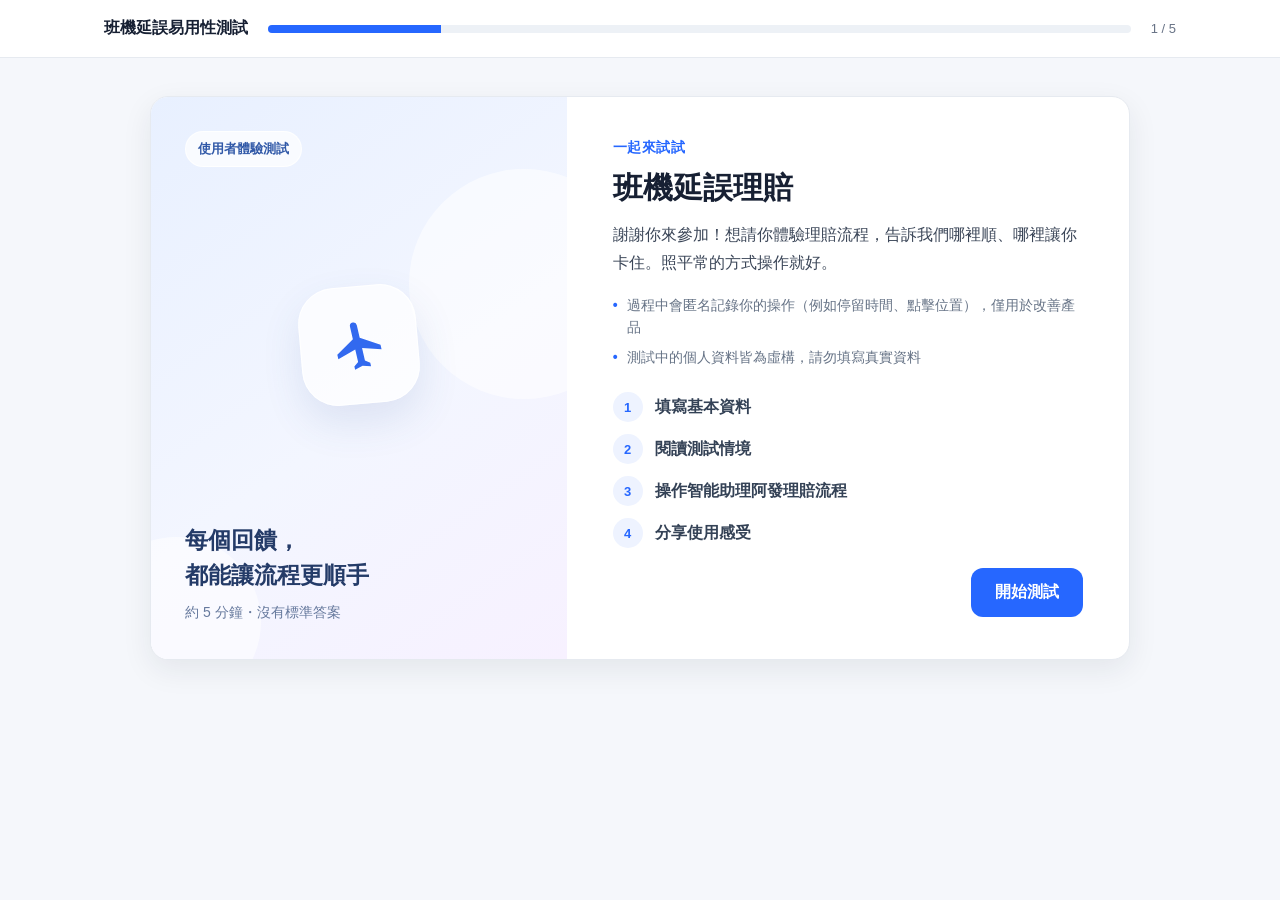
<file: public/index.html>
<!doctype html>
<html lang="zh-Hant">
<head>
  <meta charset="utf-8" />
  <meta name="viewport" content="width=device-width,initial-scale=1,viewport-fit=cover" />
  <title>班機延誤｜線上易用性測試</title>
  <style>
    :root{
      --bg:#f5f7fb; --card:#fff; --text:#172033; --muted:#687386;
      --line:#e6eaf0; --brand:#2667ff; --brand2:#1f56d8; --danger:#d92d20;
      --radius:18px; --shadow:0 10px 30px rgba(23,32,51,.08);
    }
    *{box-sizing:border-box}
    body{margin:0;font-family:-apple-system,BlinkMacSystemFont,"Segoe UI","Noto Sans TC",sans-serif;background:var(--bg);color:var(--text)}
    .shell{min-height:90vh;display:flex;flex-direction:column}
    header{background:#fff;border-bottom:1px solid var(--line);position:sticky;top:0;z-index:20}
    .top{max-width:1120px;margin:auto;padding:18px 24px;display:flex;gap:20px;align-items:center}
    .brand{font-weight:800;white-space:nowrap}
    .progress{height:8px;background:#edf1f6;border-radius:999px;overflow:hidden;flex:1}
    .progress>i{display:block;height:100%;background:var(--brand);width:20%;transition:.25s}
    .stepText{font-size:13px;color:var(--muted);white-space:nowrap}
    main{width:min(1120px,calc(100% - 32px));margin:28px auto 52px}
    .card{background:var(--card);border:1px solid var(--line);border-radius:var(--radius);box-shadow:var(--shadow);padding:32px}
    .welcomeCard{max-width:980px;margin:10px auto;padding:0;display:grid;grid-template-columns:.85fr 1.15fr;overflow:hidden}
    .welcomeVisual{position:relative;isolation:isolate;min-height:430px;padding:34px;display:flex;flex-direction:column;justify-content:space-between;overflow:hidden;background:linear-gradient(145deg,#e8f0ff 0%,#f3f6ff 55%,#f7f1ff 100%)}
    .welcomeVisual:before,.welcomeVisual:after{content:"";position:absolute;z-index:-1;border-radius:50%;background:rgba(255,255,255,.58)}
    .welcomeVisual:before{width:230px;height:230px;right:-72px;top:72px}
    .welcomeVisual:after{width:170px;height:170px;left:-60px;bottom:-48px}
    .welcomeVisualLabel{width:max-content;padding:8px 12px;border:1px solid rgba(255,255,255,.85);border-radius:999px;background:rgba(255,255,255,.7);color:#3159a8;font-size:13px;font-weight:700}
    .welcomePlane{width:118px;height:118px;margin:auto;display:grid;place-items:center;border:1px solid rgba(255,255,255,.9);border-radius:36px;background:rgba(255,255,255,.72);box-shadow:0 18px 40px rgba(56,91,160,.12);transform:rotate(-5deg)}
    .welcomePlane svg{width:56px;height:56px;fill:#3269ef;transform:rotate(-8deg)}
    .welcomeVisualText{margin:0;font-size:23px;font-weight:800;line-height:1.5;color:#243b68}
    .welcomeVisualMeta{margin:8px 0 0;color:#66799d;font-size:14px}
    .welcomeContent{padding:42px 46px;display:flex;flex-direction:column}
    .welcomeEyebrow{margin-bottom:12px;color:var(--brand);font-size:14px;font-weight:800;letter-spacing:.04em}
    .welcomeContent h1{font-size:30px;margin:0 0 14px}
    .welcomeContent>p:not(.consentNote){margin:0;line-height:1.8}
    .welcomeSteps{list-style:none;padding:0;margin:24px 0 0;display:grid;gap:12px}
    .welcomeSteps li{display:flex;align-items:center;gap:12px;color:#344256;font-weight:600}
    .welcomeSteps span{width:30px;height:30px;flex:none;display:grid;place-items:center;border-radius:50%;background:#eef3ff;color:var(--brand);font-size:13px;font-weight:800}
    .welcomeNotices{list-style:none;margin:16px 0 0;padding:0;display:grid;gap:7px;color:#667386;font-size:14px;line-height:1.6}
    .welcomeNotices li{position:relative;padding-left:14px}
    .welcomeNotices li:before{content:"•";position:absolute;left:0;color:var(--brand);font-weight:800}
    .welcomeContent .consentNote{margin:16px 0 0;font-size:13px}
    .welcomeContent .actions{margin-top:auto;padding-top:20px}
    .welcomeContent .primary{padding:14px 24px}
    .page{display:none}.page.active{display:block}
    h1{font-size:32px;line-height:1.25;margin:0 0 12px} h2{font-size:22px;margin:0 0 18px}
    p{line-height:1.8;color:#3b4658}
    .muted{color:var(--muted)}
    .notice{background:#f7f9fc;border:1px solid var(--line);padding:18px 20px;border-radius:14px;margin:22px 0}
    .noticeHeader{display:flex;justify-content:space-between;align-items:center;gap:12px}
    .noticeHeader button{flex:none;border-radius:999px;padding:8px 13px;font-size:13px;white-space:nowrap}
    .applicationFillStatus{margin:8px 0 0;font-size:12px;color:var(--muted)}
    .consentNote{font-size:14px;margin:20px 0 0;color:var(--muted)}
    .page[data-page="2"] .field{margin:0}
    .page[data-page="2"] .grid{gap:16px}
    .page[data-page="2"] .grid + .field,
    .page[data-page="2"] .field + .grid{margin-top:16px}
    .surveyGrid{display:grid;grid-template-columns:1fr;gap:20px}
    .surveyQuestion{min-width:0;margin:0;padding:0;border:0}
    .surveyQuestion legend{margin-bottom:9px;font-weight:700;font-size:15px;line-height:1.55}
    .surveyQuestion legend .questionNumber{color:var(--brand);margin-right:5px}
    .surveyOptions{display:grid;grid-template-columns:1fr;gap:8px}
    .surveyOptions>label,.surveyOptionWithDetails>label{display:flex;width:100%;align-items:center;gap:10px;margin:0;padding:11px 14px;border:1px solid var(--line);border-radius:12px;background:#fff;font-size:14px;font-weight:500;line-height:1.45;cursor:pointer}
    .surveyOptionWithDetails{display:grid;gap:8px}
    .surveyOptions input{width:auto;margin:0;accent-color:var(--brand)}
    .surveyQuestion--wide{grid-column:1/-1}
    .surveyConditional[hidden]{display:none}
    .surveyOtherWrap{margin-top:10px;max-width:440px}
    .surveyOptionWithDetails .surveyOtherWrap{margin:0 0 0 28px}
    .surveyOtherWrap label{display:block;margin-bottom:6px;font-size:13px;color:var(--muted)}
    .surveyOtherWrap input{width:100%;padding:10px 12px;border:1px solid var(--line);border-radius:10px;background:#fff;color:var(--ink);font:inherit}
    .surveyOtherWrap input:focus{outline:2px solid #9fc3ff;border-color:var(--brand)}
    .applicationGrid{display:flex;flex-direction:column;gap:8px;margin-top:12px}
    .applicationItem{display:flex;gap:8px;align-items:baseline;min-width:0;line-height:1.55}
    .applicationItem>span{flex:none;white-space:nowrap}
    .applicationItem b{min-width:0;font-weight:700;overflow-wrap:anywhere}
    .sampleData{margin-top:14px;padding-top:12px;border-top:1px solid var(--line)}
    .sampleDataTitle{display:block;margin-bottom:8px}
    .taskDataToolbar{display:flex;justify-content:space-between;align-items:center;gap:12px;flex-wrap:wrap;margin:16px 0 8px}
    .taskDetailsToggle{display:inline-flex;align-items:center;padding:6px 0;border:0;background:transparent;color:var(--brand);font:inherit;font-weight:700;cursor:pointer}
    .taskDetailsToggle::before,.taskBackground summary::before{content:"▸";display:inline-block;flex:none;margin-right:8px;font-size:18px;line-height:1;transition:transform .18s ease}
    .taskDetailsToggle[aria-expanded="true"]::before,.taskBackground[open] summary::before{transform:rotate(90deg)}
    .autofillActions{display:flex;align-items:center;justify-content:flex-end;flex-wrap:wrap;gap:8px}
    .autofillActions>button{flex:none;border-radius:999px;padding:9px 14px;font-size:13px;white-space:nowrap}
    .taskDetailsToggle:focus-visible{outline:2px solid var(--brand);outline-offset:3px;border-radius:5px}
    #personalDataContent[hidden]{display:none}
    #applicationFillStatus:empty{display:none}
    .srOnly{position:absolute;width:1px;height:1px;padding:0;margin:-1px;overflow:hidden;clip:rect(0,0,0,0);white-space:nowrap;border:0}
    .scenarioCard{max-width:700px;margin:0 auto;border-radius:32px}
    .scenarioEyebrow{display:inline-flex;margin-bottom:10px;color:var(--brand);font-size:13px;font-weight:800;letter-spacing:.04em}
    .scenarioCard h1{font-size:28px}
    .scenarioSection+.scenarioSection{margin-top:18px;border-top:1px solid var(--line);padding-top:14px}
    .scenarioSection h2{margin:0 0 6px;color:var(--brand);font-size:16px}
    .scenarioSection p{margin:0 0 10px}
    .scenarioSection p:last-child{margin-bottom:0}
    .operationTipCompletion{color:var(--brand);font-weight:700}
    .scenarioCountdown{min-height:22px;margin:18px 0 -14px;color:var(--brand);font-size:14px;font-weight:700;text-align:right}
    .scenarioCard #beginTaskBtn:disabled{background:#e7ebf2;color:#8590a2;opacity:1;cursor:not-allowed}
    .scenarioCard p{font-size:16px;line-height:1.9}
    .taskBackground{margin:0 0 12px;border-bottom:1px solid var(--line);padding-bottom:14px}
    .taskBackground summary{display:flex;align-items:center;list-style:none;cursor:pointer;color:var(--brand);font-weight:700}
    .taskBackground summary::-webkit-details-marker{display:none}
    .taskBackground[open] summary{margin-bottom:10px}
    .taskBriefCard{width:100%;max-width:560px;margin:0 auto 16px;border-radius:32px}
    .flowCard{width:100%;max-width:560px;margin:0 auto;padding:0;border:0;background:transparent;box-shadow:none}
    .flowInstructions{margin:0 0 18px}
    .actions{display:flex;justify-content:flex-end;gap:12px;margin-top:28px}
    button{border:0;border-radius:12px;padding:13px 20px;font-size:16px;font-weight:700;cursor:pointer}
    .primary{background:var(--brand);color:#fff}.primary:hover{background:var(--brand2)}
    .secondary{background:#eef3ff;color:var(--brand)}
    .ghost{background:#fff;border:1px solid var(--line);color:var(--text)}
    .danger{background:#fff2f1;color:var(--danger);border:1px solid #ffd5d2}
    label{font-weight:700;font-size:15px;display:block;margin-bottom:8px}
    .field{margin:20px 0}
    input,select,textarea{width:100%;border:1px solid #dfe4eb;border-radius:12px;padding:13px 14px;font-size:16px;background:#fff;color:var(--text)}
    select{
      -webkit-appearance:none;
      appearance:none;
      padding-left:24px;
      padding-right:48px;
      background-image:url("data:image/svg+xml,%3Csvg xmlns='http://www.w3.org/2000/svg' width='16' height='16' viewBox='0 0 24 24' fill='none' stroke='%23172033' stroke-width='2' stroke-linecap='round' stroke-linejoin='round'%3E%3Cpath d='m6 9 6 6 6-6'/%3E%3C/svg%3E");
      background-repeat:no-repeat;
      background-position:right 24px center;
      background-size:16px 16px;
    }
    textarea{min-height:110px;resize:vertical}
    .grid{display:grid;grid-template-columns:1fr 1fr;gap:10px}
    .radioRow{display:flex;gap:10px;flex-wrap:wrap}
    .radioRow label{font-weight:500;border:1px solid var(--line);padding:10px 14px;border-radius:12px;cursor:pointer;background:#fff}
    .radioRow input{width:auto;margin-right:6px}
    .taskLayout{display:grid;grid-template-columns:320px minmax(420px,1fr);gap:28px;align-items:start}
    .taskBrief{position:sticky;top:92px}
    .taskTag{display:inline-flex;align-items:center;background:#edf3ff;color:var(--brand);padding:7px 10px;border-radius:999px;font-weight:800;font-size:13px}
    .phoneWrap{display:flex;width:100%;min-width:0;justify-content:center}
    .phone{display:block;width:100%;max-width:none;min-width:0;flex:0 0 100%;height:auto;aspect-ratio:393/852;background:#fff;border:1px solid rgba(35,54,90,.1);border-radius:32px;box-shadow:0 22px 48px rgba(35,54,90,.2),0 4px 12px rgba(35,54,90,.1);overflow:hidden;position:relative}
    .phone:before{display:none}
    iframe{display:block;width:100%;height:100%;border:0;border-radius:inherit;background:#fff}
    .taskActions{grid-column:1/-1;display:flex;align-items:center;justify-content:space-between;gap:12px;width:100%;max-width:560px;margin:0 auto 24px;padding:12px 24px calc(12px + env(safe-area-inset-bottom));background:#fff;border:1px solid var(--line);border-radius:999px;box-shadow:var(--shadow)}
    .taskNavActions{display:flex;align-items:center;gap:8px}
    .taskActions button{border-radius:999px;padding:11px 18px;font-size:14px}
    .scale{display:grid;gap:7px}
    .scaleBounds{display:flex;justify-content:space-between;gap:12px;color:var(--muted);font-size:12px;font-weight:600;line-height:1.4}
    .scaleBounds span:last-child{text-align:right}
    .scaleOptions{display:grid;grid-template-columns:repeat(7,minmax(0,1fr));overflow:hidden;border:1px solid var(--brand);border-radius:5px}
    .scaleOptions label{position:relative;display:grid;place-items:center;min-width:0;height:40px;margin:0;padding:0;border:0;border-right:1px solid var(--brand);border-radius:0;background:#fff;color:var(--text);font-size:15px;font-weight:600;cursor:pointer}
    .scaleOptions label:last-child{border-right:0}
    .scaleOptions input{position:absolute;width:1px;height:1px;margin:0;padding:0;opacity:0}
    .scaleOptions label:has(input:checked){background:var(--brand);color:#fff}
    .scaleOptions label:focus-within{outline:2px solid var(--brand2);outline-offset:-3px}
    .hidden{display:none!important}
    .statusPill{display:inline-flex;padding:7px 10px;border-radius:999px;background:#f1f5f9;color:#475569;font-size:13px;font-weight:800}
    .taskActions button:disabled{opacity:.55;cursor:wait}
    @media(max-width:850px){
      .taskLayout{grid-template-columns:1fr}.taskBrief{position:static}.phone{width:100%;height:auto;aspect-ratio:393/852}.taskActions{grid-column:1;width:100%;margin:0 auto 24px;padding:12px 24px calc(12px + env(safe-area-inset-bottom))}
      .grid{grid-template-columns:1fr}.surveyGrid{grid-template-columns:1fr;gap:18px}.surveyQuestion--wide{grid-column:auto}.card{padding:22px}.flowCard{padding:0}.top{padding:14px 16px}h1{font-size:27px}
      .welcomeCard{grid-template-columns:1fr;margin:0 auto;padding:0}
      .welcomeVisual{min-height:230px;padding:22px 24px;display:grid;grid-template-columns:88px 1fr;grid-template-rows:auto 1fr;column-gap:18px;align-items:center}
      .welcomeVisualLabel{grid-column:1/-1;margin-bottom:16px}
      .welcomePlane{width:82px;height:82px;margin:0;border-radius:26px;grid-row:2}
      .welcomePlane svg{width:42px;height:42px}
      .welcomeVisualCopy{grid-column:2;grid-row:2}
      .welcomeVisualText{font-size:19px}
      .welcomeVisualMeta{font-size:13px}
      .welcomeContent{padding:28px 24px}
      .welcomeContent h1{font-size:26px}
      .welcomeContent .actions{margin-top:22px}
      .applicationGrid{gap:8px}
      .applicationItem{gap:4px;font-size:14px}
    }
    @media(max-width:560px){.taskActions{gap:8px;padding-left:12px;padding-right:12px}.taskNavActions{gap:6px}.taskActions button{padding:9px 10px;font-size:12px}.taskDataToolbar{align-items:flex-start;gap:8px}.taskDetailsToggle{font-size:13px}.autofillActions{width:100%;justify-content:flex-start;gap:6px}.autofillActions>button{padding:8px 10px;font-size:12px}}
  </style>
  <script src="config.js"></script>
</head>
<body>
<div class="shell">
<header>
  <div class="top">
    <div class="brand">班機延誤易用性測試</div>
    <div class="progress"><i id="progressBar"></i></div>
    <div class="stepText" id="stepText">1 / 5</div>
  </div>
</header>

<main>
  <section class="page active" data-page="1">
    <div class="card welcomeCard">
      <div class="welcomeVisual" aria-hidden="true">
        <span class="welcomeVisualLabel">使用者體驗測試</span>
        <div class="welcomePlane">
          <svg viewBox="0 0 24 24"><path d="M21 16v-2l-8-5V3.5a1.5 1.5 0 0 0-3 0V9l-8 5v2l8-2.5V19l-2 1.5V22l3.5-1 3.5 1v-1.5L13 19v-5.5L21 16z"/></svg>
        </div>
        <div class="welcomeVisualCopy">
          <p class="welcomeVisualText">每個回饋，<br>都能讓流程更順手</p>
          <p class="welcomeVisualMeta">約 5 分鐘・沒有標準答案</p>
        </div>
      </div>
      <div class="welcomeContent">
        <span class="welcomeEyebrow">一起來試試</span>
        <h1>班機延誤理賠</h1>
        <p>謝謝你來參加！想請你體驗理賠流程，告訴我們哪裡順、哪裡讓你卡住。照平常的方式操作就好。</p>
        <ul class="welcomeNotices" aria-label="測試提醒">
          <li>過程中會匿名記錄你的操作（例如停留時間、點擊位置），僅用於改善產品</li>
          <li>測試中的個人資料皆為虛構，請勿填寫真實資料</li>
        </ul>
        <ol class="welcomeSteps">
          <li><span>1</span>填寫基本資料</li>
          <li><span>2</span>閱讀測試情境</li>
          <li><span>3</span>操作智能助理阿發理賠流程</li>
          <li><span>4</span>分享使用感受</li>
        </ol>
        <div class="actions"><button class="primary" id="startBtn">開始測試</button></div>
      </div>
    </div>
  </section>

  <section class="page" data-page="2">
    <div class="card">
      <h2>操作前｜基本資料</h2>
      <div class="surveyGrid">
        <fieldset class="surveyQuestion surveyQuestion--wide">
          <legend><span class="questionNumber">1.</span>過去 1 年，你搭乘飛機的次數（單趟算一次）</legend>
          <div class="surveyOptions">
            <label><input name="flightFrequency" type="radio" value="0 次">0 次</label>
            <label><input name="flightFrequency" type="radio" value="1–2 次">1–2 次</label>
            <label><input name="flightFrequency" type="radio" value="3–5 次">3–5 次</label>
            <label><input name="flightFrequency" type="radio" value="6 次以上">6 次以上</label>
          </div>
        </fieldset>
        <fieldset class="surveyQuestion surveyQuestion--wide">
          <legend><span class="questionNumber">2.</span>過去 1 年，你購買旅遊險的次數？</legend>
          <div class="surveyOptions">
            <label><input name="insuranceFrequency" type="radio" value="0 次">0 次</label>
            <label><input name="insuranceFrequency" type="radio" value="1–2 次">1–2 次</label>
            <label><input name="insuranceFrequency" type="radio" value="3–5 次">3–5 次</label>
            <label><input name="insuranceFrequency" type="radio" value="6 次以上">6 次以上</label>
          </div>
        </fieldset>
        <fieldset class="surveyQuestion surveyQuestion--stacked">
          <legend><span class="questionNumber">3.</span>搭乘飛機時，你平常較常使用哪種登機證？</legend>
          <div class="surveyOptions">
            <label><input name="boardingPassPreference" type="radio" value="紙本登機證">紙本登機證</label>
            <label><input name="boardingPassPreference" type="radio" value="電子登機證／QR Code">電子登機證／QR Code</label>
            <label><input name="boardingPassPreference" type="radio" value="兩種都會使用">兩種都會使用</label>
            <label><input name="boardingPassPreference" type="radio" value="我沒有搭過飛機">我沒有搭過飛機</label>
          </div>
        </fieldset>
        <fieldset class="surveyQuestion surveyQuestion--wide surveyConditional" id="paperSourcesField" hidden>
          <legend><span class="questionNumber">4.</span>如果使用紙本登機證，你通常如何取得？（複選）</legend>
          <div class="surveyOptions">
            <label><input name="paperBoardingPassSources" type="checkbox" value="自己事先列印">自己事先列印</label>
            <label><input name="paperBoardingPassSources" type="checkbox" value="機場自助報到機列印">機場自助報到機列印</label>
            <label><input name="paperBoardingPassSources" type="checkbox" value="報到／托運行李時由櫃檯列印">報到／托運行李時由櫃檯列印</label>
            <label><input name="paperBoardingPassSources" type="checkbox" value="其他">其他</label>
          </div>
          <div class="surveyOtherWrap" id="paperOtherWrap" hidden>
            <label for="paperBoardingPassOther">請補充其他取得方式</label>
            <input id="paperBoardingPassOther" type="text" maxlength="120" placeholder="請填寫其他方式" />
          </div>
        </fieldset>
        <fieldset class="surveyQuestion surveyQuestion--wide surveyConditional" id="electronicSourcesField" hidden>
          <legend><span class="questionNumber">5.</span>如果使用電子登機證，你通常從哪裡取得或保存？（複選）</legend>
          <div class="surveyOptions">
            <label><input name="electronicBoardingPassSources" type="checkbox" value="航空公司 App">航空公司 App</label>
            <label><input name="electronicBoardingPassSources" type="checkbox" value="Apple Wallet／Google Wallet 等手機錢包">Apple Wallet／Google Wallet 等手機錢包</label>
            <label><input name="electronicBoardingPassSources" type="checkbox" value="Email">Email</label>
            <label><input name="electronicBoardingPassSources" type="checkbox" value="截圖／儲存在相簿">截圖／儲存在相簿</label>
            <label><input name="electronicBoardingPassSources" type="checkbox" value="其他">其他</label>
          </div>
          <div class="surveyOtherWrap" id="electronicOtherWrap" hidden>
            <label for="electronicBoardingPassOther">請補充其他取得或保存方式</label>
            <input id="electronicBoardingPassOther" type="text" maxlength="120" placeholder="請填寫其他方式" />
          </div>
        </fieldset>
        <fieldset class="surveyQuestion surveyQuestion--wide">
          <legend><span class="questionNumber">6.</span>旅程結束後，你通常會保留登機證嗎？</legend>
          <div class="surveyOptions">
            <label><input name="boardingPassRetention" type="radio" value="會，通常會保留">會，通常會保留</label>
            <label><input name="boardingPassRetention" type="radio" value="有需要時才會保留">有需要時才會保留</label>
            <label><input name="boardingPassRetention" type="radio" value="通常不會保留">通常不會保留</label>
            <label><input name="boardingPassRetention" type="radio" value="我忘記了">我忘記了</label>
          </div>
        </fieldset>
        <fieldset class="surveyQuestion surveyQuestion--wide">
          <legend><span class="questionNumber">7.</span>你有申請過旅遊險的理賠嗎？</legend>
          <div class="surveyOptions">
            <label><input name="travelInsuranceClaimExperience" type="radio" value="沒有">沒有</label>
            <label><input name="travelInsuranceClaimExperience" type="radio" value="有，1 次">有，1 次</label>
            <label><input name="travelInsuranceClaimExperience" type="radio" value="有，2 次以上">有，2 次以上</label>
          </div>
        </fieldset>
        <fieldset class="surveyQuestion surveyQuestion--wide">
          <legend><span class="questionNumber">8.</span>你有申請過其他保險的理賠嗎？</legend>
          <div class="surveyOptions">
            <label><input name="otherInsuranceClaimExperience" type="radio" value="沒有">沒有</label>
            <label><input name="otherInsuranceClaimExperience" type="radio" value="有，1 次">有，1 次</label>
            <label><input name="otherInsuranceClaimExperience" type="radio" value="有，2 次以上">有，2 次以上</label>
          </div>
        </fieldset>
      </div>
      <div class="actions">
        <button class="ghost" onclick="go(1)">上一步</button>
        <button class="primary" id="profileBtn">繼續</button>
      </div>
    </div>
  </section>

  <section class="page" data-page="3">
    <div class="card scenarioCard">
      <span class="scenarioEyebrow">任務情境</span>
      <h1>使用智能助理阿發完成班機延誤理賠申請</h1>
      <div id="scenarioCopy"></div>
      <p class="scenarioCountdown" id="scenarioCountdown" role="status" aria-live="polite"></p>
      <div class="actions">
        <button class="ghost" id="backScenarioBtn">上一步</button>
        <button class="primary" id="beginTaskBtn" disabled aria-describedby="scenarioCountdown">開始測試</button>
      </div>
    </div>
  </section>

  <section class="page" data-page="4">
    <div class="taskActions">
      <div class="statusPill" id="taskStatus">進行中</div>
      <div class="taskNavActions">
        <button class="ghost" id="backTaskBtn">返回上一步</button>
        <button class="ghost" id="retryTaskBtn" type="button" title="重新開始阿發理賠流程" aria-label="重新開始阿發理賠流程">重試</button>
        <button class="primary" id="giveUpBtn">我已完成</button>
      </div>
    </div>
    <div class="card taskBriefCard">
      <h2>本次任務資料</h2>
      <details class="taskBackground">
        <summary>查看情境背景</summary>
        <div id="taskCopy"></div>
      </details>
      <div class="taskDataToolbar">
        <button class="taskDetailsToggle" id="personalDataToggle" type="button" aria-expanded="false" aria-controls="personalDataContent">查看詳細個人資料</button>
        <div class="autofillActions" role="group" aria-label="測試資料代入">
          <button class="secondary" type="button" data-autofill-scope="otp" title="只代入目前開啟的動態密碼欄位">代入動態密碼</button>
          <button class="secondary" type="button" data-autofill-scope="flight" title="只代入目前開啟的班機資料表單">代入班機資訊</button>
          <button class="secondary" type="button" data-autofill-scope="bank" title="只代入目前開啟的銀行資料表單">代入銀行資訊</button>
        </div>
      </div>
      <p class="applicationFillStatus" id="applicationFillStatus" role="status" aria-live="polite"></p>
      <div id="personalDataContent" hidden>
      <div class="notice" id="applicationData">
        <div class="noticeHeader"><b>申請資料</b></div>
        <div class="applicationGrid">
          <div class="applicationItem" data-fill-label="銀行" data-fill-value="013 國泰世華商業銀行"><span>銀行：</span><b>013 國泰世華商業銀行</b></div>
          <div class="applicationItem" data-fill-label="分行名稱" data-fill-value="新竹分行"><span>分行名稱：</span><b>新竹分行</b></div>
          <div class="applicationItem" data-fill-label="匯款帳號" data-fill-value="0001907088923"><span>匯款帳號：</span><b>0001907088923</b></div>
          <div class="applicationItem" data-fill-label="身分證" data-fill-value="A123456789"><span>身分證：</span><b>A123456789</b></div>
          <div class="applicationItem hidden" data-login-only hidden data-fill-label="登入密碼" data-fill-value="Test1234"><span>登入密碼：</span><b>Test1234</b></div>
          <div class="applicationItem" data-fill-label="動態密碼" data-fill-value="123123"><span>動態密碼：</span><b>123123</b></div>
        </div>
        <div class="sampleData" id="flightData" hidden>
          <b class="sampleDataTitle">航班資料範例</b>
          <div class="applicationGrid">
            <div class="applicationItem" data-fill-label="乘客姓名" data-fill-value="TARO TEST"><span>乘客姓名：</span><b>TARO TEST</b></div>
            <div class="applicationItem" data-fill-label="航班編號" data-fill-value="TEST-001"><span>航班編號：</span><b>TEST-001</b></div>
            <div class="applicationItem" data-fill-label="航線" data-fill-value="大阪關西（KIX）→桃園（TPE）"><span>航線：</span><b>大阪關西（KIX）→桃園（TPE）</b></div>
            <div class="applicationItem" data-fill-label="起飛日期" data-fill-value="2026/09/30 12:00"><span>起飛日期：</span><b>2026/09/30 12:00</b></div>
          </div>
        </div>
      </div>
      </div>
    </div>
    <div class="card flowCard">
      <div class="phoneWrap">
        <div class="phone"><iframe id="flowFrame" title="智能助理阿發班機延誤流程"></iframe></div>
      </div>
    </div>
  </section>

  <section class="page" data-page="5">
    <div class="card">
      <h2>聊聊剛才的體驗</h2>
      <div class="field">
        <label>1. 整體而言，我覺得剛才的理賠申請流程容易完成。</label>
        <div class="scale" id="easeAgreementScale"></div>
      </div>
      <div class="field">
        <label>2. 完成剛才的操作後，你有多確定理賠申請已成功送出？</label>
        <div class="scale" id="submissionConfidenceScale"></div>
      </div>
      <div class="field">
        <label for="completionEvidence" id="completionEvidenceLabel">3. 依據第 2 題回答</label>
        <textarea id="completionEvidence" placeholder="請先回答第 2 題"></textarea>
      </div>
      <div id="groupBQuestions" class="hidden">
        <div class="field">
          <label>4. 剛才看到「登機證無法辨識」的畫面時，這個畫面有告訴你原因嗎？</label>
          <div class="surveyOptions">
            <div class="surveyOptionWithDetails">
              <label><input type="radio" name="failureCause" value="有，畫面說明了原因">有，畫面說明了原因（請簡述）</label>
              <div class="surveyOtherWrap" id="failureCauseOtherWrap" hidden>
                <label for="failureCauseOther">請簡述畫面說明的原因</label>
                <input id="failureCauseOther" type="text" maxlength="200" placeholder="請簡單描述畫面上的說明" />
              </div>
            </div>
            <label><input type="radio" name="failureCause" value="畫面有提到可能的原因，但不夠明確">畫面有提到可能的原因，但不夠明確</label>
            <label><input type="radio" name="failureCause" value="畫面沒有說明原因">畫面沒有說明原因</label>
            <label><input type="radio" name="failureCause" value="我沒有仔細看畫面">我沒有仔細看畫面</label>
          </div>
        </div>
        <div class="field surveyConditional" id="nextStepClarityField" hidden>
          <label>5. 第一次看到登機證辨識失敗時，你有多清楚接下來該怎麼做？</label>
          <div class="scale" id="nextStepClarityScale"></div>
        </div>
        <div class="field">
          <label for="delayProofPlan">6. 如果當下手上沒有班機延誤證明，你會怎麼取得？</label>
          <textarea id="delayProofPlan" placeholder="請描述你會如何取得"></textarea>
        </div>
      </div>
      <div class="field">
        <label>7. 下列哪些情況可以透過阿發申請班機延誤理賠？（可複選）</label>
        <div class="surveyOptions">
          <label><input type="checkbox" name="eligibilityScenarios" value="我自己投保，且要保人和被保險人都是我">我自己投保，且要保人和被保險人都是我</label>
          <label><input type="checkbox" name="eligibilityScenarios" value="我和家人一起投保">我和家人一起投保</label>
          <label><input type="checkbox" name="eligibilityScenarios" value="班機延誤後，我最後仍搭乘原班機">班機延誤後，我最後仍搭乘原班機</label>
          <label><input type="checkbox" name="eligibilityScenarios" value="班機延誤後，我最後沒有搭乘原班機">班機延誤後，我最後沒有搭乘原班機</label>
          <label><input type="checkbox" name="eligibilityScenarios" value="我想同時申請班機延誤和其他旅平險理賠">我想同時申請班機延誤和其他旅平險理賠</label>
        </div>
      </div>
      <div class="field">
        <label>8. 如果未來再次遇到班機延誤，我有信心能透過阿發獨立完成理賠申請。</label>
        <div class="scale" id="independentConfidenceScale"></div>
      </div>
      <div class="field">
        <label for="hesitationFeedback">9. 剛才有沒有讓你猶豫或不確定的地方？如果有，請說明。</label>
        <textarea id="hesitationFeedback" placeholder="選填"></textarea>
      </div>
      <div class="actions"><button class="primary" id="finishBtn">送出回饋</button></div>
    </div>
  </section>

  <section class="page" data-page="6">
    <div class="card" style="text-align:center;padding:24px 24px">
      <div style="font-size:54px">✓</div>
      <h1>感謝你的參與</h1>
      <p id="finishMessage">謝謝你來幫忙，這次測試完成了！</p>
    </div>
  </section>
</main>
</div>

<script>
const API = location.origin;
const LOCAL_PREVIEW = location.protocol === "file:";
const FLOW_URL = (window.APP_CONFIG && APP_CONFIG.FLOW_URL) || (LOCAL_PREVIEW
  ? new URL("./flow/index.html", location.href).href
  : new URL("/flow/", location.origin).href);
let currentPage = 1, session = null, taskCompletionInProgress = false, taskRetryCount = 0, taskStarted = false, flowFrameReady = false, pendingAutofillData = null, lastFlowScreen = null, scenarioCountdownTimer = null, scenarioCountdownDeadline = 0, scenarioCountdownComplete = false;
const TOTAL_STEPS = 5;
const SCENARIO_READING_DURATION_MS = 40000;

const localPreviewNotice = document.getElementById("localPreviewNotice");
const flowFrame = document.getElementById("flowFrame");
if (LOCAL_PREVIEW && localPreviewNotice) localPreviewNotice.classList.remove("hidden");

function selected(name){ return document.querySelector(`input[name="${name}"]:checked`)?.value || ""; }
function selectedMany(name){ return [...document.querySelectorAll(`input[name="${name}"]:checked`)].map(input=>input.value); }
function updateOtherSourceQuestions(){
  const paperOther=selectedMany("paperBoardingPassSources").includes("其他");
  const electronicOther=selectedMany("electronicBoardingPassSources").includes("其他");
  document.getElementById("paperOtherWrap").hidden=!paperOther;
  document.getElementById("electronicOtherWrap").hidden=!electronicOther;
  if(!paperOther) document.getElementById("paperBoardingPassOther").value="";
  if(!electronicOther) document.getElementById("electronicBoardingPassOther").value="";
}
function updateBoardingSourceQuestions(){
  const preference=selected("boardingPassPreference");
  const showPaper=["紙本登機證","兩種都會使用"].includes(preference);
  const showElectronic=["電子登機證／QR Code","兩種都會使用"].includes(preference);
  document.getElementById("paperSourcesField").hidden=!showPaper;
  document.getElementById("electronicSourcesField").hidden=!showElectronic;
  if(!showPaper) document.querySelectorAll('input[name="paperBoardingPassSources"]').forEach(input=>input.checked=false);
  if(!showElectronic) document.querySelectorAll('input[name="electronicBoardingPassSources"]').forEach(input=>input.checked=false);
  updateOtherSourceQuestions();
}
function go(n){
  if(n===3){
    startScenarioCountdown();
  }else if(currentPage===3&&scenarioCountdownTimer){
    clearInterval(scenarioCountdownTimer);
    scenarioCountdownTimer=null;
    scenarioCountdownDeadline=0;
  }
  currentPage = n;
  document.querySelectorAll(".page").forEach(p=>p.classList.toggle("active", +p.dataset.page===n));
  const shown = Math.min(n,TOTAL_STEPS);
  document.getElementById("progressBar").style.width=(shown/TOTAL_STEPS*100)+"%";
  document.getElementById("stepText").textContent=n<=TOTAL_STEPS?`${n} / ${TOTAL_STEPS}`:"完成";
  scrollTo({top:0,behavior:"smooth"});
}
function startScenarioCountdown(){
  const button=document.getElementById("beginTaskBtn"),status=document.getElementById("scenarioCountdown");
  if(scenarioCountdownComplete){button.disabled=false;return;}
  if(scenarioCountdownTimer)return;
  scenarioCountdownDeadline=Date.now()+SCENARIO_READING_DURATION_MS;
  button.disabled=true;
  let previousText="";
  const update=()=>{
    const remainingMs=Math.max(0,scenarioCountdownDeadline-Date.now());
    if(remainingMs===0){
      clearInterval(scenarioCountdownTimer);
      scenarioCountdownTimer=null;
      scenarioCountdownComplete=true;
      button.disabled=false;
      status.textContent="閱讀時間已結束，可以繼續測試。";
      return;
    }
    const remainingSeconds=Math.ceil(remainingMs/1000),minutes=String(Math.floor(remainingSeconds/60)).padStart(2,"0"),seconds=String(remainingSeconds%60).padStart(2,"0"),text=`請閱讀任務情境，倒數 ${minutes}:${seconds}`;
    if(text!==previousText){status.textContent=text;previousText=text;}
  };
  update();
  scenarioCountdownTimer=setInterval(update,250);
}
function scale(id,name,leftLabel,rightLabel){
  const el=document.getElementById(id);
  el.innerHTML=`<div class="scaleBounds" aria-hidden="true"><span>${leftLabel}</span><span>${rightLabel}</span></div><div class="scaleOptions" role="radiogroup" aria-label="${leftLabel}到${rightLabel}">${[1,2,3,4,5,6,7].map(n=>`<label><input type="radio" name="${name}" value="${n}" aria-label="${n}">${n}</label>`).join("")}</div>`;
}
scale("easeAgreementScale","easeAgreement","非常不同意","非常同意");
scale("submissionConfidenceScale","submissionConfidence","非常不確定","非常確定");
scale("nextStepClarityScale","nextStepClarity","完全不清楚","非常清楚");
scale("independentConfidenceScale","independentConfidence","非常不同意","非常同意");
let completionEvidenceBranch=null;
document.querySelectorAll('input[name="submissionConfidence"]').forEach(input=>input.addEventListener("change",()=>{
  const score=Number(selected("submissionConfidence"));
  const label=document.getElementById("completionEvidenceLabel");
  const textarea=document.getElementById("completionEvidence");
  const branch=score>=5?"certain":"uncertain";
  if(completionEvidenceBranch&&completionEvidenceBranch!==branch) textarea.value="";
  completionEvidenceBranch=branch;
  const prompt=score>=5
    ? {label:"3. 是看到什麼讓你確定申請已送出？",placeholder:"請描述讓你確定申請已送出的訊息或畫面"}
    : {label:"3. 是什麼部分讓你難以確定？如果要讓你更確定，畫面還需要出現什麼？",placeholder:"請描述讓你難以確定的部分，以及希望畫面補充的資訊"};
  label.textContent=prompt.label;
  textarea.placeholder=prompt.placeholder;
}));
document.querySelectorAll('input[name="failureCause"]').forEach(input=>input.addEventListener("change",()=>{
  const failureCause=selected("failureCause");
  const needsExplanation=failureCause==="有，畫面說明了原因";
  const needsClarity=["有，畫面說明了原因","畫面有提到可能的原因，但不夠明確"].includes(failureCause);
  document.getElementById("failureCauseOtherWrap").hidden=!needsExplanation;
  if(!needsExplanation) document.getElementById("failureCauseOther").value="";
  document.getElementById("nextStepClarityField").hidden=!needsClarity;
  if(!needsClarity) document.querySelectorAll('input[name="nextStepClarity"]').forEach(input=>input.checked=false);
}));

async function api(path, opts={}){
  if(LOCAL_PREVIEW){
    if(path==="/api/sessions"){
      return {
        id: globalThis.crypto?.randomUUID?.() || `preview-${Date.now()}-${Math.random().toString(36).slice(2)}`,
        group_code: Math.random()<0.5 ? "A" : "B"
      };
    }
    return {ok:true};
  }
  const res = await fetch(API+path,{headers:{"Content-Type":"application/json",...(opts.headers||{})},...opts});
  if(!res.ok) throw new Error(await res.text());
  return res.json();
}

document.getElementById("startBtn").onclick=()=>{
  go(2);
};

function sendPendingAutofill(){
  if(!flowFrameReady||!pendingAutofillData||!flowFrame.contentWindow) return;
  flowFrame.contentWindow.postMessage({type:"flight-delay-autofill",...pendingAutofillData},"*");
  pendingAutofillData=null;
}

document.querySelectorAll("[data-autofill-scope]").forEach(button=>button.addEventListener("click",()=>{
  const scope=button.dataset.autofillScope;
  const getValue=(container,label)=>{
    const item=document.querySelector(`${container} [data-fill-label="${label}"]`);
    const source=document.querySelector(container);
    return item&&source&&!source.hidden&&!item.hidden&&!item.classList.contains("hidden")?item.dataset.fillValue||"":"";
  };
  let data={};
  if(scope==="otp") data={otp:getValue("#applicationData","動態密碼")};
  if(scope==="bank") data={bankCode:getValue("#applicationData","銀行").slice(0,3),branch:getValue("#applicationData","分行名稱"),bankAccount:getValue("#applicationData","匯款帳號")};
  if(scope==="flight"){
    const route=getValue("#flightData","航線"),routeCodes=[...route.matchAll(/[（(]([A-Z]{3})[）)]/g)].map(match=>match[1]);
    const flightTime=getValue("#flightData","起飛日期");
    const [flightDate="",flightHour=""]=flightTime.split(" ");
    const [flightYear="",flightMonth="",flightDay=""]=flightDate.split("/");
    data={passenger:getValue("#flightData","乘客姓名"),flight:getValue("#flightData","航班編號"),origin:routeCodes[0]||"",destination:routeCodes[1]||"",year:flightYear,date:flightMonth&&flightDay?`${flightMonth}/${flightDay}`:"",scheduledDate:flightDate,scheduledHour:flightHour};
  }
  pendingAutofillData={scope,data};
  const status=document.getElementById("applicationFillStatus");
  if(!flowFrameReady){status.textContent="智能助理阿發畫面載入中，載入完成後會代入對應資料。";return;}
  sendPendingAutofill();
  status.textContent="資料代入中…";
}));

document.querySelectorAll('input[name="boardingPassPreference"]').forEach(input=>input.addEventListener("change",updateBoardingSourceQuestions));
document.querySelectorAll('input[name="paperBoardingPassSources"],input[name="electronicBoardingPassSources"]').forEach(input=>input.addEventListener("change",updateOtherSourceQuestions));
document.getElementById("personalDataToggle").addEventListener("click",(event)=>{
  const button=event.currentTarget;
  const expanded=button.getAttribute("aria-expanded")==="true";
  button.setAttribute("aria-expanded",String(!expanded));
  document.getElementById("personalDataContent").hidden=expanded;
});

document.getElementById("profileBtn").onclick=async()=>{
  const preference=selected("boardingPassPreference");
  const profile={
    flight_frequency:selected("flightFrequency"),
    travel_insurance_frequency:selected("insuranceFrequency"),
    boarding_pass_preference:preference,
    paper_boarding_pass_sources:selectedMany("paperBoardingPassSources"),
    paper_boarding_pass_sources_other:document.getElementById("paperBoardingPassOther").value.trim(),
    electronic_boarding_pass_sources:selectedMany("electronicBoardingPassSources"),
    electronic_boarding_pass_sources_other:document.getElementById("electronicBoardingPassOther").value.trim(),
    boarding_pass_retention:selected("boardingPassRetention"),
    travel_insurance_claim_experience:selected("travelInsuranceClaimExperience"),
    other_insurance_claim_experience:selected("otherInsuranceClaimExperience")
  };
  const hasPaperQuestion=["紙本登機證","兩種都會使用"].includes(preference);
  const hasElectronicQuestion=["電子登機證／QR Code","兩種都會使用"].includes(preference);
  if(!profile.flight_frequency||!profile.travel_insurance_frequency||!preference||!profile.boarding_pass_retention||!profile.travel_insurance_claim_experience||!profile.other_insurance_claim_experience) return alert("請先完成第 1、2、3、6、7、8 題。");
  if(hasPaperQuestion&&!profile.paper_boarding_pass_sources.length) return alert("請完成第 4 題。");
  if(hasElectronicQuestion&&!profile.electronic_boarding_pass_sources.length) return alert("請完成第 5 題。");
  if(profile.paper_boarding_pass_sources.includes("其他")&&!profile.paper_boarding_pass_sources_other) return alert("請補充第 4 題的其他取得方式。");
  if(profile.electronic_boarding_pass_sources.includes("其他")&&!profile.electronic_boarding_pass_sources_other) return alert("請補充第 5 題的其他取得或保存方式。");
  session = await api("/api/sessions",{method:"POST",body:JSON.stringify({
    viewport:`${innerWidth}x${innerHeight}`, user_agent:navigator.userAgent
  })});
  const profileRecorded=await sendEvent("pre_task_profile",profile);
  if(!profileRecorded) return alert("基本資料尚未成功儲存，請確認網路連線後再按繼續。");
  taskRetryCount = 0;
  taskStarted = false;
  taskCompletionInProgress = false;
  scenarioCountdownComplete = false;
  flowFrameReady=false;
  pendingAutofillData=null;
  lastFlowScreen=null;
  flowFrame.src="about:blank";
  document.getElementById("taskStatus").textContent="進行中";
  document.getElementById("beginTaskBtn").textContent="開始測試";
  document.getElementById("retryTaskBtn").disabled = false;
  document.getElementById("retryTaskBtn").setAttribute("aria-label", "重新開始阿發理賠流程");
  setupTask();
  go(3);
};

function setupTask(){
  const group=session.group_code;
  document.getElementById("flightData").hidden=false;
  document.querySelectorAll("[data-login-only]").forEach((item)=>{
    const showForGroupB=group==="B";
    item.hidden=!showForGroupB;
    item.classList.toggle("hidden",!showForGroupB);
  });
  const situation = `<p>你剛結束日本旅遊並返回台北。回程航班日期為 <b>2026/09/30</b>，當天班機延誤約 <b>5 小時</b> 後才順利返台。</p>` + (group==="A"
   ? `<p>你已購買國泰產險的旅遊平安險，手上仍保留 <b>紙本登機證</b>，但目前還不是國泰產險會員。</p>`
   : `<p>你已購買國泰產險的旅遊平安險，手上保留的是航空公司 App／手機錢包中的 <b>電子登機證 QR Code</b>，但目前還不是國泰產險會員。</p>`);
  const task = `<p>請先完成 <b>國泰產險會員註冊</b>，再透過阿發申請 <b>班機延誤理賠</b>，依照畫面完成你認為需要的操作。</p>`;
  const operationTip = `<section class="scenarioSection"><h2>操作提示</h2><p>測試過程中的 <b>動態密碼（OTP）為 123123</b>；銀行帳號與班機資訊皆可使用「<b>測試資料一鍵代入</b>」。<b>會員註冊時也不需要輸入真實個人資料，請使用任意相同格式的資料填寫即可。</b></p><p class="operationTipCompletion">當你認為任務已完成時，請點擊上方「<b>我已完成</b>」。</p></section>`;
  document.getElementById("scenarioCopy").innerHTML = `<section class="scenarioSection"><h2>情境</h2>${situation}</section><section class="scenarioSection"><h2>任務</h2>${task}</section>${operationTip}`;
  document.getElementById("taskCopy").innerHTML = `<section class="scenarioSection"><h2>情境</h2>${situation}</section><section class="scenarioSection"><h2>任務</h2>${task}</section>${operationTip}`;
  document.getElementById("groupBQuestions").classList.toggle("hidden",group!=="B");
}

function startTask(){
  if(taskStarted) return;
  taskStarted=true;
  document.getElementById("beginTaskBtn").textContent="繼續測試";
  flowFrameReady=false;
  lastFlowScreen=null;
  const group=session.group_code;
  const url = new URL(FLOW_URL);
  url.searchParams.set("research","1"); url.searchParams.set("group",group); url.searchParams.set("session",session.id);
  flowFrame.src=url.toString();
  sendEvent("task_start",{group});
}

document.getElementById("beginTaskBtn").onclick=()=>{ if(!scenarioCountdownComplete)return; go(4); startTask(); };
document.getElementById("backScenarioBtn").onclick=()=>{ sendEvent("back",{source:"scenario-page"}); go(2); };
document.getElementById("backTaskBtn").onclick=()=>{ sendEvent("back",{source:"task-page"}); go(3); };
document.getElementById("retryTaskBtn").onclick=async(event)=>{
  const button=event.currentTarget;
  if(!session || taskCompletionInProgress || button.disabled) return;
  button.disabled=true;
  const nextCount=taskRetryCount+1;
  const recorded=await sendEvent("retry",{source:"task-footer",attempt:nextCount});
  if(recorded){
    taskRetryCount=nextCount;
    const url=new URL(FLOW_URL);
    url.searchParams.set("research","1");
    url.searchParams.set("group",session.group_code);
    url.searchParams.set("session",session.id);
    url.searchParams.set("retry",String(taskRetryCount));
    flowFrameReady=false;
    pendingAutofillData=null;
    lastFlowScreen=null;
    flowFrame.src=url.toString();
    document.getElementById("taskStatus").textContent="進行中";
    document.getElementById("beginTaskBtn").textContent="繼續測試";
  }else{
    alert("重試紀錄沒有成功送出，請確認網路後再試。");
  }
  button.disabled=taskCompletionInProgress;
};

async function sendEvent(event_name, meta={}, page_id=null, page_name=null){
  if(!session) return false;
  try{
    await api("/api/events",{method:"POST",body:JSON.stringify({session_id:session.id,event_name,page_id,page_name,meta})});
    return true;
  }catch(e){ return false; }
}

async function completeTask(source, event={}){
  if(taskCompletionInProgress || !session) return;
  taskCompletionInProgress = true;
  const eventMeta = source === "flow" ? (event.meta || {}) : {source:"participant-button"};
  const pageId=event.page_id||(source==="participant"?lastFlowScreen?.page_id||"participant-task-page":null),pageName=event.page_name||(source==="participant"?lastFlowScreen?.page_name||"阿發畫面（未記錄）":null);
  await sendEvent("task_success",eventMeta,pageId,pageName);
  document.getElementById("taskStatus").textContent="任務已完成";
  await api(`/api/sessions/${session.id}/finish`,{method:"POST",body:JSON.stringify({status:"completed",abandon_location:null})});
  go(5);
}

window.addEventListener("message", async (ev)=>{
  const allowed = new URL(FLOW_URL).origin;
  if(ev.source!==flowFrame.contentWindow||ev.origin!==allowed) return;
  const d=ev.data||{};
  if(d.type==="flight-delay-flow-ready"){
    flowFrameReady=true;
    sendPendingAutofill();
    return;
  }
  if(d.type==="flight-delay-autofill-complete"){
    document.getElementById("applicationFillStatus").textContent=d.filled
      ? `已將「${d.screen||"本頁"}」的虛構資料代入，請檢查欄位後繼續操作。`
      : d.message||"目前畫面沒有可代入的欄位。請先開啟對應表單，再點選一次。";
    return;
  }
  if(d.type!=="flight-delay-research") return;
  if(d.event==="page_view")lastFlowScreen={page_id:d.page_id||null,page_name:d.page_name||d.page_id||"未知畫面"};
  if(d.event==="task_success"){
    await completeTask("flow",d);
    return;
  }
  await sendEvent(d.event,d.meta||{},d.page_id||null,d.page_name||null);
});

document.getElementById("giveUpBtn").onclick=async()=>{
  if(!confirm("已完成操作，要前往回饋頁嗎？")) return;
  await completeTask("participant");
};

document.getElementById("finishBtn").onclick=async()=>{
  const easeAgreement=selected("easeAgreement"),submissionConfidence=selected("submissionConfidence");
  const completionEvidence=document.getElementById("completionEvidence").value.trim();
  const isGroupB=session.group_code==="B";
  const failureCause=isGroupB?selected("failureCause"):"";
  const failureCauseOther=isGroupB?document.getElementById("failureCauseOther").value.trim():"";
  const asksNextStepClarity=isGroupB&&["有，畫面說明了原因","畫面有提到可能的原因，但不夠明確"].includes(failureCause);
  const nextStepClarity=asksNextStepClarity?selected("nextStepClarity"):"";
  const delayProofPlan=isGroupB?document.getElementById("delayProofPlan").value.trim():"";
  const eligibilityScenarios=[...document.querySelectorAll('input[name="eligibilityScenarios"]:checked')].map(input=>input.value);
  const independentConfidence=selected("independentConfidence");
  const hesitationFeedback=document.getElementById("hesitationFeedback").value.trim();
  if(!easeAgreement) return alert("請先完成第 1 題。");
  if(!submissionConfidence) return alert("請先完成第 2 題。");
  if(!completionEvidence) return alert("請填寫第 3 題。");
  if(isGroupB&&!failureCause) return alert("請先完成第 4 題。");
  if(isGroupB&&failureCause==="有，畫面說明了原因"&&!failureCauseOther) return alert("請簡述畫面說明的原因。");
  if(asksNextStepClarity&&!nextStepClarity) return alert("請先完成第 5 題。");
  if(isGroupB&&!delayProofPlan) return alert("請填寫第 6 題。");
  if(!eligibilityScenarios.length) return alert("請至少選擇一個第 7 題的情況。");
  if(!independentConfidence) return alert("請先完成第 8 題。");
  const payload={
    ease_agreement:+easeAgreement,
    submission_confidence:+submissionConfidence,
    completion_evidence:completionEvidence,
    failure_cause:failureCause||null,
    failure_cause_other:failureCauseOther,
    next_step_clarity:asksNextStepClarity?+nextStepClarity:null,
    delay_proof_plan:delayProofPlan||null,
    eligibility_scenarios:eligibilityScenarios,
    independent_confidence:+independentConfidence,
    hesitation_feedback:hesitationFeedback
  };
  payload.difficulty=payload.ease_agreement;
  payload.uncertainty_text=payload.hesitation_feedback;
  payload.recovery_understanding=payload.next_step_clarity;
  payload.progress_confidence=payload.independent_confidence;
  await api(`/api/sessions/${session.id}/answers`,{method:"POST",body:JSON.stringify(payload)});
  if(LOCAL_PREVIEW) document.getElementById("finishMessage").textContent="本機預覽結束囉，操作資料沒有送出。";
  go(6);
};

addEventListener("beforeunload",()=>{
  if(session && [3,4].includes(currentPage) && !LOCAL_PREVIEW){
    navigator.sendBeacon("/api/events",new Blob([JSON.stringify({session_id:session.id,event_name:"page_exit",meta:{research_page:currentPage}})],{type:"application/json"}));
  }
});

</script>
</body>
</html>
</file>
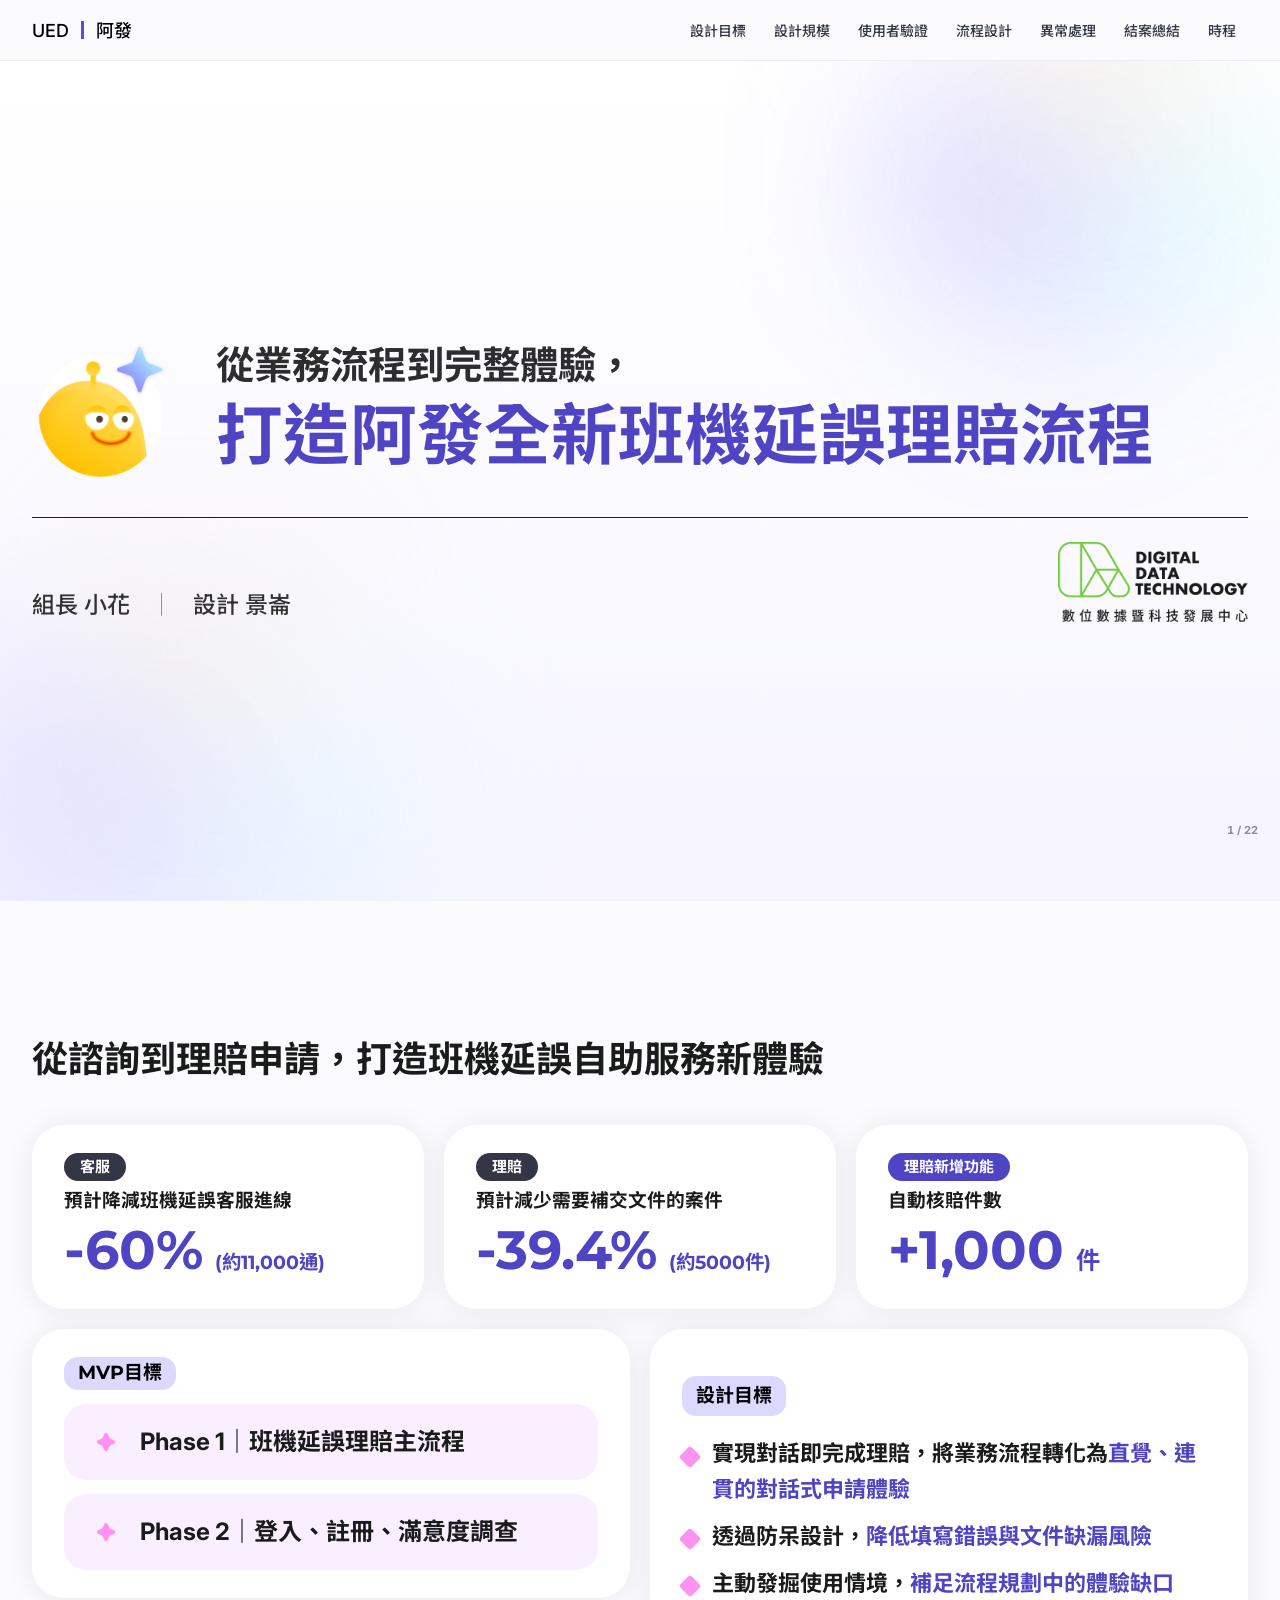
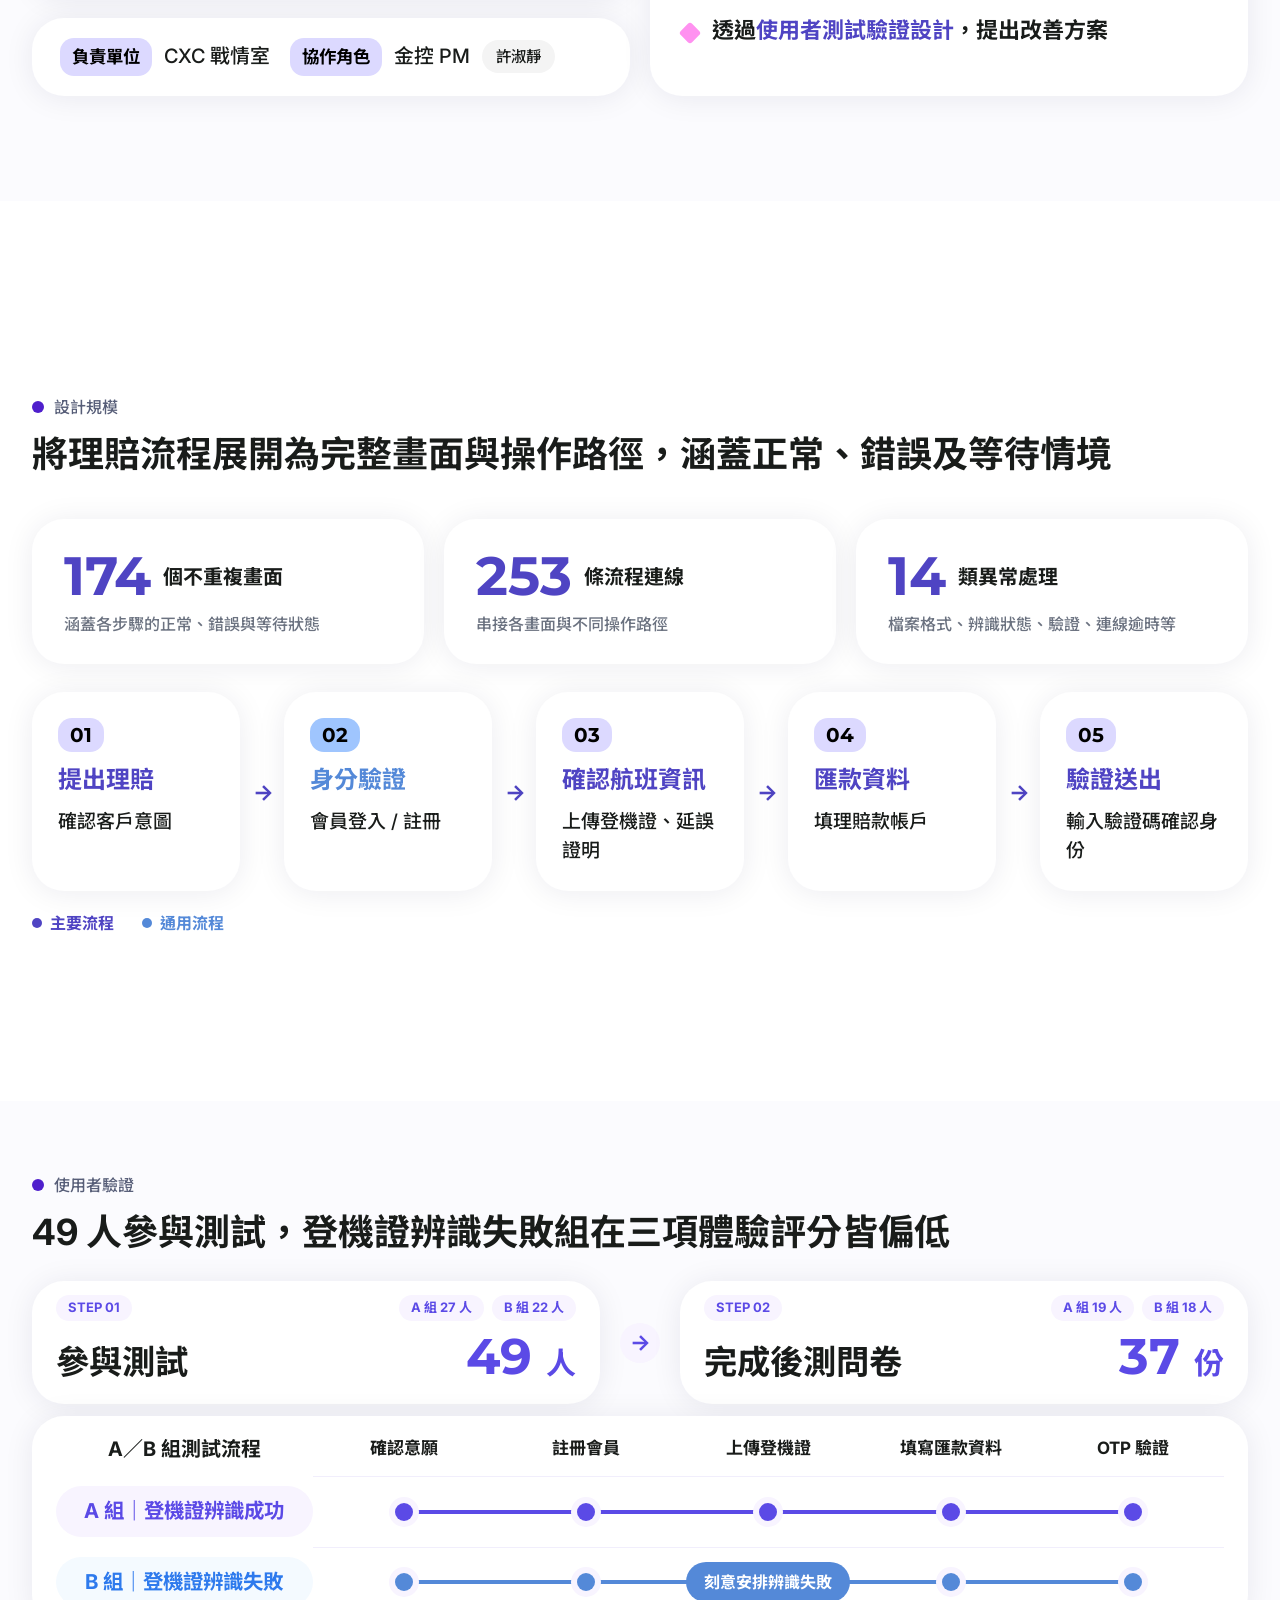
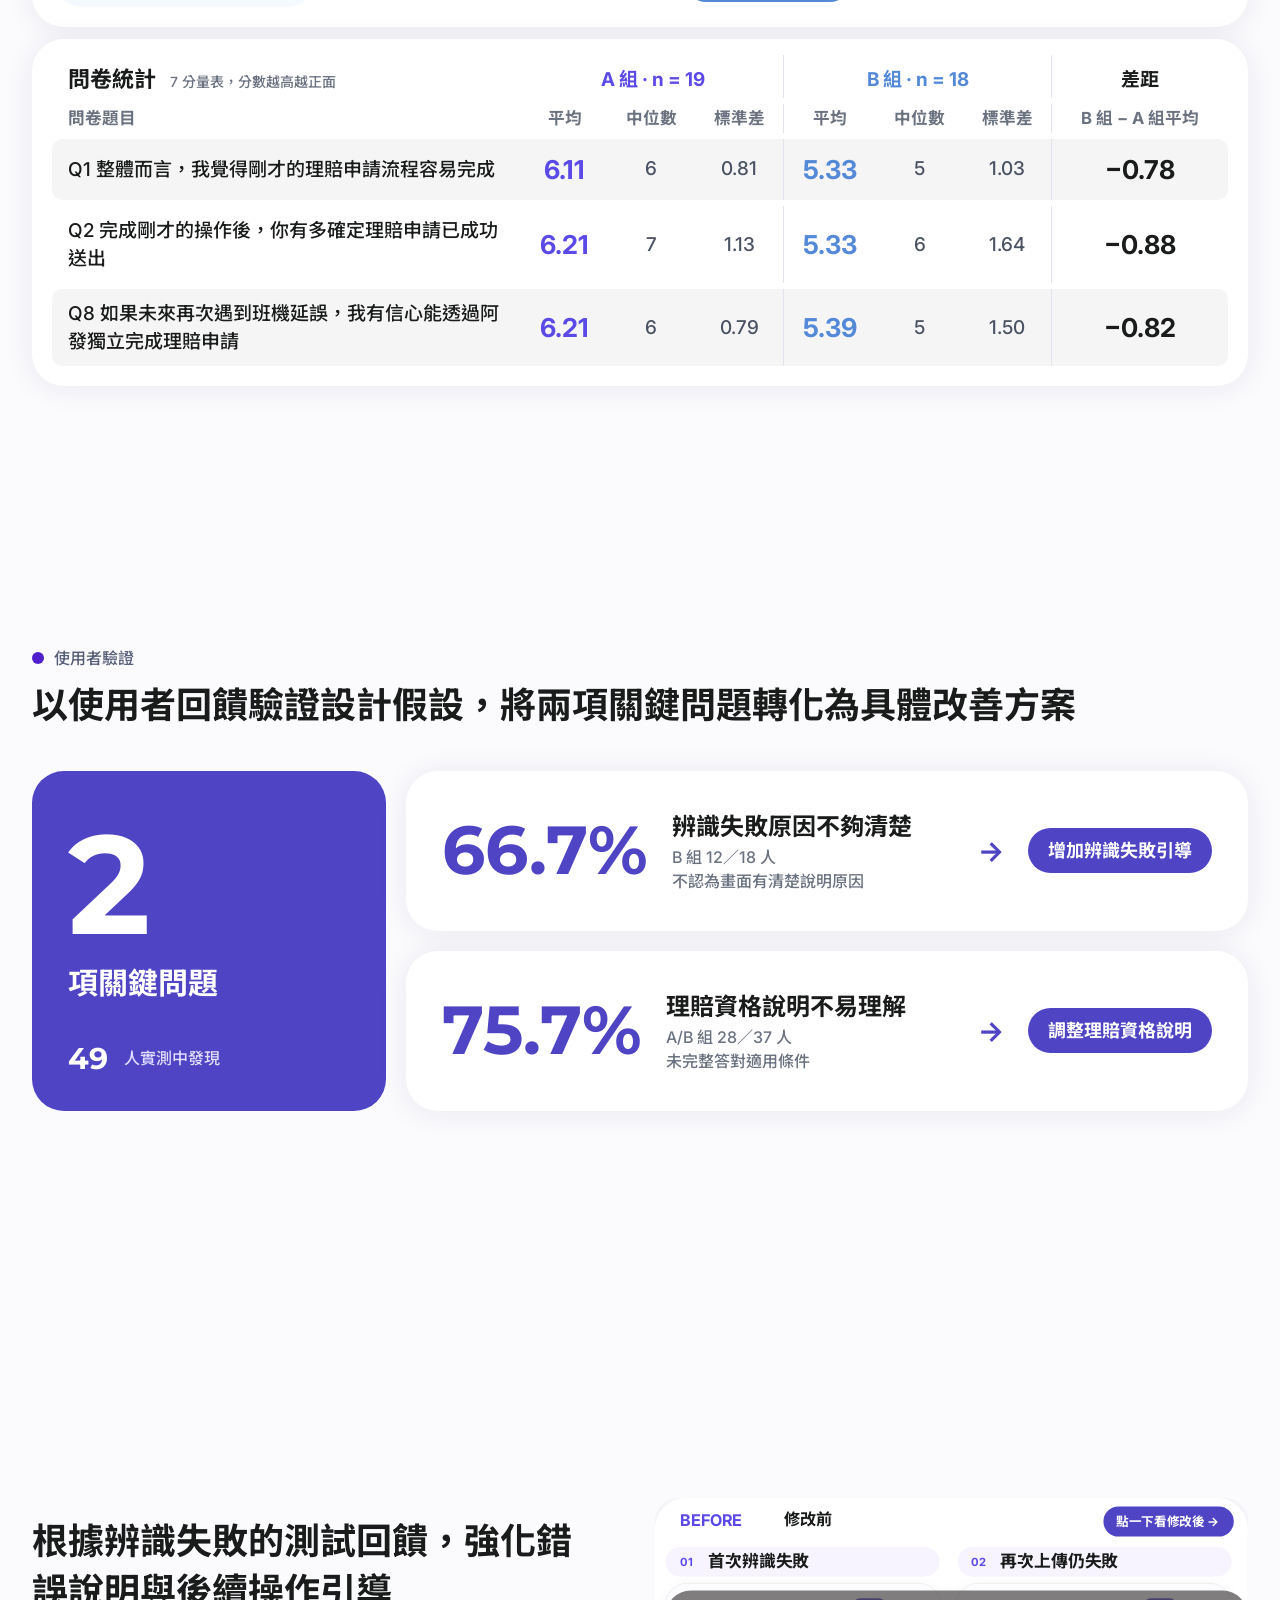
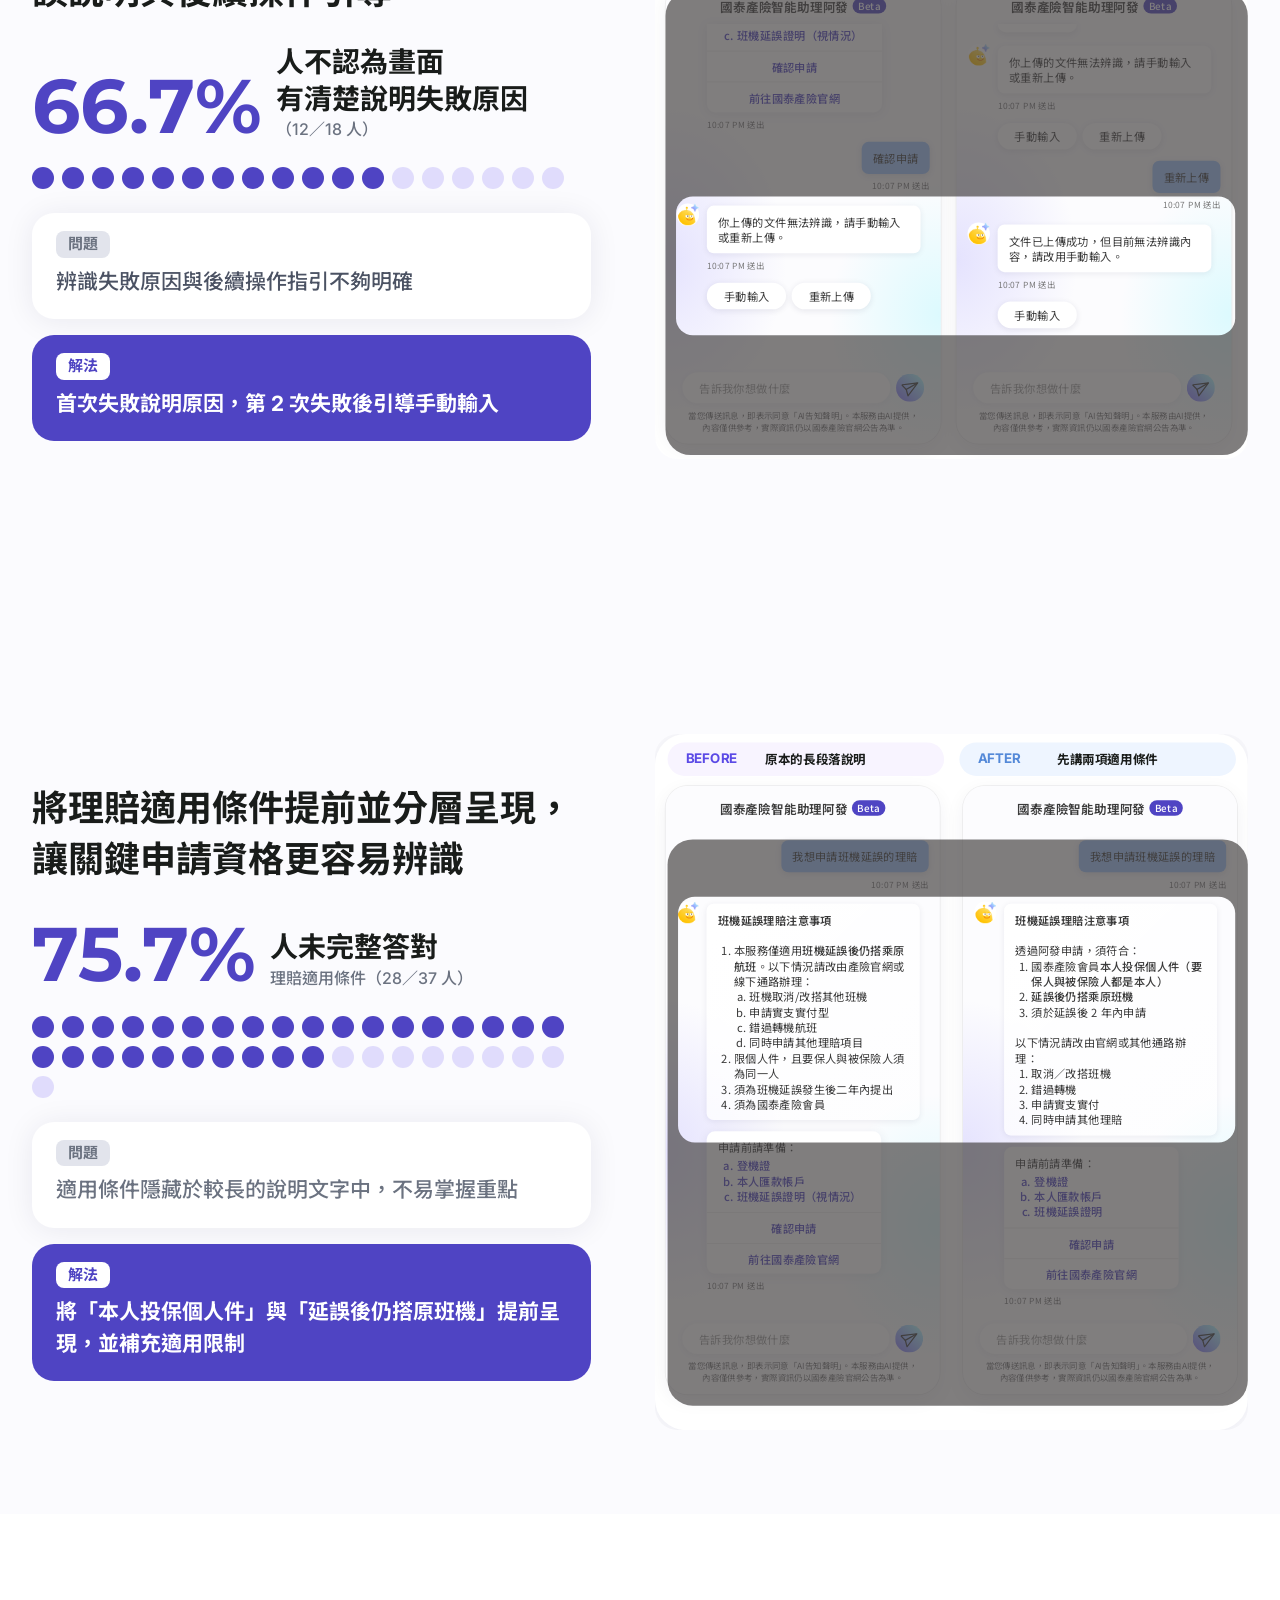
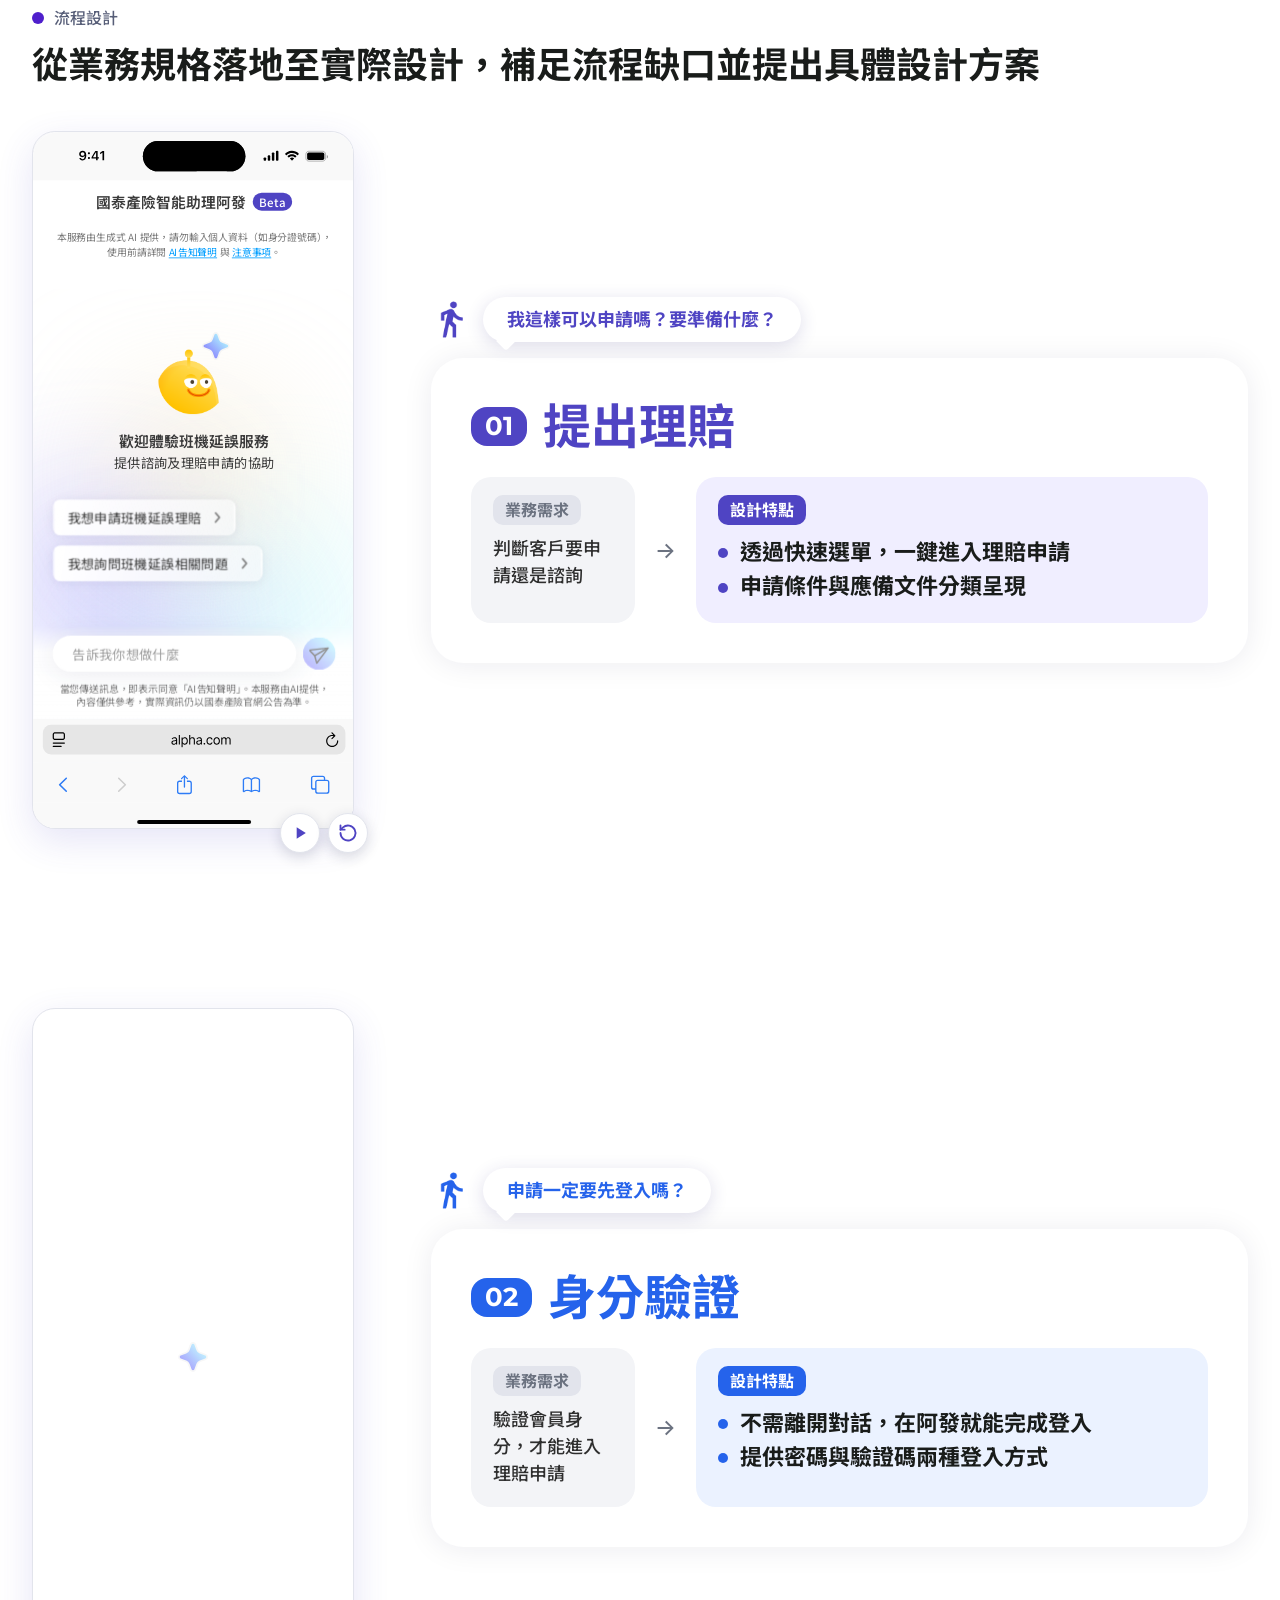
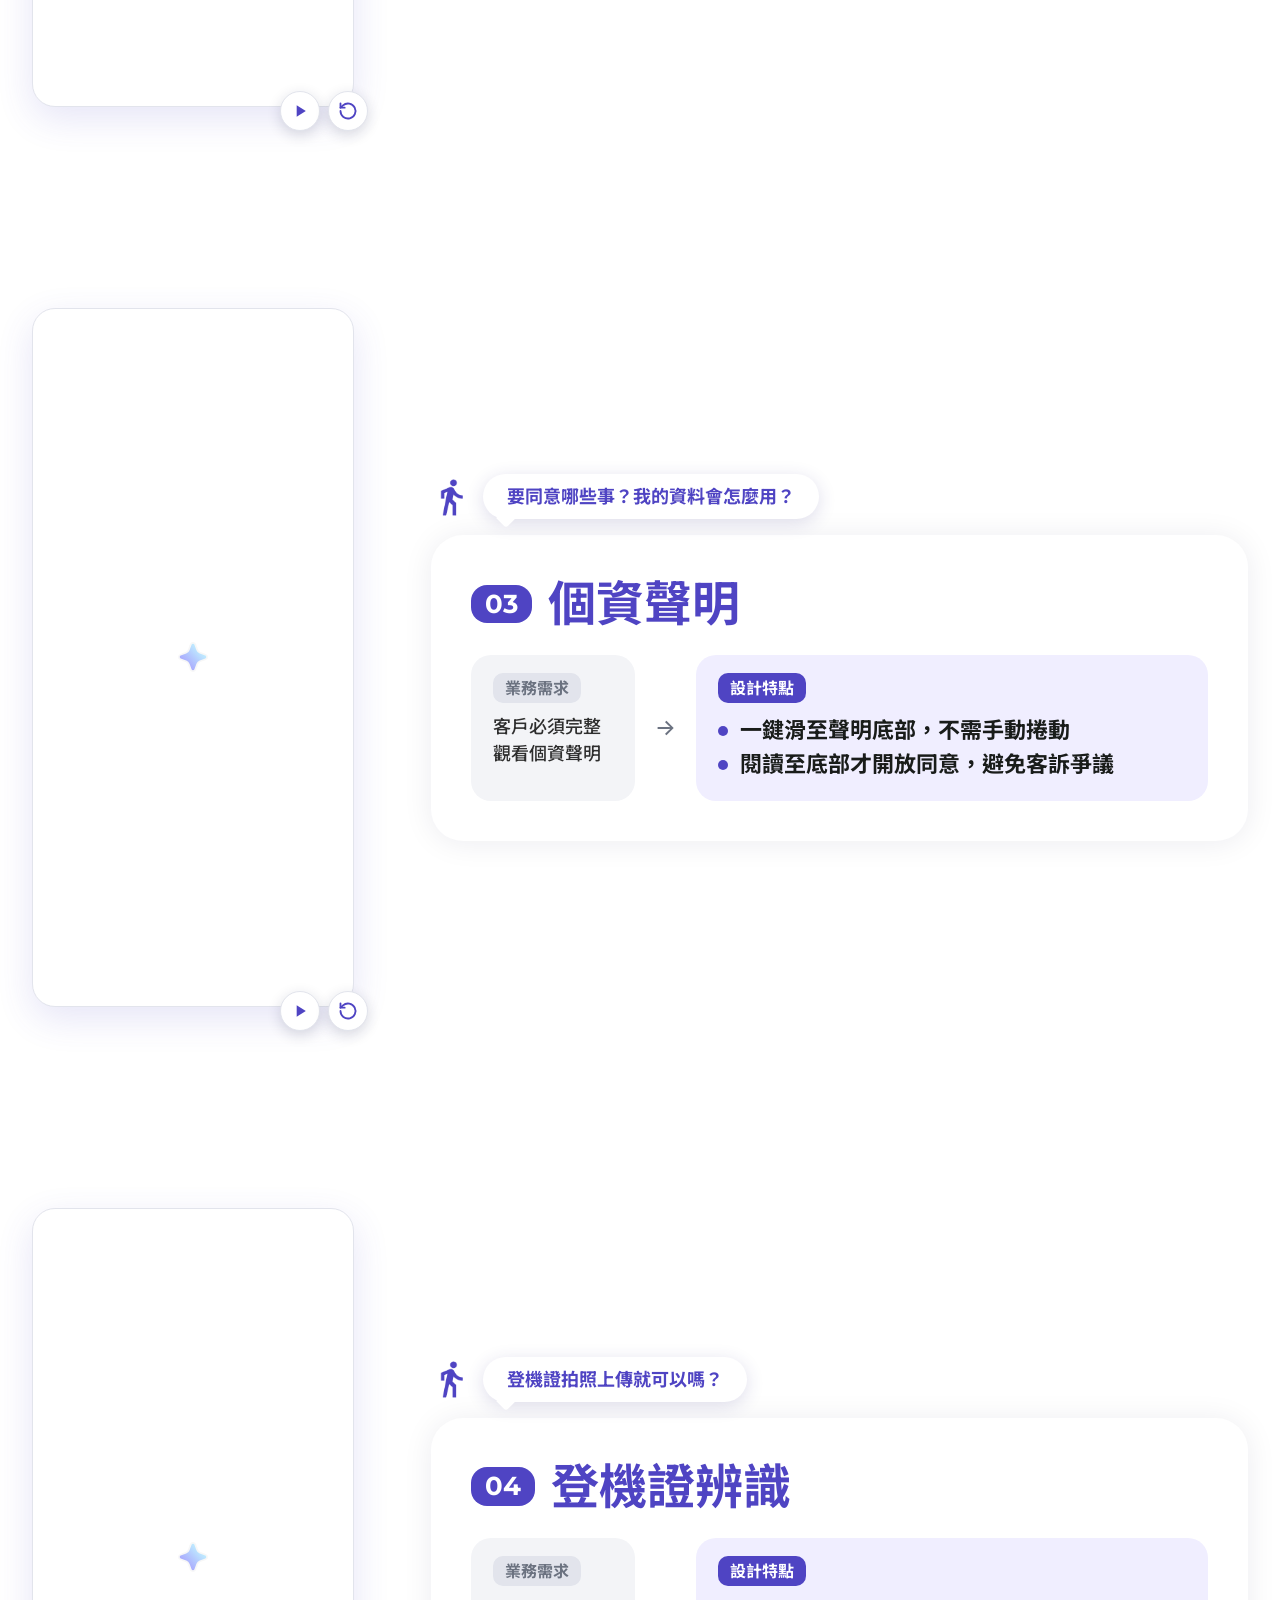
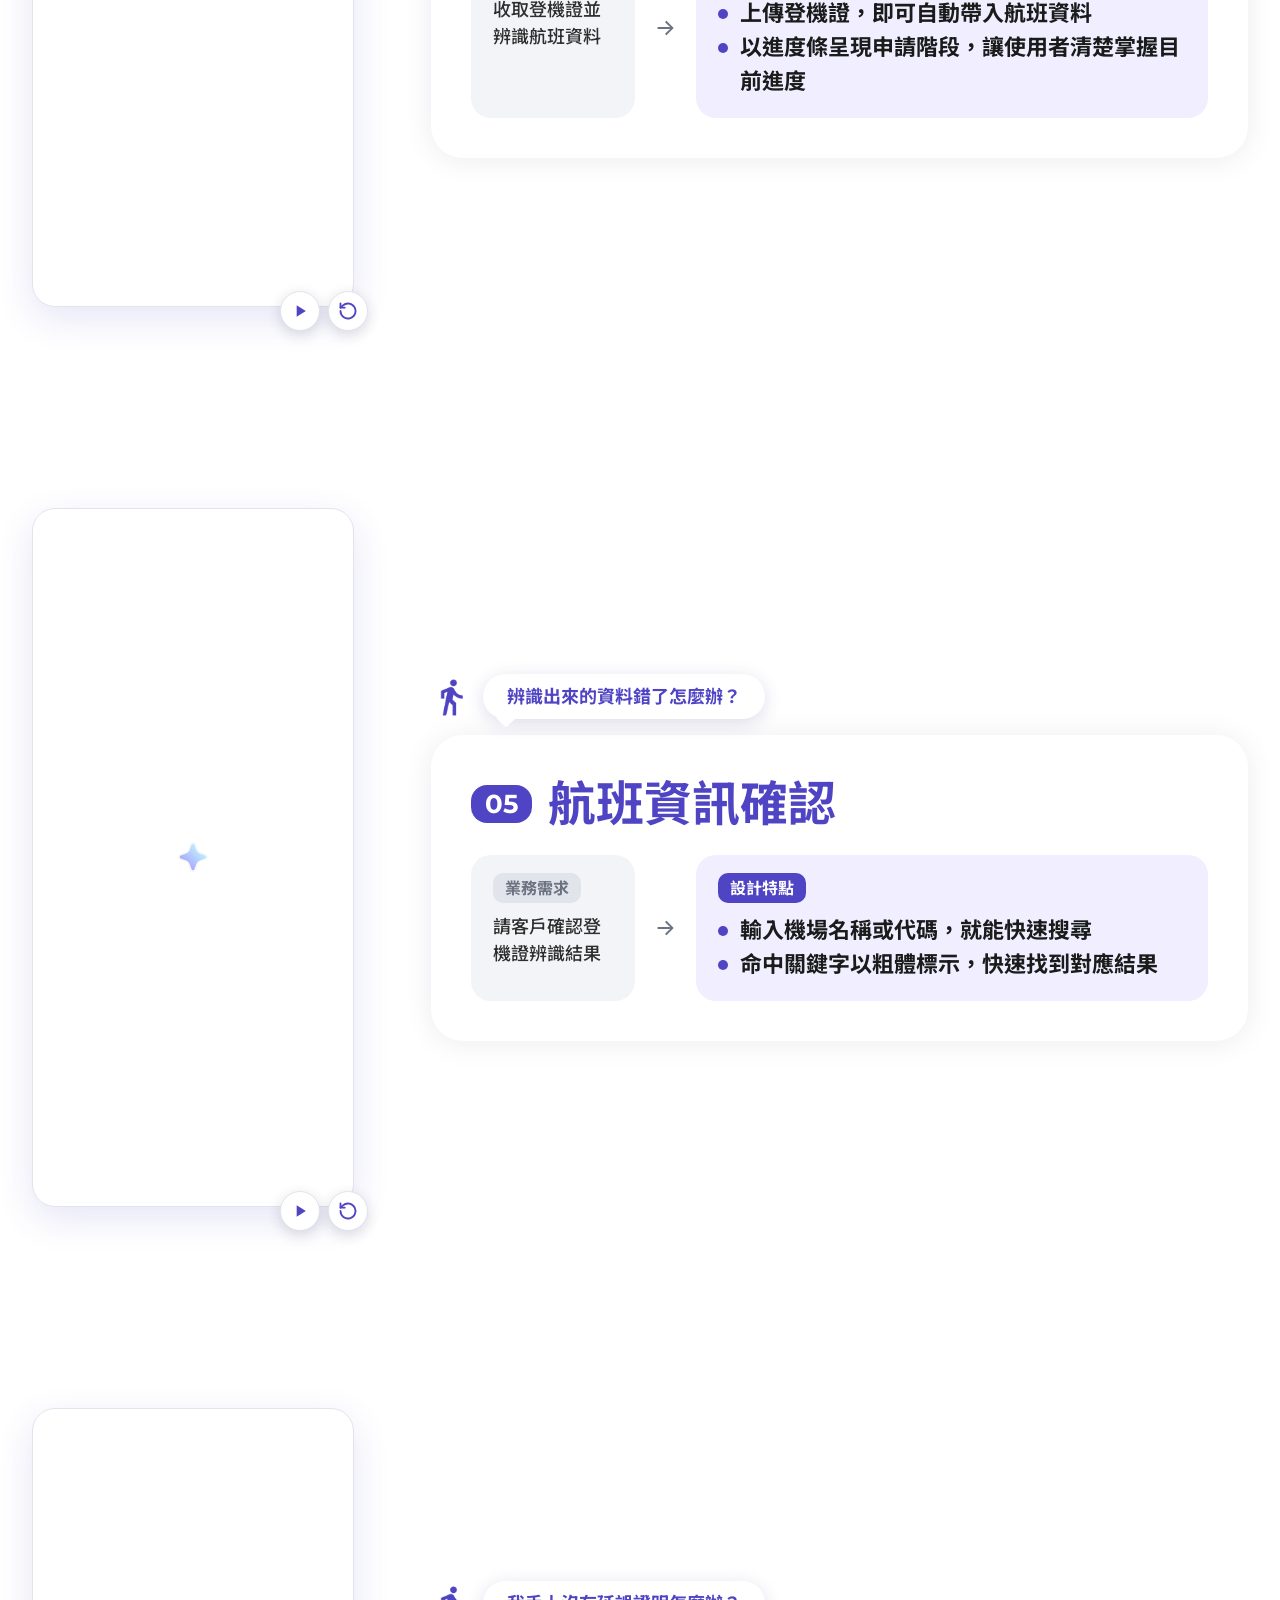
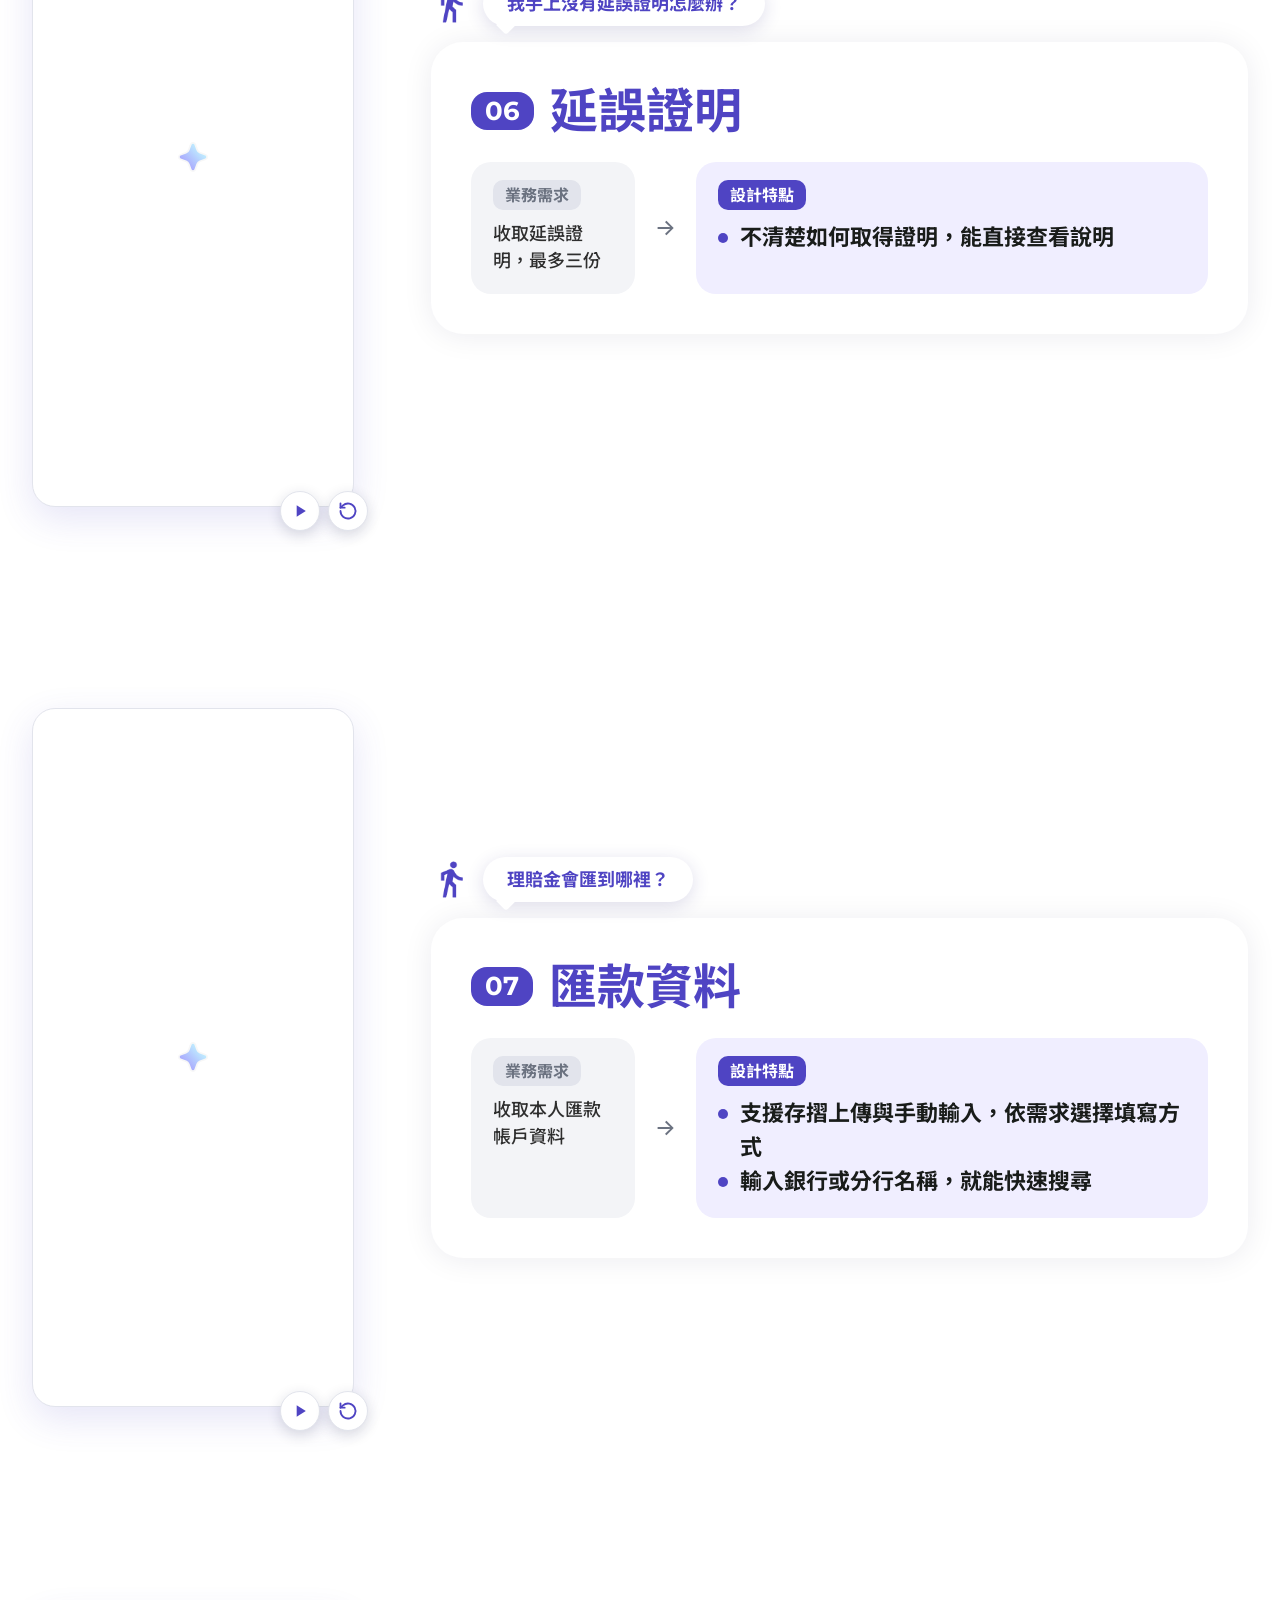
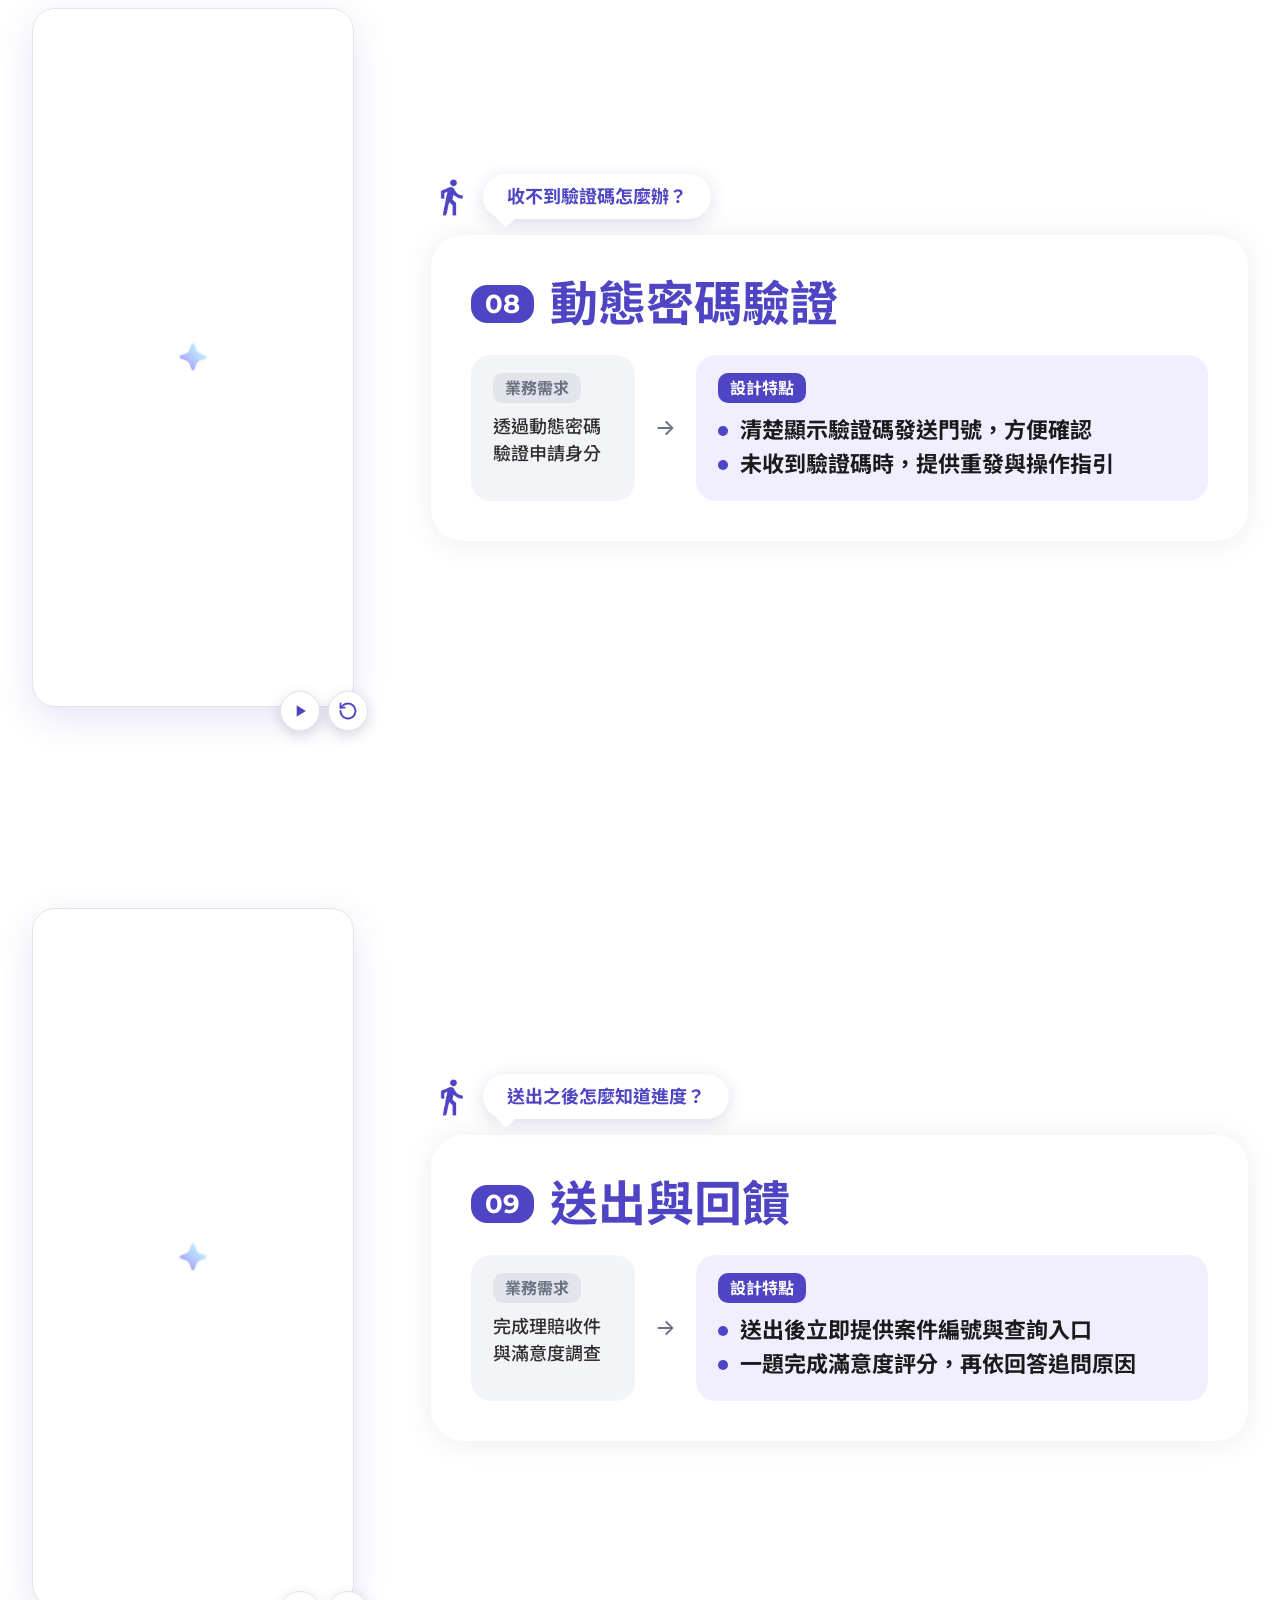
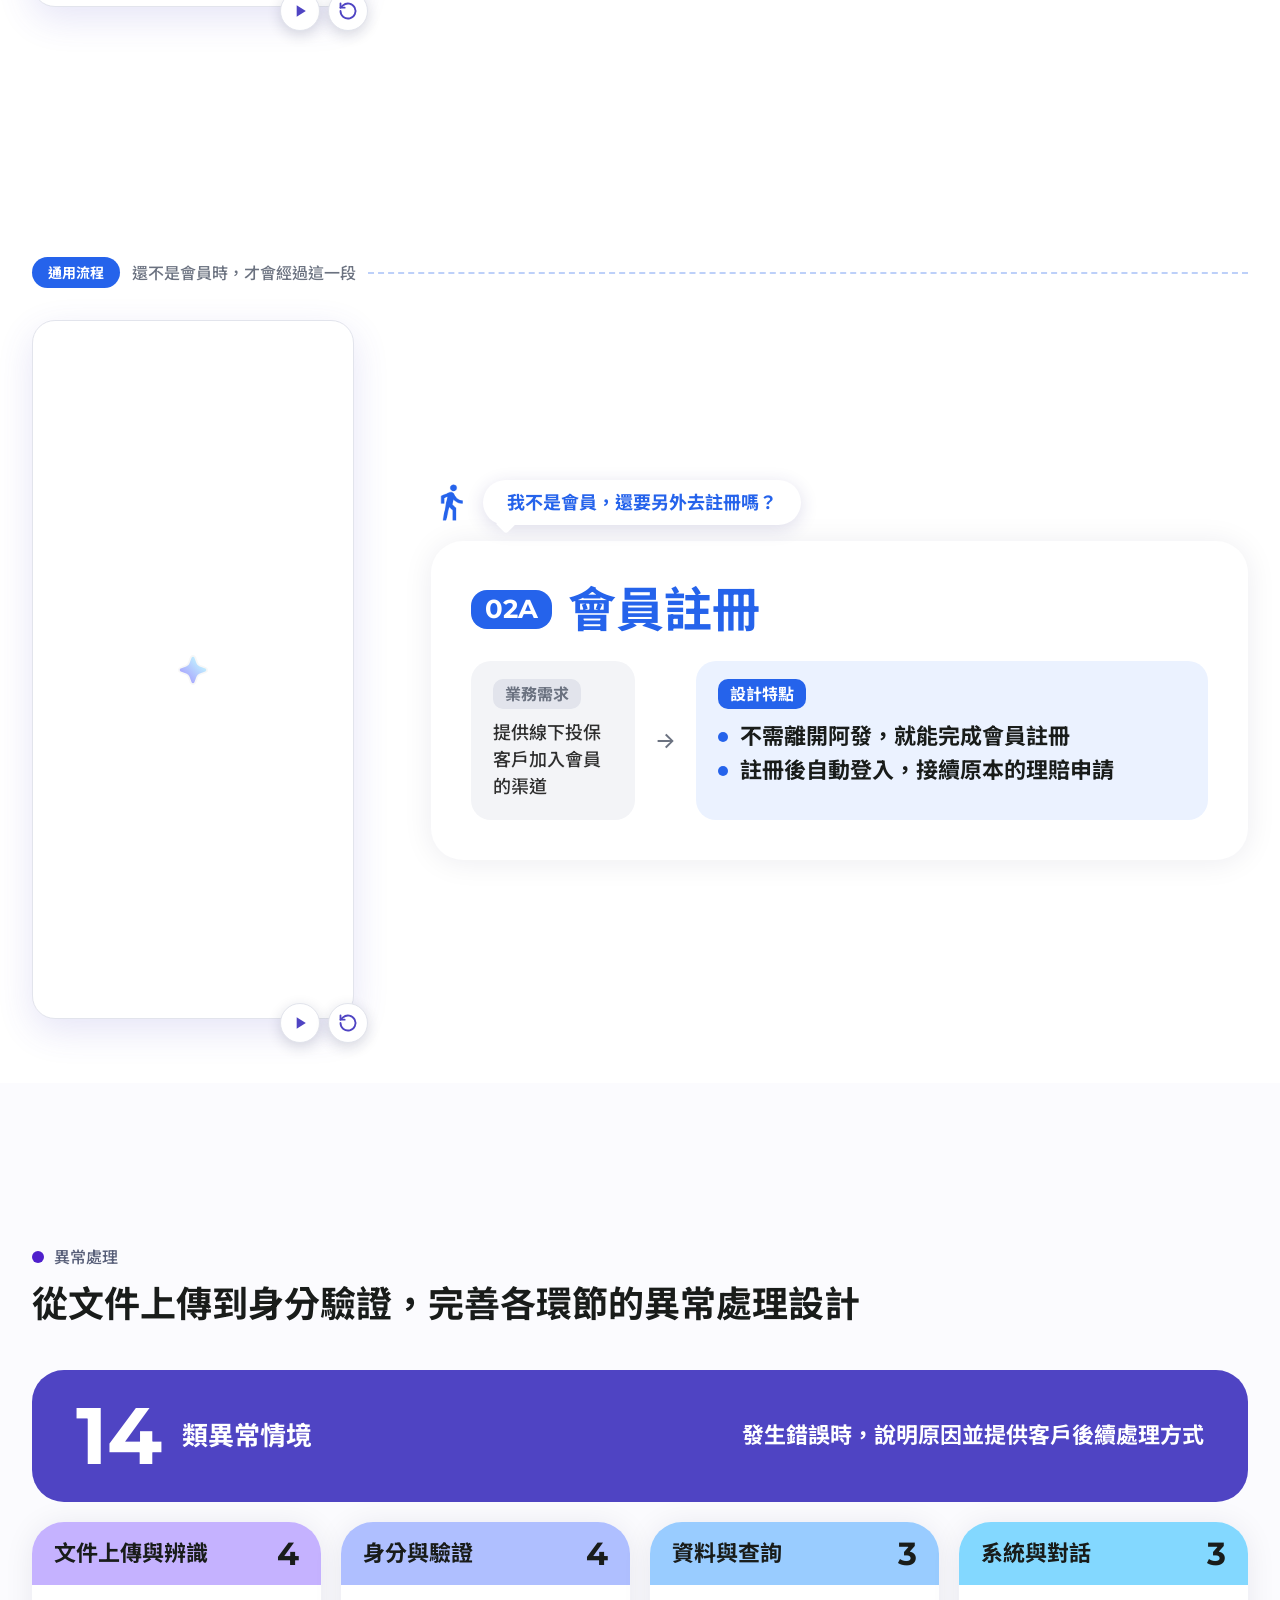
<file: public/deck/index.html>
<!doctype html>
<html lang="zh-Hant">
<head>
<meta charset="utf-8">
<meta name="viewport" content="width=device-width, initial-scale=1">
<title>產險阿發 2.0｜班機延誤理賠 UED 結案簡報</title>
<link rel="icon" type="image/svg+xml" href="flow/assets/alpha-logo.svg">
<link rel="preconnect" href="https://fonts.googleapis.com">
<link rel="preconnect" href="https://fonts.gstatic.com" crossorigin>
<link href="https://fonts.googleapis.com/css2?family=Inter:wght@400;500;700&family=Montserrat:wght@700&family=Noto+Sans+TC:wght@300;400;500;600;700&display=swap" rel="stylesheet">
<style>
  :root { --purple:#4f44c3; --ink:#191c1a; --ink2:#333645; --muted:#6b7280; --lilac:#dcd9ff; --soft:#f0eeff; --shadow:0 2px 30px rgba(27,31,68,.08); --r:32px; }
  * { box-sizing:border-box; margin:0; padding:0; }
  html { scroll-behavior:smooth; }
  body { background:#fbfbfe; color:var(--ink); font-family:"Inter","Noto Sans TC","PingFang TC","Microsoft JhengHei",system-ui,sans-serif; font-weight:500; line-height:1.5; -webkit-font-smoothing:antialiased; overflow-x:hidden; }
  img { max-width:100%; height:auto; display:block; }
  ul { list-style:none; }
  .wrap { width:min(1440px, 100% - 64px); margin-inline:auto; position:relative; }
  .mont { font-family:"Montserrat","Noto Sans TC",sans-serif; font-weight:700; line-height:1.1; }
  .purple { color:var(--purple); }
  .card { background:#fff; border-radius:var(--r); box-shadow:var(--shadow); }
  .row { display:flex; align-items:center; }
  .col { display:flex; flex-direction:column; }
  .chip { display:inline-flex; align-items:center; width:fit-content; white-space:nowrap; font-weight:700; }
  .blob { position:absolute; width:640px; max-width:none; opacity:.5; pointer-events:none; z-index:0; }

  /* 頂部導覽 */
  .top { position:sticky; top:0; z-index:20; background:rgba(251,251,254,.86); backdrop-filter:blur(12px); border-bottom:1px solid rgba(25,28,26,.06); }
  .top .wrap { display:flex; align-items:center; gap:24px; height:60px; }
  .brand { display:flex; align-items:center; gap:12px; font-size:18px; color:#000; text-decoration:none; white-space:nowrap; }
  .brand i { width:3px; height:18px; background:#5b4ae6; }
  .top nav { display:flex; gap:4px; margin-left:auto; overflow-x:auto; scrollbar-width:none; }
  .top nav a { padding:8px 12px; border-radius:999px; font-size:14px; color:var(--ink2); text-decoration:none; white-space:nowrap; }
  .top nav a:hover { background:var(--soft); color:var(--purple); }
  a:focus-visible, button:focus-visible { outline:2px solid var(--purple); outline-offset:2px; }

  /* 區塊 */
  section { position:relative; }
  /* 每個畫面至少佔滿一個螢幕，內容垂直置中；右下角的上下按鈕一次移動一個畫面 */
  .screen { min-height:100svh; display:flex; flex-direction:column; justify-content:center; padding-block:92px 64px; }
  .detail.screen { display:grid; }
  .pager { position:fixed; right:18px; bottom:18px; z-index:30; display:flex; flex-direction:column; align-items:center; gap:4px; }
  .pager button { width:40px; height:40px; border-radius:50%; border:1px solid rgba(25,28,26,.08); background:rgba(255,255,255,.55); color:var(--ink2); -webkit-backdrop-filter:blur(10px); backdrop-filter:blur(10px); box-shadow:0 2px 10px rgba(27,31,68,.08); cursor:pointer; display:grid; place-items:center; transition:background .2s ease, opacity .2s ease; }
  .pager button:hover { background:rgba(255,255,255,.95); }
  .pager button:disabled { opacity:.35; cursor:default; }
  .pager svg { width:20px; height:20px; }
  .pager #pg-refresh { margin-bottom:8px; }
  .pager output { font-size:11px; font-weight:700; color:rgba(51,54,69,.55); font-variant-numeric:tabular-nums; line-height:1; padding:2px 0; }
  .eyebrow { display:flex; align-items:center; gap:10px; font-size:16px; color:#575e78; margin-bottom:10px; }
  .eyebrow::before { content:""; width:12px; height:12px; border-radius:50%; background:#4f1fcc; }
  h2 { font-size:clamp(24px, 3vw, 36px); line-height:1.4; font-weight:700; margin-bottom:40px; text-wrap:pretty; }
  h3 { font-weight:700; }
  .grid { display:grid; gap:20px; }
  .g3 { grid-template-columns:repeat(3, 1fr); }
  .g2 { grid-template-columns:repeat(2, 1fr); }

  /* 進場：捲到才淡入 */
  .reveal { opacity:0; transform:translateY(32px); transition:opacity .8s ease, transform .8s cubic-bezier(.2,.7,.2,1); }
  .reveal.in { opacity:1; transform:none; }
  @media (prefers-reduced-motion: reduce) { .reveal { opacity:1; transform:none; transition:none; } html { scroll-behavior:auto; } }

  /* 首屏 */
  .hero { min-height:calc(100svh - 60px); display:flex; align-items:center; overflow:hidden; background:linear-gradient(180deg, #fff, #f6f5ff); }
  .hero-title { display:flex; align-items:center; gap:clamp(20px, 3.4vw, 56px); margin-bottom:36px; }
  .hero-title img { flex:none; width:clamp(88px, 11vw, 150px); }
  .hero h1 { font-weight:700; line-height:1.35; }
  .hero h1 span { display:block; font-size:clamp(22px, 3vw, 40px); color:#2d2d2d; }
  .hero h1 b { display:block; font-size:clamp(32px, 5.2vw, 68px); color:var(--purple); text-wrap:balance; }
  .hero h1 i { font-style:normal; position:relative; visibility:hidden; }
  .hero h1 i.on { visibility:visible; }
  .hero h1 i.caret::after { content:""; position:absolute; left:calc(100% + .08em); top:.14em; width:.56em; height:1.1em; background:currentColor; animation:blink 1s steps(1) infinite; }
  @keyframes blink { 50% { opacity:0; } }
  .hero .by { border-top:1px solid #21201f; padding-top:24px; display:flex; justify-content:space-between; align-items:flex-end; gap:24px; flex-wrap:wrap; font-size:clamp(16px, 1.8vw, 24px); color:#323232; }

  /* 數字卡 */
  .stat { padding:28px 32px; display:flex; flex-direction:column; gap:6px; }
  .stat .num { font-size:clamp(38px, 4.4vw, 54px); color:var(--purple); display:flex; flex-wrap:wrap; align-items:baseline; gap:0 12px; }
  .stat .num small { font-size:.36em; white-space:nowrap; }
  .pill { border-radius:999px; padding:3px 16px; font-size:15px; color:#fff; background:var(--ink2); }
  .tag { background:var(--lilac); border-radius:14px; padding:6px 14px; font-size:19px; color:#000; }
  .meta { padding:20px 28px; gap:10px 12px; font-size:clamp(16px, 1.55vw, 20px); white-space:nowrap; }
  .meta .tag { font-size:.88em; padding:6px 12px; }
  .meta .who { background:#f4f4f4; border-radius:999px; padding:5px 14px; font-size:.78em; font-weight:500; color:#191c1a; }
  .phase { background:#faefff; border-radius:22px; padding:16px 20px; gap:12px; font-size:clamp(18px, 2vw, 24px); font-weight:700; }
  .goal { display:flex; gap:14px; font-size:clamp(17px, 1.9vw, 22px); font-weight:700; line-height:1.6; }
  .goal::before { content:""; flex:none; width:16px; height:16px; margin-top:.55em; background:#ff91f0; border-radius:3px; transform:rotate(45deg); }

  /* 規模：五個階段 */
  .nodes { grid-template-columns:repeat(5, 1fr); gap:44px; }
  .node { padding:26px; display:flex; flex-direction:column; gap:10px; position:relative; }
  .node .no { border-radius:14px; padding:6px 12px; background:var(--lilac); font-size:20px; color:#000; }
  .node h3 { font-size:24px; color:var(--purple); }
  .node p { font-size:19px; flex:1; }
  .node small { font-size:14px; color:var(--muted); }
  .node:not(:last-child)::after { content:"→"; position:absolute; right:-34px; top:50%; translate:0 -50%; color:var(--purple); font-size:22px; font-weight:700; }
  .legend { display:flex; gap:28px; margin-top:20px; font-size:16px; font-weight:700; }
  .legend span { display:flex; align-items:center; gap:8px; }
  .legend i { width:10px; height:10px; border-radius:50%; background:currentColor; }

  /* 流程走讀 */
  .steps { display:flex; flex-direction:column; }
  .step { display:grid; grid-template-columns:auto 1fr; align-items:center; gap:clamp(32px, 6vw, 88px); }
  .phone { --ps:.74; position:relative; width:calc(393px * var(--ps)); height:calc(852px * var(--ps)); flex:none; }
  .phone .device { position:absolute; inset:0; border-radius:calc(28px * var(--ps)); border:1px solid #e2e4ec; background:#fff; box-shadow:0 12px 36px rgba(79,68,195,.14); overflow:hidden; }
  .phone .device::before { content:""; position:absolute; inset:0; margin:auto; width:30px; height:30px; background:url(flow/assets/loading-star.svg) center / contain no-repeat; animation:spin 1.8s linear infinite; opacity:.75; }
  @keyframes spin { to { transform:rotate(360deg); } }
  .phone iframe { position:relative; width:393px; height:852px; border:0; background:transparent; transform:scale(var(--ps)); transform-origin:0 0; }
  /* 播放中不攔截滑鼠（頁面捲動不受影響）；暫停或播完後可以自己操作 */
  .phone[data-state="idle"] iframe, .phone[data-state="playing"] iframe { pointer-events:none; }
  .ctrl { position:absolute; right:-14px; bottom:-24px; display:flex; align-items:center; gap:8px; }
  .ctrl button { width:40px; height:40px; border-radius:50%; border:1px solid #e2e4ec; background:#fff; color:var(--purple); box-shadow:0 4px 14px rgba(27,31,68,.16); cursor:pointer; display:grid; place-items:center; transition:background .2s ease, transform .2s ease; }
  .ctrl button:hover { background:var(--soft); }
  .ctrl .replay:hover { transform:rotate(-30deg); }
  .ctrl svg { width:20px; height:20px; }
  .ctrl .tip { display:none; padding:5px 12px; border-radius:999px; background:var(--purple); color:#fff; font-size:13px; font-weight:700; white-space:nowrap; box-shadow:0 4px 14px rgba(27,31,68,.16); }
  .phone[data-state="paused"] .tip, .phone[data-state="ended"] .tip { display:block; }
  @media (min-height:860px) { .phone { --ps:.82; } }
  @media (min-height:1000px) { .phone { --ps:.92; } }
  .murmur { gap:12px; margin-bottom:16px; }
  .screen.apart { position:relative; margin-top:72px; }
  .apart-label::after { content:""; flex:1; border-top:2px dashed rgba(37,99,235,.3); }
  .apart-label { display:flex; align-items:center; gap:12px; margin-bottom:32px; font-size:16px; font-weight:500; color:var(--muted); }
  .apart-label span { flex:none; background:#2563eb; color:#fff; border-radius:999px; padding:5px 16px; font-size:14px; font-weight:700; }
  .step { --accent:var(--purple); --accent-soft:var(--soft); }
  .step.common { --accent:#2563eb; --accent-soft:#ebf2ff; }
  .walk { flex:none; width:40px; height:40px; background:var(--accent); -webkit-mask:url(assets/walk.png) center / contain no-repeat; mask:url(assets/walk.png) center / contain no-repeat; }
  .bubble { position:relative; background:#fff; border-radius:999px; padding:9px 24px; box-shadow:0 4px 18px rgba(51,46,128,.16); font-size:clamp(15px, 1.6vw, 18px); font-weight:700; color:var(--accent); }
  .bubble::after { content:""; position:absolute; left:16px; bottom:-6px; width:14px; height:14px; background:#fff; transform:rotate(45deg); border-radius:0 0 3px 0; }
  .copy { padding:clamp(24px, 3.4vw, 40px); display:flex; flex-direction:column; gap:22px; }
  .copy .no { background:var(--accent); color:#fff; border-radius:16px; padding:5px 14px; font-size:clamp(18px, 2.2vw, 26px); }
  .copy h3 { font-size:clamp(28px, 4vw, 48px); color:var(--accent); line-height:1.2; }
  .need { display:grid; grid-template-columns:minmax(150px, .32fr) auto 1fr; align-items:center; gap:20px; }
  .box { border-radius:20px; padding:18px 22px 20px; display:flex; flex-direction:column; gap:10px; align-self:stretch; }
  .box .chip { border-radius:10px; padding:3px 12px; font-size:16px; }
  .box li { display:flex; gap:12px; font-size:clamp(17px, 2vw, 22px); font-weight:700; line-height:1.55; }
  .box li::before { content:""; flex:none; width:10px; height:10px; margin-top:.6em; border-radius:50%; background:var(--accent); }

  /* 異常處理 */
  .band { background:var(--purple); color:#fff; border-radius:var(--r); padding:22px clamp(24px, 4vw, 44px); display:flex; align-items:center; justify-content:space-between; gap:24px; flex-wrap:wrap; }
  .cats { grid-template-columns:repeat(4, 1fr); align-items:stretch; }
  .cat { overflow:visible; }
  .cat header { display:flex; align-items:center; justify-content:space-between; gap:12px; padding:14px 22px; border-radius:var(--r) var(--r) 0 0; font-size:clamp(18px, 2vw, 22px); font-weight:700; }
  .cat header .mont { font-size:32px; }
  .cat ul { display:flex; flex-direction:column; gap:10px; padding:18px 18px 22px; }
  .cat li { background:rgba(241,242,246,.7); border-radius:12px; padding:10px 16px; font-size:clamp(16px, 1.7vw, 19px); font-weight:700; }
  /* 異常處理：四支手機依序自動播放 */
  .errphones { grid-template-columns:repeat(4, 1fr); gap:24px; align-items:start; margin-top:8px; }
  .errphones figure { display:flex; flex-direction:column; align-items:center; gap:14px; }
  .errphones figcaption { display:flex; flex-direction:column; align-items:center; gap:6px; text-align:center; }
  .errphones .cat-chip { border-radius:999px; padding:4px 14px; font-size:16px; font-weight:700; color:#191c1a; }
  .errphones b { font-size:clamp(20px, 2vw, 26px); line-height:1.3; }
  .errphones small { font-size:clamp(14px, 1.15vw, 17px); color:var(--muted); line-height:1.5; } /* 說明最長 19 字，筆電寬度下仍維持一行 */
  /* 手機大小跟著視窗高度放大（Figma 上是 393 寬的 0.86 倍）；寬度不夠時不再放大，避免四支擠在一起 */
  #errors-example { padding-block:76px 44px; } /* 手機放大後，上下留白收一點，維持在一個螢幕內 */
  .errphones .phone { --ps:.58; }
  .errphones .phone .tip { display:none; }
  @media (min-height:860px) { .errphones .phone { --ps:.64; } }
  @media (min-height:920px) and (min-width:1240px) { .errphones .phone { --ps:.7; } }
  @media (min-height:980px) and (min-width:1340px) { .errphones .phone { --ps:.76; } }
  @media (min-height:1040px) and (min-width:1440px) { .errphones .phone { --ps:.82; } }
  @media (min-height:1100px) and (min-width:1520px) { .errphones .phone { --ps:.86; } }
  .shots { grid-template-columns:repeat(4, 1fr); gap:28px; }
  .shots figure { display:flex; flex-direction:column; gap:10px; }
  .shots figcaption { display:flex; gap:10px; align-items:flex-start; min-height:3em; font-size:16px; font-weight:700; }
  .shots .no { border-radius:8px; padding:2px 8px; font-size:14px; background:#ece9ff; color:var(--purple); }
  .shots .no.on { background:var(--purple); color:#fff; }
  .shots { align-items:start; }
  .shots .frame { --fh:852; aspect-ratio:393 / var(--fh); position:relative; }
  .shots .frame img { position:absolute; left:-9.16%; top:calc(-24 / var(--fh) * 100%); width:118.32%; max-width:none; }
  .notes { display:flex; flex-wrap:wrap; gap:14px 28px; margin-top:44px; font-size:16px; }
  .notes .chip { background:#f1f2f6; border-radius:8px; padding:2px 10px; font-size:14px; color:var(--muted); margin-right:8px; }

  /* 使用者驗證：受測旅程與前後測結果 */
  #journey { padding-block:72px 28px; }
  @media (max-height:960px) { #finding-2 { padding-block:76px 40px; } } /* 筆電高度下維持在一個螢幕內 */
  #journey h2 { margin-bottom:18px; }
  .jtop { display:grid; grid-template-columns:1fr auto 1fr; gap:20px; align-items:center; }
  .jnode { padding:14px 24px 16px; display:flex; flex-direction:column; gap:8px; }
  .jmeta, .jmain { justify-content:space-between; gap:12px; }
  .jtag { background:#f8f4ff; color:#5b4ae6; border-radius:999px; padding:3px 12px; font-size:13px; }
  .jmain { align-items:baseline; }
  .jmain b { font-size:clamp(22px, 2.6vw, 34px); }
  .jmain .mont { font-size:clamp(34px, 4vw, 50px); color:#5b4ae6; white-space:nowrap; }
  .jmain small { font-family:"Noto Sans TC", sans-serif; font-size:.6em; }
  .jarrow { width:40px; height:40px; border-radius:50%; background:#f8f4ff; color:#5b4ae6; display:grid; place-items:center; font-size:22px; font-weight:700; }
  .jtrack { margin-top:12px; padding:6px 24px 10px; display:grid; grid-template-columns:minmax(230px, 22%) repeat(5, 1fr); align-items:center; }
  .jhead, .jst { padding:12px 0; font-size:clamp(14px, 1.4vw, 17px); text-align:center; }
  .jhead { font-size:clamp(16px, 1.6vw, 20px); }
  .jlabel, .jline { border-top:1px solid #f1eefc; }
  .jlabel { justify-content:center; width:auto; margin:10px 0; padding:10px 16px; border-radius:999px; border-top:0; font-size:clamp(15px, 1.6vw, 21px); }
  .jline { grid-column:2 / -1; align-self:stretch; display:grid; grid-template-columns:repeat(5, 1fr); justify-items:center; align-items:center; position:relative; color:var(--c); }
  .jline::before { content:""; position:absolute; left:10%; right:10%; top:50%; height:4px; margin-top:-2px; border-radius:2px; background:currentColor; }
  .jline i { position:relative; width:18px; height:18px; border-radius:50%; background:currentColor; box-shadow:0 0 0 6px #f8f4ff; }
  .jline b { position:relative; padding:8px 18px; border-radius:999px; background:var(--c); color:#fff; font-size:clamp(13px, 1.3vw, 16px); white-space:nowrap; }
  .jtable { margin-top:12px; padding:10px 20px 14px; overflow-x:auto; }
  .jtable table { width:100%; min-width:880px; border-collapse:separate; border-spacing:0 6px; }
  .jtable th { padding:2px 8px; font-size:clamp(14px, 1.3vw, 17px); font-weight:700; color:var(--muted); text-align:center; white-space:nowrap; }
  .jtable thead tr:first-child th { font-size:clamp(16px, 1.5vw, 19px); padding-top:8px; }
  .jtable th.q { text-align:left; padding-left:16px; }
  .jtable th.q b { font-size:clamp(18px, 1.8vw, 22px); color:var(--ink); margin-right:14px; }
  .jtable th.q small { font-size:14px; font-weight:500; }
  .jtable td { padding:11px 8px; text-align:center; font-size:clamp(15px, 1.5vw, 19px); color:#4b5263; }
  .jtable tbody tr:nth-child(odd) td { background:#f5f5f5; }
  .jtable td:first-child { border-radius:10px 0 0 10px; } .jtable td:last-child { border-radius:0 10px 10px 0; }
  .jtable td.q { width:40%; padding-left:16px; text-align:left; color:var(--ink); line-height:1.45; }
  .jtable .ma, .jtable .mb, .jtable .d { font-weight:700; font-size:clamp(20px, 2.1vw, 26px); }
  .jtable .ma { color:#5b4ae6; } .jtable .mb { color:#5489d8; } .jtable .d { color:var(--ink); white-space:nowrap; }
  .jtable .sep { border-left:1px solid #e2e4ec; }
  @media (max-width:900px) {
    .jtop { grid-template-columns:1fr; } .jarrow { rotate:90deg; margin-inline:auto; }
    .jtrack { overflow-x:auto; grid-template-columns:210px repeat(5, 120px); }
  }

  /* 使用者驗證 */
  .overview { grid-template-columns:minmax(260px, .42fr) 1fr; }
  .big { background:var(--purple); color:#fff; border-radius:var(--r); padding:36px; display:flex; flex-direction:column; justify-content:space-between; gap:36px; }
  .finding { padding:28px 36px; display:grid; grid-template-columns:auto 1fr auto auto; align-items:center; gap:24px; flex:1; }
  .finding .pct { font-size:clamp(44px, 6vw, 68px); color:var(--purple); }
  .cta { background:var(--purple); color:#fff; border-radius:999px; padding:9px 20px; font-size:18px; }
  .detail { display:grid; grid-template-columns:1fr 1.06fr; gap:clamp(28px, 5vw, 72px); align-items:center; align-content:center; }
  .detail .pct { font-size:clamp(52px, 7vw, 76px); color:var(--purple); }
  .dots { display:flex; flex-wrap:wrap; gap:8px; margin:20px 0 24px; }
  .dots i { width:22px; height:22px; border-radius:50%; background:rgba(206,200,250,.6); }
  .dots i.on { background:var(--purple); }
  .qa { border-radius:22px; padding:18px 24px 22px; display:flex; flex-direction:column; gap:8px; font-size:clamp(17px, 1.9vw, 21px); }
  .qa .chip { border-radius:8px; padding:2px 12px; font-size:15px; }

  /* 固定尺寸畫布（對照畫面、時程圖）依容器寬度等比縮放 */
  .scaler { position:relative; width:100%; height:calc(var(--sh) * 1px * var(--s, .6)); overflow:hidden; border-radius:calc(32px * var(--s, .6)); }
  .canvas { position:absolute; left:0; top:0; width:calc(var(--sw) * 1px); height:calc(var(--sh) * 1px); transform:scale(var(--s, .6)); transform-origin:0 0; }
  .canvas > * { position:absolute; }
  .panel { inset:0 0 auto 0; background:#fff; border-radius:44px; box-shadow:var(--shadow); }
  button.scaler { display:block; border:0; background:none; font:inherit; color:inherit; text-align:left; cursor:pointer; }
  .stagepill { display:flex; align-items:center; height:42px; width:391px; border-radius:99px; background:#f8f4ff; font-size:24px; font-weight:700; }
  .stagepill span { width:42px; margin:0 10px 0 9px; text-align:center; font-size:16px; color:#5b4ae6; }
  .bub { width:305px; height:68px; border-radius:10px; background:#fff; font-size:16px; line-height:22px; letter-spacing:.3px; font-weight:400; color:#3a3a3a; }
  .bub span, .swap span { position:absolute; transition:opacity .35s ease; }
  .bub span { inset:12px 16px; }
  .after { opacity:0; transition:opacity .35s ease; }
  .mock { width:393px; min-height:872px; padding:20px 0 16px; border-radius:32px; display:flex; flex-direction:column; color:#3a3a3a; font-family:"PingFang TC", "Noto Sans TC", "Microsoft JhengHei", sans-serif; font-size:16px; line-height:22px; letter-spacing:.3px; font-weight:400;
    background:radial-gradient(240px 300px at 0% 60%, rgba(136,125,253,.2), transparent 72%), radial-gradient(220px 260px at 100% 72%, rgba(176,247,255,.42), transparent 72%), #fcfcfe; box-shadow:0 0 0 1px rgba(25,28,26,.06), 0 8px 28px rgba(27,31,68,.06); }
  .mock-head { display:flex; justify-content:center; align-items:center; gap:6px; margin-bottom:34px; font-size:18px; line-height:24px; font-weight:600; }
  .mock-head span { padding:1px 8px; border-radius:999px; background:#4f44c3; color:#fff; font-size:14px; line-height:20px; font-weight:500; }
  .mock-user { align-self:flex-end; margin-right:16px; padding:12px 16px; border-radius:10px; background:#9fc5fe; box-shadow:0 2px 9px rgba(27,31,68,.12); }
  .mock-time { margin-top:8px; color:#777; font-size:12px; line-height:18px; }
  .mock-time.r { align-self:flex-end; margin-right:16px; }
  .mock-bot { display:flex; align-items:flex-start; gap:1px; margin-top:16px; padding:0 16px; }
  .mock-avatar { position:relative; flex:none; width:32px; height:32px; border-radius:50%; background:#fff; }
  .mock-avatar img { position:absolute; left:2px; top:3px; width:28px; height:28px; object-fit:contain; }
  .mock-avatar img.star { left:auto; right:0; top:0; width:12px; height:12px; }
  .mock-content { display:flex; flex-direction:column; align-items:flex-start; width:325px; padding:3px 10px 0; }
  .mock-bubble { max-width:305px; padding:12px 16px; border-radius:10px; background:linear-gradient(137deg, #fff 8%, rgba(255,255,255,.5) 96%); box-shadow:0 2px 9px rgba(27,31,68,.08); }
  .mock-bubble h4 { margin-bottom:22px; font-size:16px; line-height:22px; font-weight:600; }
  .mock-bubble p.gap { margin-top:22px; }
  .mock-bubble li b { font-weight:500; } /* Figma UI 的重點字是 Medium */
  .mock-bubble ol { padding-left:23px; list-style:decimal; }
  .mock-bubble ol ol { padding-left:22px; list-style:lower-alpha; }
  .mock-card { width:250px; margin-top:16px; padding-top:12px; overflow:hidden; border-radius:12px; background:#fff; box-shadow:0 2px 15px rgba(27,31,68,.08); }
  .mock-card p { margin:0 16px 4px; }
  .mock-card ol { margin:0 16px 12px; padding-left:27px; list-style:lower-alpha; color:#4f44c3; font-weight:500; }
  .mock-card b { display:grid; place-items:center; min-height:44px; border-top:1px solid #eaeaea; color:#4f44c3; font-weight:500; }
  .mock-composer { display:flex; align-items:center; gap:8px; margin-top:auto; padding:22px 24px 0; }
  .mock-composer span { flex:1; height:44px; padding:0 24px; border-radius:22px; background:#fff; color:#a0a0a0; line-height:44px; box-shadow:0 2px 9px rgba(27,31,68,.06); }
  /* send.svg 本身就是整顆按鈕（漸層圓底＋紙飛機），直接以 40px 呈現，不再另外包一層底色 */
  .mock-composer i { flex:none; display:block; width:40px; height:40px; }
  .mock-composer i img { display:block; width:40px; height:40px; }
  /* 聚光燈遮罩：整片壓暗，只留一塊亮區（依 Figma 的 Subtract 圖層） */
  .spot { overflow:hidden; border-radius:36px; pointer-events:none; }
  .spot i { position:absolute; border-radius:24px; box-shadow:0 0 0 2000px rgba(68,66,66,.68); }
  .mock-note { margin-top:8px; padding:0 20px; color:#777; font-size:12px; line-height:17px; letter-spacing:0; text-align:center; }
  /* 研究發現一：固定高度的對話截面，內容接在標題列下方 */
  .mock.fixed { height:657px; min-height:0; overflow:hidden; }
  .mock.fixed .mock-head { margin-bottom:0; padding-bottom:14px; }
  .mock-bot.cut { margin-top:0; }
  .mock-bot.cut .mock-content { padding-top:0; }
  .mock-bot.cut .mock-card { margin-top:0; padding-top:4px; border-radius:0 0 12px 12px; }
  .mock-avatar.ghost { visibility:hidden; }
  .mock-bot + .mock-user { margin-top:16px; }
  .mock-swap { position:relative; width:305px; height:68px; padding:0; background:#fff; }
  .mock-swap span { position:absolute; inset:12px 16px; transition:opacity .35s ease; }
  .mock-chips { display:flex; gap:8px; margin-top:16px; }
  .mock-chips b { height:38px; padding:8px 24px; border-radius:22px; background:#fff; box-shadow:0 2px 9px rgba(27,31,68,.1); font-weight:400; }
  .mock-sliver { flex:none; display:block; width:113px; height:12px; margin-left:59px; border-radius:0 0 20px 20px; background:#fff; box-shadow:0 2px 9px rgba(27,31,68,.1); }
  .pilltag { width:146px; height:28px; border-radius:99px; background:#fff; color:#5b4ae6; font-size:14px; line-height:28px; text-align:center; }
  [aria-pressed="true"] .after { opacity:1; }
  [aria-pressed="true"] .before { opacity:0; }
  .hint { right:20px; top:12px; display:flex; align-items:center; gap:8px; border-radius:999px; padding:8px 18px; background:var(--purple); color:#fff; font-size:18px; font-weight:700; white-space:nowrap; }

  /* 結案總結 */
  .summary { grid-template-columns:minmax(240px, .36fr) 1fr; }
  .goalrow { padding:20px 28px; display:grid; grid-template-columns:auto auto 7em 11em 1fr; align-items:center; gap:16px; }
  .goalrow .no { background:#dad4ff; border-radius:12px; padding:3px 10px; font-size:18px; }
  .goalrow .n { font-size:48px; color:var(--purple); }
  .goalrow p { font-size:19px; font-weight:500; line-height:1.45; } /* Figma 26／1920，與目標名稱 32 的比例一致 */
  .deliver { display:flex; flex-wrap:wrap; align-items:center; gap:10px; margin-top:20px; font-size:16px; font-weight:700; }
  .deliver .chip { background:#ece9ff; color:var(--purple); border-radius:999px; padding:6px 16px; }

  /* 時程 */
  .gantt-wrap { overflow-x:auto; }
  .gantt-wrap .scaler { min-width:860px; border-radius:0; }
  .month { top:46px; width:65px; text-align:center; font-size:30px; color:#313131; line-height:45px; }
  .month::after { content:""; position:absolute; left:32px; top:59px; width:1px; height:746px; background:#999; }
  .bar { height:82px; border-radius:100px; display:flex; align-items:center; justify-content:center; white-space:nowrap; }
  .bar.p { background:var(--purple); color:#fff; font-size:28px; font-weight:500; }
  .bar.g { height:66px; background:#e8e8e8; color:#191c1a; font-size:28px; font-weight:500; }
  .ms { width:230px; display:flex; flex-direction:column; align-items:center; }
  .ms::before { content:""; width:17px; height:17px; border-radius:50%; background:var(--purple); }
  .ms::after { content:""; order:1; width:2px; height:66px; background:var(--purple); }
  .ms .bar { order:2; padding:0 30px; min-width:230px; }

  footer { position:relative; overflow:hidden; min-height:100svh; display:flex; align-items:center; padding:120px 0 96px; background:linear-gradient(180deg, #fbfbfe, #f0eeff); }
  footer .thanks { gap:clamp(20px, 4vw, 48px); margin-bottom:clamp(40px, 7vw, 88px); flex-wrap:wrap; }
  footer .thanks img { width:clamp(120px, 17vw, 220px); }
  footer .thanks b { font-size:clamp(72px, 15vw, 200px); line-height:1.1; }

  @media (max-width: 960px) {
    .g3, .overview, .summary, .detail { grid-template-columns:1fr; }
    .g2 { grid-template-columns:1fr; }
    .nodes { grid-template-columns:repeat(2, 1fr); gap:20px; }
    .node::after { display:none; }
    .cats { grid-template-columns:repeat(2, 1fr); }
    .errphones { grid-template-columns:repeat(2, 1fr); row-gap:56px; }
    .shots { grid-template-columns:repeat(2, 1fr); }
    .step { grid-template-columns:1fr; justify-items:center; gap:36px; }
    .finding { grid-template-columns:1fr; gap:10px; }
    .finding .arrow { display:none; }
    .goalrow { grid-template-columns:auto auto 1fr; }
    .goalrow p { grid-column:1 / -1; }
    .screen { padding-block:84px 48px; }
  }
  @media (max-width: 600px) {
    .wrap { width:calc(100% - 32px); }
    .cats, .shots, .errphones { grid-template-columns:1fr; }
    .need { grid-template-columns:1fr; }
    .need > span { display:none; }
    .phone { --ps:.72; }
    .hero-title { flex-direction:column; align-items:flex-start; }
    .meta { white-space:normal; flex-wrap:wrap; }
    .top nav a { padding:8px 10px; }
  }
</style>
</head>
<body>

<header class="top"><div class="wrap">
  <a class="brand" href="#top"><span>UED</span><i></i><span>阿發</span></a>
  <nav aria-label="章節">
    <a href="#goals">設計目標</a><a href="#scale">設計規模</a><a href="#research">使用者驗證</a><a href="#flow">流程設計</a><a href="#errors">異常處理</a><a href="#summary">結案總結</a><a href="#timeline">時程</a>
  </nav>
</div></header>

<main id="top">

<!-- 首屏 -->
<section class="hero" data-screen>
  <img class="blob" src="flow/assets/system-bg.svg" alt="" style="left:-220px;bottom:-260px;width:820px">
  <img class="blob" src="flow/assets/system-bg.svg" alt="" style="right:-200px;top:-240px;width:760px;opacity:.7">
  <div class="wrap">
    <div class="hero-title">
      <img src="assets/mascot.png" width="156" height="156" alt="阿發">
      <h1><span>從業務流程到完整體驗，</span><b>打造阿發全新班機延誤理賠流程</b></h1>
    </div>
    <div class="by">
      <p>組長 小花 <span style="margin:0 14px;opacity:.5">｜</span> 設計 景崙</p>
      <img src="assets/logo.png" width="190" height="80" alt="Digital Data Technology 數位數據暨科技發展中心">
    </div>
  </div>
</section>

<!-- 設計目標 -->
<section id="goals"><div class="wrap screen" data-screen>
  <h2 class="reveal">從諮詢到理賠申請，打造班機延誤自助服務新體驗</h2>
  <div class="grid g3 reveal">
    <div class="card stat"><span class="pill chip">客服</span><h3>預計降減班機延誤客服進線</h3><p class="mont num">-60% <small>(約11,000通)</small></p></div>
    <div class="card stat"><span class="pill chip">理賠</span><h3>預計減少需要補交文件的案件</h3><p class="mont num">-39.4% <small>(約5000件)</small></p></div>
    <div class="card stat"><span class="pill chip" style="background:var(--purple)">理賠新增功能</span><h3>自動核賠件數</h3><p class="mont num">+1,000 <small style="font-family:'Noto Sans TC',sans-serif;font-size:.45em">件</small></p></div>
  </div>
  <div class="grid g2 reveal" style="margin-top:20px;align-items:stretch">
    <div class="col" style="gap:20px">
      <div class="card col" style="padding:28px 32px;gap:14px;flex:1">
        <span class="tag chip mont">MVP目標</span>
        <p class="row phase"><img src="assets/phase.png" width="44" height="44" alt="">Phase 1｜班機延誤理賠主流程</p>
        <p class="row phase"><img src="assets/phase.png" width="44" height="44" alt="">Phase 2｜登入、註冊、滿意度調查</p>
      </div>
      <div class="card row meta">
        <span class="tag chip">負責單位</span><span style="margin-right:8px">CXC 戰情室</span>
        <span class="tag chip">協作角色</span><span>金控 PM</span>
        <span class="chip who">許淑靜</span>
      </div>
    </div>
    <div class="card col" style="padding:32px;gap:20px;justify-content:center">
      <span class="tag chip">設計目標</span>
      <ul class="col" style="gap:12px">
        <li class="goal"><span>實現對話即完成理賠，將業務流程轉化為<span class="purple">直覺、連貫的對話式申請體驗</span></span></li>
        <li class="goal"><span>透過防呆設計，<span class="purple">降低填寫錯誤與文件缺漏風險</span></span></li>
        <li class="goal"><span>主動發掘使用情境，<span class="purple">補足流程規劃中的體驗缺口</span></span></li>
        <li class="goal"><span>透過<span class="purple">使用者測試驗證設計</span>，提出改善方案</span></li>
      </ul>
    </div>
  </div>
</div></section>

<!-- 設計規模 -->
<section id="scale" style="background:#fff"><div class="wrap screen" data-screen>
  <p class="eyebrow reveal">設計規模</p>
  <h2 class="reveal">將理賠流程展開為完整畫面與操作路徑，涵蓋正常、錯誤及等待情境</h2>
  <div class="grid g3 reveal">
    <div class="card stat"><p class="row" style="gap:12px;flex-wrap:wrap"><span class="mont num">174</span><b style="font-size:20px">個不重複畫面</b></p><p style="color:var(--muted)">涵蓋各步驟的正常、錯誤與等待狀態</p></div>
    <div class="card stat"><p class="row" style="gap:12px;flex-wrap:wrap"><span class="mont num">253</span><b style="font-size:20px">條流程連線</b></p><p style="color:var(--muted)">串接各畫面與不同操作路徑</p></div>
    <div class="card stat"><p class="row" style="gap:12px;flex-wrap:wrap"><span class="mont num">14</span><b style="font-size:20px">類異常處理</b></p><p style="color:var(--muted)">檔案格式、辨識狀態、驗證、連線逾時等</p></div>
  </div>
  <div class="grid nodes reveal" style="margin-top:28px">
    <div class="card node"><span class="no chip mont">01</span><h3>提出理賠</h3><p>確認客戶意圖</p></div>
    <div class="card node"><span class="no chip mont" style="background:#9fc5fe">02</span><h3 style="color:#5489d8">身分驗證</h3><p>會員登入 / 註冊</p></div>
    <div class="card node"><span class="no chip mont">03</span><h3>確認航班資訊</h3><p>上傳登機證、延誤證明</p></div>
    <div class="card node"><span class="no chip mont">04</span><h3>匯款資料</h3><p>填理賠款帳戶</p></div>
    <div class="card node"><span class="no chip mont">05</span><h3>驗證送出</h3><p>輸入驗證碼確認身份</p></div>
  </div>
  <p class="legend"><span class="purple"><i></i>主要流程</span><span style="color:#5489d8"><i></i>通用流程</span></p>
</div></section>

<!-- 使用者驗證 -->
<section id="research"><div class="wrap">
  <!-- 受測旅程與前後測結果 -->
  <div class="screen" id="journey" data-screen>
  <p class="eyebrow reveal">使用者驗證</p>
  <h2 class="reveal" style="margin-bottom:24px">49 人參與測試，登機證辨識失敗組在三項體驗評分皆偏低</h2>
  <div class="jtop reveal">
    <div class="card jnode">
      <p class="row jmeta"><span class="chip jtag">STEP 01</span><span class="row" style="gap:8px"><span class="chip jtag">A 組 27 人</span><span class="chip jtag">B 組 22 人</span></span></p>
      <p class="row jmain"><b>參與測試</b><span class="mont">49 <small>人</small></span></p>
    </div>
    <span class="jarrow" aria-hidden="true">→</span>
    <div class="card jnode">
      <p class="row jmeta"><span class="chip jtag">STEP 02</span><span class="row" style="gap:8px"><span class="chip jtag">A 組 19 人</span><span class="chip jtag">B 組 18 人</span></span></p>
      <p class="row jmain"><b>完成後測問卷</b><span class="mont">37 <small>份</small></span></p>
    </div>
  </div>
  <div class="card jtrack reveal" role="img" aria-label="A、B 兩組的測試流程相同：確認意願、註冊會員、上傳登機證、填寫匯款資料、OTP 驗證；B 組在上傳登機證時刻意安排辨識失敗。">
    <b class="jhead">A／B 組測試流程</b><b class="jst">確認意願</b><b class="jst">註冊會員</b><b class="jst">上傳登機證</b><b class="jst">填寫匯款資料</b><b class="jst">OTP 驗證</b>
    <span class="chip jlabel" style="background:#f8f4ff;color:#5b4ae6">A 組｜登機證辨識成功</span>
    <span class="jline" style="--c:#5b4ae6"><i></i><i></i><i></i><i></i><i></i></span>
    <span class="chip jlabel" style="background:#f4faff;color:#2e7aed">B 組｜登機證辨識失敗</span>
    <span class="jline" style="--c:#5489d8"><i></i><i></i><b>刻意安排辨識失敗</b><i></i><i></i></span>
  </div>
  <div class="card jtable reveal">
    <table>
      <thead>
        <tr><th class="q"><b>問卷統計</b><small>7 分量表，分數越高越正面</small></th><th colspan="3" style="color:#5b4ae6">A 組 · n = 19</th><th colspan="3" class="sep" style="color:#5489d8">B 組 · n = 18</th><th class="sep" style="color:var(--ink)">差距</th></tr>
        <tr class="sub"><th class="q">問卷題目</th><th>平均</th><th>中位數</th><th>標準差</th><th class="sep">平均</th><th>中位數</th><th>標準差</th><th class="sep">B 組 − A 組平均</th></tr>
      </thead>
      <tbody>
        <tr><td class="q">Q1 整體而言，我覺得剛才的理賠申請流程容易完成</td><td class="ma">6.11</td><td>6</td><td>0.81</td><td class="mb sep">5.33</td><td>5</td><td>1.03</td><td class="d sep">−0.78</td></tr>
        <tr><td class="q">Q2 完成剛才的操作後，你有多確定理賠申請已成功送出</td><td class="ma">6.21</td><td>7</td><td>1.13</td><td class="mb sep">5.33</td><td>6</td><td>1.64</td><td class="d sep">−0.88</td></tr>
        <tr><td class="q">Q8 如果未來再次遇到班機延誤，我有信心能透過阿發獨立完成理賠申請</td><td class="ma">6.21</td><td>6</td><td>0.79</td><td class="mb sep">5.39</td><td>5</td><td>1.50</td><td class="d sep">−0.82</td></tr>
      </tbody>
    </table>
  </div>
  </div>

  <div class="screen" data-screen>
  <p class="eyebrow reveal">使用者驗證</p>
  <h2 class="reveal">以使用者回饋驗證設計假設，將兩項關鍵問題轉化為具體改善方案</h2>
  <div class="grid overview reveal">
    <div class="big">
      <div><p class="mont" style="font-size:clamp(96px, 12vw, 140px)">2</p><b style="font-size:clamp(22px, 2.6vw, 30px)">項關鍵問題</b></div>
      <ul class="col" style="gap:8px;color:#e2deff">
        <li class="row" style="gap:12px"><span class="mont" style="font-size:30px;color:#fff;min-width:44px">49</span>人實測中發現</li>
      </ul>
    </div>
    <div class="col" style="gap:20px">
      <a class="card finding" href="#finding-1" style="text-decoration:none;color:inherit">
        <p class="row" style="gap:6px;align-items:baseline"><span class="mont pct">66.7%</span></p>
        <p class="col"><b style="font-size:clamp(19px, 2.2vw, 24px)">辨識失敗原因不夠清楚</b><span style="color:var(--muted)">B 組 12／18 人<br>不認為畫面有清楚說明原因</span></p>
        <b class="purple arrow" style="font-size:28px">→</b><span class="chip cta">增加辨識失敗引導</span>
      </a>
      <a class="card finding" href="#finding-2" style="text-decoration:none;color:inherit">
        <p class="row" style="gap:6px;align-items:baseline"><span class="mont pct">75.7%</span></p>
        <p class="col"><b style="font-size:clamp(19px, 2.2vw, 24px)">理賠資格說明不易理解</b><span style="color:var(--muted)">A/B 組 28／37 人<br>未完整答對適用條件</span></p>
        <b class="purple arrow" style="font-size:28px">→</b><span class="chip cta">調整理賠資格說明</span>
      </a>
    </div>
  </div>

  </div>
  <!-- 研究發現一：點擊對照畫面切換修改前／修改後文案 -->
  <div class="detail screen" id="finding-1" data-screen>
    <div class="reveal">
      <h2 style="margin-bottom:28px">根據辨識失敗的測試回饋，強化錯誤說明與後續操作引導</h2>
      <p class="row" style="gap:14px;align-items:flex-end;flex-wrap:wrap"><span class="mont pct">66.7%</span><span class="col" style="padding-bottom:6px"><b style="font-size:clamp(20px, 2.4vw, 28px);line-height:1.3">人不認為畫面<br>有清楚說明失敗原因</b><span style="color:var(--muted)">（12／18 人）</span></span></p>
      <div class="dots" data-on="12" data-total="18" role="img" aria-label="18 人中有 12 人"></div>
      <div class="col" style="gap:16px">
        <div class="card qa"><span class="chip" style="background:#e2e4ec;color:var(--muted)">問題</span><p style="color:#4b5263">辨識失敗原因與後續操作指引不夠明確</p></div>
        <div class="qa" style="background:var(--purple);color:#fff"><span class="chip" style="background:#fff;color:var(--purple)">解法</span><b>首次失敗說明原因，第 2 次失敗後引導手動輸入</b></div>
      </div>
    </div>
    <button type="button" class="scaler reveal" id="compare1" data-w="846" style="--sw:846;--sh:800" aria-pressed="false" aria-label="辨識失敗訊息對照：點一下切換修改前與修改後的文案">
      <div class="canvas"><div class="panel" style="height:823px"></div>
        <b class="swap" style="left:36px;top:8px;width:140px;height:48px;font-size:23px;line-height:48px;color:#5b4ae6"><span class="before">BEFORE</span><span class="after" style="color:#5489d8">AFTER</span></b>
        <b class="swap" style="left:184px;top:9px;width:220px;height:45px;font-size:23px;line-height:45px"><span class="before">修改前</span><span class="after">修改後</span></b>
        <span class="hint swap" style="width:186px;height:43px"><span class="before" style="inset:8px 18px">點一下看修改後 →</span><span class="after" style="inset:8px 18px">← 點一下看修改前</span></span>
        <p class="stagepill" style="left:15px;top:70px"><span>01</span>首次辨識失敗</p>
        <p class="stagepill" style="left:432px;top:70px"><span>02</span>再次上傳仍失敗</p>
        <b class="after pilltag" style="left:251px;top:77px">說明可能原因</b>
        <b class="after pilltag" style="left:672px;top:77px">推薦手動輸入</b>
        <div class="mock fixed" style="left:15px;top:122px">
          <p class="mock-head">國泰產險智能助理阿發<span>Beta</span></p>
          <div class="mock-bot cut"><span class="mock-avatar ghost"></span><div class="mock-content"><div class="mock-card"><ol start="3"><li>班機延誤證明（視情況）</li></ol><b>確認申請</b><b>前往國泰產險官網</b></div><p class="mock-time">10:07 PM 送出</p></div></div>
          <p class="mock-user">確認申請</p>
          <p class="mock-time r">10:07 PM 送出</p>
          <div class="mock-bot"><span class="mock-avatar"><img src="flow/assets/mascot-face.png" alt=""><img class="star" src="flow/assets/mascot-star.svg" alt=""></span><div class="mock-content"><p class="mock-bubble mock-swap"><span class="before">你上傳的文件無法辨識，請手動輸入或重新上傳。</span><span class="after">登機證無法辨識，請重新上傳清晰的登機證或改用手動輸入。</span></p><p class="mock-time">10:07 PM 送出</p><p class="mock-chips"><b>手動輸入</b><b>重新上傳</b></p></div></div>
          <p class="mock-composer"><span>告訴我你想做什麼</span><i><img src="flow/assets/send.svg" alt=""></i></p>
          <p class="mock-note">當您傳送訊息，即表示同意「AI告知聲明」。本服務由AI提供，<br>內容僅供參考，實際資訊仍以國泰產險官網公告為準。</p>
        </div>
        <div class="mock fixed" style="left:430px;top:122px">
          <p class="mock-head">國泰產險智能助理阿發<span>Beta</span></p>
          <i class="mock-sliver"></i>
          <div class="mock-bot"><span class="mock-avatar"><img src="flow/assets/mascot-face.png" alt=""><img class="star" src="flow/assets/mascot-star.svg" alt=""></span><div class="mock-content"><p class="mock-bubble mock-swap"><span class="before">你上傳的文件無法辨識，請手動輸入或重新上傳。</span><span class="after">登機證無法辨識，請重新上傳清晰的登機證或改用手動輸入。</span></p><p class="mock-time">10:07 PM 送出</p><p class="mock-chips"><b>手動輸入</b><b>重新上傳</b></p></div></div>
          <p class="mock-user">重新上傳</p>
          <p class="mock-time r">10:07 PM 送出</p>
          <div class="mock-bot"><span class="mock-avatar"><img src="flow/assets/mascot-face.png" alt=""><img class="star" src="flow/assets/mascot-star.svg" alt=""></span><div class="mock-content"><p class="mock-bubble mock-swap"><span class="before">文件已上傳成功，但目前無法辨識內容，請改用手動輸入。</span><span class="after">登機證資訊仍無法辨識，請改用手動輸入繼續申請。</span></p><p class="mock-time">10:07 PM 送出</p><p class="mock-chips"><b>手動輸入</b></p></div></div>
          <p class="mock-composer"><span>告訴我你想做什麼</span><i><img src="flow/assets/send.svg" alt=""></i></p>
          <p class="mock-note">當您傳送訊息，即表示同意「AI告知聲明」。本服務由AI提供，<br>內容僅供參考，實際資訊仍以國泰產險官網公告為準。</p>
        </div>
        <div class="spot" style="left:15px;top:132px;width:831px;height:663px" aria-hidden="true"><i style="left:15px;top:294px;width:798px;height:198px"></i></div>
      </div>
    </button>
  </div>

  <!-- 研究發現二 -->
  <div class="detail screen" id="finding-2" data-screen>
    <div class="reveal">
      <h2 style="margin-bottom:28px">將理賠適用條件提前並分層呈現，讓關鍵申請資格更容易辨識</h2>
      <p class="row" style="gap:14px;align-items:flex-end;flex-wrap:wrap"><span class="mont pct">75.7%</span><span class="col" style="padding-bottom:6px"><b style="font-size:clamp(20px, 2.4vw, 28px);line-height:1.3">人未完整答對</b><span style="color:var(--muted)">理賠適用條件（28／37 人）</span></span></p>
      <div class="dots" data-on="28" data-total="37" role="img" aria-label="37 人中有 28 人"></div>
      <div class="col" style="gap:16px">
        <div class="card qa"><span class="chip" style="background:#e2e4ec;color:var(--muted)">問題</span><p style="color:var(--muted)">適用條件隱藏於較長的說明文字中，不易掌握重點</p></div>
        <div class="qa" style="background:var(--purple);color:#fff"><span class="chip" style="background:#fff;color:var(--purple)">解法</span><b>將「本人投保個人件」與「延誤後仍搭原班機」提前呈現，並補充適用限制</b></div>
      </div>
    </div>
    <div class="scaler reveal" data-w="849" style="--sw:849;--sh:997">
      <div class="canvas"><div class="panel" style="height:997px"></div>
        <p class="row" style="left:18px;top:12px;width:396px;height:48px;border-radius:99px;background:#f8f4ff;padding-left:26px;font-weight:700"><span style="width:114px;font-size:19px;color:#5b4ae6">BEFORE</span><span style="font-size:18px">原本的長段落說明</span></p>
        <p class="row" style="left:436px;top:12px;width:396px;height:48px;border-radius:99px;background:#eef5ff;padding-left:26px;font-weight:700"><span style="width:114px;font-size:19px;color:#5489d8">AFTER</span><span style="font-size:18px">先講兩項適用條件</span></p>
        <div class="mock" style="left:15px;top:74px" role="img" aria-label="修改前畫面：注意事項是一長段文字">
          <p class="mock-head">國泰產險智能助理阿發<span>Beta</span></p>
          <p class="mock-user">我想申請班機延誤的理賠</p>
          <p class="mock-time r">10:07 PM 送出</p>
          <div class="mock-bot">
            <span class="mock-avatar"><img src="flow/assets/mascot-face.png" alt=""><img class="star" src="flow/assets/mascot-star.svg" alt=""></span>
            <div class="mock-content">
              <div class="mock-bubble"><h4>班機延誤理賠注意事項</h4><ol><li>本服務僅適用<b>班機延誤後仍搭乘原航班</b>。以下情況請改由產險官網或線下通路辦理：<ol><li>班機取消/改搭其他班機</li><li>申請實支實付型</li><li>錯過轉機航班</li><li>同時申請其他理賠項目</li></ol></li><li>限個人件，且要保人與被保險人須為同一人</li><li>須為班機延誤發生後二年內提出</li><li>須為國泰產險會員</li></ol></div>
              <div class="mock-card"><p>申請前請準備：</p><ol><li>登機證</li><li>本人匯款帳戶</li><li>班機延誤證明（視情況）</li></ol><b>確認申請</b><b>前往國泰產險官網</b></div>
              <p class="mock-time">10:07 PM 送出</p>
            </div>
          </div>
          <p class="mock-composer"><span>告訴我你想做什麼</span><i><img src="flow/assets/send.svg" alt=""></i></p>
          <p class="mock-note">當您傳送訊息，即表示同意「AI告知聲明」。本服務由AI提供，<br>內容僅供參考，實際資訊仍以國泰產險官網公告為準。</p>
        </div>
        <div class="mock" style="left:441px;top:74px" role="img" aria-label="修改後畫面：先列出兩項適用條件">
          <p class="mock-head">國泰產險智能助理阿發<span>Beta</span></p>
          <p class="mock-user">我想申請班機延誤的理賠</p>
          <p class="mock-time r">10:07 PM 送出</p>
          <div class="mock-bot">
            <span class="mock-avatar"><img src="flow/assets/mascot-face.png" alt=""><img class="star" src="flow/assets/mascot-star.svg" alt=""></span>
            <div class="mock-content">
              <div class="mock-bubble"><h4>班機延誤理賠注意事項</h4><p>透過阿發申請，須符合：</p><ol><li>國泰產險會員<b>本人投保個人件（要保人與被保險人都是本人）</b></li><li><b>延誤後仍搭乘原班機</b></li><li>須於延誤後 2 年內申請</li></ol><p class="gap">以下情況請改由官網或其他通路辦理：</p><ol><li>取消／改搭班機</li><li>錯過轉機</li><li>申請實支實付</li><li>同時申請其他理賠</li></ol></div>
              <div class="mock-card"><p>申請前請準備：</p><ol><li>登機證</li><li>本人匯款帳戶</li><li>班機延誤證明</li></ol><b>確認申請</b><b>前往國泰產險官網</b></div>
              <p class="mock-time">10:07 PM 送出</p>
            </div>
          </div>
          <p class="mock-composer"><span>告訴我你想做什麼</span><i><img src="flow/assets/send.svg" alt=""></i></p>
          <p class="mock-note">當您傳送訊息，即表示同意「AI告知聲明」。本服務由AI提供，<br>內容僅供參考，實際資訊仍以國泰產險官網公告為準。</p>
        </div>
        <div class="spot" style="left:18px;top:151px;width:831px;height:811px" aria-hidden="true"><i style="left:15px;top:82px;width:798px;height:352px"></i></div>
      </div>
    </div>
  </div>
</div></section>

<!-- 流程設計（十個步驟由下方 STEPS 產生；手機捲到才淡入並播放一次） -->
<section id="flow" style="background:#fff"><div class="wrap">
  <div class="screen" id="flow-first" data-screen>
    <p class="eyebrow reveal">流程設計</p>
    <h2 class="reveal">從業務規格落地至實際設計，補足流程缺口並提出具體設計方案</h2>
  </div>
  <div class="steps" id="steps"></div>
</div></section>

<!-- 異常處理 -->
<section id="errors"><div class="wrap"><div class="screen" data-screen>
  <p class="eyebrow reveal">異常處理</p>
  <h2 class="reveal">從文件上傳到身分驗證，完善各環節的異常處理設計</h2>
  <div class="band reveal">
    <p class="row" style="gap:20px"><span class="mont" style="font-size:clamp(56px, 7vw, 80px)">14</span><b style="font-size:clamp(20px, 2.4vw, 26px)">類異常情境</b></p>
    <b style="font-size:clamp(17px, 2vw, 22px)">發生錯誤時，說明原因並提供客戶後續處理方式</b>
  </div>
  <div class="grid cats reveal" style="margin-top:20px">
    <div class="card cat"><header style="background:#c5b2ff">文件上傳與辨識<span class="mont">4</span></header><ul><li>檔案格式錯誤</li><li>檔案超過 10 MB</li><li>文件無法辨識</li><li>系統辨識異常</li></ul></div>
    <div class="card cat"><header style="background:#afbfff">身分與驗證<span class="mont">4</span></header><ul><li>OTP 輸入錯誤</li><li>OTP 已失效</li><li>OTP 錯誤達上限</li><li>帳號鎖定</li></ul></div>
    <div class="card cat"><header style="background:#99ccff">資料與查詢<span class="mont">3</span></header><ul><li>欄位格式錯誤</li><li>查無有效保單</li><li>搜尋查無結果</li></ul></div>
    <div class="card cat"><header style="background:#83d8ff">系統與對話<span class="mont">3</span></header><ul><li>連線／API 異常</li><li>對話逾時</li><li>不當輸入與提問上限</li></ul></div>
  </div>

  </div><div class="screen" id="errors-example" data-screen>
  <h2 class="reveal">針對不同異常提供對應引導，讓使用者清楚知道原因與下一步</h2>
  <div class="grid errphones reveal" id="errphones" data-chain></div>
</div></div></section>

<!-- 結案總結 -->
<section id="summary" style="background:#fff"><div class="wrap screen" data-screen>
  <p class="eyebrow reveal">結案總結</p>
  <h2 class="reveal">四項設計目標皆已完成，交付開發</h2>
  <div class="grid summary reveal">
    <div class="big"><div><p class="mont" style="font-size:clamp(64px, 8vw, 92px)">100%</p><b style="font-size:clamp(22px, 2.6vw, 30px)">設計目標已交付</b></div><b style="font-size:20px">設計交付完成，銜接後續開發</b></div>
    <div><div class="col" id="goalrows" style="gap:14px"></div>
      <p class="deliver"><span style="color:var(--muted)">設計交付</span><span class="chip">User Flow</span><span class="chip">UI 畫面</span><span class="chip">互動原型</span><span class="chip">易用性測試報告</span></p>
    </div>
  </div>
</div></section>

<!-- 專案時程 -->
<section id="timeline"><div class="wrap screen" data-screen>
  <p class="eyebrow reveal">專案時程</p>
  <h2 class="reveal"><span class="purple">2 個月即完成設計交付</span>，銜接開發測試與 2027 年第一季上線計畫</h2>
  <div class="gantt-wrap reveal"><div class="scaler" data-w="1920" style="--sw:1920;--sh:870">
    <div class="canvas" role="img" aria-label="時程圖：8 月到 10 月完成 P1 設計、P2 設計與測試、流程調整，9 月 P1 交付、10 月 P2 交付；11 月起產險 RD 與廠商開發、SIT、QA 修正，預計 2027 年第一季上線。目前在 11/12。">
      <span class="month" style="left:330px">8月</span><span class="month" style="left:539px">9月</span><span class="month" style="left:748px">10月</span><span class="month" style="left:957px">11月</span><span class="month" style="left:1166px">12月</span><span class="month" style="left:1375px">1月</span><span class="month" style="left:1584px">2月</span>
      <b class="purple" style="left:96px;top:233px;font-size:48px;line-height:58px">產險阿發</b>
      <b class="chip" style="left:96px;top:307px;background:rgba(227,220,255,.55);border-radius:18px;padding:8px 16px;font-size:20px;line-height:22px;color:#4c37dd">班機延誤</b>
      <span class="bar p" style="left:472px;top:233px;width:148px">P1 設計</span>
      <span class="bar p" style="left:626px;top:233px;width:244px">P2 設計・測試</span>
      <span class="bar p" style="left:875px;top:233px;width:148px">流程調整</span>
      <span class="bar g" style="left:1023px;top:530px;width:362px">產險 RD＋廠商開發</span>
      <span class="bar g" style="left:1391px;top:530px;width:166px">SIT</span>
      <span class="bar g" style="left:1563px;top:530px;width:181px">QA・修正</span>
      <div class="ms" style="left:508px;top:323px"><span class="bar p">P1 交付</span></div>
      <div class="ms" style="left:757px;top:323px"><span class="bar p">P2 交付</span></div>
      <div class="ms" style="left:1632px;top:620px"><span class="bar p" style="min-width:300px">預計 2027 Q1 上線</span></div>
      <div class="col" style="left:1005px;top:0;width:56px;height:851px;align-items:center;color:#fc854e">
        <b style="font-size:32px;line-height:39px;white-space:nowrap">11/12</b>
        <i style="margin-top:14px;border:15px solid transparent;border-top:26px solid currentColor;border-bottom:0"></i>
        <i style="flex:1;width:3px;background:currentColor;margin-top:-4px"></i>
      </div>
    </div>
  </div></div>
</div></section>

</main>

<footer data-screen>
  <img class="blob" src="flow/assets/system-bg.svg" alt="" style="right:-180px;bottom:-320px;width:760px">
  <div class="wrap">
    <p class="row thanks"><img src="assets/mascot.png" width="156" height="156" alt="阿發"><b class="purple">Thanks</b></p>
    <div class="row" style="justify-content:space-between;gap:24px;flex-wrap:wrap;border-top:1px solid #21201f;padding-top:24px">
      <span class="brand" style="font-size:clamp(24px, 3vw, 36px)"><span>UED</span><i style="height:1em"></i><span>阿發</span></span>
      <img src="assets/logo.png" width="247" height="104" alt="Digital Data Technology 數位數據暨科技發展中心">
    </div>
  </div>
</footer>

<div class="pager" role="group" aria-label="上下移動畫面">
  <!-- 圖示：Lucide refresh-cw（ISC 授權） -->
  <button type="button" id="pg-refresh" aria-label="重新整理頁面" title="重新整理頁面"><svg viewBox="0 0 24 24" fill="none" stroke="currentColor" stroke-width="2.2" stroke-linecap="round" stroke-linejoin="round" aria-hidden="true"><path d="M3 12a9 9 0 0 1 9-9 9.75 9.75 0 0 1 6.74 2.74L21 8"/><path d="M21 3v5h-5"/><path d="M21 12a9 9 0 0 1-9 9 9.75 9.75 0 0 1-6.74-2.74L3 16"/><path d="M8 16H3v5"/></svg></button>
  <button type="button" id="pg-up" aria-label="上一個畫面" title="上一個畫面"><svg viewBox="0 0 24 24" fill="none" stroke="currentColor" stroke-width="2.4" stroke-linecap="round" stroke-linejoin="round" aria-hidden="true"><path d="M6 15l6-6 6 6"/></svg></button>
  <output id="pg-pos" aria-live="polite"></output>
  <button type="button" id="pg-down" aria-label="下一個畫面" title="下一個畫面"><svg viewBox="0 0 24 24" fill="none" stroke="currentColor" stroke-width="2.4" stroke-linecap="round" stroke-linejoin="round" aria-hidden="true"><path d="M6 9l6 6 6-6"/></svg></button>
</div>

<script>
// ---------- 流程設計：十個步驟 ----------
const STEPS = [
  ['01','提出理賠','我這樣可以申請嗎？要準備什麼？','判斷客戶要申請還是諮詢',['透過快速選單，一鍵進入理賠申請','申請條件與應備文件分類呈現']],
  ['02','身分驗證','申請一定要先登入嗎？','驗證會員身分，才能進入理賠申請',['不需離開對話，在阿發就能完成登入','提供密碼與驗證碼兩種登入方式']],
  ['03','個資聲明','要同意哪些事？我的資料會怎麼用？','客戶必須完整觀看個資聲明',['一鍵滑至聲明底部，不需手動捲動','閱讀至底部才開放同意，避免客訴爭議']],
  ['04','登機證辨識','登機證拍照上傳就可以嗎？','收取登機證並辨識航班資料',['上傳登機證，即可自動帶入航班資料','以進度條呈現申請階段，讓使用者清楚掌握目前進度']],
  ['05','航班資訊確認','辨識出來的資料錯了怎麼辦？','請客戶確認登機證辨識結果',['輸入機場名稱或代碼，就能快速搜尋','命中關鍵字以粗體標示，快速找到對應結果']],
  ['06','延誤證明','我手上沒有延誤證明怎麼辦？','收取延誤證明，最多三份',['不清楚如何取得證明，能直接查看說明']],
  ['07','匯款資料','理賠金會匯到哪裡？','收取本人匯款帳戶資料',['支援存摺上傳與手動輸入，依需求選擇填寫方式','輸入銀行或分行名稱，就能快速搜尋']],
  ['08','動態密碼驗證','收不到驗證碼怎麼辦？','透過動態密碼驗證申請身分',['清楚顯示驗證碼發送門號，方便確認','未收到驗證碼時，提供重發與操作指引']],
  ['09','送出與回饋','送出之後怎麼知道進度？','完成理賠收件與滿意度調查',['送出後立即提供案件編號與查詢入口','一題完成滿意度評分，再依回答追問原因']],
  // 會員註冊不在主要流程內：放在最後，並用分隔線隔開
  ['02A','會員註冊','我不是會員，還要另外去註冊嗎？','提供線下投保客戶加入會員的渠道',['不需離開阿發，就能完成會員註冊','註冊後自動登入，接續原本的理賠申請']],
];
const REPLAY = '<svg viewBox="0 0 24 24" fill="none" stroke="currentColor" stroke-width="2.2" stroke-linecap="round" stroke-linejoin="round" aria-hidden="true"><path d="M3 12a9 9 0 1 0 3-6.7L3 8"/><path d="M3 3v5h5"/></svg>';
document.getElementById('steps').innerHTML = STEPS.map(([no, name, ask, need, how]) => `
  <div class="screen${no === '02A' ? ' apart' : ''}" data-screen>${no === '02A' ? '<p class="apart-label reveal"><span>通用流程</span>還不是會員時，才會經過這一段</p>' : ''}<article class="step${['02', '02A'].includes(no) ? ' common' : ''}">
    <div class="phone reveal" data-step="${no}" data-state="idle">
      <div class="device"><iframe title="阿發操作示範：${name}" tabindex="-1"></iframe></div>
      <div class="ctrl"><span class="tip" aria-hidden="true">可以自己操作</span><button type="button" class="toggle" data-name="${name}"></button><button type="button" class="replay" aria-label="從頭重播「${name}」的操作示範" title="從頭重播">${REPLAY}</button></div>
    </div>
    <div class="reveal">
      <p class="row murmur"><span class="walk" aria-hidden="true"></span><span class="bubble">${ask}</span></p>
      <div class="card copy">
        <div class="row" style="gap:16px;flex-wrap:wrap"><span class="no chip mont">${no}</span><h3>${name}</h3></div>
        <div class="need">
          <div class="box" style="background:#f3f4f7"><span class="chip" style="background:#e2e4ec;color:var(--muted)">業務需求</span><p style="font-size:18px;font-weight:500;color:#2e2e2e">${need}</p></div>
          <span style="font-size:22px;color:var(--muted)">→</span>
          <div class="box" style="background:var(--accent-soft)"><span class="chip" style="background:var(--accent);color:#fff">設計特點</span><ul>${how.map(t => `<li>${t}</li>`).join('')}</ul></div>
        </div>
      </div>
    </div>
  </article></div>`).join('');
{ // 第一步併入章節標題所在的畫面
  const firstWrap = document.querySelector('#steps > .screen');
  document.getElementById('flow-first').append(firstWrap.firstElementChild);
  firstWrap.remove();
}

// ---------- 異常處理：四大分類各一個代表情境 ----------
const ERR_SCENES = [
  ['E1', '文件上傳與辨識', '#c5b2ff', '文件無法辨識', '說明失敗原因，可重新上傳或改用手動輸入'],
  ['E2', '身分與驗證', '#afbfff', '動態密碼輸入錯誤', '提示輸入錯誤與次數限制，可重新輸入'],
  ['E3', '資料與查詢', '#99ccff', '檔案大小與格式錯誤', '標示不符規定的檔案，刪除後可重新上傳'],
  ['E4', '系統與對話', '#83d8ff', '系統異常', '說明異常狀況，引導至會員中心繼續申請'],
];
document.getElementById('errphones').innerHTML = ERR_SCENES.map(([step, cat, color, name, how]) => `
  <figure>
    <figcaption><span class="cat-chip" style="background:${color}">${cat}</span><b>${name}</b><small>${how}</small></figcaption>
    <div class="phone" data-step="${step}" data-state="idle">
      <div class="device"><iframe title="阿發操作示範：${name}" tabindex="-1"></iframe></div>
      <div class="ctrl"><span class="tip" aria-hidden="true">可以自己操作</span><button type="button" class="toggle" data-name="${name}"></button><button type="button" class="replay" aria-label="從頭重播「${name}」的操作示範" title="從頭重播">${REPLAY}</button></div>
    </div>
  </figure>`).join('');

// ---------- 人數圓點 ----------
document.querySelectorAll('.dots').forEach(d => { d.innerHTML = Array.from({ length: +d.dataset.total }, (_, i) => `<i${i < +d.dataset.on ? ' class="on"' : ''}></i>`).join(''); });

// ---------- 四項目標 ----------
const CHECK = '<svg width="26" height="26" viewBox="0 0 28 28" role="img" aria-label="已完成"><circle cx="14" cy="14" r="14" fill="#00ca00"/><path d="M8 14.5l4 4 8-9" fill="none" stroke="#fff" stroke-width="2.8" stroke-linecap="round" stroke-linejoin="round"/></svg>';
document.getElementById('goalrows').innerHTML = [
  ['01','對話式申請','10','個步驟','整合諮詢與理賠申請，讓客戶在阿發完成完整申請流程'],
  ['02','防呆設計','14','類異常','針對不同異常，提供錯誤提示、操作引導與替代方案'],
  ['03','完善體驗','174','個畫面','依業務需求檢視操作情境，補齊流程中的體驗缺口'],
  ['04','使用者驗證','49','人實測','透過實際操作測試發現體驗問題，提出 5 項設計調整'],
].map(([no, name, n, unit, desc]) => `<div class="card goalrow">${CHECK}<span class="no chip mont">${no}</span><b class="purple" style="font-size:22px">${name}</b><span class="row" style="gap:6px;align-items:baseline"><span class="mont n">${n}</span><b>${unit}</b></span><p>${desc}</p></div>`).join('');

// ---------- 固定尺寸畫布縮放 ----------
const ro = new ResizeObserver(es => es.forEach(e => e.target.style.setProperty('--s', e.contentRect.width / +e.target.dataset.w)));
document.querySelectorAll('.scaler').forEach(el => ro.observe(el));

// ---------- 修改前／修改後切換 ----------
const compare1 = document.getElementById('compare1');
compare1.addEventListener('click', () => compare1.setAttribute('aria-pressed', compare1.getAttribute('aria-pressed') !== 'true'));

// ---------- 捲到才淡入 ----------
// 用「畫面跨過視窗中線」當觸發點：按上下按鈕捲過來後才淡入，看得到效果
const fade = new IntersectionObserver(es => es.forEach(e => {
  if (!e.isIntersecting) return;
  fade.unobserve(e.target);
  e.target.querySelectorAll('.reveal').forEach((el, i) => { el.style.transitionDelay = Math.min(i, 6) * 110 + 'ms'; el.classList.add('in'); });
}), { rootMargin: '-48% 0px -48% 0px' });
document.querySelectorAll('[data-screen]').forEach(el => fade.observe(el));

// ---------- 手機：第一次捲到才載入並播放一次；右下角可暫停／繼續與重播 ----------
// 狀態：idle（尚未載入）→ playing → paused（可自己操作）／ended（播完，可自己操作）
const ICON = {
  play: '<svg viewBox="0 0 24 24" fill="currentColor" aria-hidden="true"><path d="M8 5.2v13.6L19 12z"/></svg>',
  pause: '<svg viewBox="0 0 24 24" fill="currentColor" aria-hidden="true"><path d="M7 5h3.6v14H7zM13.4 5H17v14h-3.6z"/></svg>',
};
const phones = [...document.querySelectorAll('.phone')];
function setState(phone, state) {
  phone.dataset.state = state;
  const btn = phone.querySelector('.toggle'), name = btn.dataset.name;
  const playing = state === 'playing', resume = state === 'paused' && !phone.dataset.dirty;
  btn.innerHTML = playing ? ICON.pause : ICON.play;
  btn.title = playing ? '暫停，改成自己操作' : resume ? '繼續播放' : '從頭播放';
  btn.setAttribute('aria-label', btn.title + '：「' + name + '」的操作示範');
}
const send = (phone, cmd) => phone.querySelector('iframe').contentWindow.postMessage({ type: 'afa-autoplay', cmd }, '*');
// 預載：先把手機載到這一步的起始畫面並停著（不播放），進到這個畫面時就不會白屏
function load(phone) {
  if (phone.dataset.loaded) return;
  phone.dataset.loaded = '1';
  delete phone.dataset.ready; delete phone.dataset.dirty;
  phone.querySelector('iframe').src = 'flow/index.html?apstep=' + phone.dataset.step + '&aponce=1&apwait=1&t=' + Date.now();
}
function begin(phone) { delete phone.dataset.want; send(phone, 'start'); }
// 開始播放：第一次進到這個畫面，或在還沒播過時按播放
function activate(phone) {
  if (phone.dataset.state !== 'idle') return;
  setState(phone, 'playing');
  if (phone.dataset.ready) begin(phone); else { phone.dataset.want = '1'; load(phone); }
}
// 從頭重播
function play(phone) {
  delete phone.dataset.loaded;
  phone.dataset.want = '1';
  load(phone);
  setState(phone, 'playing');
}
// 停留在畫面上一小段時間才開始播，快速捲過不會觸發；同時預載下一步
const pending = new Map();
const starter = new IntersectionObserver(es => es.forEach(e => {
  const phone = e.target;
  clearTimeout(pending.get(phone));
  if (!e.isIntersecting) return;
  pending.set(phone, setTimeout(() => {
    starter.unobserve(phone);
    const chain = phone.closest('[data-chain]');
    if (chain && chain.querySelector('.phone') !== phone) { load(phone); return; } // 等前一支播完
    activate(phone);
    const next = phones[phones.indexOf(phone) + 1];
    if (next) load(next);
  }, 700));
}), { threshold: .6 });
phones.forEach(phone => {
  setState(phone, 'idle');
  starter.observe(phone);
  phone.querySelector('.replay').addEventListener('click', () => play(phone));
  phone.querySelector('.toggle').addEventListener('click', () => {
    const state = phone.dataset.state;
    if (state === 'playing') { send(phone, 'pause'); setState(phone, 'paused'); }
    else if (state === 'paused' && !phone.dataset.dirty) { send(phone, 'play'); setState(phone, 'playing'); }
    else if (state === 'idle') activate(phone);
    else play(phone); // 已播完，或暫停期間自己操作過：從頭播放
  });
});
addEventListener('message', e => {
  const d = e.data; if (!d || d.type !== 'afa-autoplay') return;
  const phone = phones.find(p => p.querySelector('iframe').contentWindow === e.source); if (!phone) return;
  if (d.event === 'ready') { phone.dataset.ready = '1'; if (phone.dataset.want) begin(phone); }
  if (d.event === 'done') {
    setState(phone, 'ended');
    const chain = phone.closest('[data-chain]');
    if (chain) { // 接著播同一組的下一支
      const list = [...chain.querySelectorAll('.phone')];
      const next = list[list.indexOf(phone) + 1];
      if (next && next.dataset.state === 'idle') activate(next);
    }
  }
  if (d.event === 'dirty') { phone.dataset.dirty = '1'; setState(phone, phone.dataset.state); }
});
// 頁面載入後先預載第一步
setTimeout(() => load(phones[0]), 1200);

// ---------- 右下角上下按鈕：一次移動一個畫面 ----------
const screens = [...document.querySelectorAll('[data-screen]')];
const pgUp = document.getElementById('pg-up'), pgDown = document.getElementById('pg-down'), pgPos = document.getElementById('pg-pos');
function currentScreen() {
  const mid = innerHeight / 2; let best = 0, bestDist = Infinity;
  screens.forEach((el, i) => {
    const r = el.getBoundingClientRect();
    const d = r.top <= mid && r.bottom >= mid ? 0 : Math.min(Math.abs(r.top - mid), Math.abs(r.bottom - mid));
    if (d < bestDist) { bestDist = d; best = i; }
  });
  return best;
}
function goScreen(i) {
  const el = screens[Math.max(0, Math.min(screens.length - 1, i))];
  const r = el.getBoundingClientRect();
  // 畫面比視窗矮就置中，否則對齊頂端
  const top = scrollY + r.top - Math.max(0, (innerHeight - r.height) / 2);
  scrollTo({ top, behavior: matchMedia('(prefers-reduced-motion: reduce)').matches ? 'auto' : 'smooth' });
}
function updatePager() {
  const i = currentScreen();
  pgPos.textContent = (i + 1) + ' / ' + screens.length;
  pgUp.disabled = i === 0; pgDown.disabled = i === screens.length - 1;
}
document.getElementById('pg-refresh').addEventListener('click', () => location.reload());
pgUp.addEventListener('click', () => goScreen(currentScreen() - 1));
pgDown.addEventListener('click', () => goScreen(currentScreen() + 1));
addEventListener('scroll', updatePager, { passive: true });
addEventListener('resize', updatePager);
addEventListener('keydown', e => {
  if (e.altKey || e.ctrlKey || e.metaKey || /^(INPUT|TEXTAREA|SELECT)$/.test(e.target.tagName)) return;
  if (e.key === 'PageDown') { e.preventDefault(); goScreen(currentScreen() + 1); }
  else if (e.key === 'PageUp') { e.preventDefault(); goScreen(currentScreen() - 1); }
});
updatePager();

// ---------- 首屏標題：打字效果 ----------
(() => {
  const h1 = document.querySelector('.hero h1');
  h1.setAttribute('aria-label', h1.textContent.replace(/\s+/g, ''));
  [...h1.children].forEach(line => { line.innerHTML = [...line.textContent].map(c => '<i aria-hidden="true">' + c + '</i>').join(''); });
  const chars = [...h1.querySelectorAll('i')];
  if (matchMedia('(prefers-reduced-motion: reduce)').matches) { chars.forEach(c => c.classList.add('on')); return; }
  let k = 0;
  const tick = () => {
    if (k > 0) chars[k - 1].classList.remove('caret');
    if (k >= chars.length) { const last = chars[chars.length - 1]; last.classList.add('caret'); setTimeout(() => last.classList.remove('caret'), 2400); return; }
    const c = chars[k++]; c.classList.add('on', 'caret');
    setTimeout(tick, c === c.parentElement.lastElementChild ? 420 : 70);
  };
  setTimeout(tick, 450);
})();
</script>
</body>
</html>
</file>
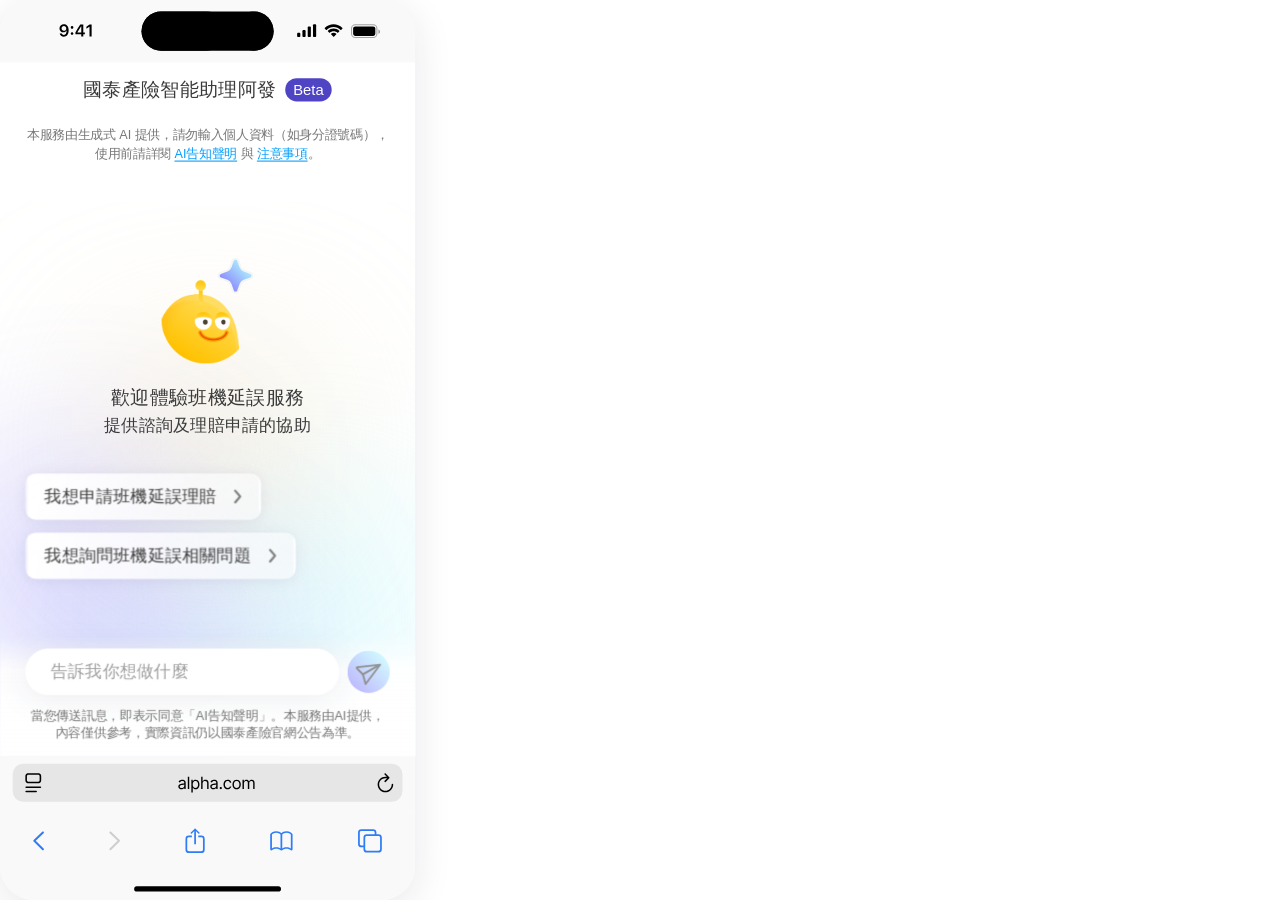
<file: public/flow/index.html>
<!doctype html>
<html lang="zh-Hant">
  <head>
    <meta charset="utf-8" />
    <meta name="viewport" content="width=device-width, initial-scale=1, viewport-fit=cover" />
    <meta name="theme-color" content="#ffffff" />
    <title>國泰產險智能助理阿發</title>
    <link rel="icon" type="image/svg+xml" href="assets/alpha-logo.svg" />
    <link rel="stylesheet" href="app.css" />
    <link rel="stylesheet" href="embed.css" />
  </head>
  <body>
    <div class="preview-stage" id="preview-stage">
      <nav class="preview-controls" aria-label="預覽控制">
        <button class="preview-control" id="preview-fullscreen" type="button" aria-label="進入全螢幕" title="全螢幕" aria-pressed="false">
          <svg class="preview-control-icon" data-fullscreen-enter viewBox="0 0 24 24" fill="none" stroke="currentColor" stroke-width="2" stroke-linecap="round" stroke-linejoin="round" aria-hidden="true">
            <path d="M8 3H5a2 2 0 0 0-2 2v3M16 3h3a2 2 0 0 1 2 2v3M21 16v3a2 2 0 0 1-2 2h-3M8 21H5a2 2 0 0 1-2-2v-3" />
          </svg>
          <svg class="preview-control-icon" data-fullscreen-exit viewBox="0 0 24 24" fill="none" stroke="currentColor" stroke-width="2" stroke-linecap="round" stroke-linejoin="round" aria-hidden="true" hidden>
            <path d="M8 3v3a2 2 0 0 1-2 2H3M21 8h-3a2 2 0 0 1-2-2V3M16 21v-3a2 2 0 0 1 2-2h3M3 16h3a2 2 0 0 1 2 2v3" />
          </svg>
        </button>
        <button class="preview-control" id="preview-restart" type="button" aria-label="重新開始" title="重新開始">
          <svg class="preview-control-icon" viewBox="0 0 24 24" fill="none" stroke="currentColor" stroke-width="2" stroke-linecap="round" stroke-linejoin="round" aria-hidden="true">
            <path d="M3 12a9 9 0 1 0 3-6.7L3 8" />
            <path d="M3 3v5h5" />
          </svg>
        </button>
        <button class="preview-control" id="preview-immersive" type="button" aria-label="進入沉浸全螢幕" title="沉浸全螢幕" aria-pressed="false">
          <svg class="preview-control-icon" viewBox="0 0 24 24" fill="none" stroke="currentColor" stroke-width="2" stroke-linecap="round" stroke-linejoin="round" aria-hidden="true">
            <rect x="3" y="3" width="18" height="18" rx="2" />
            <path d="M3 8h18M8 21v-3m8 3v-3" />
          </svg>
        </button>
      </nav>
      <main class="app" aria-label="國泰產險智能助理阿發">
      <div class="system-glow" aria-hidden="true"><img src="assets/system-bg.svg" alt="" /></div>
      <div class="phone-chrome" aria-hidden="true"><img src="assets/ios-safari-chrome.svg" alt="" /></div>

      <header class="top">
        <div class="brand-row">
          <p class="brand-name">國泰產險智能助理阿發</p>
          <span class="beta">Beta</span>
        </div>
        <p class="ai-notice">
          本服務由生成式 AI 提供，請勿輸入個人資料（如身分證號碼），使用前請詳閱
          <a class="inline-link" id="ai-disclaimer-link" href="https://www.cathaybk.com.tw/cathaybk/personal/about/news/customer-benefits/ai-disclaimer/" target="_blank" rel="noopener">AI告知聲明</a>
          與 <button class="inline-link" type="button" data-policy="注意事項">注意事項</button>。
        </p>
      </header>

      <section class="chat-screen" id="chat-screen" aria-label="班機延誤諮詢對話" aria-live="polite" hidden></section>

      <section class="welcome" aria-labelledby="welcome-title">
        <div class="mascot" role="img" aria-label="阿發吉祥物">
          <img class="mascot-face" src="assets/mascot-face.png" alt="" />
          <img class="mascot-star" src="assets/mascot-star.svg" alt="" />
        </div>
        <h1 class="welcome-title" id="welcome-title">歡迎體驗班機延誤服務</h1>
        <p class="welcome-subtitle">提供諮詢及理賠申請的協助</p>

        <div class="suggestions" aria-label="常用問題">
          <button class="suggestion" type="button" data-prompt="我想申請班機延誤理賠">
            <span>我想申請班機延誤理賠</span>
            <img src="assets/arrow.svg" alt="" />
          </button>
          <button class="suggestion" type="button" data-prompt="我想詢問班機延誤相關問題">
            <span>我想詢問班機延誤相關問題</span>
            <img src="assets/arrow.svg" alt="" />
          </button>
        </div>
      </section>

      <footer class="composer">
        <form class="composer-form" id="composer-form">
          <div class="message-field">
            <img class="field-art" src="assets/input-field.svg" alt="" />
            <input
              class="message-input"
              id="message-input"
              name="message"
              type="text"
              maxlength="500"
              autocomplete="off"
              placeholder="告訴我你想做什麼"
              aria-label="告訴我你想做什麼"
            />
          </div>
          <button class="send-button" id="send-button" type="submit" aria-label="傳送" disabled>
            <img src="assets/send.svg" alt="" />
          </button>
        </form>
        <p class="message-note">
          當您傳送訊息，即表示同意「AI告知聲明」。本服務由AI提供，<br />
          內容僅供參考，實際資訊仍以國泰產險官網公告為準。
        </p>
      </footer>

      <div class="policy-dialog" id="policy-dialog" role="dialog" aria-modal="true" aria-labelledby="dialog-title" hidden>
        <button class="policy-scrim" type="button" aria-label="關閉注意事項" data-close-policy></button>
        <section class="dialog-content" aria-describedby="dialog-copy">
          <header class="sheet-header">
            <h2 class="dialog-title" id="dialog-title">注意事項</h2>
            <button class="dialog-x" type="button" data-close-policy aria-label="關閉">×</button>
          </header>
          <div class="policy-scroll-region">
            <div class="dialog-copy" id="dialog-copy" tabindex="0"></div>
            <div class="policy-scrollbar" id="policy-scrollbar" aria-hidden="true">
              <span class="policy-scrollbar-thumb" id="policy-scrollbar-thumb"></span>
            </div>
          </div>
        </section>
      </div>

      <div class="personal-data-dialog" id="personal-data-dialog" role="dialog" aria-modal="true" aria-labelledby="personal-data-title" hidden>
        <button class="personal-data-scrim" type="button" aria-label="關閉個人資料告知事項" data-close-personal-data></button>
        <section class="personal-data-sheet" aria-describedby="personal-data-copy">
          <header class="sheet-header personal-data-header">
            <h2 class="dialog-title" id="personal-data-title">個人資料運用告知事項</h2>
            <button class="dialog-x" type="button" data-close-personal-data aria-label="關閉">×</button>
          </header>
          <div class="personal-data-copy" id="personal-data-copy" tabindex="0" aria-label="個人資料運用告知事項全文"></div>
          <button class="scroll-to-agree" id="scroll-to-agree" type="button" aria-label="滑至最底">
            <span>滑至最底</span>
            <span class="scroll-chevron" aria-hidden="true"><img src="assets/arrow.svg" alt="" /></span>
          </button>
          <footer class="personal-data-footer">
            <button class="personal-data-agree" id="personal-data-agree" type="button" disabled>同意</button>
          </footer>
        </section>
      </div>

      <div class="upload-dialog" id="upload-dialog" role="dialog" aria-modal="true" aria-labelledby="upload-title" hidden>
        <button class="upload-scrim" type="button" aria-label="關閉檔案上傳" data-close-upload></button>
        <section class="upload-sheet">
          <header class="sheet-header upload-header">
            <h2 class="dialog-title" id="upload-title">登機證上傳</h2>
            <button class="dialog-x" type="button" data-close-upload aria-label="關閉"><img src="assets/close.svg" alt="" /></button>
          </header>
          <div class="upload-body">
            <p class="upload-error" id="upload-error" role="alert" hidden></p>
            <div class="upload-help-wrap" id="upload-help-wrap" hidden>
              <button class="upload-help-trigger" id="upload-help-trigger" type="button" aria-expanded="false" aria-controls="upload-help-copy">
                <img src="assets/ic-mml-info.svg" alt="" />
                <span>如何取得班機延誤證明？</span>
              </button>
            </div>
            <button class="upload-dropzone" id="upload-dropzone" type="button" aria-describedby="upload-notes upload-error">
              <img class="upload-file-icon" src="assets/upload.svg" alt="" />
              <span id="upload-drop-label">點擊上傳登機證</span>
            </button>
            <input class="upload-file-input" id="boarding-pass-input" type="file" aria-label="選擇登機證檔案" />
            <div class="upload-file-list" id="upload-file-list" aria-live="polite"></div>
            <ol class="upload-notes" id="upload-notes"></ol>
          </div>
          <footer class="upload-footer">
            <button class="upload-confirm" id="upload-confirm" type="button" disabled>確認上傳</button>
          </footer>
          <div class="upload-help-tooltip" id="upload-help-copy" role="tooltip" hidden>
            <div class="upload-help-bubble">
              <p class="upload-help-text">可至航空公司櫃台申請紙本班機延誤證明，或至航空公司官網線上申請。</p>
              <button class="upload-help-close" id="upload-help-close" type="button" aria-label="關閉提示">
                <img src="assets/tooltip-close.svg" alt="" />
              </button>
            </div>
            <span class="upload-help-tail-wrap" aria-hidden="true">
              <img class="upload-help-tail" src="assets/tooltip-tail.svg" alt="" />
            </span>
          </div>
        </section>
        <div class="upload-loading" id="upload-loading" role="status" aria-live="polite" hidden>
          <div class="upload-loading-card"><img src="assets/loading-star.svg" alt="" /><span>檔案上傳中</span></div>
        </div>
      </div>

      <div class="upload-source-menu" id="upload-source-menu" hidden>
        <button class="upload-source-scrim" type="button" data-close-source aria-label="關閉選取方式"></button>
        <section class="upload-action-sheet" role="dialog" aria-modal="true" aria-label="選擇登機證來源">
          <button type="button" data-upload-source="photos">照片圖庫</button>
          <button type="button" data-upload-source="camera">拍照</button>
          <button type="button" data-upload-source="files">選擇檔案</button>
          <button type="button" data-upload-source="cancel">取消</button>
        </section>
      </div>

      <section class="file-picker-screen" id="file-picker-screen" aria-label="檔案選擇器" hidden>
        <header class="file-picker-header">
          <button type="button" class="file-picker-cancel" data-close-picker>取消</button>
          <h2>最近項目</h2>
          <div class="file-picker-more" aria-hidden="true"><span></span><span></span><span></span></div>
        </header>
        <label class="file-picker-search">
          <img src="assets/file-picker-asset-2.svg" alt="" />
          <input id="file-picker-search" type="search" placeholder="搜尋" autocomplete="off" aria-label="搜尋最近項目" />
        </label>
        <div class="file-picker-content">
          <div class="file-picker-heading"><h3>最近項目</h3><button type="button" id="file-picker-sort" data-sort="recent">名稱</button></div>
          <div class="file-picker-list" id="file-picker-list">
            <div class="file-picker-group" data-file-group="valid-files">
              <button class="file-picker-row" type="button" data-research-boarding-pass data-sample-file="paper-boarding-pass" data-recent-order="1624">
                <span class="file-picker-icon"><img src="assets/file-picker-asset-3.svg" alt="" /><span class="file-type-badge png">PNG</span></span>
                <span class="file-picker-details"><span class="file-picker-name">登機證.png</span><span class="file-picker-meta">今天，下午 4:24 · 1.88 MB</span></span><span class="file-picker-ellipsis" aria-hidden="true">•••</span>
              </button>
              <button class="file-picker-row" type="button" data-sample-file="proof-sample-pdf" data-recent-order="1623">
                <span class="file-picker-icon"><img src="assets/file-picker-asset-3.svg" alt="" /><span class="file-type-badge pdf">PDF</span></span>
                <span class="file-picker-details"><span class="file-picker-name">延誤證明.pdf</span><span class="file-picker-meta">今天，下午 4:21 · 2.16 MB</span></span><span class="file-picker-ellipsis" aria-hidden="true">•••</span>
              </button>
              <button class="file-picker-row" type="button" data-sample-file="proof-pdf" data-recent-order="1622">
                <span class="file-picker-icon"><img src="assets/file-picker-asset-3.svg" alt="" /><span class="file-type-badge pdf">PDF</span></span>
                <span class="file-picker-details"><span class="file-picker-name">延誤證明2.pdf</span><span class="file-picker-meta">今天，下午 4:22 · 1.24 MB</span></span><span class="file-picker-ellipsis" aria-hidden="true">•••</span>
              </button>
              <button class="file-picker-row" type="button" data-sample-file="bankbook-sample" data-recent-order="1620">
                <span class="file-picker-icon"><img src="assets/file-picker-asset-3.svg" alt="" /><span class="file-type-badge pdf">PDF</span></span>
                <span class="file-picker-details"><span class="file-picker-name">存摺.pdf</span><span class="file-picker-meta">今天，下午 4:20 · 1.42 MB</span></span><span class="file-picker-ellipsis" aria-hidden="true">•••</span>
              </button>
              <button class="file-picker-row" type="button" data-sample-file="zip" data-recent-order="1618">
                <span class="file-picker-icon"><img src="assets/file-picker-asset-3.svg" alt="" /><span class="file-type-badge zip">ZIP</span></span>
                <span class="file-picker-details"><span class="file-picker-name">租屋合約.zip</span><span class="file-picker-meta">今天，下午 4:18 · 684 KB</span></span><span class="file-picker-ellipsis" aria-hidden="true">•••</span>
              </button>
              <button class="file-picker-row" type="button" data-sample-file="mobile-photo" data-recent-order="1612">
                <span class="file-picker-icon"><img src="assets/file-picker-asset-3.svg" alt="" /><span class="file-type-badge jpg">JPG</span></span>
                <span class="file-picker-details"><span class="file-picker-name">手機照片.jpg</span><span class="file-picker-meta">今天，下午 4:12 · 20 MB</span></span><span class="file-picker-ellipsis" aria-hidden="true">•••</span>
              </button>
            </div>
            <div class="file-picker-group" data-file-group="file-validation">
              <h4 class="file-picker-group-title">格式與大小限制測試</h4>
              <button class="file-picker-row" type="button" data-sample-file="zip" data-recent-order="1618">
                <span class="file-picker-icon"><img src="assets/file-picker-asset-3.svg" alt="" /><span class="file-type-badge zip">ZIP</span></span>
                <span class="file-picker-details"><span class="file-picker-name">航班資料_不支援格式.zip</span><span class="file-picker-meta">今天，下午 4:18 · 684 KB</span></span><span class="file-picker-ellipsis" aria-hidden="true">•••</span>
              </button>
              <button class="file-picker-row" type="button" data-sample-file="pdf" data-recent-order="1612">
                <span class="file-picker-icon"><img src="assets/file-picker-asset-3.svg" alt="" /><span class="file-type-badge pdf">PDF</span></span>
                <span class="file-picker-details"><span class="file-picker-name">班機延誤證明_超過10MB.pdf</span><span class="file-picker-meta">今天，下午 4:12 · 12.4 MB</span></span><span class="file-picker-ellipsis" aria-hidden="true">•••</span>
              </button>
              <button class="file-picker-row" type="button" data-sample-file="docx-large" data-recent-order="1611">
                <span class="file-picker-icon"><img src="assets/file-picker-asset-3.svg" alt="" /><span class="file-type-badge docx">DOCX</span></span>
                <span class="file-picker-details"><span class="file-picker-name">交易明細.docx</span><span class="file-picker-meta">今天，下午 4:11 · 12.4 MB</span></span><span class="file-picker-ellipsis" aria-hidden="true">•••</span>
              </button>
            </div>
            <div class="file-picker-group" data-file-group="upload-outcomes">
              <h4 class="file-picker-group-title">上傳錯誤情境</h4>
              <button class="file-picker-row" type="button" data-sample-file="system-error" data-recent-order="1625">
                <span class="file-picker-icon"><img src="assets/file-picker-asset-3.svg" alt="" /><span class="file-type-badge png">PNG</span></span>
                <span class="file-picker-details"><span class="file-picker-name">系統異常測試.png</span><span class="file-picker-meta">今天，下午 4:25 · 模擬系統異常</span></span><span class="file-picker-ellipsis" aria-hidden="true">•••</span>
              </button>
              <button class="file-picker-row" type="button" data-sample-file="recognition-error" data-recent-order="1624">
                <span class="file-picker-icon"><img src="assets/file-picker-asset-3.svg" alt="" /><span class="file-type-badge jpg">JPG</span></span>
                <span class="file-picker-details"><span class="file-picker-name">辨識失敗測試.jpg</span><span class="file-picker-meta">今天，下午 4:24 · 模擬辨識失敗</span></span><span class="file-picker-ellipsis" aria-hidden="true">•••</span>
              </button>
              <button class="file-picker-row" type="button" data-sample-file="not-boarding-pass" data-recent-order="1622">
                <span class="file-picker-icon"><img src="assets/file-picker-asset-3.svg" alt="" /><span class="file-type-badge jpg">JPG</span></span>
                <span class="file-picker-details"><span class="file-picker-name">非登機證測試.jpg</span><span class="file-picker-meta">今天，下午 4:22 · 模擬辨識為非登機證</span></span><span class="file-picker-ellipsis" aria-hidden="true">•••</span>
              </button>
              <button class="file-picker-row" type="button" data-sample-file="network-error" data-recent-order="1623">
                <span class="file-picker-icon"><img src="assets/file-picker-asset-3.svg" alt="" /><span class="file-type-badge png">PNG</span></span>
                <span class="file-picker-details"><span class="file-picker-name">連線異常測試.png</span><span class="file-picker-meta">今天，下午 4:23 · 模擬網路異常</span></span><span class="file-picker-ellipsis" aria-hidden="true">•••</span>
              </button>
            </div>
            <div class="file-picker-group" data-file-group="data-lookup">
              <h4 class="file-picker-group-title">航班資料比對</h4>
              <button class="file-picker-row" type="button" data-sample-file="no-data" data-recent-order="1626">
                <span class="file-picker-icon"><img src="assets/file-picker-asset-3.svg" alt="" /><span class="file-type-badge jpg">JPG</span></span>
                <span class="file-picker-details"><span class="file-picker-name">查無航班資料測試.jpg</span><span class="file-picker-meta">今天，下午 4:26 · 模擬查無航班資料</span></span><span class="file-picker-ellipsis" aria-hidden="true">•••</span>
              </button>
            </div>
          </div>
          <p class="file-picker-location">iCloud 雲碟 <span aria-hidden="true">›</span> 下載項目</p>
        </div>
      </section>

      <div class="boarding-info-dialog" id="boarding-info-dialog" role="dialog" aria-modal="true" aria-labelledby="boarding-info-title" hidden>
        <button class="boarding-info-scrim" type="button" data-close-info aria-label="關閉登機證資訊確認"></button>
        <section class="boarding-info-sheet">
          <header class="sheet-header boarding-info-header">
            <h2 class="dialog-title" id="boarding-info-title">登機證資訊確認</h2>
            <button class="dialog-x" type="button" data-close-info aria-label="關閉"><img src="assets/close.svg" alt="" /></button>
          </header>
          <form id="boarding-info-form" class="boarding-info-form" novalidate>
            <div class="boarding-info-fields">
              <label class="boarding-field"><span>乘客姓名</span><input name="passenger" value="Hoshimi Miyabi" placeholder="請輸入您的英文姓名" required aria-describedby="passenger-error" /><span class="boarding-field-error" id="passenger-error" hidden>請輸入乘客姓名</span></label>
              <label class="boarding-field"><span>航班編號</span><input name="flight" value="EK-366" placeholder="請輸入航班編號" required aria-describedby="flight-error" /><span class="boarding-field-error" id="flight-error" hidden>請輸入航班編號</span></label>
              <div class="boarding-field airport-field">
                <span id="origin-label">出發地</span>
                <div class="airport-combobox" data-airport>
                  <input class="airport-input" id="origin-airport" name="origin" value="DXB" placeholder="請選擇出發地" required role="combobox" aria-labelledby="origin-label" aria-describedby="origin-error" aria-autocomplete="list" aria-expanded="false" aria-controls="origin-airport-options" autocomplete="off" />
                  <span class="airport-state-icon" aria-hidden="true"><img src="assets/Direction=down.svg" alt="" /></span>
                  <div class="airport-results" id="origin-airport-options" role="listbox" hidden>
                    <p class="airport-empty" role="status" hidden>找不到符合的機場</p>
                  </div>
                </div>
                <span class="boarding-field-error" id="origin-error" hidden>請選擇出發地</span>
              </div>
              <div class="boarding-field airport-field">
                <span id="destination-label">目的地</span>
                <div class="airport-combobox" data-airport>
                  <input class="airport-input" id="destination-airport" name="destination" value="TPE" placeholder="請選擇目的地" required role="combobox" aria-labelledby="destination-label" aria-describedby="destination-error" aria-autocomplete="list" aria-expanded="false" aria-controls="destination-airport-options" autocomplete="off" />
                  <span class="airport-state-icon" aria-hidden="true"><img src="assets/Direction=down.svg" alt="" /></span>
                  <div class="airport-results" id="destination-airport-options" role="listbox" hidden>
                    <p class="airport-empty" role="status" hidden>找不到符合的機場</p>
                  </div>
                </div>
                <span class="boarding-field-error" id="destination-error" hidden>請選擇目的地</span>
              </div>
              <div class="boarding-date-row">
                <label class="boarding-field"><span>起飛年份</span><input name="year" inputmode="numeric" maxlength="4" pattern="[0-9]{4}" value="2026" placeholder="YYYY" required aria-describedby="year-error" /><span class="boarding-field-error" id="year-error" hidden>請輸入正確年份</span></label>
                <label class="boarding-field"><span>起飛日期</span><input name="date" inputmode="numeric" maxlength="5" pattern="[0-9]{2}/[0-9]{2}" value="09/30" placeholder="MM/DD" required aria-describedby="date-error" /><span class="boarding-field-error" id="date-error" hidden>請輸入正確的起飛日期</span></label>
              </div>
            </div>
            <footer class="boarding-info-footer"><button id="confirm-info" type="submit">確認資訊</button></footer>
          </form>
        </section>
      </div>

      <div class="scheduled-time-dialog" id="scheduled-time-dialog" role="dialog" aria-modal="true" aria-labelledby="scheduled-time-title" tabindex="-1" hidden>
        <button class="scheduled-time-scrim" type="button" data-close-scheduled-time aria-label="關閉原定班機時間" tabindex="-1"></button>
        <section class="scheduled-time-sheet">
          <header class="sheet-header scheduled-time-header">
            <h2 class="dialog-title" id="scheduled-time-title">原定班機時間</h2>
            <button class="dialog-x" type="button" data-close-scheduled-time aria-label="關閉"><img src="assets/close.svg" alt="" /></button>
          </header>
          <form id="scheduled-time-form" class="scheduled-time-form" novalidate>
            <div class="scheduled-time-fields">
              <label class="scheduled-time-field" id="scheduled-date-field">
                <span>原定起飛日期</span>
                <input id="scheduled-date" name="scheduled-date" type="text" inputmode="numeric" autocomplete="off" maxlength="10" placeholder="YYYY/MM/DD" aria-describedby="scheduled-date-error" />
                <span class="scheduled-time-error" id="scheduled-date-error" role="alert" hidden>請輸入正確的日期</span>
              </label>
              <label class="scheduled-time-field" id="scheduled-hour-field">
                <span>原定起飛時間(24hr)</span>
                <input id="scheduled-hour" name="scheduled-hour" type="text" inputmode="numeric" autocomplete="off" maxlength="5" placeholder="HH:MM" aria-describedby="scheduled-hour-error" />
                <span class="scheduled-time-error" id="scheduled-hour-error" role="alert" hidden>請輸入正確的時間</span>
              </label>
            </div>
            <footer class="scheduled-time-footer">
              <button id="confirm-scheduled-time" type="submit" disabled>確認資訊</button>
            </footer>
          </form>
        </section>
      </div>

      <div class="bank-info-dialog" id="bank-info-dialog" role="dialog" aria-modal="true" aria-labelledby="bank-info-title" tabindex="-1" hidden>
        <button class="bank-info-scrim" type="button" data-close-bank-info aria-label="關閉匯款資料"></button>
        <section class="bank-info-sheet">
          <header class="sheet-header bank-info-header">
            <h2 class="dialog-title" id="bank-info-title">帳戶資訊</h2>
            <button class="dialog-x" type="button" data-close-bank-info aria-label="關閉"><img src="assets/close.svg" alt="" /></button>
          </header>
          <form class="bank-info-form" id="bank-info-form" novalidate>
            <div class="bank-info-body">
              <div class="bankbook-section-group">
                <p class="bankbook-error" id="bankbook-error" role="alert" hidden></p>
                <section class="bankbook-section" aria-labelledby="bankbook-intro">
                  <p class="bank-info-intro" id="bankbook-intro">上傳存摺或填寫匯款資料</p>
                  <input class="bankbook-file-input" id="bankbook-file-input" type="file" accept=".jpg,.jpeg,.png,.heic,.pdf" aria-label="上傳文件" />
                  <button class="bankbook-dropzone" id="bankbook-dropzone" type="button" aria-describedby="bankbook-error">
                    <img src="assets/file-upload.svg" alt="" />
                    <span>上傳文件</span>
                  </button>
                  <div class="bankbook-selected" id="bankbook-selected" aria-live="polite" hidden>
                    <span class="bankbook-selected-name" id="bankbook-selected-name"></span>
                    <button class="bankbook-remove" id="bankbook-remove" type="button" aria-label="移除上傳文件"><img src="assets/file-delete.svg" alt="" /></button>
                  </div>
                  <ol class="bankbook-notes">
                    <li>支援 JPG、JPEG、PNG、HEIC 及 PDF，單檔上限 10 MB，最多上傳 1 個檔案。</li>
                    <li>上傳存摺後，填寫內容將被直接覆蓋</li>
                  </ol>
                </section>
              </div>
              <div class="bank-info-fields">
                <label class="bank-info-field"><span>匯款戶名</span><input name="accountName" value="星O雅" readonly aria-readonly="true" /></label>
                <label class="bank-info-field"><span id="bank-label">匯款銀行</span>
                  <input type="hidden" name="bank" value="" />
                  <div class="bank-combobox" id="bank-combobox">
                    <input class="bank-combobox-input" id="bank-combobox-input" type="text" placeholder="請搜尋匯款銀行" role="combobox" aria-labelledby="bank-label" aria-required="true" aria-autocomplete="list" aria-expanded="false" aria-controls="bank-options" autocomplete="off" />
                    <span class="airport-state-icon" aria-hidden="true"><img src="assets/Direction=down.svg" alt="" /></span>
                    <div class="airport-results" id="bank-options" role="listbox" hidden>
                      <p class="airport-empty" role="status" hidden>找不到符合的銀行</p>
                    </div>
                  </div>
                </label>
                <label class="bank-info-field"><span id="branch-label">分行別</span>
                  <input type="hidden" name="branch" value="" />
                  <div class="bank-combobox" id="branch-combobox">
                    <input class="bank-combobox-input" id="branch-combobox-input" type="text" placeholder="請搜尋分行別" role="combobox" aria-labelledby="branch-label" aria-required="true" aria-autocomplete="list" aria-expanded="false" aria-controls="branch-options" autocomplete="off" disabled />
                    <span class="airport-state-icon" aria-hidden="true"><img src="assets/Direction=down.svg" alt="" /></span>
                    <div class="airport-results" id="branch-options" role="listbox" hidden>
                      <p class="airport-empty" role="status" hidden>找不到符合的分行</p>
                    </div>
                  </div>
                </label>
                <label class="bank-info-field" id="bank-account-field"><span>匯款帳號</span><input name="account" type="text" inputmode="numeric" maxlength="14" autocomplete="off" placeholder="請輸入匯款帳號" aria-describedby="bank-account-error" aria-invalid="false" required /><span class="bank-account-error" id="bank-account-error" role="alert" hidden>請輸入正確的匯款帳號</span></label>
              </div>
            </div>
            <footer class="bank-info-footer"><button id="confirm-bank-info" type="submit" disabled>確認資訊</button></footer>
          </form>
        </section>
        <div class="bank-info-loading" id="bank-info-loading" role="status" aria-live="polite" hidden>
          <div class="bank-info-loading-card"><img src="assets/loading-star.svg" alt="" /><span>圖片辨識中</span></div>
        </div>
      </div>

      <div class="otp-dialog" id="otp-dialog" role="dialog" aria-modal="true" aria-labelledby="otp-title" tabindex="-1" hidden>
        <button class="otp-scrim" type="button" data-close-otp aria-label="關閉動態密碼驗證"></button>
        <section class="otp-sheet">
          <header class="sheet-header otp-header">
            <h2 class="dialog-title" id="otp-title">動態密碼驗證</h2>
            <button class="dialog-x" type="button" data-close-otp aria-label="關閉"><img src="assets/close.svg" alt="" /></button>
          </header>
          <form class="otp-form" id="otp-form" novalidate>
            <div class="otp-body">
              <p class="otp-sent">動態密碼已發送至：<br /><strong>0963-****30</strong><br /><strong>Cathay***@***il.com</strong></p>
              <p class="otp-expiry">動態密碼將在 5 分鐘後失效</p>
              <label class="otp-field" id="otp-field">
                <span>請輸入動態密碼</span>
                <input id="otp-input" name="otp" type="text" inputmode="numeric" autocomplete="one-time-code" maxlength="6" aria-describedby="otp-error otp-countdown" />
              </label>
              <p class="otp-error" id="otp-error" role="alert" hidden></p>
              <div class="otp-resend-row">
                <span class="otp-countdown" id="otp-countdown" aria-live="polite"></span>
                <button class="otp-resend" id="otp-resend" type="button" hidden>重新發送</button>
              </div>
              <div class="otp-help" id="otp-help">
                <button class="otp-help-trigger" id="otp-help-trigger" type="button" aria-expanded="false" aria-controls="otp-help-note">
                  <img src="assets/ic-mml-info.svg" alt="" />
                  <span>收不到動態密碼？</span>
                </button>
              </div>
            </div>
            <footer class="otp-footer">
              <button id="otp-next" type="submit" disabled>下一步</button>
            </footer>
          </form>
          <div class="otp-help-note" id="otp-help-note" role="note" hidden>
            <p>請確認手機號碼及電子郵件是否正確。可能因電信或系統繁忙而延遲送達，若透過電子郵件收取，請一併查看垃圾郵件匣。</p>
            <button type="button" id="otp-help-close" aria-label="關閉提示">×</button>
          </div>
        </section>
      </div>

      <div class="auth-dialog" id="auth-dialog" role="dialog" aria-modal="true" aria-labelledby="auth-title" tabindex="-1" hidden>
        <button class="auth-scrim" type="button" data-close-auth aria-label="關閉登入或註冊"></button>
        <section class="auth-sheet" id="auth-sheet" data-view="login-password">
          <header class="sheet-header auth-header">
            <button class="auth-back" id="auth-back" type="button" hidden>上一步</button>
            <h2 class="dialog-title" id="auth-title">登入</h2>
            <button class="dialog-x" type="button" data-close-auth aria-label="關閉"><img src="assets/close.svg" alt="" /></button>
          </header>
          <div class="auth-tabs" id="auth-tabs" role="tablist" aria-label="登入方式">
            <button type="button" role="tab" id="auth-password-tab" aria-controls="auth-view-login-password" aria-selected="true" data-auth-tab="login-password">密碼登入</button>
            <button type="button" role="tab" id="auth-code-tab" aria-controls="auth-view-login-birthday" aria-selected="false" data-auth-tab="login-birthday">驗證碼登入</button>
          </div>
          <div class="auth-scroll" id="auth-scroll">
            <section class="auth-view" id="auth-view-login-password" data-auth-view="login-password" role="tabpanel" aria-labelledby="auth-password-tab">
              <form class="auth-form" id="auth-password-form" data-auth-form="login-password" novalidate>
                <p class="auth-status" id="auth-status" role="status" hidden></p>
                <p class="auth-status is-error" data-login-error role="alert" hidden></p>
                <div class="auth-field">
                  <label for="login-id">帳號</label>
                  <span class="auth-input-action">
                    <input id="login-id" name="account" type="password" autocomplete="username" placeholder="請輸入你的身分證號 / 居留證號" aria-describedby="login-id-error" />
                    <button class="auth-icon-button" type="button" data-toggle-password="login-id" data-toggle-label="帳號" aria-label="顯示帳號" aria-pressed="false"><img src="assets/auth-eye-closed.svg" alt="" /></button>
                  </span>
                  <span class="auth-field-error" id="login-id-error" data-auth-error-for="login-id" role="alert" hidden></span>
                </div>
                <div class="auth-field auth-password-field">
                  <div class="auth-password-heading">
                    <label for="login-password">密碼</label>
                    <a class="auth-inline-link" id="auth-forgot-password-link" href="https://www.cathay-ins.com.tw/INSOCWeb/servlet/HttpDispatcher/OCH1_0300/prompt" target="_blank" rel="noopener noreferrer">忘記密碼</a>
                  </div>
                  <span class="auth-input-action">
                    <input id="login-password" name="password" type="password" autocomplete="current-password" placeholder="請輸入密碼" aria-describedby="login-password-error" />
                    <button class="auth-icon-button" type="button" data-toggle-password="login-password" aria-label="顯示密碼" aria-pressed="false"><img src="assets/auth-eye-closed.svg" alt="" /></button>
                  </span>
                  <span class="auth-field-error" id="login-password-error" data-auth-error-for="login-password" role="alert" hidden></span>
                </div>
                <div class="auth-field auth-captcha-field">
                  <label for="login-captcha-input">驗證碼</label>
                  <div class="auth-captcha-control">
                    <input id="login-captcha-input" name="captcha" type="text" autocomplete="off" autocapitalize="characters" maxlength="4" placeholder="請輸入驗證碼" aria-describedby="login-captcha-error" />
                    <span class="auth-captcha-image-wrap"><img class="auth-captcha-image" id="auth-captcha-image" src="assets/login-captcha.png" alt="圖形驗證碼" /></span>
                    <button class="auth-icon-button" type="button" id="auth-captcha-refresh" aria-label="刷新驗證碼"><img src="assets/login-captcha-refresh.svg" alt="" /></button>
                    <button class="auth-icon-button" type="button" id="auth-captcha-audio" aria-label="播放驗證碼"><img src="assets/login-captcha-audio.svg" alt="" /></button>
                  </div>
                  <span class="auth-field-error" id="login-captcha-error" data-auth-error-for="login-captcha-input" role="alert" hidden></span>
                </div>
              </form>
            </section>

            <section class="auth-view" id="auth-view-login-birthday" data-auth-view="login-birthday" role="tabpanel" aria-labelledby="auth-code-tab" hidden>
              <form class="auth-form" id="auth-birthday-form" data-auth-form="login-birthday" novalidate>
                <p class="auth-status is-error" data-login-error role="alert" hidden></p>
                <div class="auth-field">
                  <label for="login-code-id">帳號</label>
                  <span class="auth-input-action">
                    <input id="login-code-id" name="account" type="password" autocomplete="username" placeholder="請輸入你的身分證號 / 居留證號" aria-describedby="login-code-id-error" />
                    <button class="auth-icon-button" type="button" data-toggle-password="login-code-id" data-toggle-label="帳號" aria-label="顯示帳號" aria-pressed="false"><img src="assets/auth-eye-closed.svg" alt="" /></button>
                  </span>
                  <span class="auth-field-error" id="login-code-id-error" data-auth-error-for="login-code-id" role="alert" hidden></span>
                </div>
                <div class="auth-field auth-password-field">
                  <label for="login-birthday">生日</label>
                  <span class="auth-input-action">
                    <input id="login-birthday" name="birthday" type="password" inputmode="numeric" maxlength="8" autocomplete="bday" placeholder="請輸入西元年格式，例如19990511" aria-describedby="login-birthday-error" />
                    <button class="auth-icon-button" type="button" data-toggle-password="login-birthday" data-toggle-label="生日" aria-label="顯示生日" aria-pressed="false"><img src="assets/auth-eye-closed.svg" alt="" /></button>
                  </span>
                  <span class="auth-field-error" id="login-birthday-error" data-auth-error-for="login-birthday" role="alert" hidden></span>
                </div>
              </form>
            </section>

            <section class="auth-view" id="auth-view-login-code" data-auth-view="login-code" role="tabpanel" aria-labelledby="auth-code-tab" hidden>
              <form class="auth-form" id="login-code-form" data-auth-form="login-code" novalidate>
                <p class="auth-status is-error" data-login-error role="alert" hidden></p>
                <div class="login-otp-message">
                  <p class="auth-otp-sent">驗證碼已發送至：<br /><span id="login-otp-phone">0963-****30</span><br /><span id="login-otp-email">Cathay***@***il.com</span></p>
                  <p class="auth-otp-expiry">驗證碼將在 5 分鐘後失效</p>
                </div>
                <div class="login-otp-component">
                  <label class="auth-field login-otp-field" for="login-otp-input">
                    <span>請輸入驗證碼：</span>
                    <span class="login-otp-entry-row">
                      <span class="login-otp-prefix" aria-hidden="true">NBDW -</span>
                      <input id="login-otp-input" name="otp" type="text" inputmode="numeric" maxlength="6" autocomplete="one-time-code" placeholder="請輸入驗證碼" aria-describedby="login-otp-error login-otp-countdown" />
                    </span>
                    <span class="auth-field-error" id="login-otp-error" role="alert" hidden></span>
                  </label>
                  <div class="auth-resend-row login-otp-resend"><span id="login-otp-countdown" aria-live="polite"><span data-countdown-time>0:59</span> 後可以重新發送</span><button class="auth-inline-link" id="login-otp-resend" type="button" hidden>重新發送動態密碼</button></div>
                </div>
                <div class="otp-help login-code-help" id="login-code-help">
                  <button class="otp-help-trigger" id="login-otp-help-trigger" type="button" aria-expanded="false" aria-controls="login-otp-help-note">
                    <img src="assets/ic-mml-info.svg" alt="" />
                    <span>收不到動態密碼簡訊？</span>
                  </button>
                </div>
              </form>
            </section>

            <section class="auth-view" id="auth-view-forgot-phone" data-auth-view="forgot-phone" hidden>
              <form class="auth-form" id="forgot-phone-form" data-auth-form="forgot-phone" novalidate>
                <h3 class="auth-recovery-heading">忘記密碼嗎？別擔心，讓我協助您找回</h3>
                <p class="auth-recovery-copy">若您更改手機號碼或 Email，以致無法收到驗證碼，請洽免費客服電話 0800-212-880。</p>
                <label class="auth-field" for="forgot-phone"><span>請輸入註冊時填寫的手機號碼</span><input id="forgot-phone" name="phone" type="tel" inputmode="numeric" maxlength="10" autocomplete="tel" placeholder="09XXXXXXXX" aria-describedby="forgot-phone-error" /><span class="auth-field-error" id="forgot-phone-error" data-auth-error-for="forgot-phone" role="alert" hidden></span></label>
              </form>
            </section>

            <section class="auth-view" id="auth-view-forgot-code" data-auth-view="forgot-code" hidden>
              <form class="auth-form" id="forgot-code-form" data-auth-form="forgot-code" novalidate>
                <p class="auth-otp-sent">驗證碼已發送至：<br /><span id="forgot-otp-phone">09XX-****XX</span></p>
                <p class="auth-otp-expiry">驗證碼將在 5 分鐘後失效</p>
                <label class="auth-field" for="forgot-otp-input"><span>請輸入動態密碼</span><input id="forgot-otp-input" name="otp" type="text" inputmode="numeric" maxlength="6" autocomplete="one-time-code" aria-describedby="forgot-otp-error forgot-otp-countdown" /><span class="auth-field-error" id="forgot-otp-error" role="alert" hidden></span></label>
                <div class="auth-resend-row"><span id="forgot-otp-countdown" aria-live="polite"></span><button class="auth-inline-link" id="forgot-otp-resend" type="button" hidden>重新發送</button></div>
              </form>
            </section>

            <section class="auth-view" id="auth-view-forgot-password" data-auth-view="forgot-password" hidden>
              <form class="auth-form" id="forgot-password-form" data-auth-form="forgot-password" novalidate>
                <label class="auth-field" for="forgot-new-password"><span>設定新密碼</span><span class="auth-input-action"><input id="forgot-new-password" name="password" type="password" autocomplete="new-password" aria-describedby="forgot-new-password-error" /><button class="auth-icon-button" type="button" data-toggle-password="forgot-new-password" aria-label="顯示密碼" aria-pressed="false"><img src="assets/auth-eye-closed.svg" alt="" /></button></span><span class="auth-field-error" id="forgot-new-password-error" data-auth-error-for="forgot-new-password" role="alert" hidden></span></label>
                <label class="auth-field" for="forgot-confirm-password"><span>再次輸入新密碼</span><input id="forgot-confirm-password" name="confirmPassword" type="password" autocomplete="new-password" aria-describedby="forgot-confirm-password-error" /><span class="auth-field-error" id="forgot-confirm-password-error" data-auth-error-for="forgot-confirm-password" role="alert" hidden></span></label>
                <p class="auth-password-hint">8-12 位英數混合，不含特殊符號或連續 3 碼</p>
              </form>
            </section>

            <section class="auth-view" id="auth-view-signup-1" data-auth-view="signup-1" hidden>
              <div class="auth-progress" data-step="1"><div class="auth-progress-label"><span>填寫基本資料</span><span>1 / 4</span></div><div class="auth-progress-track"><img class="auth-progress-fill" src="assets/signup-progress-bar.png" alt="" /></div></div>
              <form class="auth-form auth-signup-form" id="signup-basic-form" data-auth-form="signup-1" novalidate>
                <label class="auth-field" for="signup-id"><span>帳號</span><input id="signup-id" name="identity" type="text" autocomplete="username" autocapitalize="characters" placeholder="請輸入你的身分證或居留證號" aria-describedby="signup-id-error" /><span class="auth-field-error" id="signup-id-error" data-auth-error-for="signup-id" role="alert" hidden></span></label>
                <div class="auth-field auth-nationality-field" id="signup-nationality-field" hidden>
                  <div class="auth-nationality-heading"><label id="signup-nationality-label" for="signup-nationality-trigger">國籍</label><button class="auth-nationality-help-trigger" id="signup-nationality-help" type="button" aria-expanded="false" aria-controls="signup-nationality-tooltip"><img src="assets/ic-mml-info.svg" alt="" /><span>無法註冊的國籍</span></button></div>
                  <div class="auth-nationality-control">
                    <select class="auth-nationality-native" id="signup-nationality" name="nationality" autocomplete="country-name" aria-describedby="signup-nationality-error" aria-hidden="true" tabindex="-1" required><option value="" selected disabled>輸入國籍</option></select>
                    <div class="auth-nationality-search-wrap" id="signup-nationality-search-wrap" hidden>
                      <input class="auth-nationality-search" id="signup-nationality-search" type="search" placeholder="輸入國籍" role="combobox" aria-label="搜尋國籍" aria-autocomplete="list" aria-expanded="false" aria-controls="signup-nationality-options" aria-describedby="signup-nationality-error" aria-required="true" autocomplete="off" />
                      <img src="assets/airport-search.svg" alt="" aria-hidden="true" />
                    </div>
                    <button class="auth-nationality-select" id="signup-nationality-trigger" type="button" aria-labelledby="signup-nationality-label signup-nationality-value" aria-haspopup="listbox" aria-expanded="false" aria-controls="signup-nationality-options" aria-describedby="signup-nationality-error" aria-required="true">
                      <span class="auth-nationality-value is-placeholder" id="signup-nationality-value">輸入國籍</span><img src="assets/Direction=down.svg" alt="" />
                    </button>
                  </div>
                  <span class="auth-field-error" id="signup-nationality-error" data-auth-error-for="signup-nationality" role="alert" hidden></span>
                </div>
                <label class="auth-field" for="signup-birthday"><span>生日(需年滿 18 歲)</span><input id="signup-birthday" name="birthday" type="text" inputmode="numeric" maxlength="10" autocomplete="bday" placeholder="YYYY/MM/DD" aria-describedby="signup-birthday-error" /><span class="auth-field-error" id="signup-birthday-error" data-auth-error-for="signup-birthday" role="alert" hidden></span></label>
                <label class="auth-field" for="signup-name"><span>姓名</span><input id="signup-name" name="name" type="text" autocomplete="name" placeholder="輸入姓名" aria-describedby="signup-name-error" /><span class="auth-field-error" id="signup-name-error" data-auth-error-for="signup-name" role="alert" hidden></span></label>
                <label class="auth-field" for="signup-phone"><span>手機號碼</span><input id="signup-phone" name="phone" type="tel" inputmode="numeric" autocomplete="tel" placeholder="請輸入你的手機號碼" aria-describedby="signup-phone-error" /><span class="auth-field-error" id="signup-phone-error" data-auth-error-for="signup-phone" role="alert" hidden></span></label>
                <label class="auth-field" for="signup-email"><span>Email</span><input id="signup-email" name="email" type="email" inputmode="email" autocomplete="email" autocapitalize="off" placeholder="輸入 Email" aria-describedby="signup-email-error" /><span class="auth-field-error" id="signup-email-error" data-auth-error-for="signup-email" role="alert" hidden></span></label>
                <label class="auth-field" for="signup-promo"><span>活動碼(非必填)</span><input id="signup-promo" name="promo" type="text" autocomplete="off" placeholder="非必填，無代碼可以不用輸入" aria-describedby="signup-promo-error" /><span class="auth-field-error" id="signup-promo-error" data-auth-error-for="signup-promo" role="alert" hidden></span></label>
              </form>
            </section>

            <section class="auth-view" id="auth-view-signup-2" data-auth-view="signup-2" hidden>
              <div class="auth-progress" data-step="2"><div class="auth-progress-label"><span>閱讀/同意聲明事項</span><span>2 / 4</span></div><div class="auth-progress-track"><img class="auth-progress-fill" src="assets/signup-progress-bar.png" alt="" /></div></div>
              <p class="auth-section-heading">請審閱後勾選以下條款</p>
              <fieldset class="auth-declarations"><legend class="visually-hidden">請閱讀並同意四項聲明</legend>
                <div class="auth-declaration-item"><input type="checkbox" name="declaration" value="privacy" aria-label="已閱讀個人資料蒐集與告知事項" /><span>一、</span><button type="button" class="auth-declaration-link" data-open-signup-statement="privacy" aria-haspopup="dialog" aria-controls="signup-statement-dialog">個人資料蒐集與告知事項</button></div>
                <div class="auth-declaration-item"><input type="checkbox" name="declaration" value="terms" aria-label="已閱讀國泰產險網站服務使用約定書" /><span>二、</span><button type="button" class="auth-declaration-link" data-open-signup-statement="terms" aria-haspopup="dialog" aria-controls="signup-statement-dialog">國泰產險網站服務使用約定書</button></div>
                <div class="auth-declaration-item"><input type="checkbox" name="declaration" value="online-service" aria-label="已閱讀網路保險服務聲明事項" /><span>三、</span><button type="button" class="auth-declaration-link" data-open-signup-statement="online-service" aria-haspopup="dialog" aria-controls="signup-statement-dialog">網路保險服務聲明事項</button></div>
                <div class="auth-declaration-item"><input type="checkbox" name="declaration" value="online-insurance" aria-label="已閱讀網路投保聲明暨同意書" /><span>四、</span><button type="button" class="auth-declaration-link" data-open-signup-statement="online-insurance" aria-haspopup="dialog" aria-controls="signup-statement-dialog">網路投保聲明暨同意書</button></div>
              </fieldset>
              <div class="auth-declaration-all"><input id="signup-all-declarations" type="checkbox" /><label for="signup-all-declarations">我已詳閱並同意以上四項聲明事項，並知悉相關契約書有至少五日審閱期且完成審閱。</label></div>
            </section>

            <section class="auth-view" id="auth-view-signup-3" data-auth-view="signup-3" hidden>
              <div class="auth-progress" data-step="3"><div class="auth-progress-label"><span>動態密碼驗證</span><span class="auth-progress-count"><strong>3</strong><span class="auth-progress-total"> / 4</span></span></div><div class="auth-progress-track"><img class="auth-progress-fill" src="assets/signup-progress-bar.png" alt="" /></div></div>
              <form class="auth-form auth-signup-otp-form" id="signup-otp-form" data-auth-form="signup-3" novalidate>
                <div class="auth-otp-message">
                  <p class="auth-otp-sent">動態密碼已發送至：<br /><strong id="signup-otp-phone">09XX-****XX</strong></p>
                  <p class="auth-otp-expiry">動態密碼將在 5 分鐘後失效</p>
                </div>
                <div class="auth-otp-component">
                  <label class="auth-field auth-otp-field" for="signup-otp-input">
                    <span>請輸入動態密碼：</span>
                    <span class="auth-otp-field-block">
                      <span class="auth-otp-entry-row"><span class="auth-otp-prefix" aria-hidden="true">NBDW -</span><input id="signup-otp-input" name="otp" type="text" inputmode="numeric" maxlength="6" autocomplete="one-time-code" placeholder="請輸入動態密碼" aria-describedby="signup-otp-error signup-otp-countdown" /></span>
                      <span class="auth-field-error" id="signup-otp-error" role="alert" hidden></span>
                    </span>
                  </label>
                  <div class="auth-resend-row auth-signup-otp-resend"><span id="signup-otp-countdown" aria-live="polite"><span data-countdown-time>0:59</span><span> 後可以重新發送動態密碼</span></span><button class="auth-inline-link" id="signup-otp-resend" type="button" hidden>重新發送動態密碼</button></div>
                </div>
              </form>
            </section>

            <section class="auth-view" id="auth-view-signup-4" data-auth-view="signup-4" hidden>
              <div class="auth-progress" data-step="4"><div class="auth-progress-label"><span>設定密碼</span><span>4 / 4</span></div><div class="auth-progress-track"><img class="auth-progress-fill" src="assets/signup-progress-bar.png" alt="" /></div></div>
              <form class="auth-form" id="signup-password-form" data-auth-form="signup-4" novalidate>
                <label class="auth-field" for="signup-password"><span>設定會員密碼</span><span class="auth-input-action"><input id="signup-password" name="password" type="password" autocomplete="new-password" placeholder="8-12 英數字，禁連續 3 碼及特殊符號" aria-describedby="signup-password-error" /><button class="auth-icon-button" type="button" data-toggle-password="signup-password" aria-label="顯示密碼" aria-pressed="false"><img src="assets/auth-eye-closed.svg" alt="" /></button></span><span class="auth-field-error" id="signup-password-error" data-auth-error-for="signup-password" role="alert" hidden></span></label>
                <label class="auth-field" for="signup-confirm-password"><span>再次輸入密碼</span><span class="auth-input-action"><input id="signup-confirm-password" name="confirmPassword" type="password" autocomplete="new-password" placeholder="8-12 英數字，禁連續 3 碼及特殊符號" aria-describedby="signup-confirm-password-error" /><button class="auth-icon-button" type="button" data-toggle-password="signup-confirm-password" data-toggle-label="再次輸入的密碼" aria-label="顯示再次輸入的密碼" aria-pressed="false"><img src="assets/auth-eye-closed.svg" alt="" /></button></span><span class="auth-field-error" id="signup-confirm-password-error" data-auth-error-for="signup-confirm-password" role="alert" hidden></span></label>
              </form>
            </section>
          </div>
          <footer class="auth-footer">
            <button class="auth-primary" id="auth-primary" type="submit" form="auth-password-form" disabled>登入</button>
            <p class="auth-footer-prompt" id="auth-footer-prompt"><button type="button" data-auth-register><span class="auth-footer-prompt-intro">還不是會員？</span> <span>立即註冊</span></button></p>
          </footer>
          <div class="otp-help-note login-otp-help-note" id="login-otp-help-note" role="note" hidden>
            <p>請確認手機號碼及電子郵件是否正確。可能因電信或系統繁忙而延遲送達，若透過電子郵件收取，請一併查看垃圾郵件匣。</p>
            <button type="button" id="login-otp-help-close" aria-label="關閉提示">×</button>
          </div>
        </section>
        <div class="auth-nationality-menu" id="signup-nationality-menu" hidden>
          <div class="auth-nationality-options" id="signup-nationality-options" role="listbox" aria-label="國籍"></div>
          <p class="auth-nationality-empty" id="signup-nationality-empty" role="status" hidden>找不到符合的國籍</p>
        </div>
        <div class="auth-nationality-tooltip" id="signup-nationality-tooltip" role="tooltip" data-placement="above" hidden>
          <div class="auth-nationality-tooltip-body">
            <p>南蘇丹、黎巴嫩、剛果民主共和國、蘇丹、伊朗、利比亞及北韓 無法註冊。</p>
            <button type="button" id="signup-nationality-help-close" aria-label="關閉提示"><img src="assets/tooltip-close.svg" alt="" /></button>
          </div>
          <img class="auth-nationality-tooltip-tail" src="assets/tooltip-tail.svg" alt="" aria-hidden="true" />
        </div>
        <div class="auth-statement-dialog" id="signup-statement-dialog" role="dialog" aria-modal="true" aria-labelledby="signup-statement-title" hidden>
          <section class="auth-statement-sheet">
            <header class="sheet-header auth-statement-header">
              <h2 class="dialog-title">聲明事項</h2>
              <button class="dialog-x" id="signup-statement-close" type="button" aria-label="關閉聲明"><img src="assets/close.svg" alt="" /></button>
            </header>
            <div class="auth-statement-scroll" id="signup-statement-scroll" tabindex="0">
              <div class="auth-statement-content">
                <h3 id="signup-statement-title"></h3>
                <div class="auth-statement-copy">
                  <p>此處為會員聲明閱讀流程示意，目前尚未置入正式條款文字。</p>
                  <p>正式聲明內容及適用範圍，請以國泰產險提供並確認的正式文件為準。</p>
                  <p>這段示意文字只用來呈現閱讀彈窗、滑至底部及點選同意的操作，不代表正式契約內容，也不代表實際的個人資料蒐集、處理或利用方式。</p>
                  <p>以下段落為介面測試用的延伸內容，目的是呈現較長的閱讀區域與捲動狀態。實際使用時，這裡應替換成經確認的完整聲明本文。</p>
                  <p>正式聲明可能依服務流程分成不同項目，並說明各項內容的名稱、用途、適用範圍與注意事項。這份示意稿不描述任何實際服務規則，也不會作為會員申請或保險服務的依據。</p>
                  <p>閱讀時可以在此區域上下滑動，逐段查看本頁文字。畫面下方的操作按鈕會固定顯示，方便在閱讀完成後返回流程；閱讀區域本身則可以獨立捲動。</p>
                  <p>為了檢查長內容在手機畫面中的呈現方式，示意文字刻意分成多個段落。每一段在正式版本中都應由對應的條款文字取代，並依原文保留標題、段落順序與必要的標點格式。</p>
                  <p>當正式內容較長時，使用者可以繼續向下閱讀，直到本文最後一段。請確認文字不會被固定頁尾遮住，也要能清楚辨認目前的閱讀位置以及尚未閱讀的部分。</p>
                  <p>如果正式聲明包含項目清單、分段標題或其他補充說明，這些內容也應放在可捲動區域內。此示意頁不代表清單項目或補充規則已經完整，也沒有設定任何額外的同意條件。</p>
                  <p>閱讀完成後，請使用頁面底部的「同意」按鈕返回註冊畫面。按鈕的狀態只用來示範介面流程；實際的確認文字、按鈕行為及紀錄方式仍須依正式需求確認。</p>
                  <p>在正式條款提供前，請勿將這些示意段落視為法律聲明、個資告知、服務約定或投保同意內容。所有正式文字都需要由業務及法務相關人員確認後再置入。</p>
                  <p>此區域也用來確認不同手機尺寸下的閱讀體驗。視窗高度改變時，本文仍應保留足夠的捲動空間；固定標題與底部按鈕不應遮擋主要內容或妨礙操作。</p>
                  <p>若使用者尚未閱讀到本文底部，介面會維持尚未完成的狀態。這個互動只供流程原型展示，正式產品仍需依確認後的條款內容和使用者流程規格實作。</p>
                  <p>正式上線前，需由國泰產險提供完整聲明內容，並確認各項條款、適用對象及相關告知事項。</p>
                  <p>請閱讀本頁內容後滑至最底，再點選「同意」。完成後，這項聲明才會在註冊畫面中標記為已閱讀。</p>
                  <p>四項聲明都完成閱讀與勾選，並確認最下方的同意聲明後，才能繼續註冊流程。</p>
                </div>
              </div>
            </div>
            <button class="auth-statement-scroll-button" id="signup-statement-scroll-button" type="button">滑至最底 <span aria-hidden="true"></span></button>
            <footer class="auth-statement-footer"><button class="auth-primary" id="signup-statement-agree" type="button" disabled>同意</button></footer>
          </section>
        </div>
      </div>
      </main>
    </div>

    <dialog class="policy-dialog confirm-dialog" id="confirm-dialog" aria-labelledby="confirm-title" aria-describedby="confirm-copy">
      <div class="dialog-content confirm-content">
        <div class="mini-alpha assistant-avatar" aria-hidden="true">
          <img class="mascot-face" src="assets/mascot-face.png" alt="" />
          <span class="avatar-star-position"><span class="avatar-star-inset"><img class="mascot-star" src="assets/mascot-star.svg" alt="" /></span></span>
        </div>
        <h2 class="dialog-title" id="confirm-title">即將前往國泰產險官網</h2>
        <p class="dialog-copy" id="confirm-copy">您即將離開阿發，前往產險服務頁面。</p>
        <div class="confirm-actions">
          <button class="dialog-secondary" id="confirm-cancel" type="button">取消</button>
          <a class="dialog-close dialog-link" id="confirm-go" href="https://www.cathay-ins.com.tw/cathayins/personal/claim/travel/" target="_blank" rel="noopener">前往官網</a>
        </div>
      </div>
    </dialog>

    <script src="../tracker-bridge.js" defer></script>
    <script src="assets/bank-branch-directory.js" defer></script>
    <script src="app.js" defer></script>
    <script src="embed.js" defer></script>
  </body>
</html>
</file>
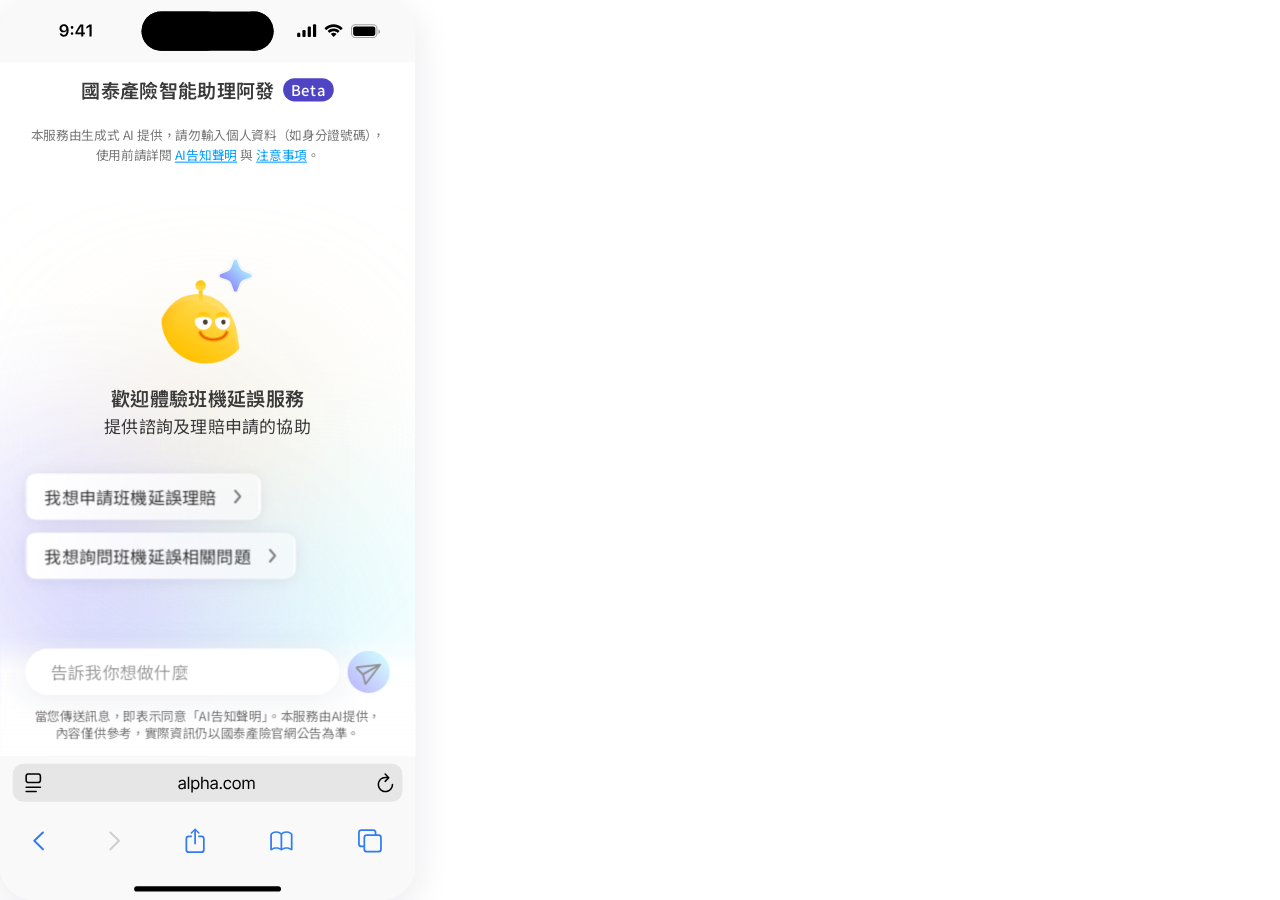
<file: public/deck/flow/index.html>
<!doctype html>
<html lang="zh-Hant">
  <head>
    <meta charset="utf-8" />
    <meta name="viewport" content="width=device-width, initial-scale=1, viewport-fit=cover" />
    <meta name="theme-color" content="#ffffff" />
    <title>國泰產險智能助理阿發</title>
    <link rel="icon" type="image/svg+xml" href="assets/alpha-logo.svg" />
    <link rel="preconnect" href="https://fonts.googleapis.com" />
    <link rel="preconnect" href="https://fonts.gstatic.com" crossorigin />
    <link rel="stylesheet" href="https://fonts.googleapis.com/css2?family=Noto+Sans+TC:wght@300;400;500;600;700&display=swap" />
    <link rel="stylesheet" href="app.css" />
    <link rel="stylesheet" href="embed.css" />
  </head>
  <body>
    <div class="preview-stage" id="preview-stage">
      <nav class="preview-controls" aria-label="預覽控制">
        <button class="preview-control" id="preview-fullscreen" type="button" aria-label="進入全螢幕" title="全螢幕" aria-pressed="false">
          <svg class="preview-control-icon" data-fullscreen-enter viewBox="0 0 24 24" fill="none" stroke="currentColor" stroke-width="2" stroke-linecap="round" stroke-linejoin="round" aria-hidden="true">
            <path d="M8 3H5a2 2 0 0 0-2 2v3M16 3h3a2 2 0 0 1 2 2v3M21 16v3a2 2 0 0 1-2 2h-3M8 21H5a2 2 0 0 1-2-2v-3" />
          </svg>
          <svg class="preview-control-icon" data-fullscreen-exit viewBox="0 0 24 24" fill="none" stroke="currentColor" stroke-width="2" stroke-linecap="round" stroke-linejoin="round" aria-hidden="true" hidden>
            <path d="M8 3v3a2 2 0 0 1-2 2H3M21 8h-3a2 2 0 0 1-2-2V3M16 21v-3a2 2 0 0 1 2-2h3M3 16h3a2 2 0 0 1 2 2v3" />
          </svg>
        </button>
        <button class="preview-control" id="preview-restart" type="button" aria-label="重新開始" title="重新開始">
          <svg class="preview-control-icon" viewBox="0 0 24 24" fill="none" stroke="currentColor" stroke-width="2" stroke-linecap="round" stroke-linejoin="round" aria-hidden="true">
            <path d="M3 12a9 9 0 1 0 3-6.7L3 8" />
            <path d="M3 3v5h5" />
          </svg>
        </button>
        <button class="preview-control" id="preview-immersive" type="button" aria-label="進入沉浸全螢幕" title="沉浸全螢幕" aria-pressed="false">
          <svg class="preview-control-icon" viewBox="0 0 24 24" fill="none" stroke="currentColor" stroke-width="2" stroke-linecap="round" stroke-linejoin="round" aria-hidden="true">
            <rect x="3" y="3" width="18" height="18" rx="2" />
            <path d="M3 8h18M8 21v-3m8 3v-3" />
          </svg>
        </button>
      </nav>
      <main class="app" aria-label="國泰產險智能助理阿發">
      <div class="system-glow" aria-hidden="true"><img src="assets/system-bg.svg" alt="" /></div>
      <div class="phone-chrome" aria-hidden="true"><img src="assets/ios-safari-chrome.svg" alt="" /></div>

      <header class="top">
        <div class="brand-row">
          <p class="brand-name">國泰產險智能助理阿發</p>
          <span class="beta">Beta</span>
        </div>
        <p class="ai-notice">
          本服務由生成式 AI 提供，請勿輸入個人資料（如身分證號碼），使用前請詳閱
          <a class="inline-link" id="ai-disclaimer-link" href="https://www.cathaybk.com.tw/cathaybk/personal/about/news/customer-benefits/ai-disclaimer/" target="_blank" rel="noopener">AI告知聲明</a>
          與 <button class="inline-link" type="button" data-policy="注意事項">注意事項</button>。
        </p>
      </header>

      <section class="chat-screen" id="chat-screen" aria-label="班機延誤諮詢對話" aria-live="polite" hidden></section>

      <section class="welcome" aria-labelledby="welcome-title">
        <div class="mascot" role="img" aria-label="阿發吉祥物">
          <img class="mascot-face" src="assets/mascot-face.png" alt="" />
          <img class="mascot-star" src="assets/mascot-star.svg" alt="" />
        </div>
        <h1 class="welcome-title" id="welcome-title">歡迎體驗班機延誤服務</h1>
        <p class="welcome-subtitle">提供諮詢及理賠申請的協助</p>

        <div class="suggestions" aria-label="常用問題">
          <button class="suggestion" type="button" data-prompt="我想申請班機延誤理賠">
            <span>我想申請班機延誤理賠</span>
            <img src="assets/arrow.svg" alt="" />
          </button>
          <button class="suggestion" type="button" data-prompt="我想詢問班機延誤相關問題">
            <span>我想詢問班機延誤相關問題</span>
            <img src="assets/arrow.svg" alt="" />
          </button>
        </div>
      </section>

      <footer class="composer">
        <form class="composer-form" id="composer-form">
          <div class="message-field">
            <img class="field-art" src="assets/input-field.svg" alt="" />
            <input
              class="message-input"
              id="message-input"
              name="message"
              type="text"
              maxlength="500"
              autocomplete="off"
              placeholder="告訴我你想做什麼"
              aria-label="告訴我你想做什麼"
            />
          </div>
          <button class="send-button" id="send-button" type="submit" aria-label="傳送" disabled>
            <img src="assets/send.svg" alt="" />
          </button>
        </form>
        <p class="message-note">
          當您傳送訊息，即表示同意「AI告知聲明」。本服務由AI提供，<br />
          內容僅供參考，實際資訊仍以國泰產險官網公告為準。
        </p>
      </footer>

      <div class="policy-dialog" id="policy-dialog" role="dialog" aria-modal="true" aria-labelledby="dialog-title" hidden>
        <button class="policy-scrim" type="button" aria-label="關閉注意事項" data-close-policy></button>
        <section class="dialog-content" aria-describedby="dialog-copy">
          <header class="sheet-header">
            <h2 class="dialog-title" id="dialog-title">注意事項</h2>
            <button class="dialog-x" type="button" data-close-policy aria-label="關閉">×</button>
          </header>
          <div class="policy-scroll-region">
            <div class="dialog-copy" id="dialog-copy" tabindex="0"></div>
            <div class="policy-scrollbar" id="policy-scrollbar" aria-hidden="true">
              <span class="policy-scrollbar-thumb" id="policy-scrollbar-thumb"></span>
            </div>
          </div>
        </section>
      </div>

      <div class="personal-data-dialog" id="personal-data-dialog" role="dialog" aria-modal="true" aria-labelledby="personal-data-title" hidden>
        <button class="personal-data-scrim" type="button" aria-label="關閉個人資料告知事項" data-close-personal-data></button>
        <section class="personal-data-sheet" aria-describedby="personal-data-copy">
          <header class="sheet-header personal-data-header">
            <h2 class="dialog-title" id="personal-data-title">個人資料運用告知事項</h2>
            <button class="dialog-x" type="button" data-close-personal-data aria-label="關閉">×</button>
          </header>
          <div class="personal-data-copy" id="personal-data-copy" tabindex="0" aria-label="個人資料運用告知事項全文"></div>
          <button class="scroll-to-agree" id="scroll-to-agree" type="button" aria-label="滑至最底">
            <span>滑至最底</span>
            <span class="scroll-chevron" aria-hidden="true"><img src="assets/arrow.svg" alt="" /></span>
          </button>
          <footer class="personal-data-footer">
            <button class="personal-data-agree" id="personal-data-agree" type="button" disabled>同意</button>
          </footer>
        </section>
      </div>

      <div class="upload-dialog" id="upload-dialog" role="dialog" aria-modal="true" aria-labelledby="upload-title" hidden>
        <button class="upload-scrim" type="button" aria-label="關閉檔案上傳" data-close-upload></button>
        <section class="upload-sheet">
          <header class="sheet-header upload-header">
            <h2 class="dialog-title" id="upload-title">登機證上傳</h2>
            <button class="dialog-x" type="button" data-close-upload aria-label="關閉"><img src="assets/close.svg" alt="" /></button>
          </header>
          <div class="upload-body">
            <div class="flow-progress" data-step="1"><div class="flow-progress-label"><span>提供相關證明</span><span><strong>1</strong> / 3</span></div><div class="flow-progress-track"><i></i></div></div>
            <p class="upload-error" id="upload-error" role="alert" hidden></p>
            <div class="upload-help-wrap" id="upload-help-wrap" hidden>
              <button class="upload-help-trigger" id="upload-help-trigger" type="button" aria-expanded="false" aria-controls="upload-help-copy">
                <img src="assets/ic-mml-info.svg" alt="" />
                <span>如何取得班機延誤證明？</span>
              </button>
            </div>
            <button class="upload-dropzone" id="upload-dropzone" type="button" aria-describedby="upload-notes upload-error">
              <img class="upload-file-icon" src="assets/upload.svg" alt="" />
              <span id="upload-drop-label">點擊上傳文件</span>
            </button>
            <input class="upload-file-input" id="boarding-pass-input" type="file" aria-label="選擇登機證檔案" />
            <div class="upload-file-list" id="upload-file-list" aria-live="polite"></div>
            <ol class="upload-notes" id="upload-notes"></ol>
          </div>
          <footer class="upload-footer">
            <button class="upload-confirm" id="upload-confirm" type="button" disabled>確認上傳</button>
          </footer>
          <div class="upload-help-tooltip" id="upload-help-copy" role="tooltip" hidden>
            <div class="upload-help-bubble">
              <p class="upload-help-text">可至航空公司櫃台申請紙本班機延誤證明，或至航空公司官網線上申請。</p>
              <button class="upload-help-close" id="upload-help-close" type="button" aria-label="關閉提示">
                <img src="assets/tooltip-close.svg" alt="" />
              </button>
            </div>
            <span class="upload-help-tail-wrap" aria-hidden="true">
              <img class="upload-help-tail" src="assets/tooltip-tail.svg" alt="" />
            </span>
          </div>
        </section>
        <div class="upload-loading" id="upload-loading" role="status" aria-live="polite" hidden>
          <div class="upload-loading-card"><img src="assets/loading-star.svg" alt="" /><span>檔案上傳中</span></div>
        </div>
      </div>

      <div class="upload-source-menu" id="upload-source-menu" hidden>
        <button class="upload-source-scrim" type="button" data-close-source aria-label="關閉選取方式"></button>
        <section class="upload-action-sheet" role="dialog" aria-modal="true" aria-label="選擇登機證來源">
          <button type="button" data-upload-source="photos">照片圖庫</button>
          <button type="button" data-upload-source="camera">拍照</button>
          <button type="button" data-upload-source="files">選擇檔案</button>
          <button type="button" data-upload-source="cancel">取消</button>
        </section>
      </div>

      <section class="file-picker-screen" id="file-picker-screen" aria-label="檔案選擇器" hidden>
        <header class="file-picker-header">
          <button type="button" class="file-picker-cancel" data-close-picker>取消</button>
          <h2>最近項目</h2>
          <div class="file-picker-more" aria-hidden="true"><span></span><span></span><span></span></div>
        </header>
        <label class="file-picker-search">
          <img src="assets/file-picker-asset-2.svg" alt="" />
          <input id="file-picker-search" type="search" placeholder="搜尋" autocomplete="off" aria-label="搜尋最近項目" />
        </label>
        <div class="file-picker-content">
          <div class="file-picker-heading"><h3>最近項目</h3><button type="button" id="file-picker-sort" data-sort="recent">名稱</button></div>
          <div class="file-picker-list" id="file-picker-list">
            <div class="file-picker-group" data-file-group="valid-files">
              <button class="file-picker-row" type="button" data-research-boarding-pass data-sample-file="paper-boarding-pass" data-recent-order="1624">
                <span class="file-picker-icon"><img src="assets/file-picker-asset-3.svg" alt="" /><span class="file-type-badge png">PNG</span></span>
                <span class="file-picker-details"><span class="file-picker-name">登機證.png</span><span class="file-picker-meta">今天，下午 4:24 · 1.88 MB</span></span><span class="file-picker-ellipsis" aria-hidden="true">•••</span>
              </button>
              <button class="file-picker-row" type="button" data-sample-file="proof-sample-pdf" data-recent-order="1623">
                <span class="file-picker-icon"><img src="assets/file-picker-asset-3.svg" alt="" /><span class="file-type-badge pdf">PDF</span></span>
                <span class="file-picker-details"><span class="file-picker-name">延誤證明.pdf</span><span class="file-picker-meta">今天，下午 4:21 · 2.16 MB</span></span><span class="file-picker-ellipsis" aria-hidden="true">•••</span>
              </button>
              <button class="file-picker-row" type="button" data-sample-file="proof-pdf" data-recent-order="1622">
                <span class="file-picker-icon"><img src="assets/file-picker-asset-3.svg" alt="" /><span class="file-type-badge pdf">PDF</span></span>
                <span class="file-picker-details"><span class="file-picker-name">延誤證明2.pdf</span><span class="file-picker-meta">今天，下午 4:22 · 1.24 MB</span></span><span class="file-picker-ellipsis" aria-hidden="true">•••</span>
              </button>
              <button class="file-picker-row" type="button" data-sample-file="bankbook-sample" data-recent-order="1620">
                <span class="file-picker-icon"><img src="assets/file-picker-asset-3.svg" alt="" /><span class="file-type-badge pdf">PDF</span></span>
                <span class="file-picker-details"><span class="file-picker-name">存摺.pdf</span><span class="file-picker-meta">今天，下午 4:20 · 1.42 MB</span></span><span class="file-picker-ellipsis" aria-hidden="true">•••</span>
              </button>
              <button class="file-picker-row" type="button" data-sample-file="zip" data-recent-order="1618">
                <span class="file-picker-icon"><img src="assets/file-picker-asset-3.svg" alt="" /><span class="file-type-badge zip">ZIP</span></span>
                <span class="file-picker-details"><span class="file-picker-name">租屋合約.zip</span><span class="file-picker-meta">今天，下午 4:18 · 684 KB</span></span><span class="file-picker-ellipsis" aria-hidden="true">•••</span>
              </button>
              <button class="file-picker-row" type="button" data-sample-file="mobile-photo" data-recent-order="1612">
                <span class="file-picker-icon"><img src="assets/file-picker-asset-3.svg" alt="" /><span class="file-type-badge jpg">JPG</span></span>
                <span class="file-picker-details"><span class="file-picker-name">手機照片.jpg</span><span class="file-picker-meta">今天，下午 4:12 · 20 MB</span></span><span class="file-picker-ellipsis" aria-hidden="true">•••</span>
              </button>
            </div>
            <div class="file-picker-group" data-file-group="file-validation">
              <h4 class="file-picker-group-title">格式與大小限制測試</h4>
              <button class="file-picker-row" type="button" data-sample-file="zip" data-recent-order="1618">
                <span class="file-picker-icon"><img src="assets/file-picker-asset-3.svg" alt="" /><span class="file-type-badge zip">ZIP</span></span>
                <span class="file-picker-details"><span class="file-picker-name">航班資料_不支援格式.zip</span><span class="file-picker-meta">今天，下午 4:18 · 684 KB</span></span><span class="file-picker-ellipsis" aria-hidden="true">•••</span>
              </button>
              <button class="file-picker-row" type="button" data-sample-file="pdf" data-recent-order="1612">
                <span class="file-picker-icon"><img src="assets/file-picker-asset-3.svg" alt="" /><span class="file-type-badge pdf">PDF</span></span>
                <span class="file-picker-details"><span class="file-picker-name">班機延誤證明_超過10MB.pdf</span><span class="file-picker-meta">今天，下午 4:12 · 12.4 MB</span></span><span class="file-picker-ellipsis" aria-hidden="true">•••</span>
              </button>
              <button class="file-picker-row" type="button" data-sample-file="docx-large" data-recent-order="1611">
                <span class="file-picker-icon"><img src="assets/file-picker-asset-3.svg" alt="" /><span class="file-type-badge docx">DOCX</span></span>
                <span class="file-picker-details"><span class="file-picker-name">交易明細.docx</span><span class="file-picker-meta">今天，下午 4:11 · 12.4 MB</span></span><span class="file-picker-ellipsis" aria-hidden="true">•••</span>
              </button>
            </div>
            <div class="file-picker-group" data-file-group="upload-outcomes">
              <h4 class="file-picker-group-title">上傳錯誤情境</h4>
              <button class="file-picker-row" type="button" data-sample-file="system-error" data-recent-order="1625">
                <span class="file-picker-icon"><img src="assets/file-picker-asset-3.svg" alt="" /><span class="file-type-badge png">PNG</span></span>
                <span class="file-picker-details"><span class="file-picker-name">系統異常測試.png</span><span class="file-picker-meta">今天，下午 4:25 · 模擬系統異常</span></span><span class="file-picker-ellipsis" aria-hidden="true">•••</span>
              </button>
              <button class="file-picker-row" type="button" data-sample-file="recognition-error" data-recent-order="1624">
                <span class="file-picker-icon"><img src="assets/file-picker-asset-3.svg" alt="" /><span class="file-type-badge jpg">JPG</span></span>
                <span class="file-picker-details"><span class="file-picker-name">辨識失敗測試.jpg</span><span class="file-picker-meta">今天，下午 4:24 · 模擬辨識失敗</span></span><span class="file-picker-ellipsis" aria-hidden="true">•••</span>
              </button>
              <button class="file-picker-row" type="button" data-sample-file="not-boarding-pass" data-recent-order="1622">
                <span class="file-picker-icon"><img src="assets/file-picker-asset-3.svg" alt="" /><span class="file-type-badge jpg">JPG</span></span>
                <span class="file-picker-details"><span class="file-picker-name">非登機證測試.jpg</span><span class="file-picker-meta">今天，下午 4:22 · 模擬辨識為非登機證</span></span><span class="file-picker-ellipsis" aria-hidden="true">•••</span>
              </button>
              <button class="file-picker-row" type="button" data-sample-file="network-error" data-recent-order="1623">
                <span class="file-picker-icon"><img src="assets/file-picker-asset-3.svg" alt="" /><span class="file-type-badge png">PNG</span></span>
                <span class="file-picker-details"><span class="file-picker-name">連線異常測試.png</span><span class="file-picker-meta">今天，下午 4:23 · 模擬網路異常</span></span><span class="file-picker-ellipsis" aria-hidden="true">•••</span>
              </button>
            </div>
            <div class="file-picker-group" data-file-group="data-lookup">
              <h4 class="file-picker-group-title">航班資料比對</h4>
              <button class="file-picker-row" type="button" data-sample-file="no-data" data-recent-order="1626">
                <span class="file-picker-icon"><img src="assets/file-picker-asset-3.svg" alt="" /><span class="file-type-badge jpg">JPG</span></span>
                <span class="file-picker-details"><span class="file-picker-name">查無航班資料測試.jpg</span><span class="file-picker-meta">今天，下午 4:26 · 模擬查無航班資料</span></span><span class="file-picker-ellipsis" aria-hidden="true">•••</span>
              </button>
            </div>
          </div>
          <p class="file-picker-location">iCloud 雲碟 <span aria-hidden="true">›</span> 下載項目</p>
        </div>
      </section>

      <div class="boarding-info-dialog" id="boarding-info-dialog" role="dialog" aria-modal="true" aria-labelledby="boarding-info-title" hidden>
        <button class="boarding-info-scrim" type="button" data-close-info aria-label="關閉登機證資訊確認"></button>
        <section class="boarding-info-sheet">
          <header class="sheet-header boarding-info-header">
            <h2 class="dialog-title" id="boarding-info-title">登機證資訊確認</h2>
            <button class="dialog-x" type="button" data-close-info aria-label="關閉"><img src="assets/close.svg" alt="" /></button>
          </header>
          <form id="boarding-info-form" class="boarding-info-form" novalidate>
            <div class="boarding-info-fields">
              <div class="flow-progress" data-step="1"><div class="flow-progress-label"><span>提供相關證明</span><span><strong>1</strong> / 3</span></div><div class="flow-progress-track"><i></i></div></div>
              <label class="boarding-field"><span>乘客姓名</span><input name="passenger" value="Hoshimi Miyabi" placeholder="請輸入您的英文姓名" required aria-describedby="passenger-error" /><span class="boarding-field-error" id="passenger-error" hidden>請輸入乘客姓名</span></label>
              <label class="boarding-field"><span>航班編號</span><input name="flight" value="EK-366" placeholder="請輸入航班編號" required aria-describedby="flight-error" /><span class="boarding-field-error" id="flight-error" hidden>請輸入航班編號</span></label>
              <div class="boarding-field airport-field">
                <span id="origin-label">出發地</span>
                <div class="airport-combobox" data-airport>
                  <input class="airport-input" id="origin-airport" name="origin" value="杜拜國際機場" data-code="DXB" placeholder="請選擇出發地" required role="combobox" aria-labelledby="origin-label" aria-describedby="origin-error" aria-autocomplete="list" aria-expanded="false" aria-controls="origin-airport-options" autocomplete="off" />
                  <span class="airport-state-icon" aria-hidden="true"><img src="assets/Direction=down.svg" alt="" /></span>
                  <div class="airport-results" id="origin-airport-options" role="listbox" hidden>
                    <p class="airport-empty" role="status" hidden>找不到符合的機場</p>
                  </div>
                </div>
                <span class="boarding-field-error" id="origin-error" hidden>請選擇出發地</span>
              </div>
              <div class="boarding-field airport-field">
                <span id="destination-label">目的地</span>
                <div class="airport-combobox" data-airport>
                  <input class="airport-input" id="destination-airport" name="destination" value="臺灣桃園國際機場" data-code="TPE" placeholder="請選擇目的地" required role="combobox" aria-labelledby="destination-label" aria-describedby="destination-error" aria-autocomplete="list" aria-expanded="false" aria-controls="destination-airport-options" autocomplete="off" />
                  <span class="airport-state-icon" aria-hidden="true"><img src="assets/Direction=down.svg" alt="" /></span>
                  <div class="airport-results" id="destination-airport-options" role="listbox" hidden>
                    <p class="airport-empty" role="status" hidden>找不到符合的機場</p>
                  </div>
                </div>
                <span class="boarding-field-error" id="destination-error" hidden>請選擇目的地</span>
              </div>
              <div class="boarding-date-row">
                <label class="boarding-field"><span>原訂起飛年份</span><input name="year" inputmode="numeric" maxlength="4" pattern="[0-9]{4}" value="2026" placeholder="YYYY" required aria-describedby="year-error" /><span class="boarding-field-error" id="year-error" hidden>請輸入正確年份</span></label>
                <label class="boarding-field"><span>原訂起飛日期</span><input name="date" inputmode="numeric" maxlength="5" pattern="[0-9]{2}/[0-9]{2}" value="03/30" placeholder="MM/DD" required aria-describedby="date-error" /><span class="boarding-field-error" id="date-error" hidden>請輸入正確的起飛日期</span></label>
              </div>
            </div>
            <footer class="boarding-info-footer"><button id="confirm-info" type="submit">確認資訊</button></footer>
          </form>
        </section>
      </div>

      <div class="scheduled-time-dialog" id="scheduled-time-dialog" role="dialog" aria-modal="true" aria-labelledby="scheduled-time-title" tabindex="-1" hidden>
        <button class="scheduled-time-scrim" type="button" data-close-scheduled-time aria-label="關閉原定班機時間" tabindex="-1"></button>
        <section class="scheduled-time-sheet">
          <header class="sheet-header scheduled-time-header">
            <h2 class="dialog-title" id="scheduled-time-title">原定班機時間</h2>
            <button class="dialog-x" type="button" data-close-scheduled-time aria-label="關閉"><img src="assets/close.svg" alt="" /></button>
          </header>
          <form id="scheduled-time-form" class="scheduled-time-form" novalidate>
            <div class="scheduled-time-fields">
              <label class="scheduled-time-field" id="scheduled-date-field">
                <span>原訂起飛日期</span>
                <input id="scheduled-date" name="scheduled-date" type="text" inputmode="numeric" autocomplete="off" maxlength="10" placeholder="YYYY/MM/DD" aria-describedby="scheduled-date-error" />
                <span class="scheduled-time-error" id="scheduled-date-error" role="alert" hidden>請輸入正確的日期</span>
              </label>
              <label class="scheduled-time-field" id="scheduled-hour-field">
                <span>原訂起飛時間(24hr)</span>
                <input id="scheduled-hour" name="scheduled-hour" type="text" inputmode="numeric" autocomplete="off" maxlength="5" placeholder="HH:MM" aria-describedby="scheduled-hour-error" />
                <span class="scheduled-time-error" id="scheduled-hour-error" role="alert" hidden>請輸入正確的時間</span>
              </label>
            </div>
            <footer class="scheduled-time-footer">
              <button id="confirm-scheduled-time" type="submit" disabled>確認資訊</button>
            </footer>
          </form>
        </section>
      </div>

      <div class="bank-info-dialog" id="bank-info-dialog" role="dialog" aria-modal="true" aria-labelledby="bank-info-title" tabindex="-1" hidden>
        <button class="bank-info-scrim" type="button" data-close-bank-info aria-label="關閉匯款資料"></button>
        <section class="bank-info-sheet">
          <header class="sheet-header bank-info-header">
            <h2 class="dialog-title" id="bank-info-title">帳戶資訊</h2>
            <button class="dialog-x" type="button" data-close-bank-info aria-label="關閉"><img src="assets/close.svg" alt="" /></button>
          </header>
          <form class="bank-info-form" id="bank-info-form" novalidate>
            <div class="bank-info-body">
              <div class="flow-progress" data-step="2"><div class="flow-progress-label"><span>提供帳戶資訊</span><span><strong>2</strong> / 3</span></div><div class="flow-progress-track"><i></i></div></div>
              <div class="bankbook-section-group">
                <p class="bankbook-error" id="bankbook-error" role="alert" hidden></p>
                <section class="bankbook-section" aria-labelledby="bankbook-intro">
                  <p class="bank-info-intro" id="bankbook-intro">上傳要保人或填寫匯款資料</p>
                  <input class="bankbook-file-input" id="bankbook-file-input" type="file" accept=".jpg,.jpeg,.png,.heic,.pdf" aria-label="上傳文件" />
                  <button class="bankbook-dropzone" id="bankbook-dropzone" type="button" aria-describedby="bankbook-error">
                    <img src="assets/file-upload.svg" alt="" />
                    <span>點擊上傳文件</span>
                  </button>
                  <div class="bankbook-selected" id="bankbook-selected" aria-live="polite" hidden>
                    <span class="bankbook-selected-name" id="bankbook-selected-name"></span>
                    <button class="bankbook-remove" id="bankbook-remove" type="button" aria-label="移除上傳文件"><img src="assets/file-delete.svg" alt="" /></button>
                  </div>
                  <ol class="bankbook-notes">
                    <li>支援 JPG、JPEG、PNG、HEIC 及 PDF，單檔上限 10 MB，最多上傳 1 個檔案。</li>
                    <li>上傳存摺後，已填寫的匯款資料將被覆蓋</li>
                  </ol>
                </section>
              </div>
              <div class="bank-info-fields">
                <label class="bank-info-field"><span>匯款戶名</span><input name="accountName" value="星O雅" readonly aria-readonly="true" /></label>
                <label class="bank-info-field"><span id="bank-label">匯款銀行</span>
                  <input type="hidden" name="bank" value="" />
                  <div class="bank-combobox" id="bank-combobox">
                    <input class="bank-combobox-input" id="bank-combobox-input" type="text" placeholder="請搜尋匯款銀行" role="combobox" aria-labelledby="bank-label" aria-required="true" aria-autocomplete="list" aria-expanded="false" aria-controls="bank-options" autocomplete="off" />
                    <span class="airport-state-icon" aria-hidden="true"><img src="assets/Direction=down.svg" alt="" /></span>
                    <div class="airport-results" id="bank-options" role="listbox" hidden>
                      <p class="airport-empty" role="status" hidden>找不到符合的銀行</p>
                    </div>
                  </div>
                </label>
                <label class="bank-info-field"><span id="branch-label">分行別</span>
                  <input type="hidden" name="branch" value="" />
                  <div class="bank-combobox" id="branch-combobox">
                    <input class="bank-combobox-input" id="branch-combobox-input" type="text" placeholder="請搜尋分行別" role="combobox" aria-labelledby="branch-label" aria-required="true" aria-autocomplete="list" aria-expanded="false" aria-controls="branch-options" autocomplete="off" disabled />
                    <span class="airport-state-icon" aria-hidden="true"><img src="assets/Direction=down.svg" alt="" /></span>
                    <div class="airport-results" id="branch-options" role="listbox" hidden>
                      <p class="airport-empty" role="status" hidden>找不到符合的分行</p>
                    </div>
                  </div>
                </label>
                <label class="bank-info-field" id="bank-account-field"><span>匯款帳號</span><input name="account" type="text" inputmode="numeric" maxlength="14" autocomplete="off" placeholder="請輸入匯款帳號" aria-describedby="bank-account-error" aria-invalid="false" required /><span class="bank-account-error" id="bank-account-error" role="alert" hidden>請輸入正確的匯款帳號</span></label>
              </div>
            </div>
            <footer class="bank-info-footer"><button id="confirm-bank-info" type="submit" disabled>確認資訊</button></footer>
          </form>
        </section>
        <div class="bank-info-loading" id="bank-info-loading" role="status" aria-live="polite" hidden>
          <div class="bank-info-loading-card"><img src="assets/loading-star.svg" alt="" /><span>圖片辨識中</span></div>
        </div>
      </div>

      <div class="otp-dialog" id="otp-dialog" role="dialog" aria-modal="true" aria-labelledby="otp-title" tabindex="-1" hidden>
        <button class="otp-scrim" type="button" data-close-otp aria-label="關閉動態密碼驗證"></button>
        <section class="otp-sheet">
          <header class="sheet-header otp-header">
            <h2 class="dialog-title" id="otp-title">動態密碼驗證</h2>
            <button class="dialog-x" type="button" data-close-otp aria-label="關閉"><img src="assets/close.svg" alt="" /></button>
          </header>
          <form class="otp-form" id="otp-form" novalidate>
            <div class="otp-body">
              <div class="flow-progress" data-step="3"><div class="flow-progress-label"><span>動態密碼驗證</span><span><strong>3</strong> / 3</span></div><div class="flow-progress-track"><i></i></div></div>
              <p class="otp-sent">動態密碼已發送至：<br /><strong>0963-****30</strong><br /><strong>Cathay***@***il.com</strong></p>
              <p class="otp-expiry">動態密碼將在 5 分鐘後失效</p>
              <label class="otp-field" id="otp-field">
                <span>請輸入動態密碼：</span>
                <span class="otp-entry-row">
                  <span class="otp-prefix" aria-hidden="true">NBDW -</span>
                  <input id="otp-input" name="otp" type="text" inputmode="numeric" autocomplete="one-time-code" maxlength="6" placeholder="請輸入動態密碼" aria-describedby="otp-error otp-countdown" />
                </span>
              </label>
              <p class="otp-error" id="otp-error" role="alert" hidden></p>
              <div class="otp-resend-row">
                <span class="otp-countdown" id="otp-countdown" aria-live="polite"></span>
                <button class="otp-resend" id="otp-resend" type="button" hidden>重新發送</button>
              </div>
              <div class="otp-help" id="otp-help">
                <button class="otp-help-trigger" id="otp-help-trigger" type="button" aria-expanded="false" aria-controls="otp-help-note">
                  <img src="assets/ic-mml-info.svg" alt="" />
                  <span>收不到動態密碼？</span>
                </button>
              </div>
            </div>
            <footer class="otp-footer">
              <button id="otp-next" type="submit" disabled>送出申請</button>
            </footer>
          </form>
          <div class="otp-help-note" id="otp-help-note" role="note" hidden>
            <p>請確認手機號碼及電子郵件是否正確。可能因電信或系統繁忙而延遲送達，若透過電子郵件收取，請一併查看垃圾郵件匣。</p>
            <button type="button" id="otp-help-close" aria-label="關閉提示">×</button>
          </div>
        </section>
      </div>

      <div class="auth-dialog" id="auth-dialog" role="dialog" aria-modal="true" aria-labelledby="auth-title" tabindex="-1" hidden>
        <button class="auth-scrim" type="button" data-close-auth aria-label="關閉登入或註冊"></button>
        <section class="auth-sheet" id="auth-sheet" data-view="login-password">
          <header class="sheet-header auth-header">
            <button class="auth-back" id="auth-back" type="button" hidden>上一步</button>
            <h2 class="dialog-title" id="auth-title">登入</h2>
            <button class="dialog-x" type="button" data-close-auth aria-label="關閉"><img src="assets/close.svg" alt="" /></button>
          </header>
          <div class="auth-tabs" id="auth-tabs" role="tablist" aria-label="登入方式">
            <button type="button" role="tab" id="auth-password-tab" aria-controls="auth-view-login-password" aria-selected="true" data-auth-tab="login-password">密碼登入</button>
            <button type="button" role="tab" id="auth-code-tab" aria-controls="auth-view-login-birthday" aria-selected="false" data-auth-tab="login-birthday">驗證碼登入</button>
          </div>
          <div class="auth-scroll" id="auth-scroll">
            <section class="auth-view" id="auth-view-login-password" data-auth-view="login-password" role="tabpanel" aria-labelledby="auth-password-tab">
              <form class="auth-form" id="auth-password-form" data-auth-form="login-password" novalidate>
                <p class="auth-status" id="auth-status" role="status" hidden></p>
                <p class="auth-status is-error" data-login-error role="alert" hidden></p>
                <div class="auth-field">
                  <label for="login-id">帳號</label>
                  <span class="auth-input-action">
                    <input id="login-id" name="account" type="password" autocomplete="username" placeholder="請輸入你的身分證號 / 居留證號" aria-describedby="login-id-error" />
                    <button class="auth-icon-button" type="button" data-toggle-password="login-id" data-toggle-label="帳號" aria-label="顯示帳號" aria-pressed="false"><img src="assets/auth-eye-closed.svg" alt="" /></button>
                  </span>
                  <span class="auth-field-error" id="login-id-error" data-auth-error-for="login-id" role="alert" hidden></span>
                </div>
                <div class="auth-field auth-password-field">
                  <div class="auth-password-heading">
                    <label for="login-password">密碼</label>
                    <a class="auth-inline-link" id="auth-forgot-password-link" href="https://www.cathay-ins.com.tw/INSOCWeb/servlet/HttpDispatcher/OCH1_0300/prompt" target="_blank" rel="noopener noreferrer">忘記密碼</a>
                  </div>
                  <span class="auth-input-action">
                    <input id="login-password" name="password" type="password" autocomplete="current-password" placeholder="請輸入密碼" aria-describedby="login-password-error" />
                    <button class="auth-icon-button" type="button" data-toggle-password="login-password" aria-label="顯示密碼" aria-pressed="false"><img src="assets/auth-eye-closed.svg" alt="" /></button>
                  </span>
                  <span class="auth-field-error" id="login-password-error" data-auth-error-for="login-password" role="alert" hidden></span>
                </div>
                <div class="auth-field auth-captcha-field">
                  <label for="login-captcha-input">驗證碼</label>
                  <div class="auth-captcha-control">
                    <input id="login-captcha-input" name="captcha" type="text" autocomplete="off" autocapitalize="characters" maxlength="4" placeholder="請輸入驗證碼" aria-describedby="login-captcha-error" />
                    <span class="auth-captcha-image-wrap"><img class="auth-captcha-image" id="auth-captcha-image" src="assets/login-captcha.png" alt="圖形驗證碼" /></span>
                    <button class="auth-icon-button" type="button" id="auth-captcha-refresh" aria-label="刷新驗證碼"><img src="assets/login-captcha-refresh.svg" alt="" /></button>
                    <button class="auth-icon-button" type="button" id="auth-captcha-audio" aria-label="播放驗證碼"><img src="assets/login-captcha-audio.svg" alt="" /></button>
                  </div>
                  <span class="auth-field-error" id="login-captcha-error" data-auth-error-for="login-captcha-input" role="alert" hidden></span>
                </div>
              </form>
            </section>

            <section class="auth-view" id="auth-view-login-birthday" data-auth-view="login-birthday" role="tabpanel" aria-labelledby="auth-code-tab" hidden>
              <form class="auth-form" id="auth-birthday-form" data-auth-form="login-birthday" novalidate>
                <p class="auth-status is-error" data-login-error role="alert" hidden></p>
                <div class="auth-field">
                  <label for="login-code-id">帳號</label>
                  <span class="auth-input-action">
                    <input id="login-code-id" name="account" type="password" autocomplete="username" placeholder="請輸入你的身分證號 / 居留證號" aria-describedby="login-code-id-error" />
                    <button class="auth-icon-button" type="button" data-toggle-password="login-code-id" data-toggle-label="帳號" aria-label="顯示帳號" aria-pressed="false"><img src="assets/auth-eye-closed.svg" alt="" /></button>
                  </span>
                  <span class="auth-field-error" id="login-code-id-error" data-auth-error-for="login-code-id" role="alert" hidden></span>
                </div>
                <div class="auth-field auth-password-field">
                  <label for="login-birthday">生日</label>
                  <span class="auth-input-action">
                    <input id="login-birthday" name="birthday" type="password" inputmode="numeric" maxlength="8" autocomplete="bday" placeholder="請輸入西元年格式，例如19990511" aria-describedby="login-birthday-error" />
                    <button class="auth-icon-button" type="button" data-toggle-password="login-birthday" data-toggle-label="生日" aria-label="顯示生日" aria-pressed="false"><img src="assets/auth-eye-closed.svg" alt="" /></button>
                  </span>
                  <span class="auth-field-error" id="login-birthday-error" data-auth-error-for="login-birthday" role="alert" hidden></span>
                </div>
              </form>
            </section>

            <section class="auth-view" id="auth-view-login-code" data-auth-view="login-code" role="tabpanel" aria-labelledby="auth-code-tab" hidden>
              <form class="auth-form" id="login-code-form" data-auth-form="login-code" novalidate>
                <p class="auth-status is-error" data-login-error role="alert" hidden></p>
                <div class="login-otp-message">
                  <p class="auth-otp-sent">驗證碼已發送至：<br /><span id="login-otp-phone">0963-****30</span><br /><span id="login-otp-email">Cathay***@***il.com</span></p>
                  <p class="auth-otp-expiry">驗證碼將在 5 分鐘後失效</p>
                </div>
                <div class="login-otp-component">
                  <label class="auth-field login-otp-field" for="login-otp-input">
                    <span>請輸入驗證碼：</span>
                    <span class="login-otp-entry-row">
                      <span class="login-otp-prefix" aria-hidden="true">NBDW -</span>
                      <input id="login-otp-input" name="otp" type="text" inputmode="numeric" maxlength="6" autocomplete="one-time-code" placeholder="請輸入驗證碼" aria-describedby="login-otp-error login-otp-countdown" />
                    </span>
                    <span class="auth-field-error" id="login-otp-error" role="alert" hidden></span>
                  </label>
                  <div class="auth-resend-row login-otp-resend"><span id="login-otp-countdown" aria-live="polite"><span data-countdown-time>0:59</span> 後可以重新發送</span><button class="auth-inline-link" id="login-otp-resend" type="button" hidden>重新發送動態密碼</button></div>
                </div>
                <div class="otp-help login-code-help" id="login-code-help">
                  <button class="otp-help-trigger" id="login-otp-help-trigger" type="button" aria-expanded="false" aria-controls="login-otp-help-note">
                    <img src="assets/ic-mml-info.svg" alt="" />
                    <span>收不到動態密碼簡訊？</span>
                  </button>
                </div>
              </form>
            </section>

            <section class="auth-view" id="auth-view-forgot-phone" data-auth-view="forgot-phone" hidden>
              <form class="auth-form" id="forgot-phone-form" data-auth-form="forgot-phone" novalidate>
                <h3 class="auth-recovery-heading">忘記密碼嗎？別擔心，讓我協助您找回</h3>
                <p class="auth-recovery-copy">若您更改手機號碼或 Email，以致無法收到驗證碼，請洽免費客服電話 0800-212-880。</p>
                <label class="auth-field" for="forgot-phone"><span>請輸入註冊時填寫的手機號碼</span><input id="forgot-phone" name="phone" type="tel" inputmode="numeric" maxlength="10" autocomplete="tel" placeholder="09XXXXXXXX" aria-describedby="forgot-phone-error" /><span class="auth-field-error" id="forgot-phone-error" data-auth-error-for="forgot-phone" role="alert" hidden></span></label>
              </form>
            </section>

            <section class="auth-view" id="auth-view-forgot-code" data-auth-view="forgot-code" hidden>
              <form class="auth-form" id="forgot-code-form" data-auth-form="forgot-code" novalidate>
                <p class="auth-otp-sent">驗證碼已發送至：<br /><span id="forgot-otp-phone">09XX-****XX</span></p>
                <p class="auth-otp-expiry">驗證碼將在 5 分鐘後失效</p>
                <label class="auth-field" for="forgot-otp-input"><span>請輸入動態密碼</span><input id="forgot-otp-input" name="otp" type="text" inputmode="numeric" maxlength="6" autocomplete="one-time-code" aria-describedby="forgot-otp-error forgot-otp-countdown" /><span class="auth-field-error" id="forgot-otp-error" role="alert" hidden></span></label>
                <div class="auth-resend-row"><span id="forgot-otp-countdown" aria-live="polite"></span><button class="auth-inline-link" id="forgot-otp-resend" type="button" hidden>重新發送</button></div>
              </form>
            </section>

            <section class="auth-view" id="auth-view-forgot-password" data-auth-view="forgot-password" hidden>
              <form class="auth-form" id="forgot-password-form" data-auth-form="forgot-password" novalidate>
                <label class="auth-field" for="forgot-new-password"><span>設定新密碼</span><span class="auth-input-action"><input id="forgot-new-password" name="password" type="password" autocomplete="new-password" aria-describedby="forgot-new-password-error" /><button class="auth-icon-button" type="button" data-toggle-password="forgot-new-password" aria-label="顯示密碼" aria-pressed="false"><img src="assets/auth-eye-closed.svg" alt="" /></button></span><span class="auth-field-error" id="forgot-new-password-error" data-auth-error-for="forgot-new-password" role="alert" hidden></span></label>
                <label class="auth-field" for="forgot-confirm-password"><span>再次輸入新密碼</span><input id="forgot-confirm-password" name="confirmPassword" type="password" autocomplete="new-password" aria-describedby="forgot-confirm-password-error" /><span class="auth-field-error" id="forgot-confirm-password-error" data-auth-error-for="forgot-confirm-password" role="alert" hidden></span></label>
                <p class="auth-password-hint">8-12 位英數混合，不含特殊符號或連續 3 碼</p>
              </form>
            </section>

            <section class="auth-view" id="auth-view-signup-1" data-auth-view="signup-1" hidden>
              <div class="auth-progress" data-step="1"><div class="auth-progress-label"><span>填寫基本資料</span><span class="auth-progress-count"><strong>1</strong><span class="auth-progress-total"> / 4</span></span></div><div class="auth-progress-track"><img class="auth-progress-fill" src="assets/signup-progress-bar.png" alt="" /></div></div>
              <form class="auth-form auth-signup-form" id="signup-basic-form" data-auth-form="signup-1" novalidate>
                <label class="auth-field" for="signup-id"><span>帳號</span><input id="signup-id" name="identity" type="text" autocomplete="username" autocapitalize="characters" placeholder="請輸入你的身分證或居留證號" aria-describedby="signup-id-error" /><span class="auth-field-error" id="signup-id-error" data-auth-error-for="signup-id" role="alert" hidden></span></label>
                <div class="auth-field auth-nationality-field" id="signup-nationality-field" hidden>
                  <div class="auth-nationality-heading"><label id="signup-nationality-label" for="signup-nationality-trigger">國籍</label><button class="auth-nationality-help-trigger" id="signup-nationality-help" type="button" aria-expanded="false" aria-controls="signup-nationality-tooltip"><img src="assets/ic-mml-info.svg" alt="" /><span>無法註冊的國籍</span></button></div>
                  <div class="auth-nationality-control">
                    <select class="auth-nationality-native" id="signup-nationality" name="nationality" autocomplete="country-name" aria-describedby="signup-nationality-error" aria-hidden="true" tabindex="-1" required><option value="" selected disabled>輸入國籍</option></select>
                    <div class="auth-nationality-search-wrap" id="signup-nationality-search-wrap" hidden>
                      <input class="auth-nationality-search" id="signup-nationality-search" type="search" placeholder="輸入國籍" role="combobox" aria-label="搜尋國籍" aria-autocomplete="list" aria-expanded="false" aria-controls="signup-nationality-options" aria-describedby="signup-nationality-error" aria-required="true" autocomplete="off" />
                      <img src="assets/airport-search.svg" alt="" aria-hidden="true" />
                    </div>
                    <button class="auth-nationality-select" id="signup-nationality-trigger" type="button" aria-labelledby="signup-nationality-label signup-nationality-value" aria-haspopup="listbox" aria-expanded="false" aria-controls="signup-nationality-options" aria-describedby="signup-nationality-error" aria-required="true">
                      <span class="auth-nationality-value is-placeholder" id="signup-nationality-value">輸入國籍</span><img src="assets/Direction=down.svg" alt="" />
                    </button>
                  </div>
                  <span class="auth-field-error" id="signup-nationality-error" data-auth-error-for="signup-nationality" role="alert" hidden></span>
                </div>
                <label class="auth-field" for="signup-birthday"><span>生日(需年滿 18 歲)</span><input id="signup-birthday" name="birthday" type="text" inputmode="numeric" maxlength="10" autocomplete="bday" placeholder="YYYY/MM/DD" aria-describedby="signup-birthday-error" /><span class="auth-field-error" id="signup-birthday-error" data-auth-error-for="signup-birthday" role="alert" hidden></span></label>
                <label class="auth-field" for="signup-name"><span>姓名</span><input id="signup-name" name="name" type="text" autocomplete="name" placeholder="輸入姓名" aria-describedby="signup-name-error" /><span class="auth-field-error" id="signup-name-error" data-auth-error-for="signup-name" role="alert" hidden></span></label>
                <label class="auth-field" for="signup-phone"><span>手機號碼</span><input id="signup-phone" name="phone" type="tel" inputmode="numeric" autocomplete="tel" placeholder="輸入手機號碼" aria-describedby="signup-phone-error" /><span class="auth-field-error" id="signup-phone-error" data-auth-error-for="signup-phone" role="alert" hidden></span></label>
                <label class="auth-field" for="signup-email"><span>Email</span><input id="signup-email" name="email" type="email" inputmode="email" autocomplete="email" autocapitalize="off" placeholder="輸入 Email" aria-describedby="signup-email-error" /><span class="auth-field-error" id="signup-email-error" data-auth-error-for="signup-email" role="alert" hidden></span></label>
                <label class="auth-field" for="signup-promo"><span>活動碼(非必填)</span><input id="signup-promo" name="promo" type="text" autocomplete="off" placeholder="非必填，無代碼可以不用輸入" aria-describedby="signup-promo-error" /><span class="auth-field-error" id="signup-promo-error" data-auth-error-for="signup-promo" role="alert" hidden></span></label>
              </form>
            </section>

            <section class="auth-view" id="auth-view-signup-2" data-auth-view="signup-2" hidden>
              <div class="auth-progress" data-step="2"><div class="auth-progress-label"><span>閱讀/同意聲明事項</span><span class="auth-progress-count"><strong>2</strong><span class="auth-progress-total"> / 4</span></span></div><div class="auth-progress-track"><img class="auth-progress-fill" src="assets/signup-progress-bar.png" alt="" /></div></div>
              <p class="auth-section-heading">請審閱後勾選以下條款</p>
              <fieldset class="auth-declarations"><legend class="visually-hidden">請閱讀並同意四項聲明</legend>
                <div class="auth-declaration-item"><input type="checkbox" name="declaration" value="privacy" aria-label="已閱讀個人資料蒐集與告知事項" /><span>一、</span><button type="button" class="auth-declaration-link" data-open-signup-statement="privacy" aria-haspopup="dialog" aria-controls="signup-statement-dialog">個人資料蒐集與告知事項</button></div>
                <div class="auth-declaration-item"><input type="checkbox" name="declaration" value="terms" aria-label="已閱讀國泰產險網站服務使用約定書" /><span>二、</span><button type="button" class="auth-declaration-link" data-open-signup-statement="terms" aria-haspopup="dialog" aria-controls="signup-statement-dialog">國泰產險網站服務使用約定書</button></div>
                <div class="auth-declaration-item"><input type="checkbox" name="declaration" value="online-service" aria-label="已閱讀網路保險服務聲明事項" /><span>三、</span><button type="button" class="auth-declaration-link" data-open-signup-statement="online-service" aria-haspopup="dialog" aria-controls="signup-statement-dialog">網路保險服務聲明事項</button></div>
                <div class="auth-declaration-item"><input type="checkbox" name="declaration" value="online-insurance" aria-label="已閱讀網路投保聲明暨同意書" /><span>四、</span><button type="button" class="auth-declaration-link" data-open-signup-statement="online-insurance" aria-haspopup="dialog" aria-controls="signup-statement-dialog">網路投保聲明暨同意書</button></div>
              </fieldset>
              <div class="auth-declaration-all"><input id="signup-all-declarations" type="checkbox" /><label for="signup-all-declarations">我已詳閱並同意以上四項聲明事項，並知悉相關契約書有至少五日審閱期且完成審閱。</label></div>
            </section>

            <section class="auth-view" id="auth-view-signup-3" data-auth-view="signup-3" hidden>
              <div class="auth-progress" data-step="3"><div class="auth-progress-label"><span>動態密碼驗證</span><span class="auth-progress-count"><strong>3</strong><span class="auth-progress-total"> / 4</span></span></div><div class="auth-progress-track"><img class="auth-progress-fill" src="assets/signup-progress-bar.png" alt="" /></div></div>
              <form class="auth-form auth-signup-otp-form" id="signup-otp-form" data-auth-form="signup-3" novalidate>
                <div class="auth-otp-message">
                  <p class="auth-otp-sent">動態密碼已發送至：<br /><strong id="signup-otp-phone">09XX-****XX</strong></p>
                  <p class="auth-otp-expiry">動態密碼將在 5 分鐘後失效</p>
                </div>
                <div class="auth-otp-component">
                  <label class="auth-field auth-otp-field" for="signup-otp-input">
                    <span>請輸入動態密碼：</span>
                    <span class="auth-otp-field-block">
                      <span class="auth-otp-entry-row"><span class="auth-otp-prefix" aria-hidden="true">NBDW -</span><input id="signup-otp-input" name="otp" type="text" inputmode="numeric" maxlength="6" autocomplete="one-time-code" placeholder="請輸入動態密碼" aria-describedby="signup-otp-error signup-otp-countdown" /></span>
                      <span class="auth-field-error" id="signup-otp-error" role="alert" hidden></span>
                    </span>
                  </label>
                  <div class="auth-resend-row auth-signup-otp-resend"><span id="signup-otp-countdown" aria-live="polite"><span data-countdown-time>0:59</span><span> 後可以重新發送動態密碼</span></span><button class="auth-inline-link" id="signup-otp-resend" type="button" hidden>重新發送動態密碼</button></div>
                </div>
              </form>
            </section>

            <section class="auth-view" id="auth-view-signup-4" data-auth-view="signup-4" hidden>
              <div class="auth-progress" data-step="4"><div class="auth-progress-label"><span>設定密碼</span><span class="auth-progress-count"><strong>4</strong><span class="auth-progress-total"> / 4</span></span></div><div class="auth-progress-track"><img class="auth-progress-fill" src="assets/signup-progress-bar.png" alt="" /></div></div>
              <button class="auth-rule-hint" id="signup-rule-trigger" type="button" aria-expanded="false" aria-controls="signup-rule-note"><img src="assets/ic-mml-info.svg" alt="" /><span>密碼的設定規則</span></button>
              <form class="auth-form" id="signup-password-form" data-auth-form="signup-4" novalidate>
                <label class="auth-field" for="signup-password"><span>設定會員密碼</span><span class="auth-input-action"><input id="signup-password" name="password" type="password" autocomplete="new-password" placeholder="8-12 英數字，禁連續 3 碼及特殊符號" aria-describedby="signup-password-error" /><button class="auth-icon-button" type="button" data-toggle-password="signup-password" aria-label="顯示密碼" aria-pressed="false"><img src="assets/auth-eye-closed.svg" alt="" /></button></span><span class="auth-field-error" id="signup-password-error" data-auth-error-for="signup-password" role="alert" hidden></span></label>
                <label class="auth-field" for="signup-confirm-password"><span>再次輸入密碼</span><span class="auth-input-action"><input id="signup-confirm-password" name="confirmPassword" type="password" autocomplete="new-password" placeholder="8-12 英數字，禁連續 3 碼及特殊符號" aria-describedby="signup-confirm-password-error" /><button class="auth-icon-button" type="button" data-toggle-password="signup-confirm-password" data-toggle-label="再次輸入的密碼" aria-label="顯示再次輸入的密碼" aria-pressed="false"><img src="assets/auth-eye-closed.svg" alt="" /></button></span><span class="auth-field-error" id="signup-confirm-password-error" data-auth-error-for="signup-confirm-password" role="alert" hidden></span></label>
              </form>
            </section>
          </div>
          <footer class="auth-footer">
            <button class="auth-primary" id="auth-primary" type="submit" form="auth-password-form" disabled>登入</button>
            <p class="auth-footer-prompt" id="auth-footer-prompt"><button type="button" data-auth-register><span class="auth-footer-prompt-intro">還不是會員？</span> <span>立即註冊</span></button></p>
          </footer>
          <div class="otp-help-note login-otp-help-note" id="login-otp-help-note" role="note" hidden>
            <p>請確認手機號碼及電子郵件是否正確。可能因電信或系統繁忙而延遲送達，若透過電子郵件收取，請一併查看垃圾郵件匣。</p>
            <button type="button" id="login-otp-help-close" aria-label="關閉提示">×</button>
          </div>
          <div class="otp-help-note login-otp-help-note signup-rule-note" id="signup-rule-note" role="note" hidden>
            <p>密碼8-12碼英文和數字(不含符號)<br />不可與會員帳號相同<br />不可有重複或連續3碼字元(如111、abc、123)</p>
            <button type="button" id="signup-rule-close" aria-label="關閉提示">×</button>
          </div>
        </section>
        <div class="auth-nationality-menu" id="signup-nationality-menu" hidden>
          <div class="auth-nationality-options" id="signup-nationality-options" role="listbox" aria-label="國籍"></div>
          <p class="auth-nationality-empty" id="signup-nationality-empty" role="status" hidden>找不到符合的國籍</p>
        </div>
        <div class="auth-nationality-tooltip" id="signup-nationality-tooltip" role="tooltip" data-placement="above" hidden>
          <div class="auth-nationality-tooltip-body">
            <p>南蘇丹、黎巴嫩、剛果民主共和國、蘇丹、伊朗、利比亞及北韓 無法註冊。</p>
            <button type="button" id="signup-nationality-help-close" aria-label="關閉提示"><img src="assets/tooltip-close.svg" alt="" /></button>
          </div>
          <img class="auth-nationality-tooltip-tail" src="assets/tooltip-tail.svg" alt="" aria-hidden="true" />
        </div>
        <div class="auth-statement-dialog" id="signup-statement-dialog" role="dialog" aria-modal="true" aria-labelledby="signup-statement-title" hidden>
          <section class="auth-statement-sheet">
            <header class="sheet-header auth-statement-header">
              <h2 class="dialog-title">聲明事項</h2>
              <button class="dialog-x" id="signup-statement-close" type="button" aria-label="關閉聲明"><img src="assets/close.svg" alt="" /></button>
            </header>
            <div class="auth-statement-scroll" id="signup-statement-scroll" tabindex="0">
              <div class="auth-statement-content">
                <h3 id="signup-statement-title"></h3>
                <div class="auth-statement-copy">
                  <p>此處為會員聲明閱讀流程示意，目前尚未置入正式條款文字。</p>
                  <p>正式聲明內容及適用範圍，請以國泰產險提供並確認的正式文件為準。</p>
                  <p>這段示意文字只用來呈現閱讀彈窗、滑至底部及點選同意的操作，不代表正式契約內容，也不代表實際的個人資料蒐集、處理或利用方式。</p>
                  <p>以下段落為介面測試用的延伸內容，目的是呈現較長的閱讀區域與捲動狀態。實際使用時，這裡應替換成經確認的完整聲明本文。</p>
                  <p>正式聲明可能依服務流程分成不同項目，並說明各項內容的名稱、用途、適用範圍與注意事項。這份示意稿不描述任何實際服務規則，也不會作為會員申請或保險服務的依據。</p>
                  <p>閱讀時可以在此區域上下滑動，逐段查看本頁文字。畫面下方的操作按鈕會固定顯示，方便在閱讀完成後返回流程；閱讀區域本身則可以獨立捲動。</p>
                  <p>為了檢查長內容在手機畫面中的呈現方式，示意文字刻意分成多個段落。每一段在正式版本中都應由對應的條款文字取代，並依原文保留標題、段落順序與必要的標點格式。</p>
                  <p>當正式內容較長時，使用者可以繼續向下閱讀，直到本文最後一段。請確認文字不會被固定頁尾遮住，也要能清楚辨認目前的閱讀位置以及尚未閱讀的部分。</p>
                  <p>如果正式聲明包含項目清單、分段標題或其他補充說明，這些內容也應放在可捲動區域內。此示意頁不代表清單項目或補充規則已經完整，也沒有設定任何額外的同意條件。</p>
                  <p>閱讀完成後，請使用頁面底部的「同意」按鈕返回註冊畫面。按鈕的狀態只用來示範介面流程；實際的確認文字、按鈕行為及紀錄方式仍須依正式需求確認。</p>
                  <p>在正式條款提供前，請勿將這些示意段落視為法律聲明、個資告知、服務約定或投保同意內容。所有正式文字都需要由業務及法務相關人員確認後再置入。</p>
                  <p>此區域也用來確認不同手機尺寸下的閱讀體驗。視窗高度改變時，本文仍應保留足夠的捲動空間；固定標題與底部按鈕不應遮擋主要內容或妨礙操作。</p>
                  <p>若使用者尚未閱讀到本文底部，介面會維持尚未完成的狀態。這個互動只供流程原型展示，正式產品仍需依確認後的條款內容和使用者流程規格實作。</p>
                  <p>正式上線前，需由國泰產險提供完整聲明內容，並確認各項條款、適用對象及相關告知事項。</p>
                  <p>請閱讀本頁內容後滑至最底，再點選「同意」。完成後，這項聲明才會在註冊畫面中標記為已閱讀。</p>
                  <p>四項聲明都完成閱讀與勾選，並確認最下方的同意聲明後，才能繼續註冊流程。</p>
                </div>
              </div>
            </div>
            <button class="auth-statement-scroll-button" id="signup-statement-scroll-button" type="button">滑至最底 <span aria-hidden="true"></span></button>
            <footer class="auth-statement-footer"><button class="auth-primary" id="signup-statement-agree" type="button" disabled>同意</button></footer>
          </section>
        </div>
      </div>
      </main>
    </div>

    <dialog class="policy-dialog confirm-dialog" id="confirm-dialog" aria-labelledby="confirm-title" aria-describedby="confirm-copy">
      <div class="dialog-content confirm-content">
        <div class="mini-alpha assistant-avatar" aria-hidden="true">
          <img class="mascot-face" src="assets/mascot-face.png" alt="" />
          <span class="avatar-star-position"><span class="avatar-star-inset"><img class="mascot-star" src="assets/mascot-star.svg" alt="" /></span></span>
        </div>
        <h2 class="dialog-title" id="confirm-title">即將前往國泰產險官網</h2>
        <p class="dialog-copy" id="confirm-copy">您即將離開阿發，前往產險服務頁面。</p>
        <div class="confirm-actions">
          <button class="dialog-secondary" id="confirm-cancel" type="button">取消</button>
          <a class="dialog-close dialog-link" id="confirm-go" href="https://www.cathay-ins.com.tw/cathayins/personal/claim/travel/" target="_blank" rel="noopener">前往官網</a>
        </div>
      </div>
    </dialog>

    <script src="assets/bank-branch-directory.js" defer></script>
    <script src="app.js" defer></script>
    <script src="embed.js" defer></script>
    <script>
      // 結案頁用的「最新設計版」原型。網址帶 ?apstep=01～09 時啟用自動播放。
      (function () {
        var step = new URLSearchParams(location.search).get("apstep");
        if (!step) return;
        window.AUTOPLAY_STEP = step;
        // 嵌在簡報頁時，不讓流程內的捲動與 focus 帶動外層頁面捲動或搶走鍵盤焦點。
        Element.prototype.scrollIntoView = function () {
          for (var p = this.parentElement; p && p !== document.body && p !== document.documentElement; p = p.parentElement) {
            if (p.scrollHeight <= p.clientHeight + 1 || !/(auto|scroll)/.test(getComputedStyle(p).overflowY)) continue;
            var r = this.getBoundingClientRect(), pr = p.getBoundingClientRect();
            if (r.top < pr.top) p.scrollTop -= pr.top - r.top;
            else if (r.bottom > pr.bottom) p.scrollTop += r.bottom - pr.bottom;
          }
        };
        // focus 不真的搶焦點，改成在輸入欄位加上 .ap-focus，並把樣式表裡的 :focus 規則複製一份給它，畫面上看得到 focus 狀態。
        var focused = null;
        HTMLElement.prototype.focus = function () {
          if (focused) focused.classList.remove("ap-focus");
          focused = this.matches("input, textarea, select") ? this : null;
          if (focused) focused.classList.add("ap-focus");
          this.dispatchEvent(new FocusEvent("focus"));
          this.dispatchEvent(new FocusEvent("focusin", { bubbles: true }));
        };
        window.addEventListener("load", function () {
          var css = "";
          Array.prototype.forEach.call(document.styleSheets, function (sheet) {
            var rules;
            try { rules = sheet.cssRules; } catch (error) { return; }
            Array.prototype.forEach.call(rules, function (rule) {
              if (!rule.selectorText || rule.selectorText.indexOf(":focus") < 0) return;
              css += rule.selectorText.replace(/:focus-within/g, ":has(.ap-focus)").replace(/:focus-visible|:focus/g, ".ap-focus") + "{" + rule.style.cssText + "}\n";
            });
          });
          var style = document.createElement("style");
          style.textContent = css;
          document.head.appendChild(style);
        });
        if (step !== "01") document.getElementById("preview-stage").style.opacity = "0";
        var script = document.createElement("script");
        script.src = "autoplay.js";
        document.body.appendChild(script);
      })();
    </script>
  </body>
</html>
</file>
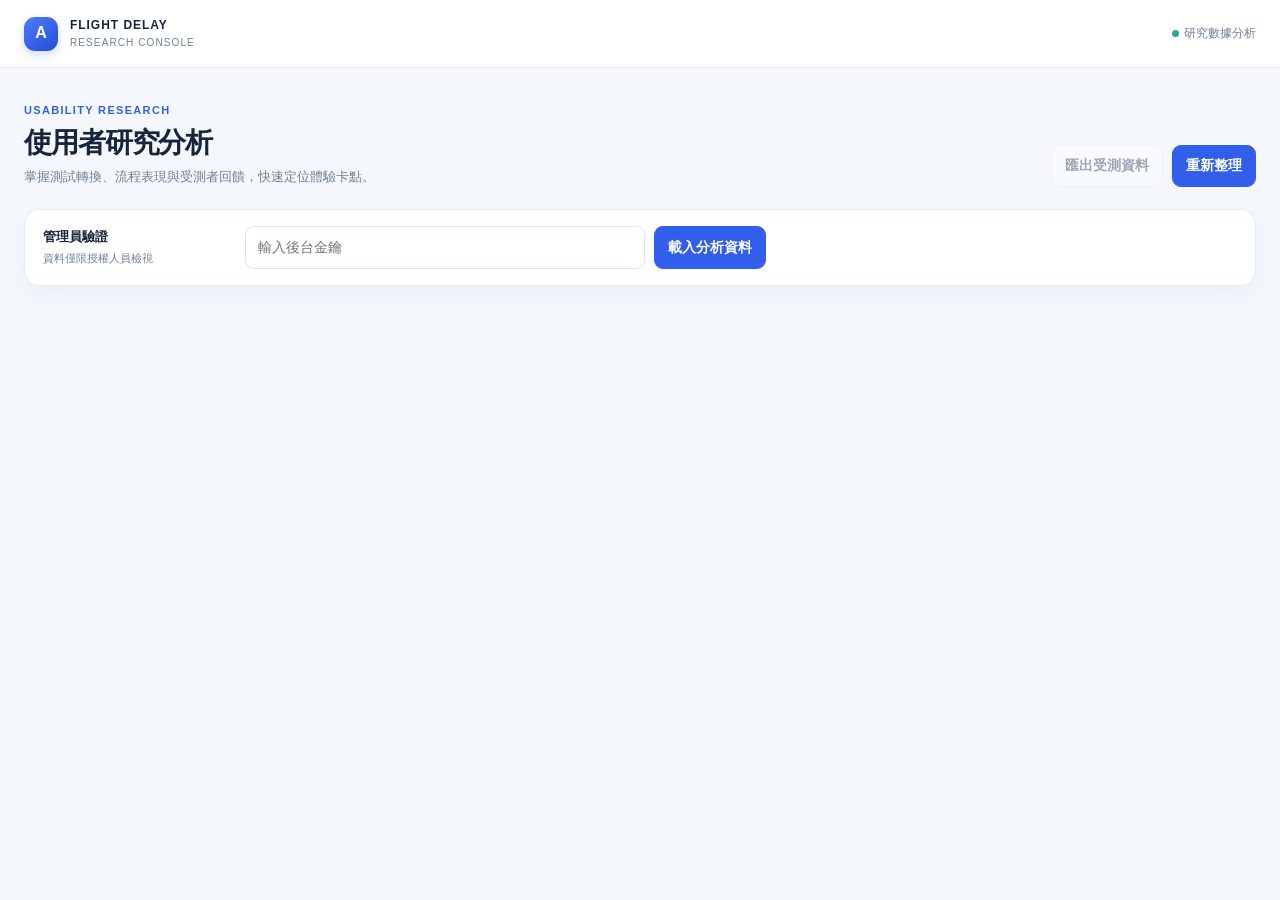
<file: public/admin.html>
<!doctype html>
<html lang="zh-Hant">
<head>
<meta charset="utf-8"><meta name="viewport" content="width=device-width,initial-scale=1">
<meta name="theme-color" content="#f4f7fc"><title>使用者研究分析｜班機延誤</title>
<style>
:root{--ink:#17243b;--muted:#718096;--line:#e7edf5;--paper:#fff;--wash:#f4f7fc;--blue:#315eea;--blue-soft:#edf2ff;--teal:#159b8a;--teal-soft:#e7f7f4;--amber-soft:#fff5e5;--red-soft:#fff0f1;--shadow:0 8px 26px rgba(31,52,86,.045)}
*{box-sizing:border-box}body{margin:0;background:var(--wash);color:var(--ink);font:14px/1.55 -apple-system,BlinkMacSystemFont,"Segoe UI","Noto Sans TC",sans-serif}button,input,select{font:inherit}button{cursor:pointer}
.topbar{height:68px;background:#fff;border-bottom:1px solid var(--line);display:flex;align-items:center;padding:0 max(24px,calc((100vw - 1440px)/2));gap:12px}.brand-mark{width:34px;height:34px;border-radius:11px;background:linear-gradient(145deg,#4f7cff,#244dd2);color:white;display:grid;place-items:center;font-weight:800;font-size:16px;box-shadow:0 4px 10px #315eea35}.brand-copy{display:flex;flex-direction:column;line-height:1.15}.brand-copy strong{font-size:12px;letter-spacing:.08em}.brand-copy span{font-size:10px;color:var(--muted);letter-spacing:.11em;margin-top:4px}.topbar-right{margin-left:auto;color:var(--muted);font-size:12px}.status-dot{width:7px;height:7px;border-radius:50%;background:#26aa91;display:inline-block;margin-right:5px}
main{width:min(1440px,calc(100% - 48px));margin:34px auto 64px}.page-head{display:flex;justify-content:space-between;align-items:flex-end;gap:20px;margin-bottom:22px}.eyebrow{font-size:11px;color:var(--blue);font-weight:800;letter-spacing:.12em}.page-head h1{font-size:28px;letter-spacing:-.04em;line-height:1.2;margin:7px 0}.subtitle{color:var(--muted);font-size:13px}.head-actions{display:flex;gap:9px}.button{border:1px solid var(--line);background:white;color:#35445c;border-radius:9px;padding:9px 13px;font-weight:700;transition:.15s}.button:hover{border-color:#c8d3e4;background:#fbfcff}.button.primary{background:var(--blue);border-color:var(--blue);color:white}.button.primary:hover{background:#2147c9}.button.small{padding:7px 10px;font-size:12px}.button:disabled{opacity:.45;cursor:not-allowed}
.auth-card,.panel,.metric-card{background:var(--paper);border:1px solid var(--line);border-radius:15px;box-shadow:var(--shadow)}.auth-card{padding:16px 18px;margin-bottom:18px;display:flex;gap:12px;align-items:center}.auth-copy{min-width:190px}.auth-copy strong{display:block;font-size:13px}.auth-copy span{color:var(--muted);font-size:11px}.auth-control{display:flex;gap:9px;flex:1}.auth-control input{width:min(400px,100%);border:1px solid #dce4ef;border-radius:9px;padding:10px 12px;outline:0}.auth-control input:focus,.filters input:focus,.filters select:focus{border-color:#7897f5;box-shadow:0 0 0 3px #315eea14}.message{display:none;border-radius:9px;padding:9px 12px;font-size:12px;margin:12px 0}.message.error{display:block;background:var(--red-soft);color:#a53743}.message.info{display:block;background:var(--blue-soft);color:#3152b3}
.range-strip{display:flex;align-items:center;gap:7px;margin-bottom:15px;flex-wrap:wrap}.range-label{font-size:12px;color:var(--muted);margin-right:3px}.range-button{border:1px solid transparent;border-radius:8px;padding:7px 11px;background:transparent;color:#64728a;font-size:12px;font-weight:700}.range-button.active{background:#fff;border-color:var(--line);color:var(--blue);box-shadow:0 2px 6px #17243b08}.range-note{margin-left:auto;color:var(--muted);font-size:11px}.range-controls{display:flex;align-items:center;gap:8px;padding:7px 9px;background:#fff;border:1px solid var(--line);border-radius:9px}.range-controls[hidden]{display:none}.range-controls label{display:flex;align-items:center;gap:5px;color:var(--muted);font-size:11px}.range-controls input{border:1px solid var(--line);border-radius:7px;padding:6px 7px;color:#53617a;font-size:11px}
.range-controls{flex-wrap:wrap}.range-controls label{white-space:nowrap}.range-controls input[type=date]{width:132px}.range-controls select{width:54px;border:1px solid var(--line);border-radius:7px;background:#fff;padding:6px 5px;color:#53617a;font:inherit;font-size:11px}.range-controls .range-minute{width:58px}
.metrics{display:grid;grid-template-columns:repeat(3,minmax(0,1fr));gap:12px;margin-bottom:14px}.metric-card{padding:18px 19px 16px;min-height:132px;position:relative;overflow:hidden}.metric-card:after{content:"";position:absolute;right:-17px;top:-20px;width:76px;height:76px;border-radius:50%;background:var(--blue-soft);opacity:.7}.metric-label,.metric-value,.metric-foot{position:relative;z-index:1}.metric-label{font-size:12px;color:#64728a}.metric-value{font-weight:800;font-size:31px;letter-spacing:-.04em;line-height:1.25;margin-top:14px}.metric-foot{font-size:11px;color:#8a96a8;margin-top:7px}
.dashboard-grid{display:grid;grid-template-columns:minmax(0,1.35fr) minmax(380px,.95fr);gap:14px;margin-bottom:14px}.dashboard-grid.equal{grid-template-columns:repeat(2,minmax(0,1fr))}.panel{padding:19px 20px;min-width:0}.panel-head{display:flex;justify-content:space-between;align-items:flex-start;gap:12px;margin-bottom:13px}.panel-title{font-size:15px;font-weight:800;letter-spacing:-.02em}.panel-subtitle{font-size:11px;color:var(--muted);margin-top:3px}.panel-tag{padding:4px 8px;border-radius:99px;background:#f1f4f9;color:#748198;font-size:10px;font-weight:700;white-space:nowrap}
.chart-wrap{width:100%;overflow:hidden}.line-chart{width:100%;height:auto;display:block;min-height:195px}.chart-empty{height:210px;border:1px dashed var(--line);border-radius:11px;display:grid;place-items:center;color:#98a3b3;font-size:12px}.legend{display:flex;gap:17px;margin:8px 0 0 8px;color:#78859a;font-size:11px}.legend i{display:inline-block;width:8px;height:8px;border-radius:50%;margin-right:6px}.legend .starts{background:#4774f5}.legend .completes{background:#22a58f}
.funnel{display:flex;flex-direction:column;gap:3px;padding-top:3px}.funnel-row{padding:8px 0}.funnel-meta{display:flex;justify-content:space-between;align-items:center;gap:8px;font-size:12px}.funnel-name{font-weight:700}.funnel-count{font-weight:800}.funnel-sub{color:#8b97a9;font-size:10px;margin-top:1px}.funnel-track{margin-top:7px;width:100%;height:9px;border-radius:9px;background:#f0f3f8;overflow:hidden}.funnel-fill{height:100%;border-radius:9px;background:linear-gradient(90deg,#7191ff,#315eea);transition:width .35s}.funnel-row:nth-child(2) .funnel-fill{background:linear-gradient(90deg,#76a2ff,#5277eb)}.funnel-row:nth-child(3) .funnel-fill{background:linear-gradient(90deg,#55c2b0,#159b8a)}.funnel-row:nth-child(4) .funnel-fill{background:linear-gradient(90deg,#79cbbd,#30a28e)}.funnel-drop{border-left:1px solid #dbe3ef;margin-left:8px;padding:1px 0 4px 13px;color:#8b97a9;font-size:10px}
.event-list,.bar-list{display:flex;flex-direction:column;gap:12px;padding:3px 0}.event-row{display:grid;grid-template-columns:minmax(130px,1fr) 2fr 36px;align-items:center;gap:12px;font-size:12px}.event-name{color:#53617a;overflow:hidden;text-overflow:ellipsis;white-space:nowrap}.event-people{display:block;color:#9aa5b5;font-size:9px;margin-top:1px}.event-track,.bar-track{height:8px;border-radius:99px;background:#f0f3f8;overflow:hidden}.event-fill{height:100%;background:#7592f3;border-radius:99px}.event-count{text-align:right;font-weight:800;color:#52617a;font-variant-numeric:tabular-nums}.cohort{display:grid;grid-template-columns:repeat(2,minmax(0,1fr));gap:11px}.cohort-card{border:1px solid var(--line);border-radius:11px;padding:13px}.cohort-top{display:flex;justify-content:space-between;align-items:center;margin-bottom:11px}.cohort-name{font-weight:800;font-size:13px}.group-pill{border-radius:99px;padding:3px 7px;font-size:10px;background:var(--blue-soft);color:var(--blue);font-weight:800}.cohort-stat{display:grid;grid-template-columns:1fr auto;align-items:center;gap:6px;font-size:11px;color:#748198;margin-top:8px}.cohort-stat b{font-size:12px;color:#35445c}.mini-track{grid-column:1/-1;height:6px;background:#f0f3f8;border-radius:99px;overflow:hidden}.mini-track span{display:block;height:100%;border-radius:99px;background:#6685ee}.subsection-title{font-size:11px;color:#8a96a8;font-weight:800;letter-spacing:.04em;margin:17px 0 8px}
.breakdown-grid{display:grid;grid-template-columns:repeat(3,minmax(0,1fr));gap:14px;margin-bottom:14px}.breakdown-grid .panel{padding:17px 18px}.bar-row{display:grid;grid-template-columns:minmax(62px,94px) 1fr 32px;align-items:center;gap:9px;font-size:11px}.bar-label{color:#617089;white-space:nowrap;overflow:hidden;text-overflow:ellipsis}.bar-track{height:7px}.bar-track span{display:block;height:100%;border-radius:99px;background:#7592f3}.bar-value{text-align:right;font-weight:800;color:#53617a;font-variant-numeric:tabular-nums}.rating-line{display:flex;align-items:center;justify-content:space-between;padding:9px 0;border-bottom:1px solid #f0f3f7;font-size:11px;color:#718096}.rating-line:last-child{border-bottom:0}.rating-value{display:flex;gap:8px;align-items:center;color:var(--ink);font-size:12px;font-weight:800}.rating-track{height:5px;width:76px;border-radius:99px;background:#f0f3f8;overflow:hidden}.rating-track span{display:block;height:100%;background:#48aa98;border-radius:99px}
.insight-grid{display:grid;grid-template-columns:repeat(3,minmax(0,1fr));gap:11px;margin-bottom:14px}.insight{border:1px solid var(--line);border-radius:12px;background:#fff;padding:14px 15px;display:flex;gap:10px;align-items:flex-start}.insight-icon{width:27px;height:27px;flex:none;display:grid;place-items:center;border-radius:8px;background:var(--blue-soft);color:var(--blue);font-weight:900}.insight strong{font-size:11px;display:block;margin:0 0 4px}.insight p{font-size:11px;color:#718096;margin:0;line-height:1.6}
.table-panel{padding:0;overflow:hidden}.table-head{padding:19px 20px 14px;display:flex;justify-content:space-between;align-items:center;gap:14px}.filters{display:flex;gap:8px;align-items:center;flex-wrap:wrap}.filters input,.filters select{border:1px solid var(--line);border-radius:8px;background:white;color:#53617a;padding:8px 10px;font-size:11px;outline:0}.filters input{width:190px}.table-wrap{width:100%;overflow:auto;max-height:580px}table{width:100%;border-collapse:collapse;white-space:nowrap;font-size:11px}th{position:sticky;top:0;background:#f8fafd;color:#77849a;font-size:10px;font-weight:800;z-index:1}th,td{padding:11px 12px;border-bottom:1px solid #edf1f6;text-align:left}tbody tr{cursor:pointer;transition:background .12s}tbody tr:hover{background:#f7f9ff}td{color:#46546b}.id-cell{font-weight:800;color:#315eea}.badge{display:inline-flex;align-items:center;border-radius:99px;padding:3px 7px;font-size:10px;font-weight:800}.badge.complete{background:var(--teal-soft);color:#138371}.badge.abandoned{background:var(--red-soft);color:#bd4e59}.badge.progress{background:var(--amber-soft);color:#a56b12}.badge.group{background:var(--blue-soft);color:#315eea}.table-foot{display:flex;align-items:center;justify-content:space-between;padding:11px 18px;color:#8591a3;font-size:11px}.pagination{display:flex;gap:6px}.empty-row{text-align:center!important;color:#9aa5b5!important;padding:30px!important}
dialog{width:min(850px,calc(100% - 28px));max-height:88vh;padding:0;border:1px solid var(--line);border-radius:16px;color:var(--ink);box-shadow:0 24px 80px #15233e38}dialog::backdrop{background:#15233e70;backdrop-filter:blur(2px)}.dialog-head{position:sticky;top:0;z-index:2;background:#fff;border-bottom:1px solid var(--line);padding:17px 21px;display:flex;justify-content:space-between;align-items:center}.dialog-head h2{font-size:17px;margin:0}.dialog-body{padding:19px 21px 24px}.detail-grid{display:grid;grid-template-columns:repeat(4,minmax(0,1fr));gap:9px;margin-bottom:19px}.detail-stat{background:#f7f9fc;border-radius:10px;padding:11px 12px}.detail-stat span{display:block;color:#8490a2;font-size:10px}.detail-stat b{display:block;margin-top:4px;font-size:12px;overflow-wrap:anywhere}.detail-section{margin-top:18px}.detail-section h3{font-size:12px;margin:0 0 9px}.answer-box{background:#f7f9fc;border-radius:9px;padding:11px 12px;color:#53617a;font-size:12px;white-space:pre-wrap;overflow-wrap:anywhere}.dwell-list{display:flex;flex-direction:column;gap:9px}.dwell-row{display:grid;grid-template-columns:minmax(120px,190px) 1fr 60px;gap:9px;align-items:center;font-size:11px}.dwell-name{overflow:hidden;text-overflow:ellipsis;white-space:nowrap;color:#5c6a82}.dwell-track{height:7px;background:#f0f3f8;border-radius:99px;overflow:hidden}.dwell-track span{display:block;height:100%;background:#7793f1;border-radius:99px}.dwell-time{text-align:right;font-weight:700}.timeline{border-left:1px solid #dfe6f1;margin-left:5px;padding-left:17px}.event{position:relative;padding:0 0 14px}.event:last-child{padding-bottom:0}.event:before{content:"";position:absolute;left:-21px;top:5px;width:7px;height:7px;border-radius:50%;background:#6685ee;border:2px solid #fff;box-shadow:0 0 0 1px #6685ee}.event strong{font-size:11px}.event small{display:block;color:#8a96a8;font-size:10px;margin-top:3px;overflow-wrap:anywhere}.muted{color:var(--muted)}.footer-note{text-align:center;color:#9aa5b5;font-size:10px;margin:19px 0}
@media(max-width:1180px){.metrics{grid-template-columns:repeat(3,minmax(0,1fr))}.dashboard-grid,.dashboard-grid.equal{grid-template-columns:1fr 1fr}.breakdown-grid{grid-template-columns:repeat(2,minmax(0,1fr))}.breakdown-grid .panel:last-child{grid-column:1/-1}}
@media(max-width:820px){main{width:calc(100% - 30px);margin-top:24px}.page-head{align-items:flex-start;flex-direction:column}.head-actions{width:100%}.dashboard-grid,.dashboard-grid.equal{grid-template-columns:1fr}.breakdown-grid{grid-template-columns:1fr 1fr}.breakdown-grid .panel:last-child{grid-column:auto}.insight-grid{grid-template-columns:1fr}.auth-card{align-items:flex-start;flex-direction:column}.auth-control{width:100%}.range-note{display:none}}
@media(max-width:560px){.topbar{height:58px;padding:0 15px}.topbar-right{font-size:10px}main{width:calc(100% - 22px);margin:20px auto 40px}.page-head h1{font-size:24px}.metrics{grid-template-columns:repeat(2,minmax(0,1fr));gap:8px}.metric-card{padding:13px;min-height:112px}.metric-value{font-size:24px}.panel{padding:15px}.breakdown-grid{grid-template-columns:1fr}.breakdown-grid .panel:last-child{grid-column:auto}.head-actions{flex-wrap:wrap}.head-actions .button{flex:1}.table-head{align-items:flex-start;flex-direction:column;padding:15px}.filters{width:100%}.filters input{width:100%;flex:1}.filters select{flex:1}.auth-control{flex-direction:column}.auth-control input,.auth-control button{width:100%}.detail-grid{grid-template-columns:repeat(2,minmax(0,1fr))}.dialog-body{padding:15px}.dialog-head{padding:14px 15px}.event-row{grid-template-columns:minmax(90px,1fr) 1.4fr 28px;gap:8px}.cohort{grid-template-columns:1fr}}
.funnel-hero{margin-bottom:14px}.funnel-hero-body{display:grid;grid-template-columns:minmax(0,1.5fr) minmax(260px,.75fr);gap:22px}.funnel{display:grid;grid-template-columns:repeat(2,minmax(0,1fr));gap:2px 22px;padding-top:0}.funnel-row{padding:9px 0;border-bottom:1px solid #f0f3f8}.funnel-sub{display:flex;flex-direction:column;align-items:flex-start;gap:3px}.funnel-group{font-size:10px;color:#64728a}.funnel-branches{border-left:1px solid var(--line);padding-left:20px}.branch-heading{font-size:12px;font-weight:800;margin:4px 0 9px}.branch-list{display:flex;flex-direction:column;gap:10px}.branch-card{padding:12px;border:1px solid var(--line);border-radius:11px;background:#fbfcff}.branch-card-head{display:flex;justify-content:space-between;gap:10px;align-items:center;margin-bottom:8px}.branch-card-title{font-size:11px;font-weight:800}.branch-card-total{font-size:10px;color:var(--muted)}.branch-event{display:grid;grid-template-columns:1fr auto;gap:8px;padding:5px 0;border-top:1px solid #edf1f6;font-size:10px}.branch-event b{font-variant-numeric:tabular-nums}.branch-event small{grid-column:1/-1;color:#8a96a8;font-size:9px;margin-top:-5px}.branch-empty{font-size:10px;color:#8a96a8}.funnel-note{border-radius:9px;background:#f5f7fb;padding:9px 11px;margin-top:13px;color:#7b8799;font-size:10px}@media(max-width:900px){.funnel-hero-body{grid-template-columns:1fr}.funnel-branches{border-left:0;border-top:1px solid var(--line);padding:15px 0 0}.branch-list{display:grid;grid-template-columns:repeat(2,minmax(0,1fr))}}@media(max-width:560px){.funnel{grid-template-columns:1fr;gap:0}.branch-list{grid-template-columns:1fr}.funnel-sub{gap:4px}}
.funnel-overview{display:grid;grid-template-columns:repeat(4,minmax(0,1fr));gap:12px;margin:2px 0 16px}.funnel-overview-card{border:1px solid var(--line);border-radius:12px;background:#fbfcff;padding:15px}.funnel-overview-label{font-size:11px;color:var(--muted);font-weight:700}.funnel-overview-value{font-size:26px;font-weight:800;line-height:1.2;margin-top:8px;letter-spacing:-.03em}.funnel-overview-meta{font-size:11px;color:#8190a6;margin-top:4px}.funnel-overview-track{height:6px;background:#edf1f7;border-radius:99px;overflow:hidden;margin-top:12px}.funnel-overview-track span{display:block;height:100%;background:linear-gradient(90deg,#7191ff,#315eea);border-radius:99px}.detail-disclosure{border:1px solid var(--line);border-radius:11px;background:#fff}.detail-disclosure>summary{cursor:pointer;list-style:none;padding:13px 15px;color:#52627c;font-size:12px;font-weight:800}.detail-disclosure>summary::-webkit-details-marker{display:none}.detail-disclosure>summary:after{content:"＋";float:right;color:var(--blue);font-size:14px}.detail-disclosure[open]>summary:after{content:"－"}.detail-disclosure[open]>summary{border-bottom:1px solid var(--line)}.disclosure-content{padding:15px}.funnel-details{margin-top:4px;background:#fbfcff}.funnel-details .disclosure-content{padding:14px 0 0}.funnel-details[open]>summary{border-bottom:0}.group-panel,.advanced-analysis{margin-bottom:14px}.cohort-card{padding:16px}.cohort-primary-rate{font-size:28px;font-weight:800;letter-spacing:-.04em;line-height:1.1;margin:13px 0 3px}.cohort-primary-label{font-size:11px;color:var(--muted)}.cohort-primary-meta{font-size:11px;color:#77859c;margin-top:8px}.cohort-more{border-top:1px solid var(--line);margin-top:13px;padding-top:8px}.cohort-more summary{cursor:pointer;list-style:none;font-size:10px;font-weight:700;color:#7b8799}.cohort-more summary::-webkit-details-marker{display:none}.cohort-more[open] summary{margin-bottom:8px}.advanced-analysis{margin-bottom:14px;box-shadow:var(--shadow)}.advanced-analysis .disclosure-content{display:grid;gap:14px}.advanced-analysis .event-panel{box-shadow:none}.advanced-analysis .breakdown-grid{margin-bottom:0}.advanced-analysis .insight-grid{margin-bottom:0}@media(max-width:900px){.funnel-overview{grid-template-columns:repeat(2,minmax(0,1fr))}}@media(max-width:560px){.funnel-overview{gap:8px}.funnel-overview-card{padding:12px}.funnel-overview-value{font-size:23px}.advanced-analysis .disclosure-content{padding:11px}}
.screen-analysis{border-top:1px solid var(--line);margin-top:15px;padding-top:13px}.screen-analysis-head{display:flex;justify-content:space-between;align-items:baseline;gap:10px;margin-bottom:9px}.screen-analysis-head strong{font-size:12px}.screen-analysis-head span,.screen-analysis-note{font-size:10px;color:#8a96a8}.screen-summary{display:grid;grid-template-columns:repeat(2,minmax(0,1fr));gap:9px;margin:9px 0}.screen-summary-card{border:1px solid var(--line);border-radius:10px;background:#fbfcff;padding:10px 12px}.screen-summary-label{font-size:10px;color:var(--muted)}.screen-summary-name{font-size:12px;font-weight:800;margin-top:3px}.screen-summary-value{font-size:11px;color:#53617a;margin-top:2px}.screen-list{display:flex;flex-direction:column}.screen-row{display:grid;grid-template-columns:minmax(150px,1.5fr) minmax(105px,.8fr) minmax(105px,.8fr) auto;align-items:center;gap:12px;padding:9px 0;border-top:1px solid #f0f3f8;font-size:11px}.screen-row-name{font-weight:700;overflow:hidden;text-overflow:ellipsis;white-space:nowrap}.screen-row-meta{display:block;color:#9aa5b5;font-size:9px;margin-top:2px}.screen-row-metric{color:#718096}.screen-row-metric b{display:block;color:#35445c;font-size:12px}.screen-friction-badge{border-radius:99px;padding:3px 7px;background:#fff5e5;color:#9a6508;font-size:9px;font-weight:800;white-space:nowrap}.screen-analysis-note{line-height:1.6;margin-top:8px}.screen-empty{padding:11px 0;color:#8a96a8;font-size:11px}@media(max-width:560px){.screen-analysis-head{align-items:flex-start;flex-direction:column}.screen-row{grid-template-columns:minmax(100px,1.2fr) 1fr 1fr;gap:7px}.screen-row .screen-friction-badge{grid-column:2/-1;justify-self:start}.screen-summary{gap:7px}.screen-summary-card{padding:9px}}
.funnel-groups{display:grid;grid-template-columns:repeat(2,minmax(0,1fr));align-items:start;gap:14px}.funnel-group-panel{min-width:0;padding:14px;border:1px solid var(--line);border-radius:12px;background:#fff}.funnel-group-head{display:flex;justify-content:space-between;align-items:flex-start;gap:10px;padding-bottom:10px;border-bottom:1px solid var(--line)}.funnel-group-title{font-size:12px;font-weight:800}.funnel-group-sample{flex:none;color:var(--muted);font-size:10px;white-space:nowrap}.funnel-group-section{margin:12px 0 5px;font-size:11px;font-weight:800}.funnel-group-panel .funnel{display:flex;flex-direction:column;gap:0;padding-top:0}.funnel-group-panel .funnel-row{padding:8px 0;border-bottom:1px solid #f0f3f8}.funnel-group-panel .funnel-sub{display:none}.funnel-group-panel .branch-list{display:flex;flex-direction:column;gap:0}.funnel-group-panel .branch-event{padding:7px 0}.funnel-outcome{margin-top:11px;padding:10px 11px;border-radius:9px;background:#f5f7fb}.funnel-outcome-label{font-size:10px;color:var(--muted);font-weight:700}.funnel-outcome-row{display:flex;justify-content:space-between;gap:10px;margin-top:6px;font-size:10px}.funnel-outcome-row b{font-variant-numeric:tabular-nums;white-space:nowrap}@media(max-width:900px){.funnel-groups{grid-template-columns:1fr}}
</style>
</head>
<body>
<header class="topbar"><div class="brand-mark" aria-hidden="true">A</div><div class="brand-copy"><strong>FLIGHT DELAY</strong><span>RESEARCH CONSOLE</span></div><div class="topbar-right"><span><i class="status-dot"></i>研究數據分析</span></div></header>
<main>
  <div class="page-head"><div><div class="eyebrow">USABILITY RESEARCH</div><h1>使用者研究分析</h1><div class="subtitle">掌握測試轉換、流程表現與受測者回饋，快速定位體驗卡點。</div></div><div class="head-actions"><button class="button" id="exportBtn" disabled>匯出受測資料</button><button class="button primary" id="refreshBtn" onclick="loadAll()">重新整理</button></div></div>
  <section class="auth-card" aria-label="後台驗證"><div class="auth-copy"><strong>管理員驗證</strong><span>資料僅限授權人員檢視</span></div><div class="auth-control"><input id="key" type="password" autocomplete="current-password" placeholder="輸入後台金鑰" aria-label="後台金鑰"><button class="button primary" id="loadBtn" onclick="loadAll()">載入分析資料</button></div></section>
  <div id="message" class="message" role="status" aria-live="polite"></div>
  <div id="dashboard" hidden>
    <div class="range-strip" aria-label="日期時間範圍"><span class="range-label">分析區間</span><button class="range-button" data-days="1">近 1 天</button><button class="range-button" data-days="7">近 7 天</button><button class="range-button active" data-days="30">近 30 天</button><button class="range-button" data-days="90">近 90 天</button><button class="range-button" data-days="0">全部期間</button><button class="range-button" id="customRangeToggle" type="button" aria-expanded="false" aria-controls="dateRangeControls">自訂區間</button><div id="dateRangeControls" class="range-controls" hidden><label>開始<input id="rangeFromDate" type="date" aria-label="開始日期（台北時間）"><select id="rangeFromHour" aria-label="開始小時（24 小時制）"></select><span aria-hidden="true">:</span><select id="rangeFromMinute" class="range-minute" aria-label="開始分鐘（每 15 分鐘）"></select></label><label>結束<input id="rangeToDate" type="date" aria-label="結束日期（台北時間）"><select id="rangeToHour" aria-label="結束小時（24 小時制）"></select><span aria-hidden="true">:</span><select id="rangeToMinute" class="range-minute" aria-label="結束分鐘（每 15 分鐘）"></select><button class="button small" id="rangeNowBtn" type="button" title="設為現在所在的 15 分鐘刻度">現在</button></label><button class="button primary small" id="applyRangeBtn" type="button">套用</button></div><span id="rangeNote" class="range-note"></span></div>
    <section class="metrics" id="metrics" aria-label="關鍵指標"></section>
    <section class="panel funnel-hero"><div class="panel-head"><div><div class="panel-title">任務進度</div><div class="panel-subtitle">主流程呈現逐步轉換；情境操作與「我已完成」自評另行統計</div></div><span class="panel-tag">核心指標</span></div><div id="funnelOverview" class="funnel-overview"></div><details class="detail-disclosure funnel-details"><summary>查看 A／B 組流程與情境分支</summary><div class="disclosure-content"><div id="funnelGroups" class="funnel-groups"></div><div class="funnel-note">測試完成以到達匯款動態密碼驗證畫面計；點擊「我已完成」自評另行統計。延誤證明等選擇性操作不列入必要流程，舊資料未記錄的步驟不回推。</div></div></details></section>
    <section class="panel group-panel"><div class="panel-head"><div><div class="panel-title">研究組別比較</div><div class="panel-subtitle">紙本登機證與電子登機證情境</div></div><span class="panel-tag">A / B 組</span></div><div id="groupChart" class="cohort"></div></section>
    <details class="detail-disclosure advanced-analysis"><summary>查看詳細分析：操作事件、問卷與裝置資料</summary><div class="disclosure-content">
    <section class="panel event-panel"><div class="panel-head"><div><div class="panel-title">流程互動事件</div><div class="panel-subtitle">操作行為與手機畫面卡點線索</div></div><span class="panel-tag">事件追蹤</span></div><div id="eventChart" class="event-list"></div><div id="eventHint"></div><div class="screen-analysis"><div class="screen-analysis-head"><strong>手機畫面停留與點擊</strong><span>停留較久或反覆點擊，可優先檢視</span></div><div id="screenSummary" class="screen-summary"></div><div id="screenChart" class="screen-list"></div><div id="screenNote" class="screen-analysis-note"></div></div></section>
    <div class="breakdown-grid">
      <section class="panel"><div class="panel-head"><div><div class="panel-title">操作前｜基本資料</div><div class="panel-subtitle">受測者搭機與投保經驗</div></div></div><div class="subsection-title">過去 1 年搭機次數</div><div id="flightFrequencyChart" class="bar-list"></div><div class="subsection-title">過去 1 年購買旅遊險次數</div><div id="insuranceFrequencyChart" class="bar-list"></div><div class="subsection-title">平常使用的登機證</div><div id="boardingPreferenceChart" class="bar-list"></div><div class="subsection-title">曾申請旅遊險理賠</div><div id="travelInsuranceClaimsChart" class="bar-list"></div><div class="subsection-title">曾申請其他保險理賠</div><div id="otherInsuranceClaimsChart" class="bar-list"></div></section>
      <section class="panel"><div class="panel-head"><div><div class="panel-title">登機證使用習慣</div><div class="panel-subtitle">第 4、5 題依登機證選擇條件顯示</div></div></div><div class="subsection-title">紙本登機證取得方式</div><div id="paperSourcesChart" class="bar-list"></div><div class="subsection-title">電子登機證取得或保存方式</div><div id="electronicSourcesChart" class="bar-list"></div><div class="subsection-title">旅程結束後保留登機證</div><div id="boardingRetentionChart" class="bar-list"></div></section>
      <section class="panel"><div class="panel-head"><div><div class="panel-title">任務回饋</div><div class="panel-subtitle">1–7 分量表平均</div></div></div><div id="ratingChart"></div><div class="subsection-title">裝置類型</div><div id="deviceChart" class="bar-list"></div><div class="subsection-title">放棄位置</div><div id="abandonChart" class="bar-list"></div><div id="abandonHint"></div></section>
    </div>
    <div class="insight-grid" id="insights" aria-label="數據提示"></div>
    </div></details>
    <section class="panel table-panel"><div class="table-head"><div><div class="panel-title">受測者明細</div><div class="panel-subtitle">選取一筆查看個人操作路徑與完整數據</div></div><div class="filters"><input id="search" type="search" placeholder="搜尋受測者代碼或操作路徑" aria-label="搜尋受測者代碼"><select id="groupFilter" aria-label="依組別篩選"><option value="">全部組別</option><option value="A">A 組</option><option value="B">B 組</option></select><select id="statusFilter" aria-label="依狀態篩選"><option value="">全部狀態</option><option value="completed">到達匯款動態密碼驗證畫面</option><option value="fully_completed">前後問卷＋測試皆完成</option><option value="incomplete">未完成</option><option value="abandoned">已放棄</option><option value="in_progress">進行中</option></select><select id="deviceFilter" aria-label="依使用裝置篩選"><option value="">全部裝置</option><option value="手機">手機</option><option value="平板">平板</option><option value="桌機">桌機</option><option value="未記錄">未記錄</option></select></div></div>
      <div class="table-wrap"><table><thead><tr><th>受測者代碼</th><th>組別</th><th>狀態</th><th>使用裝置</th><th>「我已完成」點擊時的阿發畫面</th><th>任務時間</th><th>重試</th><th>開始時間</th></tr></thead><tbody id="rows"><tr><td class="empty-row" colspan="8">載入資料後顯示受測者明細</td></tr></tbody></table></div>
      <div class="table-foot"><span id="tableCount">尚未載入</span><div class="pagination"><button class="button small" id="prevPage">上一頁</button><button class="button small" id="nextPage">下一頁</button></div></div>
    </section>
    <div class="footer-note">分析指標依目前已記錄的研究資料計算；沒有追蹤到的事件會標示為尚無資料。</div>
  </div>
</main>
<dialog id="dlg"><div class="dialog-head"><h2>受測者明細</h2><button class="button small" id="closeDialog">關閉</button></div><div class="dialog-body" id="detail"></div></dialog>
<script>
const $=selector=>document.querySelector(selector);
const state={analytics:null,sessions:[],days:30,customRange:null,page:1,pageSize:15,analyticsRequestId:0,analyticsTimer:null};
const eventLabels={pre_task_profile:"操作前基本資料",post_task_feedback:"提交測後回饋",task_start:"開始理賠任務",task_success:"點擊「我已完成」",signup_complete:"會員註冊完成",auth_complete:"會員登入／註冊完成",otp_verified:"動態密碼驗證成功",boarding_pass_upload_completed:"登機證上傳完成",boarding_info_confirmed:"確認航班資料",delay_proof_uploaded:"延誤證明上傳完成",bank_info_submitted:"送出匯款資料",task_abandon:"主動放棄",page_view:"流程頁面瀏覽",screen_click:"手機畫面點擊",back:"返回上一步",retry:"重新嘗試",upload_source_selected:"選擇上傳來源",upload_attempt:"嘗試上傳文件",upload_fail:"文件上傳失敗",ocr_fail:"登機證辨識失敗",ai_edit:"修改 AI 辨識欄位",recovery_found:"使用手動輸入替代流程",page_exit:"離開測試頁"};
const escapeHtml=value=>String(value??"").replace(/[&<>\"']/g,char=>({"&":"&amp;","<":"&lt;",">":"&gt;",'"':"&quot;","'":"&#39;"}[char]));
const num=value=>Number.isFinite(Number(value))?Number(value):0;
const percent=(value,total)=>total?Math.round(100*num(value)/num(total)):0;
const formatNumber=value=>num(value).toLocaleString("zh-TW");
function formatDuration(ms){if(ms===null||ms===undefined||!Number.isFinite(Number(ms)))return "—";const seconds=Math.max(0,Math.round(Number(ms)/1000));if(seconds<60)return seconds+" 秒";const minutes=Math.floor(seconds/60),remain=seconds%60;return minutes+" 分"+(remain?" "+remain+" 秒":"")}
function formatDate(value,withTime=false){if(!value)return "—";const date=new Date(Number(value));if(Number.isNaN(date.getTime()))return "—";const options=withTime?{month:"2-digit",day:"2-digit",hour:"2-digit",minute:"2-digit"}:{year:"numeric",month:"2-digit",day:"2-digit"};return new Intl.DateTimeFormat("zh-TW",options).format(date)}
function taipeiDateTimeInput(value=new Date()){const parts=new Intl.DateTimeFormat("en-CA",{timeZone:"Asia/Taipei",year:"numeric",month:"2-digit",day:"2-digit",hour:"2-digit",minute:"2-digit",hourCycle:"h23"}).formatToParts(value);const part=type=>parts.find(item=>item.type===type)?.value||"";return part("year")+"-"+part("month")+"-"+part("day")+"T"+part("hour")+":"+part("minute")}
function shiftDateInput(value,days){const [year,month,day]=value.split("-").map(Number);return new Date(Date.UTC(year,month-1,day+days)).toISOString().slice(0,10)}
function populateTimeOptions(hourSelector,minuteSelector){const hours=$(hourSelector),minutes=$(minuteSelector);for(let hour=0;hour<24;hour++){const option=document.createElement("option");option.value=String(hour).padStart(2,"0");option.textContent=option.value;hours.append(option)}for(let minute=0;minute<60;minute+=15){const option=document.createElement("option");option.value=String(minute).padStart(2,"0");option.textContent=option.value;minutes.append(option)}}
function currentTaipeiQuarterHour(){const [date,time]=taipeiDateTimeInput().split("T"),[hour,minute]=time.split(":").map(Number);return{date,hour:String(hour).padStart(2,"0"),minute:String(Math.floor(minute/15)*15).padStart(2,"0")}}
function rangeDateTime(prefix){const date=$("#range"+prefix+"Date").value,hour=$("#range"+prefix+"Hour").value,minute=$("#range"+prefix+"Minute").value;return date&&hour!==""&&minute!==""?date+"T"+hour+":"+minute:""}
function showMessage(text,type="error"){const box=$("#message");box.textContent=text;box.className="message "+type}
function clearMessage(){const box=$("#message");box.textContent="";box.className="message"}
async function api(path,options={}){const response=await fetch(path,{...options,headers:{...(options.headers||{}),"X-Admin-Key":$("#key").value}});let data={};try{data=await response.json()}catch{}if(!response.ok)throw new Error(data.error==="unauthorized"?"後台金鑰錯誤，請重新輸入。":data.error==="invalid_date_range"?"日期區間格式無效，請重新選擇。":data.error||"資料載入失敗。");return data}
function rangeQuery(){const params=new URLSearchParams();if(state.customRange){params.set("from",state.customRange.from);params.set("to",state.customRange.to)}else params.set("days",state.days);return params.toString()}
async function fetchFilteredAnalytics(requestId){const sessionIds=filteredSessions().map(session=>session.id),data=await api("/api/admin/analytics?"+rangeQuery(),{method:"POST",headers:{"Content-Type":"application/json"},body:JSON.stringify({session_ids:sessionIds})});if(requestId!==state.analyticsRequestId||JSON.stringify(sessionIds)!==JSON.stringify(filteredSessions().map(session=>session.id)))return false;state.analytics=data;return true}
function scheduleFilteredAnalyticsRefresh(){if(!state.analytics)return;const requestId=++state.analyticsRequestId;clearTimeout(state.analyticsTimer);state.analyticsTimer=setTimeout(async()=>{try{if(await fetchFilteredAnalytics(requestId))renderDashboard()}catch(error){if(requestId===state.analyticsRequestId)showMessage(error.message||"篩選資料更新失敗。")}},250)}
async function loadAll(){clearMessage();clearTimeout(state.analyticsTimer);const requestId=++state.analyticsRequestId;state.analytics=null;$("#refreshBtn").disabled=true;$("#loadBtn").disabled=true;$("#refreshBtn").textContent="載入中…";$("#loadBtn").textContent="載入中…";try{const query=rangeQuery(),result=await api("/api/admin/sessions?"+query);state.sessions=Array.isArray(result.sessions)?result.sessions:[];state.page=1;let analyticsReady=false;while(!analyticsReady&&requestId===state.analyticsRequestId)analyticsReady=await fetchFilteredAnalytics(requestId);if(!analyticsReady)return;$("#dashboard").hidden=false;$("#exportBtn").disabled=false;renderDashboard();showMessage("資料已更新 · "+new Intl.DateTimeFormat("zh-TW",{month:"2-digit",day:"2-digit",hour:"2-digit",minute:"2-digit",second:"2-digit"}).format(new Date()),"info")}catch(error){$("#dashboard").hidden=true;$("#exportBtn").disabled=true;showMessage(error.message||"資料載入失敗。")}finally{$("#refreshBtn").disabled=false;$("#loadBtn").disabled=false;$("#refreshBtn").textContent="重新整理";$("#loadBtn").textContent="載入分析資料"}}
function renderDashboard(){const survey=state.analytics.pre_task_survey||{};renderMetrics();renderFunnel();renderEvents();renderScreenAnalytics();renderGroups();renderBars("#flightFrequencyChart",survey.flight_frequency);renderBars("#insuranceFrequencyChart",survey.travel_insurance_frequency);renderBars("#boardingPreferenceChart",survey.boarding_pass_preference);renderBars("#travelInsuranceClaimsChart",survey.travel_insurance_claim_experience);renderBars("#otherInsuranceClaimsChart",survey.other_insurance_claim_experience);renderBars("#paperSourcesChart",survey.paper_boarding_pass_sources);renderBars("#electronicSourcesChart",survey.electronic_boarding_pass_sources);renderBars("#boardingRetentionChart",survey.boarding_pass_retention);renderBars("#deviceChart",state.analytics.demographics.device);renderBars("#abandonChart",state.analytics.abandon_locations);renderRatings();renderHints();renderSessions();$("#rangeNote").textContent=state.customRange?"顯示 "+state.customRange.from.replace("T"," ")+" 至 "+state.customRange.to.replace("T"," ")+"（台北時間）":state.days===1?"顯示最近 24 小時資料":state.days?"顯示最近 "+state.days+" 天資料":"顯示全部期間資料";document.querySelectorAll(".range-button[data-days]").forEach(button=>button.classList.toggle("active",!state.customRange&&num(button.dataset.days)===state.days));$("#customRangeToggle").classList.toggle("active",Boolean(state.customRange))}
function renderMetrics(){const sessions=filteredSessions(),completed=sessions.filter(isTestCompleted),durations=completed.map(session=>num(session.task_completion_screen_at)-num(session.started_at)).filter(value=>Number.isFinite(value)&&value>=0).sort((a,b)=>a-b),middle=Math.floor(durations.length/2),median=durations.length?(durations.length%2?durations[middle]:(durations[middle-1]+durations[middle])/2):null,cards=[["有效樣本",formatNumber(sessions.length),"符合目前下方篩選條件"],["匯款動態密碼驗證畫面完成率",percent(completed.length,sessions.length)+"%",formatNumber(completed.length)+" / "+formatNumber(sessions.length)+" 位到達匯款動態密碼驗證畫面"],["中位任務時間",formatDuration(median),"從開始測試到到達匯款動態密碼驗證畫面"]];$("#metrics").innerHTML=cards.map(card=>'<div class="metric-card"><div class="metric-label">'+escapeHtml(card[0])+'</div><div class="metric-value">'+escapeHtml(card[1])+'</div><div class="metric-foot">'+escapeHtml(card[2])+'</div></div>').join("")}
function renderTrend(){const rows=state.analytics.daily||[],chart=$("#trendChart");$("#trendSubtitle").textContent=state.customRange?state.customRange.from.replace("T"," ")+" 至 "+state.customRange.to.replace("T"," ")+" 開始與到達匯款動態密碼驗證畫面人數":state.days?"近 "+state.days+" 天開始與到達匯款動態密碼驗證畫面人數":"全部期間開始與到達匯款動態密碼驗證畫面人數";if(!rows.length){chart.innerHTML='<div class="chart-empty">目前區間沒有受測紀錄</div>';return}const width=720,height=226,left=42,right=14,top=16,bottom=31,plotW=width-left-right,plotH=height-top-bottom,max=Math.max(1,...rows.map(row=>num(row.started)),...rows.map(row=>num(row.completed)));const x=index=>rows.length===1?left+plotW/2:left+index*plotW/(rows.length-1),y=value=>top+plotH-(num(value)/max)*plotH;const line=key=>rows.map((row,index)=>(index?"L":"M")+x(index).toFixed(1)+","+y(row[key]).toFixed(1)).join(" ");const area=key=>line(key)+" L"+x(rows.length-1).toFixed(1)+","+(top+plotH).toFixed(1)+" L"+x(0).toFixed(1)+","+(top+plotH).toFixed(1)+" Z";const ticks=[...new Set([0,Math.ceil(max/2),max])];const grid=ticks.map(value=>'<g><line x1="'+left+'" y1="'+y(value)+'" x2="'+(width-right)+'" y2="'+y(value)+'" stroke="#edf1f6"/><text x="'+(left-10)+'" y="'+(y(value)+4)+'" text-anchor="end" fill="#9aa5b5" font-size="10">'+value+"</text></g>").join("");const indexes=[...new Set([0,Math.floor((rows.length-1)/2),rows.length-1])];const labels=indexes.map(index=>'<text x="'+x(index)+'" y="'+(height-7)+'" text-anchor="middle" fill="#8b97a9" font-size="10">'+escapeHtml(String(rows[index].day||"").slice(5).replace("-","/"))+"</text>").join("");const points=(key,color)=>rows.map((row,index)=>'<circle cx="'+x(index)+'" cy="'+y(row[key])+'" r="'+(rows.length<18?3:2)+'" fill="'+color+'"><title>'+escapeHtml(row.day)+" · "+num(row[key])+" 人</title></circle>").join("");chart.innerHTML='<svg class="line-chart" viewBox="0 0 '+width+" "+height+'" role="img" aria-label="每日開始與到達匯款動態密碼驗證畫面人數折線圖"><defs><linearGradient id="start-area" x1="0" x2="0" y1="0" y2="1"><stop offset="0%" stop-color="#6485f1" stop-opacity=".18"/><stop offset="100%" stop-color="#6485f1" stop-opacity="0"/></linearGradient></defs>'+grid+'<path d="'+area("started")+'" fill="url(#start-area)"/><path d="'+line("started")+'" fill="none" stroke="#4774f5" stroke-width="2.5" stroke-linecap="round" stroke-linejoin="round"/><path d="'+line("completed")+'" fill="none" stroke="#22a58f" stroke-width="2.5" stroke-linecap="round" stroke-linejoin="round"/>'+points("started","#4774f5")+points("completed","#22a58f")+labels+"</svg>"}
function renderFunnel(){
  const f=state.analytics.funnel,total=num(f.registered),allSteps=f.steps||[],groupSizes=Object.fromEntries((state.analytics.groups||[]).map(group=>[group.group_code,num(group.total)]));
  const coreKeys=["registered","task_started","auth_completed","boarding_pass_uploaded","boarding_info_confirmed","bank_info_submitted","payment_otp_verified"];
  const steps=coreKeys.map(key=>allSteps.find(step=>step.key===key)).filter(Boolean);
  const overview=[["完成基本資料",num(f.registered),"有效樣本"],["開始申請",num(f.task_started),"進入阿發理賠流程"],["到達匯款動態密碼驗證畫面",num(f.task_completed),"抵達該畫面即算完成"],["提交測後回饋",num(f.feedback_submitted),"填寫測後問卷"]];
  $("#funnelOverview").innerHTML=overview.map(([label,count,note])=>{const rate=percent(count,total);return '<div class="funnel-overview-card"><div class="funnel-overview-label">'+escapeHtml(label)+'</div><div class="funnel-overview-value">'+formatNumber(count)+'</div><div class="funnel-overview-meta">'+escapeHtml(note)+' · '+rate+'%</div><div class="funnel-overview-track"><span style="width:'+Math.max(count?1:0,rate)+'%"></span></div></div>'}).join("");
  const groups=[{code:"A",title:"A 組｜紙本登機證＋會員註冊",keys:[["signup_otp_verified","註冊動態密碼驗證"],["signup_complete","會員註冊完成"],["boarding_pass_upload_attempted","嘗試上傳登機證"],["boarding_pass_recognized","登機證辨識成功"],["delay_proof_upload_attempted","嘗試上傳延誤證明"],["delay_proof_uploaded","延誤證明上傳完成"]]},{code:"B",title:"B 組｜電子登機證 QR Code",keys:[["login_otp_verified","登入驗證碼完成"],["login_complete","登入完成"],["boarding_pass_upload_attempted","嘗試上傳登機證"],["boarding_pass_ocr_failed","QR Code 辨識失敗"],["manual_alternative_used","選擇手動輸入替代流程"],["delay_proof_upload_attempted","嘗試上傳延誤證明"],["delay_proof_uploaded","延誤證明上傳完成"]]}];
  const branches=f.branches||{};
  $("#funnelGroups").innerHTML=groups.map(group=>{
    const groupTotal=num(groupSizes[group.code]||0);
    const funnelRows=groupTotal?steps.map(step=>{const count=num((step.groups||{})[group.code]),rate=percent(count,groupTotal);return '<div class="funnel-row"><div class="funnel-meta"><span class="funnel-name">'+escapeHtml(step.label)+'</span><span class="funnel-count">'+formatNumber(count)+' <span class="muted">· '+rate+'%</span></span></div><div class="funnel-track"><div class="funnel-fill" style="width:'+Math.max(count?1:0,rate)+'%"></div></div></div>'}).join(""):'<div class="branch-empty">尚無此組樣本</div>';
    const branchRows=groupTotal?group.keys.map(([key,label])=>{const stat=branches[key]||{groups:{}},count=num((stat.groups||{})[group.code]);return '<div class="branch-event"><span>'+escapeHtml(label)+'</span><b>'+formatNumber(count)+' 位 · '+percent(count,groupTotal)+'%</b></div>'}).join(""):'<div class="branch-empty">尚無情境節點資料</div>';
    const completedStep=allSteps.find(step=>step.key==="task_completed"),selfReportedStep=allSteps.find(step=>step.key==="task_self_reported"),feedbackStep=allSteps.find(step=>step.key==="feedback_submitted");
    const completed=num((completedStep?.groups||{})[group.code]),selfReported=num((selfReportedStep?.groups||{})[group.code]),feedback=num((feedbackStep?.groups||{})[group.code]);
    const outcome=groupTotal?'<div class="funnel-outcome"><div class="funnel-outcome-label">任務結果（獨立統計）</div><div class="funnel-outcome-row"><span>到達匯款動態密碼驗證畫面</span><b>'+formatNumber(completed)+' 位 · '+percent(completed,groupTotal)+'%</b></div><div class="funnel-outcome-row"><span>點擊「我已完成」</span><b>'+formatNumber(selfReported)+' 位 · '+percent(selfReported,groupTotal)+'%</b></div><div class="funnel-outcome-row"><span>提交測後回饋</span><b>'+formatNumber(feedback)+' 位 · '+percent(feedback,groupTotal)+'%</b></div></div>':'';
    return '<article class="funnel-group-panel"><div class="funnel-group-head"><span class="funnel-group-title">'+escapeHtml(group.title)+'</span><span class="funnel-group-sample">'+formatNumber(groupTotal)+' 位受測者</span></div><div class="funnel-group-section">必要流程漏斗</div><div class="funnel">'+funnelRows+'</div><div class="funnel-group-section">情境操作節點（含選擇性流程）</div><div class="branch-list">'+branchRows+'</div>'+outcome+'</article>';
  }).join("");
}
function renderEvents(){const events=(state.analytics.events||[]).filter(event=>num(event.total)>0&&event.event_name!=="screen_click"),chart=$("#eventChart");if(!events.length){chart.innerHTML='<div class="chart-empty">目前沒有流程事件</div>';$("#eventHint").innerHTML="";return}const max=Math.max(...events.map(event=>num(event.total)),1);chart.innerHTML=events.slice(0,8).map(event=>'<div class="event-row"><span class="event-name" title="'+escapeHtml(eventLabels[event.event_name]||event.event_name)+'">'+escapeHtml(eventLabels[event.event_name]||event.event_name)+'<small class="event-people">'+formatNumber(event.participants)+' 位受測者</small></span><div class="event-track"><div class="event-fill" style="width:'+percent(event.total,max)+'%"></div></div><span class="event-count">'+formatNumber(event.total)+"</span></div>").join("");const pageViews=events.find(event=>event.event_name==="page_view"),screenClicks=(state.analytics.events||[]).find(event=>event.event_name==="screen_click");$("#eventHint").innerHTML=pageViews?'<div class="message info">已記錄 '+formatNumber(pageViews.participants)+' 位受測者的畫面瀏覽'+(screenClicks?'與 '+formatNumber(screenClicks.total)+' 次畫面點擊':'')+'；新追蹤資料會逐步累積。</div>':'<div class="message info">新追蹤已啟用；受測者開始操作後，這裡會累積手機畫面的停留時間與點擊資料。</div>'}
function renderScreenAnalytics(){const screens=(state.analytics.screen_analytics||[]).filter(screen=>num(screen.visits)>0||num(screen.click_count)>0),summary=$("#screenSummary"),chart=$("#screenChart"),note=$("#screenNote");if(!screens.length){summary.innerHTML="";chart.innerHTML='<div class="screen-empty">尚無手機畫面資料；新版追蹤啟用後，受測者開始操作時會逐步累積。</div>';note.textContent="";return}const timed=screens.filter(screen=>screen.median_dwell_ms!==null&&screen.median_dwell_ms!==undefined).sort((a,b)=>num(b.median_dwell_ms)-num(a.median_dwell_ms)),clicked=screens.filter(screen=>num(screen.click_count)>0).sort((a,b)=>num(b.avg_clicks_per_participant)-num(a.avg_clicks_per_participant)||num(b.click_count)-num(a.click_count)),longest=timed[0],mostClicked=clicked[0],medianOf=values=>{const sorted=values.filter(Number.isFinite).sort((a,b)=>a-b);if(!sorted.length)return null;const middle=Math.floor(sorted.length/2);return sorted.length%2?sorted[middle]:(sorted[middle-1]+sorted[middle])/2},timeThreshold=medianOf(timed.map(screen=>num(screen.median_dwell_ms))),clickThreshold=medianOf(screens.map(screen=>num(screen.avg_clicks_per_participant)).filter(value=>value>0));summary.innerHTML='<article class="screen-summary-card"><div class="screen-summary-label">停留最久 · 中位時間</div><div class="screen-summary-name">'+(longest?escapeHtml(longest.page_name):"尚無完整停留紀錄")+'</div><div class="screen-summary-value">'+(longest?formatDuration(longest.median_dwell_ms)+" · "+formatNumber(longest.timed_visits)+" 次畫面造訪":"資料累積中")+'</div></article><article class="screen-summary-card"><div class="screen-summary-label">平均點擊最多</div><div class="screen-summary-name">'+(mostClicked?escapeHtml(mostClicked.page_name):"尚無點擊紀錄")+'</div><div class="screen-summary-value">'+(mostClicked?num(mostClicked.avg_clicks_per_participant).toFixed(1)+" 次／人 · 共 "+formatNumber(mostClicked.click_count)+" 次":"資料累積中")+'</div></article>';const displayScreens=[...new Map([...timed.slice(0,4),...clicked.slice(0,4)].map(screen=>[screen.page_id||screen.page_name,screen])).values()].sort((a,b)=>{const friction=screen=>timeThreshold!==null&&screen.median_dwell_ms!==null&&num(screen.median_dwell_ms)>=timeThreshold&&clickThreshold!==null&&num(screen.avg_clicks_per_participant)>0&&num(screen.avg_clicks_per_participant)>=clickThreshold;return Number(friction(b))-Number(friction(a))||num(b.median_dwell_ms)-num(a.median_dwell_ms)||num(b.avg_clicks_per_participant)-num(a.avg_clicks_per_participant)});chart.innerHTML=displayScreens.map(screen=>{const longStay=timeThreshold!==null&&screen.median_dwell_ms!==null&&num(screen.median_dwell_ms)>=timeThreshold,repeatedClicks=clickThreshold!==null&&num(screen.avg_clicks_per_participant)>0&&num(screen.avg_clicks_per_participant)>=clickThreshold,likelyFriction=longStay&&repeatedClicks;return '<div class="screen-row"><span class="screen-row-name" title="'+escapeHtml(screen.page_name)+'">'+escapeHtml(screen.page_name)+'<small class="screen-row-meta">'+formatNumber(screen.participants)+' 位受測者 · '+formatNumber(screen.visits)+' 次造訪</small></span><span class="screen-row-metric">中位停留<b>'+formatDuration(screen.median_dwell_ms)+'</b></span><span class="screen-row-metric">點擊總數<b>'+formatNumber(screen.click_count)+' · '+num(screen.avg_clicks_per_participant).toFixed(1)+' 次／人</b></span>'+(likelyFriction?'<span class="screen-friction-badge">停留與點擊偏高</span>':'<span></span>')+'</div>'}).join("");note.textContent="停留時間以畫面進入至下一畫面或離開的中位數計算；平均點擊以看過該畫面的受測者計算。停留偏長、點擊偏多是檢視線索，不代表原因已確定；舊資料不回填。"}
function renderGroups(){const groups=state.analytics.groups||[],cohort=$("#groupChart");if(!groups.length){cohort.innerHTML='<div class="chart-empty" style="grid-column:1/-1">目前沒有組別資料</div>';return}cohort.innerHTML=groups.map(group=>{const recovery=group.group_code==="B"?'<div class="cohort-stat"><span>QR 失敗後改用手動輸入</span><b>'+percent(group.recovery_users,group.total)+'%</b></div>':"";return '<article class="cohort-card"><div class="cohort-top"><span class="cohort-name">'+escapeHtml(group.group_code)+' 組</span><span class="group-pill">'+(group.group_code==="A"?"紙本登機證":"電子登機證")+' · '+formatNumber(group.total)+' 人</span></div><div class="cohort-primary-rate">'+num(group.completion_rate)+'%</div><div class="cohort-primary-label">匯款動態密碼驗證畫面完成率</div><div class="mini-track"><span style="width:'+num(group.completion_rate)+'%"></span></div><div class="cohort-primary-meta">到達匯款動態密碼驗證畫面 '+formatNumber(group.completed)+' 人</div><details class="cohort-more"><summary>查看其他組別數據</summary><div class="cohort-stat"><span>到達匯款動態密碼驗證畫面中位時間</span><b>'+formatDuration(group.median_duration_ms)+'</b></div><div class="cohort-stat"><span>平均重試</span><b>'+num(group.avg_retry).toFixed(1)+' 次</b></div><div class="cohort-stat"><span>辨識失敗人數</span><b>'+formatNumber(group.ocr_fail_users)+' 人</b></div><div class="cohort-stat"><span>流程易完成度</span><b>'+(group.avg_difficulty==null?"—":num(group.avg_difficulty).toFixed(1)+" / 7")+'</b></div>'+recovery+'</details></article>'}).join("")}
function renderBars(selector,rows){const target=$(selector);rows=rows||[];if(!rows.length){target.innerHTML='<div class="muted" style="font-size:11px;padding:8px 0">尚無資料</div>';return}const max=Math.max(...rows.map(row=>num(row.total)),1);target.innerHTML=rows.slice(0,8).map(row=>'<div class="bar-row" title="'+escapeHtml(row.label)+"："+formatNumber(row.total)+'"><span class="bar-label">'+escapeHtml(row.label||"未填")+'</span><div class="bar-track"><span style="width:'+percent(row.total,max)+'%"></span></div><span class="bar-value">'+formatNumber(row.total)+"</span></div>").join("")}
function renderRatings(){const groups=state.analytics.groups||[],fields=[["流程容易完成同意度","avg_difficulty","difficulty_responses"],["送出成功確定度","avg_submission_confidence","submission_confidence_responses"],["登機證失敗後操作清晰度（B 組）","avg_recovery_understanding","recovery_responses"],["未來獨立完成信心","avg_progress_confidence","confidence_responses"]];$("#ratingChart").innerHTML=fields.map(field=>{const eligible=groups.filter(group=>group[field[1]]!==null&&group[field[1]]!==undefined&&num(group[field[2]])>0);const count=eligible.reduce((sum,group)=>sum+num(group[field[2]]),0),value=count?eligible.reduce((sum,group)=>sum+num(group[field[1]])*num(group[field[2]]),0)/count:null;return '<div class="rating-line"><span>'+field[0]+'</span><span class="rating-value">'+(value===null?"—":value.toFixed(1)+" / 7")+(value===null?"":'<i class="rating-track"><span style="width:'+Math.min(100,value/7*100)+'%"></span></i>')+"</span></div>"}).join("")}
function renderHints(){const f=state.analytics.funnel,total=num(f.registered),coreKeys=["registered","task_started","auth_completed","boarding_pass_uploaded","boarding_info_confirmed","bank_info_submitted","payment_otp_verified"],funnelSteps=(f.steps||[]).filter(step=>coreKeys.includes(step.key));let largest={label:"",drop:0};for(let i=1;i<funnelSteps.length;i++){const drop=Math.max(0,num(funnelSteps[i-1].total)-num(funnelSteps[i].total));if(drop>largest.drop)largest={label:funnelSteps[i-1].label+" → "+funnelSteps[i].label,drop}}const groups=state.analytics.groups||[],a=groups.find(group=>group.group_code==="A"),b=groups.find(group=>group.group_code==="B"),pageViews=(state.analytics.events||[]).find(event=>event.event_name==="page_view");const hint1=total?(largest.drop?"主流程最大紀錄人數落差在「"+largest.label+"」，少 "+largest.drop+" 位。可優先檢視該步驟。":"目前主流程各必要步驟人數相近，持續累積樣本後再觀察。"):"資料累積後會顯示主流程人數落差最大的步驟。";const hint2=a&&b?"A 組匯款動態密碼驗證畫面完成率 "+a.completion_rate+"%，B 組匯款動態密碼驗證畫面完成率 "+b.completion_rate+"%；差距 "+Math.abs(num(a.completion_rate)-num(b.completion_rate))+" 個百分點。":"兩組樣本都建立後，這裡會比較紙本與電子登機證情境。";const trackedScreens=(state.analytics.screen_analytics||[]).length;const hint3=trackedScreens?"已追蹤 "+formatNumber(trackedScreens)+" 個手機畫面；可在流程互動事件查看停留時間和點擊次數，優先檢視兩者都偏高的步驟。":pageViews?"已記錄 "+formatNumber(pageViews.participants)+" 位使用者的頁面瀏覽；手機畫面停留與點擊資料會隨新版追蹤逐步累積。":"新版追蹤啟用後，會記錄手機畫面的停留時間與點擊次數，協助定位可能卡住的步驟。";const hints=[["⌁","漏斗觀察",hint1],["A/B","組別比較",hint2],["↗","追蹤狀態",hint3]];$("#insights").innerHTML=hints.map(item=>'<article class="insight"><span class="insight-icon">'+escapeHtml(item[0])+'</span><div><strong>'+escapeHtml(item[1])+'</strong><p>'+escapeHtml(item[2])+"</p></div></article>").join("");const abandonRows=state.analytics.abandon_locations||[];$("#abandonHint").innerHTML=abandonRows.length?'<div class="subsection-title">位置統計基於 '+formatNumber(state.analytics.summary.abandoned)+' 位未完成者</div>':'<div class="muted" style="font-size:11px;padding-top:12px">尚無放棄位置紀錄</div>'}
function parseSurveyAnswers(value){try{const parsed=typeof value==="string"?JSON.parse(value):value;return parsed&&typeof parsed==="object"?parsed:null}catch{return null}}
function hasRequiredProfile(session){const profile=parseSurveyAnswers(session.pre_task_profile_json);if(!profile)return false;const required=[profile.flight_frequency,profile.travel_insurance_frequency,profile.boarding_pass_preference,profile.boarding_pass_retention,profile.travel_insurance_claim_experience,profile.other_insurance_claim_experience];if(required.some(value=>!String(value||"").trim()))return false;const hasPaper=["紙本登機證","兩種都會使用"].includes(profile.boarding_pass_preference),hasElectronic=["電子登機證／QR Code","兩種都會使用"].includes(profile.boarding_pass_preference),paper=Array.isArray(profile.paper_boarding_pass_sources)?profile.paper_boarding_pass_sources:[],electronic=Array.isArray(profile.electronic_boarding_pass_sources)?profile.electronic_boarding_pass_sources:[];return(!hasPaper||paper.length>0&&(!paper.includes("其他")||String(profile.paper_boarding_pass_sources_other||"").trim()))&&(!hasElectronic||electronic.length>0&&(!electronic.includes("其他")||String(profile.electronic_boarding_pass_sources_other||"").trim()))}
function hasRequiredFeedback(session){const feedback=parseSurveyAnswers(session.post_task_feedback_json);if(!feedback)return false;const required=feedback.ease_agreement!==null&&feedback.ease_agreement!==undefined&&feedback.submission_confidence!==null&&feedback.submission_confidence!==undefined&&String(feedback.completion_evidence||"").trim()&&Array.isArray(feedback.eligibility_scenarios)&&feedback.eligibility_scenarios.length>0&&feedback.independent_confidence!==null&&feedback.independent_confidence!==undefined;if(!required)return false;if(session.group_code==="B"){if(!String(feedback.failure_cause||"").trim()||!String(feedback.delay_proof_plan||"").trim())return false;if(["有，畫面說明了原因","畫面有提到可能的原因，但不夠明確"].includes(feedback.failure_cause)&&(feedback.next_step_clarity===null||feedback.next_step_clarity===undefined))return false;if(feedback.failure_cause==="有，畫面說明了原因"&&!String(feedback.failure_cause_other||"").trim())return false}return true}
function isTestCompleted(session){return session.task_completion_screen_at!==null&&session.task_completion_screen_at!==undefined&&num(session.task_completion_screen_at)>0}
function isFullyCompleted(session){return isTestCompleted(session)&&hasRequiredProfile(session)&&hasRequiredFeedback(session)}
function deviceCategory(viewport){const width=Number.parseInt(String(viewport||"").split("x")[0],10);if(!Number.isFinite(width))return"未記錄";return width<768?"手機":width<1024?"平板":"桌機"}
function filteredSessions(){
  const query=$("#search").value.trim().toLocaleLowerCase(),group=$("#groupFilter").value,status=$("#statusFilter").value,device=$("#deviceFilter").value,cutoff=!state.customRange&&state.days?Date.now()-state.days*86400000:0;
  return state.sessions.filter(session=>{
    if(cutoff&&num(session.started_at)<cutoff)return false;
    if(group&&session.group_code!==group)return false;
    if(device&&deviceCategory(session.viewport)!==device)return false;
    if(status==="completed"&&!isTestCompleted(session))return false;
    if(status==="fully_completed"&&!isFullyCompleted(session))return false;
    if(status==="incomplete"&&(isFullyCompleted(session)||(!isTestCompleted(session)&&session.status!=="completed")))return false;
    if(status==="abandoned"&&(session.status!=="abandoned"||isTestCompleted(session)))return false;
    if(status==="in_progress"&&(session.status!=="in_progress"||isTestCompleted(session)))return false;
    if(query){const haystack=[session.participant_code,session.id,session.group_code,session.status,session.abandon_location,session.completion_location,session.operation_path].join(" ").toLocaleLowerCase();if(!haystack.includes(query))return false}
    return true;
  });
}
function statusBadge(status,session=null){const completed=session?isTestCompleted(session):status==="completed",label=completed?"已完成":status==="completed"?"未到匯款動態密碼驗證畫面":status==="abandoned"?"已放棄":status==="in_progress"?"進行中":escapeHtml(status||"未知"),className=completed?"complete":status==="abandoned"?"abandoned":"progress";return '<span class="badge '+className+'">'+label+"</span>"}
function renderSessions(){const all=filteredSessions(),pages=Math.max(1,Math.ceil(all.length/state.pageSize));state.page=Math.min(state.page,pages);const offset=(state.page-1)*state.pageSize,visible=all.slice(offset,offset+state.pageSize);$("#rows").innerHTML=visible.length?visible.map(session=>'<tr data-id="'+escapeHtml(session.id)+'"><td class="id-cell" title="系統 ID：'+escapeHtml(session.id)+'">'+escapeHtml(session.participant_code||String(session.id||"").slice(0,8))+'</td><td><span class="badge group">'+escapeHtml(session.group_code||"—")+'</span></td><td>'+statusBadge(session.status,session)+'</td><td title="螢幕尺寸：'+escapeHtml(session.viewport||"未記錄")+'">'+escapeHtml(deviceCategory(session.viewport))+'</td><td>'+escapeHtml(session.completion_location||"—")+'</td><td>'+formatDuration(isTestCompleted(session)?num(session.task_completion_screen_at)-num(session.started_at):session.status==="abandoned"?session.duration_ms:null)+'</td><td><span title="'+(num(session.retry_count)>0?"曾重試":"未重試")+'" aria-label="'+(num(session.retry_count)>0?"曾重試":"未重試")+'">'+(num(session.retry_count)>0?"✅":"❌")+'</span></td><td>'+formatDate(session.started_at,true)+"</td></tr>").join(""):'<tr><td class="empty-row" colspan="8">沒有符合條件的受測者</td></tr>';visible.forEach((session,index)=>$("#rows").querySelectorAll("tr")[index]?.addEventListener("click",()=>openDetail(session.id)));$("#tableCount").textContent=all.length?"顯示 "+(offset+1)+"–"+Math.min(offset+visible.length,all.length)+" 筆，共 "+formatNumber(all.length)+" 筆":"沒有符合條件的資料";$("#prevPage").disabled=state.page<=1;$("#nextPage").disabled=state.page>=pages;renderMetrics()}
async function openDetail(id){
  try{
    const d=await api("/api/admin/session/"+encodeURIComponent(id));
    const s=d.session||{},events=d.events||[],latestEvent=eventName=>[...events].reverse().find(event=>event.event_name===eventName),profile=latestEvent("pre_task_profile")?.meta||{},feedbackEvents=events.filter(event=>event.event_name==="post_task_feedback"&&Object.prototype.hasOwnProperty.call(event.meta||{},"submission_confidence")&&Object.prototype.hasOwnProperty.call(event.meta||{},"completion_evidence")),postFeedback=feedbackEvents.at(-1)?.meta||null;
    const dwell=Object.entries(d.page_dwell_ms||{}).sort((a,b)=>num(b[1])-num(a[1]));
    const maxDwell=Math.max(1,...dwell.map(item=>num(item[1]))),device=s.viewport||"—";
    const stats=[["受測者代碼",escapeHtml((state.sessions.find(session=>session.id===id)||{}).participant_code||"—")],["研究組別",escapeHtml(s.group_code||"—")+" 組 · "+(s.group_code==="A"?"紙本登機證＋會員註冊":"電子登機證")],["任務狀態",statusBadge(s.status,s)],["任務時間",formatDuration(s.task_completion_screen_at&&s.started_at?s.task_completion_screen_at-s.started_at:s.abandoned_at&&s.started_at?s.abandoned_at-s.started_at:null)],["開始時間",formatDate(s.started_at,true)],["測試裝置",escapeHtml(device)]];
    const preference=profile.boarding_pass_preference||"";
    const answerValue=(key)=>Array.isArray(profile[key])?(profile[key].join("、")||"未填"):profile[key]||"未填";
    const paperAnswer=!preference?"未填":["紙本登機證","兩種都會使用"].includes(preference)?answerValue("paper_boarding_pass_sources"):"不適用";
    const electronicAnswer=!preference?"未填":["電子登機證／QR Code","兩種都會使用"].includes(preference)?answerValue("electronic_boarding_pass_sources"):"不適用";
    const paperOtherAnswer=!preference?"未填":["紙本登機證","兩種都會使用"].includes(preference)?(profile.paper_boarding_pass_sources||[]).includes("其他")?answerValue("paper_boarding_pass_sources_other"):"—":"不適用";
    const electronicOtherAnswer=!preference?"未填":["電子登機證／QR Code","兩種都會使用"].includes(preference)?(profile.electronic_boarding_pass_sources||[]).includes("其他")?answerValue("electronic_boarding_pass_sources_other"):"—":"不適用";
    const surveyAnswers=[["過去 1 年搭乘飛機次數",answerValue("flight_frequency")],["過去 1 年購買旅遊險次數",answerValue("travel_insurance_frequency")],["平常使用的登機證",answerValue("boarding_pass_preference")],["紙本登機證取得方式",paperAnswer],["紙本登機證其他方式補充",paperOtherAnswer],["電子登機證取得／保存方式",electronicAnswer],["電子登機證其他方式補充",electronicOtherAnswer],["旅程結束後保留登機證",answerValue("boarding_pass_retention")],["曾申請旅遊險理賠",answerValue("travel_insurance_claim_experience")],["曾申請其他保險理賠",answerValue("other_insurance_claim_experience")]];
    const feedbackAnswers=postFeedback?[
      ["1. 理賠申請流程容易完成",postFeedback.ease_agreement==null?"未填":postFeedback.ease_agreement+" / 7"],
      ["2. 確定理賠申請已成功送出",postFeedback.submission_confidence==null?"未填":postFeedback.submission_confidence+" / 7"],
      [postFeedback.submission_confidence==null?"3. 依第 2 題分支的開放回饋":num(postFeedback.submission_confidence)>=5?"3. 確定申請已送出的依據":"3. 不確定原因與希望補充的資訊",postFeedback.completion_evidence||"未填"],
      ...(s.group_code==="B"?[["4. 登機證無法辨識畫面是否說明原因",(postFeedback.failure_cause||"未填")+(postFeedback.failure_cause_other?"（原因："+postFeedback.failure_cause_other+"）":"")],["5. 對後續操作的清楚程度",postFeedback.next_step_clarity==null?"未填":postFeedback.next_step_clarity+" / 7"],["6. 取得班機延誤證明的方式",postFeedback.delay_proof_plan||"未填"]]:[]),
      ["7. 認為可申請的情況",Array.isArray(postFeedback.eligibility_scenarios)&&postFeedback.eligibility_scenarios.length?postFeedback.eligibility_scenarios.join("、"):"未填"],
      ["8. 未來獨立完成理賠申請的信心",postFeedback.independent_confidence==null?"未填":postFeedback.independent_confidence+" / 7"],
      ["9. 猶豫或不確定的地方",postFeedback.hesitation_feedback||"未填"]
    ]:[["新版測後回饋","尚無新版問卷答案"]];
    const path=String((state.sessions.find(session=>session.id===id)||{}).operation_path||"");
    const detailStats=stats.map(item=>'<div class="detail-stat"><span>'+item[0]+'</span><b>'+item[1]+"</b></div>").join("");
    const makeAnswers=rows=>rows.map(item=>"<div><b>"+escapeHtml(item[0])+"：</b>"+escapeHtml(item[1])+"</div>").join("");
    const dwellHtml=dwell.length?'<div class="dwell-list">'+dwell.map(item=>'<div class="dwell-row"><span class="dwell-name" title="'+escapeHtml(item[0])+'">'+escapeHtml(item[0])+'</span><div class="dwell-track"><span style="width:'+percent(item[1],maxDwell)+'%"></span></div><span class="dwell-time">'+formatDuration(item[1])+"</span></div>").join("")+"</div>":'<div class="muted" style="font-size:11px">尚無頁面停留資料</div>';
    const eventScreen=(event,index)=>{if(event.event_name==='task_success'&&event.meta?.source==='participant-button'){const previous=[...events.slice(0,index)].reverse().find(item=>item.event_name==='page_view'&&(item.page_name||item.page_id));if(previous)return{name:previous.page_name||previous.page_id,id:previous.page_id||null};return{name:event.page_name&&!['測試操作頁（我已完成）','阿發畫面（未記錄）'].includes(event.page_name)?event.page_name:'阿發畫面（未記錄）',id:event.page_id==='participant-task-page'?null:event.page_id||null}}return{name:event.page_name||'',id:event.page_id||null}};
const eventHtml=events.length?'<div class="timeline">'+events.map((event,index)=>{const screen=eventScreen(event,index);return '<div class="event"><strong>'+escapeHtml(eventLabels[event.event_name]||event.event_name)+(screen.name?' · '+escapeHtml(screen.name):'')+'</strong><small>'+formatDate(event.created_at,true)+(screen.id?' · 頁面 '+escapeHtml(screen.id):'')+(event.meta&&Object.keys(event.meta).length?'<br>'+escapeHtml(JSON.stringify(event.meta)):'')+'</small></div>'}).join('')+'</div>':'<div class="muted" style="font-size:11px">尚無操作事件</div>';
    $("#detail").innerHTML='<div class="detail-grid">'+detailStats+'</div><div class="detail-section"><h3>操作前｜基本資料</h3><div class="answer-box">'+makeAnswers(surveyAnswers)+'</div></div><div class="detail-section"><h3>測後回饋</h3><div class="answer-box">'+makeAnswers(feedbackAnswers)+'</div></div><div class="detail-section"><h3>操作路徑</h3><div class="answer-box">'+escapeHtml(path||"尚無頁面路徑事件")+'</div></div><div class="detail-section"><h3>各頁停留時間</h3>'+dwellHtml+'</div><div class="detail-section"><h3>操作事件時間軸 · '+formatNumber(events.length)+" 筆</h3>"+eventHtml+"</div>";
    $("#dlg").showModal();
  }catch(error){showMessage(error.message||"無法載入受測者明細。");}
}
function exportCsv(){
  const rows=filteredSessions(),columns=[["受測者代碼","participant_code"],["系統 ID","id"],["組別","group_code"],["狀態","status"],["使用裝置","device"],["開始時間","started_at"],["任務時間（毫秒）","duration_ms"],["過去 1 年搭機次數","survey:flight_frequency"],["過去 1 年購買旅遊險次數","survey:travel_insurance_frequency"],["平常使用的登機證","survey:boarding_pass_preference"],["紙本登機證取得方式","survey:paper_boarding_pass_sources"],["紙本登機證其他方式補充","survey:paper_boarding_pass_sources_other"],["電子登機證取得／保存方式","survey:electronic_boarding_pass_sources"],["電子登機證其他方式補充","survey:electronic_boarding_pass_sources_other"],["旅程結束後保留登機證","survey:boarding_pass_retention"],["曾申請旅遊險理賠","survey:travel_insurance_claim_experience"],["曾申請其他保險理賠","survey:other_insurance_claim_experience"],["第 1 題｜流程容易完成同意度","feedback:ease_agreement"],["第 2 題｜送出成功確定度","feedback:submission_confidence"],["第 3 題｜依第 2 題分支的開放回饋","feedback:completion_evidence"],["第 4 題｜登機證無法辨識畫面是否說明原因","feedback:failure_cause"],["第 4 題｜畫面原因簡述","feedback:failure_cause_other"],["第 5 題｜後續操作清楚度","feedback:next_step_clarity"],["第 6 題｜取得延誤證明方式","feedback:delay_proof_plan"],["第 7 題｜可申請情境認知","feedback:eligibility_scenarios"],["第 8 題｜獨立完成信心","feedback:independent_confidence"],["第 9 題｜猶豫或不確定處","feedback:hesitation_feedback"],["返回次數","back_count"],["重試次數","retry_count"],["辨識失敗次數","ocr_fail_count"],["AI 修改次數","ai_edit_count"],["替代流程發現次數","recovery_found_count"],["放棄位置","abandon_location"],["操作路徑","operation_path"]];
  const surveyValue=(profile,key)=>{
    if(!profile.boarding_pass_preference)return"";
    if(key==="paper_boarding_pass_sources"&&!["紙本登機證","兩種都會使用"].includes(profile.boarding_pass_preference))return"不適用";
    if(key==="electronic_boarding_pass_sources"&&!["電子登機證／QR Code","兩種都會使用"].includes(profile.boarding_pass_preference))return"不適用";
    if(key==="paper_boarding_pass_sources_other")return["紙本登機證","兩種都會使用"].includes(profile.boarding_pass_preference)?(profile.paper_boarding_pass_sources||[]).includes("其他")?profile[key]||"":"":"不適用";
    if(key==="electronic_boarding_pass_sources_other")return["電子登機證／QR Code","兩種都會使用"].includes(profile.boarding_pass_preference)?(profile.electronic_boarding_pass_sources||[]).includes("其他")?profile[key]||"":"":"不適用";
    const value=profile[key];return Array.isArray(value)?value.join("、"):value??"";
  };
  const csv=[columns.map(column=>column[0]),...rows.map(session=>{
    let profile={};try{profile=JSON.parse(session.pre_task_profile_json||"{}")}catch{}
    let feedback={};try{feedback=JSON.parse(session.post_task_feedback_json||"{}")}catch{}
    return columns.map(column=>{
      const key=column[1];
      if(key==="device")return deviceCategory(session.viewport);
      if(key.startsWith("survey:"))return surveyValue(profile,key.slice(7));
      if(key.startsWith("feedback:")){const value=feedback[key.slice(9)];return Array.isArray(value)?value.join("、"):value??""}
      return session[key]??"";
    });
  })].map(row=>row.map(value=>'"'+String(value).replace(/"/g,'""')+'"').join(",")).join("\r\n");
  const url=URL.createObjectURL(new Blob(["\ufeff"+csv],{type:"text/csv;charset=utf-8"})),link=document.createElement("a");link.href=url;link.download="班機延誤_受測資料.csv";link.click();URL.revokeObjectURL(url);
}
populateTimeOptions("#rangeFromHour","#rangeFromMinute");populateTimeOptions("#rangeToHour","#rangeToMinute");const currentQuarterHour=currentTaipeiQuarterHour(),today=currentQuarterHour.date;$("#rangeFromDate").value=shiftDateInput(today,-29);$("#rangeFromHour").value="00";$("#rangeFromMinute").value="00";$("#rangeToDate").value=today;$("#rangeToHour").value=currentQuarterHour.hour;$("#rangeToMinute").value=currentQuarterHour.minute;$("#rangeFromDate").max=today;$("#rangeToDate").max=today;
document.querySelectorAll(".range-button[data-days]").forEach(button=>button.addEventListener("click",()=>{const next=num(button.dataset.days);if(next===state.days&&!state.customRange)return;state.days=next;state.customRange=null;$("#dateRangeControls").hidden=true;$("#customRangeToggle").setAttribute("aria-expanded","false");if(state.analytics)loadAll()}));
$("#customRangeToggle").addEventListener("click",()=>{const controls=$("#dateRangeControls"),opening=controls.hidden;controls.hidden=!opening;$("#customRangeToggle").setAttribute("aria-expanded",String(opening));if(opening)$("#rangeFromDate").focus()});
$("#rangeNowBtn").addEventListener("click",()=>{const current=currentTaipeiQuarterHour();$("#rangeToDate").value=current.date;$("#rangeToHour").value=current.hour;$("#rangeToMinute").value=current.minute});
$("#applyRangeBtn").addEventListener("click",()=>{const from=rangeDateTime("From"),to=rangeDateTime("To");if(!from||!to){showMessage("請選擇開始與結束日期時間。");return}if(from>to){showMessage("開始時間不能晚於結束時間。");return}if(to>taipeiDateTimeInput()){showMessage("結束時間不能晚於現在（台北時間）。");return}state.customRange={from,to};state.page=1;if(state.analytics)loadAll()});
["search","groupFilter","statusFilter","deviceFilter"].forEach(id=>$("#"+id).addEventListener(id==="search"?"input":"change",()=>{state.page=1;renderSessions();scheduleFilteredAnalyticsRefresh()}));
$("#prevPage").addEventListener("click",()=>{state.page--;renderSessions()});$("#nextPage").addEventListener("click",()=>{state.page++;renderSessions()});$("#exportBtn").addEventListener("click",exportCsv);$("#closeDialog").addEventListener("click",()=>$("#dlg").close());$("#dlg").addEventListener("click",event=>{if(event.target===$("#dlg"))$("#dlg").close()});$("#key").addEventListener("keydown",event=>{if(event.key==="Enter")loadAll()});
</script>
</body>
</html>
</file>
<file: public/flow/app.css>
:root {
  color-scheme: light;
  font-family: -apple-system, BlinkMacSystemFont, "PingFang TC", "Microsoft JhengHei", sans-serif;
  font-synthesis: none;
  text-rendering: optimizeLegibility;
  --text-primary: #3a3a3a;
  --text-secondary: #777777;
  --text-placeholder: #a0a0a0;
  --border-default: #eaeaea;
  --content-tertiary: #bfbfbf;
  --brand-highlight: #4f44c3;
  --brand-primary: #9fc5fe;
  --link: #009eff;
}

@property --upload-star-rotation {
  syntax: "<angle>";
  initial-value: 0rad;
  inherits: false;
}

@keyframes upload-star-rotation {
  0% { --upload-star-rotation: 0rad; }
  17.857% { --upload-star-rotation: 1.571rad; }
  35.714% { --upload-star-rotation: 3.142rad; }
  53.571% { --upload-star-rotation: 4.712rad; }
  71.429% { --upload-star-rotation: 6.283rad; }
  100% { --upload-star-rotation: 6.283rad; }
}

@keyframes upload-star-scale {
  0% { scale: 1 1; }
  17.857% { scale: .4 .4; }
  53.571% { scale: .4 .4; }
  71.429% { scale: 1 1; }
  100% { scale: 1 1; }
}

* { box-sizing: border-box; }

html, body { min-width: 320px; min-height: 100%; margin: 0; }

body {
  min-height: 100svh;
  display: grid;
  place-items: center;
  color: var(--text-primary);
  background: #f6f6f8;
}

button, input { font: inherit; }

.preview-stage {
  position: relative;
  width: 393px;
  height: 852px;
}

.preview-controls {
  position: absolute;
  z-index: 10;
  top: 12px;
  left: calc(100% + 16px);
  display: flex;
  flex-direction: column;
  gap: 12px;
}

.preview-control {
  display: grid;
  width: 44px;
  height: 44px;
  place-items: center;
  padding: 0;
  border: 1px solid #e6e6e8;
  border-radius: 50%;
  color: var(--text-primary);
  background: rgb(255 255 255 / 94%);
  box-shadow: 0 2px 9px rgb(27 31 68 / 12%);
  cursor: pointer;
  transition: background-color 120ms ease, box-shadow 120ms ease;
}

.preview-control:hover { background: #fff; box-shadow: 0 3px 12px rgb(27 31 68 / 18%); }
.preview-control:focus-visible { outline: 2px solid var(--brand-highlight); outline-offset: 3px; }
.preview-control-icon { display: block; width: 20px; height: 20px; }
.preview-control-icon[hidden] { display: none; }

.preview-stage:fullscreen,
.preview-stage.is-fullscreen {
  display: grid;
  width: 100vw;
  height: 100vh;
  place-items: center;
  background: #f6f6f8;
}

.preview-stage.is-fullscreen {
  position: fixed;
  z-index: 10000;
  inset: 0;
  height: 100svh;
}

.preview-stage:fullscreen .app,
.preview-stage.is-fullscreen .app {
  width: min(393px, 100vw);
  height: min(852px, 100vh);
}

.preview-stage:fullscreen .preview-controls,
.preview-stage.is-fullscreen .preview-controls {
  top: max(12px, calc((100vh - 852px) / 2 + 12px));
  left: calc(50% + 212px);
}

.preview-control[aria-pressed="true"] { color: var(--brand-highlight); background: #eef3ff; }

.preview-stage.is-immersive:fullscreen,
.preview-stage.is-immersive.is-fullscreen {
  display: block;
  position: fixed;
  z-index: 10000;
  inset: 0;
  width: 100vw;
  height: 100vh;
  background: #fff;
}

.preview-stage.is-immersive:fullscreen .app,
.preview-stage.is-immersive.is-fullscreen .app {
  width: 100vw;
  height: 100vh;
  border-radius: 0;
  box-shadow: none;
}

.preview-stage.is-immersive .phone-chrome { display: none; }
.preview-stage.is-immersive .app > .top { padding-top: 0; }
.preview-stage.is-immersive .app.is-chat .top { top: 0; }
.preview-stage.is-immersive .chat-screen { top: 52px; bottom: 84px; }
.preview-stage.is-immersive .composer { bottom: 0; }
.preview-stage.is-immersive .home-status { bottom: 10px; }
.preview-stage.is-immersive .welcome { top: 96px; bottom: 100px; padding-top: 0; }
.preview-stage.is-immersive .preview-controls {
  position: fixed;
  z-index: 10001;
  top: 12px;
  right: 12px;
  left: auto;
  flex-direction: row;
  gap: 8px;
}

.preview-stage.is-immersive .upload-scrim { inset: 0; }
.preview-stage.is-immersive .upload-sheet { bottom: 0; max-height: 100%; }
.preview-stage.is-immersive .scheduled-time-scrim { inset: 0; }
.preview-stage.is-immersive .scheduled-time-sheet { bottom: 0; border-radius: 0; }
.preview-stage.is-immersive .boarding-info-sheet { top: 0; max-height: 100%; border-radius: 0; }
.preview-stage.is-immersive .bank-info-sheet { top: 0; height: auto; max-height: 100%; border-radius: 0; }
.preview-stage.is-immersive .boarding-info-dialog,
.preview-stage.is-immersive .bank-info-dialog,
.preview-stage.is-immersive .otp-dialog { inset: 0; }
.preview-stage.is-immersive .auth-scrim { inset: 0; }
.preview-stage.is-immersive .auth-sheet,
.preview-stage.is-immersive .auth-statement-sheet { top: 0; bottom: 0; border-radius: 0; }
.preview-stage.is-immersive .personal-data-scrim,
.preview-stage.is-immersive .policy-scrim { inset: 0; }
.preview-stage.is-immersive .personal-data-sheet,
.preview-stage.is-immersive #policy-dialog > .dialog-content { inset: 0; border-radius: 0; }

@media (max-width: 520px) {
  .preview-controls,
  .preview-stage:fullscreen .preview-controls,
  .preview-stage.is-fullscreen .preview-controls {
    position: fixed;
    z-index: 10001;
    top: 12px;
    right: 12px;
    left: auto;
    flex-direction: row;
    gap: 8px;
  }
}

.app {
  isolation: isolate;
  position: relative;
  display: flex;
  flex-direction: column;
  flex: none;
  width: 393px;
  height: 852px;
  overflow: hidden;
  border-radius: 32px;
  background: #fff;
  box-shadow: 0 8px 36px rgb(28 31 68 / 10%);
}

.system-glow {
  position: absolute;
  z-index: -1;
  top: 320px;
  left: 50%;
  width: 392px;
  height: 396px;
  transform: translateX(-50%);
  pointer-events: none;
}

.system-glow img {
  position: absolute;
  top: -129px;
  left: -180px;
  width: 752.178px;
  height: 704.78px;
  max-width: none;
}

.top {
  position: relative;
  z-index: 1;
  flex: none;
  padding: 59px 20px 0;
  text-align: center;
}

.app.is-chat .top {
  position: absolute;
  z-index: 3;
  top: 59px;
  right: 0;
  left: 0;
  display: flex;
  height: 52px;
  align-items: center;
  justify-content: center;
  padding: 0 10px;
  background: rgb(255 255 255 / 96%);
  -webkit-backdrop-filter: blur(2px);
  backdrop-filter: blur(2px);
}

.app.is-chat .ai-notice { display: none; }

.brand-row {
  display: flex;
  height: 52px;
  align-items: center;
  justify-content: center;
  gap: 8px;
}

.brand-name {
  margin: 0;
  font-size: 18px;
  font-weight: 600;
  line-height: 24px;
  letter-spacing: .3px;
  white-space: nowrap;
}

.beta {
  display: inline-flex;
  align-items: center;
  padding: 1px 8px;
  border-radius: 999px;
  color: white;
  background: var(--brand-highlight);
  font-size: 14px;
  font-weight: 500;
  line-height: 20px;
}

.ai-notice {
  max-width: 345px;
  margin: 8px auto 0;
  color: var(--text-secondary);
  font-size: 12px;
  font-weight: 400;
  line-height: 18px;
}

.inline-link {
  display: inline;
  padding: 0;
  border: 0;
  color: var(--link);
  background: none;
  text-decoration: underline;
  text-underline-offset: 2px;
  cursor: pointer;
}

a.inline-link { text-decoration: underline; }

.welcome {
  position: absolute;
  z-index: 1;
  display: flex;
  flex-direction: column;
  align-items: center;
  justify-content: center;
  top: 155px;
  right: 0;
  bottom: 250px;
  left: 0;
  padding: 35px 24px 0;
  text-align: center;
}

.welcome[hidden] { display: none; }

.chat-screen {
  position: absolute;
  z-index: 1;
  top: 111px;
  right: 0;
  bottom: 220px;
  left: 0;
  display: flex;
  flex-direction: column;
  gap: 16px;
  overflow-x: hidden;
  overflow-y: auto;
  padding: 24px 0 20px;
  scrollbar-width: none;
}

.chat-screen::-webkit-scrollbar { display: none; }
.chat-screen[hidden] { display: none; }

.chat-user-row {
  display: flex;
  flex: none;
  flex-direction: column;
  align-items: flex-end;
  padding: 0 16px;
}

.chat-user-bubble {
  display: flex;
  width: fit-content;
  max-width: 305px;
  align-items: center;
  justify-content: flex-end;
  padding: 12px 16px;
  border-radius: 10px;
  background: #9fc5fe;
  box-shadow: 0 2px 9px rgb(27 31 68 / 12%);
  -webkit-backdrop-filter: blur(27.5px);
  backdrop-filter: blur(27.5px);
  font-size: 16px;
  font-weight: 400;
  line-height: 22px;
  letter-spacing: .3px;
  overflow-wrap: anywhere;
}

.chat-time {
  margin: 8px 0 0;
  color: var(--text-secondary);
  font-size: 12px;
  font-weight: 400;
  line-height: 18px;
  letter-spacing: .3px;
}

.assistant-row {
  display: flex;
  flex: none;
  align-items: flex-start;
  gap: 1px;
  padding: 0 16px;
}

.assistant-avatar {
  position: relative;
  flex: none;
  width: 32px;
  height: 32px;
  overflow: visible;
  border-radius: 50%;
  background: #fff;
}

.assistant-avatar .mascot-face {
  top: calc(50% + 1.28px);
  height: 28px;
}

.assistant-avatar .mascot-star {
  position: static;
  display: block;
  width: 100%;
  height: 100%;
}

.avatar-star-position {
  position: absolute;
  inset: 2.26% 4.91% 60.24% 57.59%;
}

.avatar-star-inset {
  position: absolute;
  inset: 3.37%;
}

.assistant-content {
  display: flex;
  width: 325px;
  max-width: calc(100% - 33px);
  min-width: 0;
  flex-direction: column;
  align-items: flex-start;
  padding: 3px 10px 10px;
}

.assistant-bubble {
  width: fit-content;
  max-width: 305px;
  padding: 12px 16px;
  border: 1px solid rgb(224 224 224 / 8%);
  border-radius: 10px;
  background: linear-gradient(137.23deg, #fff 8.14%, rgb(255 255 255 / 50%) 95.69%);
  box-shadow: 0 2px 9px rgb(27 31 68 / 8%);
  -webkit-backdrop-filter: blur(27.5px);
  backdrop-filter: blur(27.5px);
  font-size: 16px;
  font-weight: 400;
  line-height: 22px;
  letter-spacing: .3px;
  overflow-wrap: anywhere;
}

.assistant-bubble p { margin: 0; }
.assistant-bubble > p { white-space: pre-line; }
.assistant-bubble .otp-result-followup { margin-top: 22px; }
.assistant-bubble ol { margin: 0; padding-left: 24px; }
.assistant-content .chat-time { width: 83px; }

.chat-meta {
  display: flex;
  width: 83px;
  align-items: center;
  margin-top: 8px;
}

.chat-meta .chat-time { flex: none; width: 83px; margin: 0; }

.assistant-bubble > * + * { margin-top: 10px; }
.assistant-bubble ol,
.assistant-bubble ul { padding-left: 22px; }
.assistant-bubble li + li { margin-top: 5px; }

.assistant-card {
  width: 100%;
  max-width: 305px;
  padding: 14px;
  border: 1px solid rgb(255 255 255 / 78%);
  border-radius: 12px;
  background: linear-gradient(137deg, #fff 8%, rgb(255 255 255 / 78%) 100%);
  box-shadow: 0 2px 12px rgb(27 31 68 / 9%);
  font-size: 14px;
  line-height: 20px;
  overflow-wrap: anywhere;
}

.assistant-card.info-confirm-card {
  width: 250px;
  max-width: 100%;
  margin-top: 16px;
  padding: 12px 0 0;
  overflow: hidden;
  border: 0;
  border-radius: 12px;
  background: #fff;
  box-shadow: 0 2px 15px rgb(27 31 68 / 8%);
  font-size: 16px;
  line-height: 22px;
}

.claim-card-heading { margin: 0 0 10px; font-weight: 600; }
.assistant-bubble .claim-details-bubble { font-size: 16px; line-height: 22px; }
.claim-details-bubble > p { margin: 0 0 8px; }
.claim-details-bubble ol { margin: 0; padding-left: 23px; }
.claim-details-bubble ol ol { margin: 2px 0 4px; padding-left: 22px; list-style-type: lower-alpha; }
.claim-details-bubble li + li { margin-top: 2px; }
.claim-details-bubble strong { font-weight: 600; }
.info-confirm-card .prep-title { margin: 0 16px 4px; text-align: left; }
.info-confirm-card .prep-list { margin: 0 16px 12px; padding-left: 27px; color: var(--brand-highlight); font-weight: 500; }
.info-confirm-card .prep-list li + li { margin-top: 0; }
.info-confirm-actions { display: grid; }
.info-confirm-actions .chat-action {
  min-height: 44px;
  padding: 10px 12px;
  border: 0;
  border-top: 1px solid #e8e8ed;
  border-radius: 0;
  color: var(--brand-highlight);
  background: #fff;
  font-size: 16px;
  line-height: 22px;
  text-align: center;
}
.info-confirm-actions .chat-action:hover { background: #f8f7ff; }

.assistant-card h3 { margin: 0 0 8px; font-size: 15px; line-height: 22px; }
.assistant-card p { margin: 0 0 8px; }
.assistant-card p:last-child { margin-bottom: 0; }
.assistant-card.info-confirm-card.boarding-info-card { padding-top: 16px; }
.assistant-card .boarding-info-card-heading { margin: 0 16px; font-size: 16px; font-weight: 600; line-height: 22px; letter-spacing: .3px; }
.boarding-info-card-fields { display: flex; width: 100%; flex-direction: column; padding-top: 0; }
.boarding-info-card-field { display: flex; flex-direction: column; gap: 6px; padding: 16px; }
.boarding-info-card-label,
.boarding-info-card-value { margin: 0; font-size: 16px; line-height: 22px; letter-spacing: .3px; overflow-wrap: anywhere; }
.boarding-info-card-label { color: var(--text-secondary); font-weight: 400; }
.boarding-info-card-value { font-weight: 500; }
.boarding-info-card-route-values { display: flex; align-items: center; gap: 10px; font-size: 16px; font-weight: 500; line-height: 22px; letter-spacing: .3px; }
.boarding-info-card-route-arrow { color: var(--brand-highlight); }
.assistant-card ol { margin: 0; padding-left: 20px; }
.assistant-card ul { margin: 0; padding-left: 20px; }
.assistant-card li + li { margin-top: 4px; }
.assistant-card .sub-list { margin: 4px 0 8px; padding-left: 20px; }
.assistant-card a { color: #0876d1; text-decoration: underline; text-underline-offset: 2px; }

.chat-actions {
  display: flex;
  flex-direction: column;
  align-items: stretch;
  gap: 8px;
  margin-top: 12px;
}

.chat-action {
  min-height: 38px;
  padding: 8px 12px;
  border: 1px solid #c9dcff;
  border-radius: 9px;
  color: #315fbb;
  background: #fff;
  font-size: 13px;
  line-height: 18px;
  text-align: left;
  cursor: pointer;
}

.chat-action:hover { background: #f4f8ff; }
.chat-action.primary { color: #fff; border-color: #4f8ff7; background: #4f8ff7; text-align: center; }
.chat-action.primary:hover { background: #347ae8; }
.assistant-card.info-confirm-card .info-confirm-actions > .chat-action.primary { color: var(--brand-highlight); border-color: #e8e8ed; background: #fff; }
.assistant-card.info-confirm-card .info-confirm-actions > .chat-action.primary:hover { background: #f8f7ff; }

.single-button-row {
  display: flex;
  width: max-content;
  max-width: 100%;
  gap: 8px;
  margin-top: 12px;
}
.single-button-row .chat-action {
  display: inline-flex;
  flex: 0 0 auto;
  min-width: 0;
  min-height: 44px;
  align-items: center;
  justify-content: center;
  padding: 8px 24px;
  border: 0;
  border-radius: 999px;
  color: var(--brand-highlight);
  background: rgb(255 255 255 / 92%);
  box-shadow: 0 2px 12px rgb(27 31 68 / 8%);
  font-size: 16px;
  line-height: 22px;
  text-align: center;
}
.single-button-row .chat-action:hover { background: #fff; }
.boarding-recognition-actions .chat-action { color: var(--text-primary); }

.chat-inline-action { display: block; margin-top: 22px; padding: 0; border: 0; color: var(--link); background: transparent; font-size: 16px; line-height: 22px; text-align: left; cursor: pointer; }

.chat-link {
  display: inline-flex;
  align-items: center;
  gap: 5px;
  margin-top: 8px;
  color: #0876d1;
  font-size: 14px;
  line-height: 20px;
  text-decoration: underline;
  text-underline-offset: 2px;
}

.mascot {
  position: relative;
  flex: none;
  width: 96px;
  height: 96px;
  margin: -2px 0 26px;
}

.mascot-body {
  position: absolute;
  inset: 10.24% 7.58% 2.26% 4.92%;
  width: auto;
  height: auto;
}

.mascot-face {
  position: absolute;
  left: 4.91%;
  right: 7.59%;
  top: calc(50% + 11.5px);
  width: auto;
  height: 84px;
  transform: translateY(-50%);
  object-fit: contain;
}

.mascot-star {
  position: absolute;
  top: 2.26%;
  right: 4.91%;
  width: 33.575px;
  height: 33.575px;
}

.welcome-title {
  margin: 0;
  font-size: 18px;
  font-weight: 600;
  line-height: 24px;
  letter-spacing: .3px;
}

.welcome-subtitle {
  margin: 4px 0 0;
  font-size: 16px;
  font-weight: 400;
  line-height: 22px;
  letter-spacing: .3px;
}

.suggestions {
  display: flex;
  width: 100%;
  flex-direction: column;
  align-items: flex-start;
  gap: 12px;
  margin-top: 34px;
}

.suggestion {
  display: flex;
  width: fit-content;
  max-width: 100%;
  min-height: 44px;
  align-items: center;
  gap: 8px;
  padding: 8px 8px 8px 16px;
  border: 2px solid rgb(255 255 255 / 8%);
  border-radius: 10px;
  color: var(--text-primary);
  background: linear-gradient(98deg, #fff 0%, rgb(255 255 255 / 50%) 100%);
  box-shadow: 0 2px 15px rgb(27 31 68 / 8%);
  -webkit-backdrop-filter: blur(27px);
  backdrop-filter: blur(27px);
  font-size: 16px;
  line-height: 22px;
  letter-spacing: .3px;
  text-align: left;
  cursor: pointer;
  transition: transform 120ms ease, box-shadow 120ms ease;
}

.suggestion:hover { box-shadow: 0 4px 18px rgb(27 31 68 / 13%); }
.suggestion:active { transform: translateY(1px); }

.suggestion span { flex: 1 1 auto; }

.suggestion img {
  flex: none;
  width: 24px;
  height: 24px;
}

.local-status {
  margin: 0;
  color: var(--text-secondary);
  font-size: 11px;
  line-height: 16px;
}

.home-status {
  position: absolute;
  right: 24px;
  bottom: 130px;
  left: 24px;
  text-align: center;
}

.composer {
  position: absolute;
  z-index: 2;
  right: 0;
  bottom: 136px;
  left: 0;
  padding: 12px 24px 14px;
  background: linear-gradient(to top, #fff 0%, rgb(255 255 255 / 92%) 72%, rgb(255 255 255 / 0%) 100%);
  -webkit-backdrop-filter: blur(2px);
  backdrop-filter: blur(2px);
}

.phone-chrome {
  position: absolute;
  z-index: 5;
  inset: 0;
  width: 393px;
  height: 852px;
  pointer-events: none;
}

.phone-chrome img {
  display: block;
  width: 393px;
  height: 852px;
  max-width: none;
}

.composer-form {
  display: flex;
  width: 100%;
  align-items: center;
  gap: 8px;
}

.message-field {
  position: relative;
  flex: 1 1 auto;
  min-width: 0;
  height: 44px;
}

.field-art {
  position: absolute;
  top: -28px;
  left: -30px;
  width: 357px;
  height: 104px;
  max-width: none;
  pointer-events: none;
}

.message-input {
  position: relative;
  z-index: 1;
  width: 100%;
  height: 44px;
  padding: 0px 24px;
  border: 0;
  outline: 0;
  color: var(--text-primary);
  background: transparent;
  font-size: 16px;
  line-height: 22px;
  letter-spacing: .3px;
}

.message-input::placeholder { color: var(--text-placeholder); opacity: 1; }

.message-field:focus-within .field-art { filter: drop-shadow(0 0 1px rgb(79 68 195 / 32%)); }

.send-button {
  display: grid;
  flex: none;
  width: 40px;
  height: 40px;
  place-items: center;
  padding: 0;
  border: 0;
  border-radius: 50%;
  background: transparent;
  cursor: pointer;
  transition: transform 120ms ease, opacity 120ms ease;
}

.send-button:disabled { cursor: default; opacity: .55; }
.send-button:not(:disabled):active { transform: scale(.94); }
.send-button img { display: block; width: 40px; height: 40px; }

.message-note {
  max-width: 345px;
  margin: 12px auto 0;
  color: var(--text-secondary);
  font-size: 12px;
  font-weight: 400;
  line-height: 16px;
  text-align: center;
}

#policy-dialog {
  position: absolute;
  z-index: 4;
  inset: 0;
  display: block;
  color: var(--text-primary);
}
#policy-dialog[hidden] { display: none; }
.policy-scrim {
  position: absolute;
  inset: 0 0 93px;
  width: 100%;
  padding: 0;
  border: 0;
  background: rgb(20 23 30 / 38%);
  -webkit-backdrop-filter: blur(3px);
  backdrop-filter: blur(3px);
  cursor: default;
}
#policy-dialog > .dialog-content {
  position: absolute;
  inset: 145px 0 24px;
  display: flex;
  min-height: 0;
  flex-direction: column;
  padding: 0;
  overflow: hidden;
  border-radius: 12px 12px 0 0;
  background: #fff;
}
.sheet-header {
  position: relative;
  display: flex;
  flex: none;
  height: 46px;
  align-items: center;
  justify-content: center;
  border-bottom: .5px solid #bfbfbf;
  background: #fff;
}
.dialog-x {
  position: absolute;
  top: 12px;
  right: 12px;
  display: grid;
  width: 24px;
  height: 24px;
  place-items: center;
  padding: 0;
  border: 0;
  color: #3a3a3a;
  background: transparent;
  font-size: 23px;
  line-height: 20px;
  cursor: pointer;
}
.dialog-title { margin: 0; font-size: 16px; font-weight: 400; line-height: 22px; letter-spacing: .3px; }
.dialog-copy { flex: 1 1 auto; min-height: 0; overflow-y: auto; margin: 0; padding: 24px; color: var(--text-secondary); background: #fff; font-size: 16px; line-height: 22px; letter-spacing: .3px; }
.policy-scroll-region { position: relative; min-height: 0; flex: 1 1 auto; overflow: hidden; background: #fff; }
#policy-dialog .dialog-copy { position: absolute; inset: 0; width: 100%; height: 100%; min-height: 0; overflow-x: hidden; overflow-y: auto; -webkit-overflow-scrolling: touch; overscroll-behavior: contain; scrollbar-width: none; }
#policy-dialog .dialog-copy::-webkit-scrollbar { display: none; }
.policy-scrollbar { position: absolute; z-index: 1; top: 0; right: 0; bottom: 0; width: 12px; touch-action: none; user-select: none; cursor: pointer; }
.policy-scrollbar[hidden] { display: none; }
.policy-scrollbar-thumb { position: absolute; top: 0; right: 3px; display: block; width: 6px; height: 136px; max-height: 100%; border-radius: 6px; background: #777; }
.dialog-copy p { margin: 0 0 12px; }
.dialog-copy p:last-child { margin-bottom: 0; }
.policy-list { margin: 0; padding-left: 24px; }
.policy-list li { padding-left: 0; }
.policy-list li + li { margin-top: 0; }
.dialog-close {
  display: inline-flex;
  width: 100%;
  min-height: 42px;
  align-items: center;
  justify-content: center;
  border: 0;
  border-radius: 10px;
  color: #3a3a3a;
  background: #9fc5fe;
  font-weight: 600;
  cursor: pointer;
}

.personal-data-dialog {
  position: absolute;
  z-index: 4;
  inset: 0;
  display: block;
  color: var(--text-primary);
}
.personal-data-dialog[hidden] { display: none; }
.personal-data-scrim {
  position: absolute;
  inset: 0 0 136px;
  width: 100%;
  padding: 0;
  border: 0;
  background: rgb(20 23 30 / 38%);
  -webkit-backdrop-filter: blur(3px);
  backdrop-filter: blur(3px);
}
.personal-data-sheet {
  position: absolute;
  inset: 105px 0 136px;
  display: flex;
  min-height: 0;
  flex-direction: column;
  overflow: hidden;
  border-radius: 16px 16px 0 0;
  background: #fff;
  box-shadow: 0 -4px 24px rgb(27 31 68 / 10%);
}
.personal-data-header { height: 46px; }
.personal-data-copy {
  flex: 1 1 auto;
  min-height: 0;
  overflow-x: hidden;
  overflow-y: auto;
  padding: 24px 20px;
  color: var(--text-primary);
  background: #fff;
  font-size: 16px;
  line-height: 22px;
  letter-spacing: .3px;
  overscroll-behavior: contain;
  scrollbar-color: #777 #eee;
  scrollbar-width: thin;
}
.personal-data-copy::-webkit-scrollbar { width: 6px; }
.personal-data-copy::-webkit-scrollbar-track { background: #eee; }
.personal-data-copy::-webkit-scrollbar-thumb { border-radius: 6px; background: #777; }
.personal-data-copy p { margin: 0 0 16px; }
.personal-data-copy p:last-child { margin-bottom: 0; }
.personal-data-footer {
  display: flex;
  flex: none;
  height: 78px;
  align-items: flex-start;
  justify-content: center;
  padding: 16px 24px;
  background: #fff;
  box-shadow: 0 -4px 16px rgb(27 31 68 / 4%);
}
.personal-data-agree {
  width: 100%;
  height: 46px;
  border: 0;
  border-radius: 8px;
  color: var(--text-primary);
  background: #9fc5fe;
  font-size: 16px;
  font-weight: 500;
  cursor: pointer;
}
.personal-data-agree:disabled {
  color: #fff;
  background: #d9d9d9;
  cursor: default;
}
.upload-dialog {
  position: absolute;
  z-index: 4;
  inset: 0;
  display: block;
  color: var(--text-primary);
}
.upload-dialog[hidden] { display: none; }
.upload-scrim {
  position: absolute;
  inset: 0 0 136px;
  width: 100%;
  padding: 0;
  border: 0;
  background: rgb(20 23 30 / 38%);
  -webkit-backdrop-filter: blur(3px);
  backdrop-filter: blur(3px);
}
.upload-sheet {
  position: absolute;
  right: 0;
  bottom: 136px;
  left: 0;
  display: flex;
  max-height: calc(90% - 136px);
  flex-direction: column;
  overflow: hidden;
  border-radius: 12px 12px 0 0;
  background: #fff;
  box-shadow: 0 -8px 24px rgb(68 68 68 / 8%);
}
.upload-header { border-radius: 12px 12px 0 0; }
.upload-body {
  display: flex;
  min-height: 0;
  flex: 0 1 auto;
  flex-direction: column;
  gap: 12px;
  overflow-x: hidden;
  overflow-y: auto;
  padding: 24px;
  background: #f7f7f7;
  overscroll-behavior: contain;
}
.upload-help-wrap { position: relative; flex: none; }
.upload-help-wrap[hidden] { display: none; }
.upload-help-trigger {
  display: inline-flex;
  align-items: center;
  gap: 8px;
  padding: 0;
  border: 0;
  color: var(--text-primary);
  background: transparent;
  font-size: 14px;
  line-height: 20px;
  cursor: pointer;
}
.upload-help-trigger img { display: block; }
.upload-help-tooltip {
  position: absolute;
  z-index: 2;
  display: flex;
  align-items: flex-start;
  flex-direction: column;
  width: 300px;
  max-width: calc(100% - 24px);
}
.upload-help-tooltip[hidden] { display: none; }
.upload-help-bubble {
  position: relative;
  display: flex;
  width: 100%;
  padding: 12px;
  border-radius: 8px;
  background: #3a3a3a;
  opacity: .9;
}
.upload-help-text {
  width: calc(100% - 24px);
  margin: 0;
  color: #f2f5f7;
  font-size: 14px;
  font-weight: 400;
  line-height: 20px;
  letter-spacing: .3px;
  overflow-wrap: anywhere;
}
.upload-help-close {
  position: absolute;
  top: 5.5px;
  right: 8px;
  display: grid;
  width: 28px;
  height: 28px;
  place-items: center;
  padding: 0;
  border: 0;
  background: transparent;
  cursor: pointer;
  pointer-events: auto;
}
.upload-help-close img,
.upload-help-tail { display: block; }
.upload-help-tail-wrap {
  width: 17px;
  height: 12px;
  flex: none;
  margin-left: 12px;
}
.upload-help-tail {
  transform: rotate(180deg);
}
.upload-dropzone {
  display: flex;
  min-height: 136px;
  flex: none;
  flex-direction: column;
  align-items: center;
  justify-content: center;
  gap: 5px;
  padding: 42px 16px 45px;
  border: 1px dashed #bfbfbf;
  border-radius: 10px;
  color: var(--text-secondary);
  background: #fff;
  font-size: 14px;
  font-weight: 400;
  line-height: 20px;
  cursor: pointer;
}
.upload-dropzone:hover,
.upload-dropzone.is-dragging { border-color: var(--brand-highlight); background: #faf9ff; }
.upload-file-icon { display: block; width: 24px; height: 24px; flex: none; }
.upload-file-input { display: none; }
.upload-file-list { display: flex; flex: none; flex-direction: column; gap: 8px; }
.upload-file-item {
  display: flex;
  min-height: 48px;
  flex: none;
  align-items: center;
  gap: 12px;
  padding: 0 12px;
  border: 1px solid #e5e5e5;
  border-radius: 8px;
  background: #fff;
  font-size: 14px;
  line-height: 20px;
}
.upload-file-item.has-error {
  min-height: 0;
  flex-direction: column;
  align-items: stretch;
  gap: 8px;
  padding: 0;
  border: 0;
  border-radius: 0;
  background: transparent;
}
.upload-file-main { display: flex; width: 100%; min-height: 34px; min-width: 0; flex: 1 1 auto; align-items: center; gap: 12px; }
.upload-file-item.has-error .upload-file-main { min-height: 0; flex: 0 0 auto; gap: 8px; padding: 12px 16px; border: 1.5px solid #ec464a; border-radius: 6px; background: #fff; }
.upload-file-item.has-error .upload-file-name { font-size: 16px; font-weight: 400; line-height: normal; }
.upload-file-item.has-error .upload-file-remove { width: 24px; height: 24px; }
.upload-file-helper { margin: 0; color: #ec464a; font-size: 14px; line-height: 20px; letter-spacing: .3px; }
.upload-file-item[hidden] { display: none; }
.upload-file-name { min-width: 0; flex: 1 1 auto; overflow: hidden; text-overflow: ellipsis; white-space: nowrap; }
.upload-file-remove {
  display: grid;
  width: 28px;
  height: 28px;
  flex: none;
  place-items: center;
  padding: 0;
  border: 0;
  border-radius: 50%;
  color: var(--text-secondary);
  background: transparent;
  font-size: 22px;
  line-height: 1;
  cursor: pointer;
}
.upload-error {
  display: flex;
  min-height: 35px;
  align-items: center;
  margin: 0;
  padding: 7px 12px;
  border: 1px solid #ffd6d0;
  border-radius: 6px;
  color: #ff3b30;
  background: #fff1ee;
  font-size: 12px;
  line-height: 18px;
}
.upload-error[hidden] { display: none; }
.upload-notes {
  margin: 0;
  padding-left: 20px;
  color: var(--text-secondary);
  font-size: 14px;
  line-height: 20px;
}
.upload-notes li + li { margin-top: 0; }
.upload-footer {
  display: flex;
  min-height: 78px;
  flex: none;
  align-items: flex-start;
  justify-content: center;
  padding: 16px 24px;
  background: #fff;
  box-shadow: 0 -8px 24px rgb(68 68 68 / 8%);
}
.upload-confirm {
  width: 100%;
  height: 46px;
  flex: none;
  border: 0;
  border-radius: 6px;
  color: #3A3A3A;
  background: #9fc5fe;
  font-size: 16px;
  font-weight: 500;
  cursor: pointer;
}
.upload-confirm:disabled { color: #fff; background: #d9d9d9; cursor: default; }
.upload-dropzone[hidden] { display: none; }
.upload-file-item[hidden] { display: none; }
.upload-file-remove img { display: block; width: 24px; height: 24px; }
.upload-loading {
  position: absolute;
  z-index: 2;
  inset: 0;
  display: grid;
  place-items: center;
  background: rgb(0 0 0 / 38%);
  -webkit-backdrop-filter: blur(3px);
  backdrop-filter: blur(3px);
}
.upload-loading[hidden] { display: none; }
.upload-loading-card,
.bank-info-loading-card {
  display: flex;
  width: max-content;
  max-width: 305px;
  height: 82px;
  flex-direction: column;
  align-items: center;
  justify-content: center;
  gap: 10px;
  padding: 12px 16px;
  border: 1px solid rgb(224 224 224 / 8%);
  border-radius: 16px;
  color: var(--text-primary);
  background: linear-gradient(118.897deg, #fff 8.1421%, rgb(255 255 255 / 50%) 95.691%);
  box-shadow: 0 2px 9px rgb(27 31 68 / 8%);
  -webkit-backdrop-filter: blur(27.5px);
  backdrop-filter: blur(27.5px);
  font-size: 16px;
  line-height: 22px;
  letter-spacing: .3px;
}
.upload-loading-card img,
.bank-info-loading-card img {
  display: block;
  width: 20px;
  height: 20px;
  object-fit: contain;
  transform: rotate(var(--upload-star-rotation, 0rad));
  animation: upload-star-rotation 2.8s linear infinite, upload-star-scale 2.8s linear infinite;
}

@media (prefers-reduced-motion: reduce) {
  .upload-loading-card img,
  .bank-info-loading-card img {
    transform: rotate(0rad);
    scale: 1 1;
    animation: none;
  }
}
.upload-source-menu {
  position: absolute;
  z-index: 5;
  inset: 0;
  display: grid;
  place-items: center;
}
.upload-source-menu[hidden] { display: none; }
.upload-source-scrim {
  position: absolute;
  inset: 0;
  width: 100%;
  padding: 0;
  border: 0;
  background: rgb(35 36 40 / 43%);
  -webkit-backdrop-filter: blur(10px);
  backdrop-filter: blur(10px);
}
.upload-action-sheet {
  position: relative;
  display: flex;
  width: 300px;
  flex-direction: column;
  gap: 10px;
  padding: 13px;
  border: 1px solid rgb(255 255 255 / 72%);
  border-radius: 36px;
  background: rgb(255 255 255 / 76%);
  box-shadow: 0 12px 34px rgb(0 0 0 / 12%);
  -webkit-backdrop-filter: blur(24px);
  backdrop-filter: blur(24px);
}
.upload-action-sheet button {
  min-height: 48px;
  border: 0;
  border-radius: 26px;
  color: #111;
  background: rgb(220 220 224 / 77%);
  font-size: 16px;
  cursor: pointer;
}
.upload-action-sheet button:first-child { background: rgb(210 216 229 / 78%); }
.upload-action-sheet button:focus-visible,
.file-picker-screen button:focus-visible { outline: 2px solid var(--brand-primary); outline-offset: 2px; }
.file-picker-screen {
  position: absolute;
  z-index: 6;
  inset: 0;
  display: flex;
  flex-direction: column;
  overflow: hidden;
  color: #1c1c1e;
  background: #f2f2f7;
  font-family: -apple-system, BlinkMacSystemFont, "PingFang TC", "Microsoft JhengHei", sans-serif;
}
.file-picker-screen[hidden] { display: none; }
.file-picker-header {
  display: flex;
  height: 52px;
  flex: none;
  align-items: center;
  justify-content: space-between;
  padding: 0 16px;
  background: #fff;
}
.file-picker-header h2 { margin: 0; font-size: 17px; font-weight: 600; }
.file-picker-cancel,
.file-picker-heading button {
  padding: 8px 0;
  border: 0;
  color: #007aff;
  background: transparent;
  font-size: 16px;
  cursor: pointer;
}
.file-picker-cancel { width: 78px; text-align: left; }
.file-picker-more {
  position: relative;
  display: flex;
  width: 30px;
  height: 30px;
  align-items: center;
  justify-content: center;
  gap: 2px;
  padding: 0;
  border: 0;
  border-radius: 50%;
  background: url("assets/file-picker-asset-1.svg") center / contain no-repeat;
  cursor: pointer;
}
.file-picker-more span { width: 3px; height: 3px; border-radius: 50%; background: #007aff; }
.file-picker-search {
  position: relative;
  display: flex;
  height: 56px;
  flex: none;
  align-items: center;
  gap: 7px;
  margin: 0;
  padding: 8px 26px 12px;
  background: #fff;
}
.file-picker-search::before { position: absolute; inset: 8px 16px 12px; border-radius: 10px; background: #efeff1; content: ""; }
.file-picker-search img { position: relative; z-index: 1; width: 16px; height: 16px; }
.file-picker-search input {
  position: relative;
  z-index: 1;
  width: 100%;
  height: 36px;
  padding: 0;
  border: 0;
  outline: 0;
  color: #1c1c1e;
  background: transparent;
  font-size: 16px;
}
.file-picker-search input::placeholder { color: #8e8e93; }
.file-picker-content { min-height: 0; flex: 1; overflow-y: auto; padding: 24px 16px; }
.file-picker-heading { display: flex; align-items: center; justify-content: space-between; margin-bottom: 12px; }
.file-picker-heading h3 { margin: 0; font-size: 18px; font-weight: 600; }
.file-picker-heading button { font-size: 14px; }
.file-picker-list { border-radius: 12px; background: #fff; }
.file-picker-group[hidden] { display: none; }
.file-picker-group + .file-picker-group { border-top: 1px solid #d1d1d6; }
.file-picker-group-title { margin: 0; padding: 14px 16px 8px; color: #8e8e93; font-size: 13px; font-weight: 600; }
.file-picker-row {
  position: relative;
  display: flex;
  width: 100%;
  min-height: 76px;
  align-items: center;
  gap: 16px;
  padding: 10px 16px;
  border: 0;
  color: inherit;
  background: #fff;
  text-align: left;
  cursor: pointer;
}
.file-picker-row + .file-picker-row { border-top: 1px solid #d1d1d6; }
.file-picker-row[hidden] { display: none; }
.file-picker-icon { position: relative; display: block; width: 38px; height: 46px; flex: none; }
.file-picker-icon img { display: block; width: 100%; height: 100%; }
.file-type-badge {
  position: absolute;
  right: 0;
  bottom: 0;
  left: 1px;
  display: grid;
  height: 15px;
  place-items: center;
  border-radius: 3px;
  color: #fff;
  font-size: 8px;
  font-weight: 700;
  line-height: 1;
}
.file-type-badge.pdf { background: #ff453a; }
.file-type-badge.zip { background: #8e8e93; }
.file-type-badge.docx { background: #2b579a; }
.file-type-badge.png { background: #007aff; }
.file-type-badge.jpg { background: #ff9500; }
.file-picker-details { min-width: 0; flex: 1; display: flex; flex-direction: column; gap: 4px; }
.file-picker-name { overflow: hidden; font-size: 14px; text-overflow: ellipsis; white-space: nowrap; }
.file-picker-meta { color: #8e8e93; font-size: 12px; }
.file-picker-ellipsis { color: #8e8e93; font-size: 13px; letter-spacing: 1px; }
.file-picker-location { margin: 10px 0; color: #8e8e93; font-size: 13px; }
.file-picker-location span { padding: 0 4px; }
.boarding-info-dialog {
  position: absolute;
  z-index: 4;
  inset: 59px 0 136px;
  color: var(--text-primary);
}
.boarding-info-dialog[hidden] { display: none; }
.boarding-info-scrim {
  position: absolute;
  inset: 0;
  width: 100%;
  padding: 0;
  border: 0;
  background: rgb(20 23 30 / 42%);
  -webkit-backdrop-filter: blur(3px);
  backdrop-filter: blur(3px);
}
.boarding-info-sheet {
  position: absolute;
  top: 19.16%;
  right: 0;
  bottom: 0;
  left: 0;
  display: flex;
  min-height: 0;
  max-height: 90%;
  flex-direction: column;
  overflow: hidden;
  border-radius: 12px 12px 0 0;
  background: #fff;
  box-shadow: 0 -8px 24px rgb(68 68 68 / 8%);
}
.boarding-info-header { flex: none; border-radius: 12px 12px 0 0; }
.boarding-info-header .dialog-x img,
.upload-header .dialog-x img { display: block; width: 12px; height: 12px; }
.boarding-info-form { display: flex; min-height: 0; flex: 1; flex-direction: column; }
.boarding-info-fields { display: flex; min-height: 0; flex: 1; flex-direction: column; gap: 24px; overflow-y: auto; padding: 24px; }
.boarding-field { display: flex; min-width: 0; flex-direction: column; gap: 8px; color: var(--text-primary); font-size: 16px; line-height: 22px; }
.boarding-field-error { color: #ec464a; font-size: 12px; line-height: 16px; }
.boarding-field input,
.boarding-field select {
  width: 100%;
  height: 48px;
  padding: 0 14px;
  border: 1px solid #bfbfbf;
  border-radius: 6px;
  color: var(--text-primary);
  background-color: #fff;
  font-size: 16px;
  line-height: 22px;
}
.boarding-info-form input:focus-visible {
  border-color: var(--brand-primary);
  outline: none;
}
.airport-field { font-size: 16px; line-height: 22px; }
.airport-combobox { position: relative; z-index: 1; }
.airport-combobox.is-open { z-index: 6; }
.boarding-field input.airport-input {
  height: 48px;
  padding: 0 48px 0 14px;
  border: 1.5px solid #bfbfbf;
  border-radius: 6px;
  font-size: 16px;
  font-weight: 300;
  letter-spacing: .3px;
  line-height: 22px;
  cursor: text;
}
.bank-combobox { position: relative; z-index: 1; }
.bank-combobox.is-open { z-index: 6; }
.bank-info-field input.bank-combobox-input {
  height: 48px;
  padding: 0 48px 0 14px;
  border: 1.5px solid #bfbfbf;
  border-radius: 6px;
  font-size: 16px;
  font-weight: 300;
  letter-spacing: .3px;
  line-height: 22px;
  cursor: text;
}
.boarding-field input::placeholder,
.bank-info-field input.bank-combobox-input::placeholder { color: var(--text-placeholder); opacity: 1; }
.boarding-field input.airport-input:focus-visible,
.airport-combobox.is-open .airport-input,
.bank-combobox.is-open .bank-combobox-input,
.bank-info-field input.bank-combobox-input:focus-visible { border-color: var(--brand-primary); outline: none; }
.bank-info-field input.bank-combobox-input:disabled { color: var(--text-secondary); background-color: #eaeaea; cursor: default; }
.boarding-field.is-invalid input,
.boarding-field.is-invalid input:focus-visible,
.boarding-field.is-invalid input.airport-input,
.boarding-field.is-invalid input.airport-input:focus-visible { border-color: #ec464a; }
.airport-state-icon {
  position: absolute;
  top: 50%;
  right: 14px;
  display: grid;
  width: 24px;
  height: 24px;
  place-items: center;
  transform: translateY(-50%);
  pointer-events: none;
}
.airport-state-icon img { display: block; width: 24px; height: 24px; }
.airport-results {
  position: absolute;
  z-index: 5;
  top: 100%;
  right: 0;
  left: 0;
  max-height: 288px;
  overflow-y: auto;
  border-radius: 0 0 6px 6px;
  background: rgb(255 255 255 / 94%);
  box-shadow: 0 2px 9px rgb(27 31 68 / 8%);
  -webkit-backdrop-filter: blur(27.5px);
  backdrop-filter: blur(27.5px);
}
.airport-results[hidden] { display: none; }
.airport-option {
  display: flex;
  width: 100%;
  min-height: 46px;
  align-items: center;
  padding: 12px 16px;
  border: 0;
  color: var(--text-primary);
  background: #fff;
  font-size: 16px;
  font-weight: 300;
  letter-spacing: .3px;
  line-height: 22px;
  text-align: left;
  cursor: pointer;
}
.airport-option:hover,
.airport-option.is-active { background: rgb(159 197 254 / 32%); }
.airport-option[hidden] { display: none; }
.airport-empty { margin: 0; padding: 14px 16px; color: var(--text-secondary); background: #fff; font-size: 14px; }
.airport-empty[hidden] { display: none; }
.airport-input:focus-visible { outline-offset: 2px; }
.boarding-date-row { display: grid; grid-template-columns: 1fr 1fr; align-items: start; gap: 24px; }
.boarding-info-footer { display: flex; min-height: 78px; flex: none; align-items: flex-start; padding: 16px 24px; background: #fff; box-shadow: 0 -8px 24px rgb(68 68 68 / 8%); }
.boarding-info-footer button { width: 100%; height: 46px; border: 0; border-radius: 6px; color: var(--text-primary); background: var(--brand-primary); font-size: 16px; font-weight: 500; cursor: pointer; }
.boarding-info-footer button:disabled { color: #fff; background: #d9d9d9; cursor: default; }

.scheduled-time-dialog { position: absolute; z-index: 6; inset: 0; color: var(--text-primary); }
.scheduled-time-dialog[hidden] { display: none; }
.scheduled-time-dialog:focus-visible { outline: none; }
.scheduled-time-scrim { position: absolute; inset: 0 0 34px; width: 100%; padding: 0; border: 0; background: rgb(20 23 30 / 42%); -webkit-backdrop-filter: blur(3px); backdrop-filter: blur(3px); }
.scheduled-time-sheet {
  position: absolute;
  right: 0;
  bottom: 34px;
  left: 0;
  display: flex;
  min-height: 30%;
  max-height: 90%;
  flex-direction: column;
  overflow: hidden;
  border-radius: 12px 12px 0 0;
  background: #fff;
  box-shadow: 0 -8px 24px rgb(68 68 68 / 8%);
}
.scheduled-time-header { flex: none; border-radius: 12px 12px 0 0; }
.scheduled-time-header .dialog-x img { display: block; width: 12px; height: 12px; }
.scheduled-time-form { display: flex; min-height: 0; flex: 1; flex-direction: column; overflow: hidden; }
.scheduled-time-fields { display: grid; min-height: 0; flex: 1 1 auto; grid-template-columns: minmax(0, 1fr) minmax(0, 1fr); gap: 24px; overflow-y: auto; padding: 24px; background: #fff; }
.scheduled-time-field { display: flex; min-width: 0; flex-direction: column; gap: 8px; color: var(--text-primary); font-size: 16px; line-height: 22px; }
.scheduled-time-field input {
  width: 100%;
  height: 48px;
  padding: 0 16px;
  border: 1.5px solid #bfbfbf;
  border-radius: 6px;
  color: var(--text-primary);
  background: #fff;
  font-size: 16px;
  font-weight: 300;
  letter-spacing: .3px;
  line-height: 22px;
}
.scheduled-time-field input::placeholder { color: var(--text-placeholder); opacity: 1; }
.scheduled-time-field input:focus-visible { border-color: var(--brand-primary); outline: none; }
.scheduled-time-field.is-invalid input,
.scheduled-time-field.is-invalid input:focus-visible { border-color: #ec464a; outline: none; }
.scheduled-time-error { color: #ec464a; font-size: 12px; line-height: 16px; }
.scheduled-time-error[hidden] { display: none; }
.scheduled-time-footer { display: flex; min-height: 78px; flex: none; align-items: flex-start; padding: 16px 24px; background: #fff; box-shadow: 0 -8px 24px rgb(68 68 68 / 8%); }
.scheduled-time-footer button { width: 100%; height: 46px; border: 0; border-radius: 6px; color: var(--text-primary); background: var(--brand-primary); font-size: 16px; font-weight: 500; cursor: pointer; }
.scheduled-time-footer button:disabled { color: #fff; background: #eaeaea; cursor: default; }
.scheduled-time-dialog :focus-visible { outline-offset: 2px; }
.bank-info-dialog { position: absolute; z-index: 5; inset: 59px 0 136px; color: var(--text-primary); }
.bank-info-dialog[hidden] { display: none; }
.bank-info-scrim { position: absolute; inset: 0; width: 100%; padding: 0; border: 0; background: rgb(20 23 30 / 42%); -webkit-backdrop-filter: blur(3px); backdrop-filter: blur(3px); }
.bank-info-sheet { position: absolute; top: 99px; right: 0; bottom: 0; left: 0; display: flex; min-height: 0; height: 558px; max-height: calc(100% - 99px); flex-direction: column; overflow: hidden; border-radius: 12px 12px 0 0; background: #fff; box-shadow: 0 -8px 24px rgb(68 68 68 / 8%); }
.bank-info-header { flex: none; border-radius: 12px 12px 0 0; }
.bank-info-header .dialog-x img { display: block; width: 12px; height: 12px; }
.bank-info-form { display: flex; min-height: 0; flex: 1; flex-direction: column; }
.bank-info-body { display: flex; min-height: 0; flex: 1; flex-direction: column; gap: 24px; overflow-y: auto; padding: 24px; }
.bankbook-section { display: flex; flex: none; flex-direction: column; gap: 12px; width: 100%; }
.bank-info-intro { margin: 0; color: var(--text-primary); font-size: 16px; line-height: 22px; letter-spacing: .3px; }
.bankbook-section-group { display: flex; width: 100%; flex: none; flex-direction: column; gap: 12px; }
.bankbook-file-input { display: none; }
.bankbook-dropzone { display: flex; width: 100%; height: 136px; flex: none; flex-direction: column; align-items: center; justify-content: center; gap: 5px; padding: 42px 16px 45px; border: 1px dashed #bfbfbf; border-radius: 10px; color: var(--text-primary); background: #fff; font-size: 14px; font-weight: 500; line-height: 20px; letter-spacing: .3px; cursor: pointer; }
.bankbook-dropzone img { display: block; width: 24px; height: 24px; }
.bankbook-dropzone[hidden] { display: none; }
.bankbook-selected { display: flex; min-height: 48px; align-items: center; gap: 8px; padding: 12px 16px; border: 1.5px solid #bfbfbf; border-radius: 6px; background: #fff; }
.bankbook-selected[hidden] { display: none; }
.bankbook-selected-name { min-width: 0; flex: 1; overflow: hidden; font-size: 16px; text-overflow: ellipsis; white-space: nowrap; }
.bankbook-remove { display: grid; width: 24px; height: 24px; flex: none; place-items: center; padding: 0; border: 0; background: transparent; cursor: pointer; }
.bankbook-remove img { display: block; width: 24px; height: 24px; }
.bankbook-error { box-sizing: border-box; width: 100%; margin: 0; padding: 8px 14px; border: 1.5px solid #f4dddd; border-radius: 6px; color: #ec464a; background: #fdf1eb; font-size: 14px; font-weight: 500; line-height: 20px; letter-spacing: .3px; }
.bankbook-error[hidden] { display: none; }
.bankbook-notes { margin: 0; padding-left: 21px; color: var(--text-secondary); font-size: 14px; line-height: 20px; letter-spacing: .3px; }
.bankbook-notes li { padding-left: 1px; }
.bank-info-fields { display: flex; flex-direction: column; gap: 24px; width: 100%; flex: none; }
.bank-info-field { display: flex; flex-direction: column; gap: 8px; width: 100%; color: var(--text-primary); font-size: 16px; line-height: 22px; letter-spacing: .3px; }
.bank-info-field input:not([type="hidden"]) { width: 100%; height: 48px; padding: 0 14px; border: 1.5px solid #bfbfbf; border-radius: 6px; color: var(--text-primary); background-color: #fff; font-size: 16px; font-weight: 300; line-height: 22px; letter-spacing: .3px; }
.bank-info-field input:not([type="hidden"]):focus-visible { border-color: var(--brand-primary); outline: none; }
.bank-info-field input[readonly] { color: var(--text-secondary); background-color: #eaeaea; }
.bank-info-field.is-invalid input:not([type="hidden"]) { border-color: #ff3b30; }
.bank-account-error { color: #ec464a; font-size: 12px; line-height: 16px; letter-spacing: .2px; }
.bank-account-error[hidden] { display: none; }
.bank-info-footer { display: flex; min-height: 78px; flex: none; align-items: flex-start; padding: 16px 24px; background: #fff; box-shadow: 0 -8px 24px rgb(68 68 68 / 8%); }
.bank-info-footer button { width: 100%; height: 46px; border: 0; border-radius: 6px; color: var(--text-primary); background: var(--brand-primary); font-size: 16px; font-weight: 500; letter-spacing: .3px; cursor: pointer; }
.bank-info-footer button:disabled { color: #fff; background: #eaeaea; cursor: default; }
.bank-info-loading { position: absolute; z-index: 6; inset: 0; display: grid; place-items: center; background: rgb(0 0 0 / 38%); -webkit-backdrop-filter: blur(2px); backdrop-filter: blur(2px); }
.bank-info-loading[hidden] { display: none; }
.otp-dialog { position: absolute; z-index: 7; inset: 59px 0 136px; color: var(--text-primary); }
.otp-dialog[hidden] { display: none; }
.otp-scrim { position: absolute; inset: 0; width: 100%; padding: 0; border: 0; background: rgb(20 23 30 / 42%); -webkit-backdrop-filter: blur(3px); backdrop-filter: blur(3px); }
.otp-sheet { position: absolute; z-index: 1; top: 189px; right: 0; bottom: 0; left: 0; display: flex; min-height: 0; flex-direction: column; overflow: hidden; border-radius: 12px 12px 0 0; background: #fff; box-shadow: 0 -8px 24px rgb(68 68 68 / 8%); }
.otp-header { border-radius: 12px 12px 0 0; }
.otp-header .dialog-x img { display: block; width: 12px; height: 12px; }
.otp-form { display: flex; min-height: 0; flex: 1; flex-direction: column; }
.otp-body { position: relative; display: flex; min-height: 0; flex: 1; flex-direction: column; overflow: visible; padding: 32px 24px 16px; }
.otp-sent { margin: 0; color: var(--text-primary); font-size: 14px; line-height: 20px; letter-spacing: .2px; }
.otp-sent strong { font-weight: 400; }
.otp-expiry { margin: 2px 0 24px; color: var(--brand-highlight); font-size: 14px; line-height: 20px; letter-spacing: .2px; }
.otp-field { display: flex; flex-direction: column; gap: 8px; color: var(--text-primary); font-size: 14px; line-height: 20px; }
.otp-field input { width: 100%; height: 48px; padding: 0 14px; border: 1px solid #bfbfbf; border-radius: 6px; color: var(--text-primary); background: #fff; font-size: 14px; line-height: 20px; letter-spacing: .2px; }
.otp-field input:focus-visible { border-color: var(--brand-primary); outline: none; }
.otp-field.is-invalid input { border-color: #ff3b30; }
.otp-error { margin: 8px 0 0; color: #ec464a; font-size: 12px; line-height: 16px; }
.otp-error[hidden] { display: none; }
.otp-resend-row { min-height: 20px; margin-top: 8px; color: var(--text-secondary); font-size: 14px; line-height: 20px; }
.otp-countdown { color: var(--brand-highlight); }
.otp-resend { padding: 0; border: 0; color: var(--link); background: transparent; font-size: 14px; line-height: 20px; text-decoration: underline; cursor: pointer; }
.otp-resend[hidden] { display: none; }
.otp-help { position: relative; width: fit-content; max-width: 100%; margin-top: 24px; }
.otp-help-trigger { display: inline-flex; min-height: 20px; align-items: center; gap: 8px; padding: 0; border: 0; color: var(--text-primary); background: transparent; font-size: 12px; line-height: 18px; cursor: pointer; }
.otp-help-trigger img { display: block; width: 16px; height: 16px; }
.otp-help-note { position: absolute; z-index: 3; width: min(300px, calc(100% - 24px)); min-height: 64px; padding: 12px 34px 12px 14px; border-radius: 8px; color: #fff; background: #4a4a4a; box-shadow: 0 2px 8px rgb(0 0 0 / 18%); }
.otp-help-note::after { position: absolute; bottom: -9px; left: var(--otp-help-arrow-x, 20px); width: 0; height: 0; transform: translateX(-50%); border-top: 10px solid #4a4a4a; border-right: 8px solid transparent; border-left: 8px solid transparent; content: ""; }
.otp-help-note[data-placement="below"]::after { top: -9px; bottom: auto; border-top: 0; border-right: 8px solid transparent; border-bottom: 10px solid #4a4a4a; border-left: 8px solid transparent; }
.otp-help-note p { margin: 0; font-size: 12px; line-height: 18px; }
.otp-help-note button { position: absolute; top: 6px; right: 7px; width: 22px; height: 22px; padding: 0; border: 0; color: #fff; background: transparent; font-size: 22px; line-height: 20px; cursor: pointer; }
.otp-help-note[hidden] { display: none; }
.otp-footer { display: flex; min-height: 78px; flex: none; align-items: flex-start; padding: 16px 24px; background: #fff; box-shadow: 0 -8px 24px rgb(68 68 68 / 8%); }
.otp-footer button { width: 100%; height: 46px; border: 0; border-radius: 6px; color: var(--text-primary); background: var(--brand-primary); font-size: 16px; font-weight: 500; cursor: pointer; }
.otp-footer button:disabled { color: #fff; background: #eaeaea; cursor: default; }
.otp-member-link { display: inline-flex; align-items: center; gap: 4px; margin-top: 10px; color: var(--link); font-size: 14px; line-height: 20px; text-decoration: none; }
.otp-member-link img { display: block; width: 13px; height: 13px; }
.assistant-card.message-feedback-shell { position: relative; box-sizing: border-box; width: min(301px, 100%); height: 103px; max-width: 100%; flex: none; margin: 16px 0; padding: 0; overflow: visible; border: 1px solid #9fc5fe; border-radius: 10px; background: rgb(247 247 247 / 88%); box-shadow: 0 2px 9px rgb(27 31 68 / 8%); -webkit-backdrop-filter: blur(27.5px); backdrop-filter: blur(27.5px); }
.feedback-component { position: relative; width: 100%; height: 100%; }
.feedback-question { position: absolute; top: 13px; left: 14px; right: 36px; margin: 0; color: var(--text-primary); font-size: 14px; font-weight: 500; line-height: 20px; letter-spacing: .3px; }
.feedback-dismiss { position: absolute; top: 13px; right: 14px; display: grid; width: 16px; height: 16px; place-items: center; padding: 0; border: 0; background: transparent; cursor: pointer; }
.feedback-dismiss img { display: block; width: 16px; height: 16px; }
.feedback-choices { position: absolute; top: 52px; right: 14px; left: 14px; display: flex; gap: 8px; }
.feedback-choice { min-width: 0; height: 33px; flex: 1; padding: 6px 7px; border: 1px solid #bfbfbf; border-radius: 20px; color: var(--text-primary); background: transparent; font-size: 14px; line-height: 20px; letter-spacing: .3px; white-space: nowrap; cursor: pointer; }
.feedback-choice.is-highlighted { border-color: #9fc5fe; background: #9fc5fe; }
.feedback-choice:focus-visible,
.feedback-dismiss:focus-visible,
.feedback-reason-option:focus-visible { outline: 2px solid #4f9dff; outline-offset: 2px; }
.feedback-divider { position: absolute; top: 97px; right: 0; left: 0; height: 1px; background: #dedee3; }
.feedback-divider,
.feedback-reason-panel[hidden] { display: none; }
.assistant-card.message-feedback-shell[data-state="expanded"] { height: 263px; }
.assistant-card.message-feedback-shell[data-state="expanded"] .feedback-divider { display: block; }
.feedback-reason-panel { position: absolute; top: 105px; left: 14px; display: flex; width: calc(100% - 28px); flex-direction: column; gap: 12px; padding: 12px; border-radius: 12px; background: #f7f7f7; }
.feedback-reason-panel > p { margin: 0; font-size: 14px; font-weight: 500; line-height: 20px; letter-spacing: .3px; }
.feedback-reason-options { display: flex; flex-wrap: wrap; gap: 12px; }
.feedback-reason-option { min-height: 36px; padding: 7px 12px; border: 1px solid #bfbfbf; border-radius: 6px; color: var(--text-primary); background: #f7f7f7; font-size: 14px; line-height: 20px; letter-spacing: .3px; cursor: pointer; }
.assistant-card.message-feedback-shell[data-state="done"] { height: 52px; }
.feedback-check { position: absolute; top: 17px; left: 14px; display: block; width: 16px; height: 16px; }
.feedback-check::after { position: absolute; top: 2px; left: 4px; width: 6px; height: 10px; transform: rotate(45deg); border-right: 2px solid #4f44c3; border-bottom: 2px solid #4f44c3; content: ""; }
.feedback-done-message { position: absolute; top: 15px; left: 38px; margin: 0; font-size: 14px; font-weight: 500; line-height: 20px; letter-spacing: .3px; }
.scroll-to-agree {
  position: absolute;
  z-index: 1;
  bottom: 86px;
  left: 50%;
  display: inline-flex;
  width: fit-content;
  min-height: 46px;
  align-items: center;
  justify-content: center;
  gap: 4px;
  margin: 0;
  padding: 12px 24px;
  transform: translateX(-50%);
  border: 1px solid #eaeaea;
  border-radius: 22px;
  color: var(--brand-highlight);
  background: #fff;
  box-shadow: 0 2px 9px rgb(27 31 68 / 8%);
  -webkit-backdrop-filter: blur(27.5px);
  backdrop-filter: blur(27.5px);
  font-size: 14px;
  font-weight: 600;
  line-height: normal;
  cursor: pointer;
}
.scroll-to-agree[hidden] { display: none; }
.scroll-chevron {
  position: relative;
  display: block;
  flex: none;
  width: 20px;
  height: 20px;
}
.scroll-chevron img {
  position: absolute;
  top: -2px;
  left: -2px;
  width: 24px;
  height: 24px;
  max-width: none;
  transform: rotate(90deg) scale(.8333);
  filter: brightness(0) saturate(100%) invert(24%) sepia(63%) saturate(2076%) hue-rotate(235deg) brightness(87%) contrast(94%);
}

.confirm-dialog {
  position: fixed;
  inset: 0;
  margin: auto;
  width: 304px;
  height: 240px;
  max-width: calc(100vw - 32px);
  max-height: calc(100vh - 32px);
  padding: 0;
  border: 0;
  border-radius: 12px;
  color: var(--text-primary);
  background: #fff;
  box-shadow: 0 2px 30px rgb(27 31 68 / 8%);
  transform: translateY(-39px);
}
.confirm-dialog::backdrop { background: rgb(20 23 30 / 38%); -webkit-backdrop-filter: blur(3px); backdrop-filter: blur(3px); }
.confirm-content { position: relative; inset: auto; display: flex; height: 100%; flex-direction: column; align-items: center; justify-content: space-between; gap: 12px; padding: 24px 16px; text-align: center; }
.confirm-content .dialog-title { font-size: 20px; font-weight: 500; line-height: 24px; }
.confirm-content .dialog-copy { flex: 1 1 auto; display: flex; align-items: center; justify-content: center; margin: 0; padding: 0; overflow: visible; color: var(--text-primary); background: transparent; font-size: 16px; line-height: 22px; }
.mini-alpha { flex: none; width: 32px; height: 32px; }
.confirm-actions { display: flex; width: 100%; flex: none; justify-content: center; gap: 16px; }
.confirm-actions > * { width: 128px; height: 46px; flex: none; }
.dialog-secondary {
  min-height: 46px;
  padding: 12px;
  border: 0;
  border-radius: 6px;
  color: var(--text-primary);
  background: #fff;
  font-size: 16px;
  font-weight: 500;
  cursor: pointer;
}
.dialog-link { min-height: 46px; padding: 12px; border-radius: 6px; color: var(--text-primary); background: #9fc5fe; font-size: 16px; font-weight: 500; text-decoration: none; }

.auth-dialog { position: absolute; z-index: 8; inset: 0; color: var(--text-primary); }
.auth-dialog[hidden] { display: none; }
.auth-scrim { position: absolute; inset: 59px 0 136px; width: 100%; padding: 0; border: 0; background: rgb(20 23 30 / 42%); -webkit-backdrop-filter: blur(3px); backdrop-filter: blur(3px); }
.auth-sheet { position: absolute; top: 18.9%; right: 0; bottom: 136px; left: 0; display: flex; min-height: 0; flex-direction: column; overflow: hidden; border-radius: 12px 12px 0 0; background: #fff; box-shadow: 0 -8px 24px rgb(68 68 68 / 8%); }
.auth-header { flex: none; border-radius: 12px 12px 0 0; }
.auth-header .dialog-x img { display: block; width: 12px; height: 12px; }
.auth-back { position: absolute; top: 0; left: 10px; height: 45px; padding: 0 8px; border: 0; color: var(--link); background: transparent; font-size: 14px; cursor: pointer; }
.auth-tabs { display: flex; height: 52px; flex: none; padding: 0 24px; border-bottom: 1px solid #e5e5e5; }
.auth-tabs[hidden] { display: none; }
.auth-tabs button { position: relative; flex: 1; border: 0; color: var(--text-secondary); background: #fff; font-size: 14px; cursor: pointer; }
.auth-tabs button[aria-selected="true"] { color: var(--brand-highlight); font-weight: 600; }
.auth-tabs button[aria-selected="true"]::after { position: absolute; right: 0; bottom: -1px; left: 0; height: 2px; background: var(--brand-highlight); content: ""; }
.auth-scroll { min-height: 0; flex: 1; overflow-x: hidden; overflow-y: auto; padding: 24px; overscroll-behavior: contain; scrollbar-color: #888 #eee; scrollbar-width: thin; }
.auth-scroll::-webkit-scrollbar { width: 5px; }
.auth-scroll::-webkit-scrollbar-thumb { border-radius: 5px; background: #888; }
.auth-view[hidden] { display: none; }
.auth-form { display: flex; flex-direction: column; gap: 18px; margin: 0; }
.auth-status { margin: 0; padding: 10px 12px; border-radius: 6px; color: var(--brand-highlight); background: #f0f2ff; font-size: 14px; line-height: 20px; }
.auth-status.is-error { color: #a3312b; background: #fff0ef; }
.auth-status[hidden] { display: none; }
.auth-field { display: flex; min-width: 0; flex-direction: column; gap: 8px; color: var(--text-primary); font-size: 16px; line-height: 20px; }
.auth-field > input,
.auth-field > select,
.auth-input-action input,
.auth-otp-input-wrap input { width: 100%; min-width: 0; height: 48px; padding: 0 14px; border: 1px solid #bfbfbf; border-radius: 6px; color: var(--text-primary); background: #fff; font-size: 14px; line-height: 20px; }
.auth-field > select { padding-right: 42px; appearance: none; background-image: url("assets/Direction=down.svg"); background-repeat: no-repeat; background-position: right 8px center; background-size: 24px 24px; cursor: pointer; }
.auth-field input::placeholder { color: var(--text-placeholder); opacity: 1; }
.auth-field > input:focus-visible,
.auth-field > select:focus-visible,
.auth-input-action input:focus-visible,
.auth-otp-input-wrap input:focus-visible { border-color: var(--brand-primary); outline: none; box-shadow: 0 0 0 1px var(--brand-primary); }
.auth-field.is-invalid > input,
.auth-field.is-invalid > select,
.auth-field.is-invalid .auth-input-action input,
.auth-field.is-invalid .auth-otp-input-wrap input { border-color: #ec464a; }
.auth-field.is-invalid .auth-otp-input-wrap { border-color: #ec464a; }
.auth-field-error { color: #ec464a; font-size: 14px; line-height: 16px; }
.auth-field-error[hidden] { display: none; }
.auth-nationality-field { position: relative; }
.auth-nationality-field[hidden] { display: none; }
.auth-nationality-heading { display: flex; min-height: 22px; align-items: flex-end; justify-content: flex-start; gap: 12px; }
.auth-nationality-heading label { color: var(--text-primary); font-size: 16px; letter-spacing: .3px; line-height: 22px; }
.auth-nationality-help-trigger { display: inline-flex; min-height: 20px; align-items: flex-start; gap: 8px; padding: 0; border: 0; color: var(--text-primary); background: transparent; font-size: 14px; letter-spacing: .3px; line-height: 20px; cursor: pointer; }
.auth-nationality-help-trigger img { display: block; width: 16px; height: 16px; margin-top: 2px; }
.auth-nationality-control { position: relative; }
.auth-nationality-control.is-open { z-index: 13; }
.auth-nationality-control > select.auth-nationality-native { position: absolute; width: 1px; height: 1px; margin: -1px; padding: 0; overflow: hidden; clip: rect(0, 0, 0, 0); white-space: nowrap; border: 0; opacity: 0; pointer-events: none; }
.auth-nationality-search-wrap { position: relative; width: 100%; height: 48px; }
.auth-nationality-search-wrap[hidden] { display: none; }
.auth-nationality-search { display: block; width: 100%; height: 48px; padding: 0 46px 0 14px; border: 1.5px solid #9fc5fe; border-radius: 6px 6px 0 0; color: var(--text-primary); background: #fff; box-shadow: 0 0 0 1px var(--brand-primary); font-size: 16px; font-weight: 300; letter-spacing: .3px; line-height: 22px; }
.auth-nationality-control[data-placement="above"] .auth-nationality-search { border-radius: 0 0 6px 6px; }
.auth-nationality-search::placeholder { color: var(--text-placeholder); opacity: 1; }
.auth-nationality-search:focus-visible { outline: none; }
.auth-field.is-invalid .auth-nationality-search,
.auth-field.is-invalid .auth-nationality-search:focus-visible { border-color: #ec464a; outline: none; box-shadow: none; }
.auth-nationality-search-wrap > img { position: absolute; top: 50%; right: 14px; display: block; width: 24px; height: 24px; transform: translateY(-50%); pointer-events: none; }
.auth-nationality-select { display: flex; width: 100%; height: 48px; align-items: center; justify-content: space-between; gap: 8px; padding: 0 8px 0 14px; border: 1px solid #bfbfbf; border-radius: 6px; color: var(--text-primary); background: #fff; font-size: 16px; line-height: 22px; text-align: left; cursor: pointer; }
.auth-nationality-select:focus-visible,
.auth-nationality-select[aria-expanded="true"] { border-color: var(--brand-primary); outline: none; box-shadow: 0 0 0 1px var(--brand-primary); }
.auth-nationality-select[hidden] { display: none; }
.auth-nationality-select[aria-invalid="true"],
.auth-field.is-invalid .auth-nationality-select { border-color: #ec464a; box-shadow: none; }
.auth-nationality-select img { display: block; width: 24px; height: 24px; flex: none; }
.auth-nationality-value.is-placeholder { color: var(--text-placeholder); }
.auth-nationality-menu { position: absolute; z-index: 13; overflow: hidden; border-radius: 0 0 6px 6px; background: rgb(255 255 255 / 96%); box-shadow: 0 2px 9px rgb(27 31 68 / 8%); -webkit-backdrop-filter: blur(27.5px); backdrop-filter: blur(27.5px); }
.auth-nationality-menu[data-placement="above"] { border-radius: 6px 6px 0 0; }
.auth-nationality-menu[hidden] { display: none; }
.auth-nationality-options { max-height: 276px; overflow-x: hidden; overflow-y: auto; scrollbar-color: #888 #eee; scrollbar-width: thin; }
.auth-nationality-options::-webkit-scrollbar { width: 5px; }
.auth-nationality-options::-webkit-scrollbar-thumb { border-radius: 5px; background: #888; }
.auth-nationality-options .airport-option { min-height: 46px; }
.auth-nationality-options .airport-option[aria-selected="true"],
.auth-nationality-options .airport-option.is-active { background: rgb(159 197 254 / 32%); }
.auth-nationality-empty { margin: 0; padding: 14px 16px; color: var(--text-secondary); font-size: 14px; line-height: 20px; }
.auth-nationality-empty[hidden] { display: none; }
.auth-nationality-tooltip { position: absolute; z-index: 14; display: flex; width: 300px; max-width: calc(100% - 16px); flex-direction: column; align-items: flex-start; }
.auth-nationality-tooltip[data-placement="below"] { flex-direction: column-reverse; }
.auth-nationality-tooltip[hidden] { display: none; }
.auth-nationality-tooltip-body { position: relative; width: 100%; min-height: 64px; padding: 12px; border-radius: 8px; color: #f2f5f7; background: #3a3a3a; opacity: .9; }
.auth-nationality-tooltip-body p { width: calc(100% - 24px); margin: 0; font-size: 14px; font-weight: 400; letter-spacing: .3px; line-height: 20px; }
.auth-nationality-tooltip-body button { position: absolute; top: 16px; right: 16px; display: grid; width: 12px; height: 12px; place-items: center; padding: 0; border: 0; background: transparent; cursor: pointer; }
.auth-nationality-tooltip-body button img { display: block; width: 12px; height: 12px; }
.auth-nationality-tooltip-tail { display: block; width: 17px; height: 12px; flex: none; margin-left: 11px; transform: rotate(180deg); }
.auth-nationality-tooltip[data-placement="below"] .auth-nationality-tooltip-tail { transform: none; }
#auth-sheet[data-view="signup-1"] .auth-field-error { font-size: 12px; line-height: 18px; }
.auth-input-action { position: relative; display: flex; align-items: center; }
.auth-input-action input { padding-right: 48px; }
.auth-icon-button { display: grid; width: 32px; height: 32px; flex: none; place-items: center; padding: 0; border: 0; border-radius: 50%; background: transparent; cursor: pointer; }
.auth-input-action .auth-icon-button { position: absolute; right: 8px; }
.auth-icon-button img { display: block; width: 24px; height: 24px; }
.auth-inline-link { width: fit-content; min-height: 24px; padding: 0; border: 0; color: var(--link); background: transparent; font-size: 14px; text-align: left; text-decoration: underline; text-underline-offset: 2px; cursor: pointer; }
.auth-forgot-link { align-self: flex-end; margin-top: -12px; }
.auth-captcha-row { display: grid; grid-template-columns: minmax(0, 1fr) auto; align-items: end; gap: 10px; }
.auth-captcha-field { min-width: 0; }
.auth-captcha-field input { text-transform: uppercase; }
.auth-captcha-tools { display: flex; height: 48px; align-items: center; gap: 4px; }
.auth-captcha-image { display: block; width: 88px; height: 38px; object-fit: contain; }
.auth-captcha-tools .auth-icon-button { width: 28px; height: 32px; }
.auth-captcha-tools .auth-icon-button img { width: 18px; height: 18px; }
.auth-otp-sent { margin: 0; font-size: 14px; line-height: 22px; }
.auth-otp-sent span { color: var(--text-primary); }
.auth-otp-expiry { margin: -10px 0 2px; color: var(--brand-highlight); font-size: 14px; line-height: 20px; }
.auth-otp-input-wrap { display: flex; min-height: 48px; align-items: center; gap: 12px; padding-left: 14px; border: 1px solid #bfbfbf; border-radius: 6px; color: var(--text-secondary); font-size: 14px; }
.auth-otp-input-wrap input { height: 46px; padding-left: 0; border: 0; }
.auth-otp-input-wrap input:focus-visible { box-shadow: none; }
.auth-resend-row { display: flex; min-height: 24px; align-items: center; justify-content: space-between; color: var(--text-secondary); font-size: 14px; }
.auth-resend-row .auth-inline-link[hidden] { display: none; }
.auth-recovery-heading { margin: 0; font-size: 18px; font-weight: 500; line-height: 26px; }
.auth-recovery-copy { margin: -6px 0 8px; color: var(--text-secondary); font-size: 14px; line-height: 22px; }
.auth-progress { display: flex; flex-direction: column; gap: 8px; margin: 0 0 24px; }
.auth-progress-label { display: flex; justify-content: space-between; color: var(--text-primary); font-size: 16px; line-height: 20px; }
.auth-progress-track { height: 4px; overflow: hidden; border-radius: 3px; background: #ededed; }
.auth-progress-fill { display: block; width: 25%; height: 100%; object-fit: cover; object-position: left; transition: width 180ms ease; }
#auth-sheet[data-view="signup-2"] .auth-progress-fill { width: 50%; }
#auth-sheet[data-view="signup-3"] .auth-progress-fill { width: 75%; }
#auth-sheet[data-view="signup-4"] .auth-progress-fill { width: 100%; }
.auth-signup-form { gap: 16px; }
.auth-section-heading { margin: 0 0 18px; font-size: 16px; line-height: 22px; }
.auth-declarations { display: flex; flex-direction: column; gap: 16px; margin: 0; padding: 0; border: 0; }
.auth-declarations label,
.auth-declaration-all { display: flex; align-items: flex-start; gap: 10px; color: var(--text-primary); font-size: 14px; line-height: 21px; cursor: pointer; }
.auth-declarations input,
.auth-declaration-all input { width: 18px; height: 18px; flex: none; margin: 1px 0 0; accent-color: var(--brand-highlight); }
.auth-declaration-all { margin-top: 24px; padding-top: 20px; border-top: 1px solid #e5e5e5; }
.auth-password-hint { margin: -10px 0 0; color: var(--text-secondary); font-size: 12px; line-height: 18px; }
.visually-hidden { position: absolute; width: 1px; height: 1px; padding: 0; overflow: hidden; clip: rect(0, 0, 0, 0); white-space: nowrap; border: 0; }
.auth-footer { display: flex; min-height: 78px; flex: none; flex-direction: column; gap: 10px; padding: 16px 24px; background: #fff; box-shadow: 0 -8px 24px rgb(68 68 68 / 8%); }
.auth-primary { width: 100%; height: 46px; flex: none; border: 0; border-radius: 6px; color: var(--text-primary); background: var(--brand-primary); font-size: 16px; font-weight: 500; cursor: pointer; }
.auth-primary:disabled { color: #fff; background: #d9d9d9; cursor: default; }
.auth-footer-prompt { margin: 0; color: var(--text-secondary); font-size: 13px; line-height: 18px; text-align: center; }
.auth-footer-prompt button { padding: 0; border: 0; color: var(--link); background: transparent; font: inherit; text-decoration: underline; text-underline-offset: 2px; cursor: pointer; }
.auth-footer-prompt .auth-footer-prompt-intro { color: var(--text-secondary); }
.auth-footer-prompt[hidden] { display: none; }
.auth-sheet button:focus-visible,
.auth-sheet input:focus-visible { outline-offset: 2px; }

#auth-sheet[data-view="signup-2"] .auth-section-heading { margin: 0 0 24px; }
#auth-sheet[data-view="signup-2"] .auth-declarations { gap: 24px; }
.auth-declaration-item { display: flex; min-height: 24px; align-items: center; gap: 12px; color: var(--text-primary); font-size: 16px; line-height: 22px; }
.auth-declaration-item input,
.auth-declaration-all input {
  width: 24px;
  height: 24px;
  flex: none;
  margin: 0;
  appearance: none;
  border: 2px solid #a0a0a0;
  border-radius: 4px;
  background: #fff;
  cursor: pointer;
}
.auth-declaration-item input:checked,
.auth-declaration-all input:checked {
  border-color: transparent;
  background: center / 24px 24px no-repeat url("assets/signup-checkbox-selected.svg");
}
.auth-declaration-item input:disabled,
.auth-declaration-all input:disabled { border-color: #bfbfbf; background-color: #eaeaea; cursor: default; }
.auth-declaration-link { min-width: 0; padding: 0; border: 0; color: inherit; background: transparent; font: inherit; line-height: 22px; text-align: left; text-decoration: underline; text-underline-offset: 2px; cursor: pointer; }
.auth-declaration-link:focus-visible { outline: 2px solid var(--brand-primary); outline-offset: 3px; }
.auth-declaration-all { display: flex; align-items: flex-start; gap: 12px; margin: 24px 0 0; padding: 20px 0 0; border-top: 1px solid #e5e5e5; color: var(--text-primary); font-size: 16px; line-height: 22px; }
.auth-declaration-all label { flex: 1; cursor: pointer; }

#auth-sheet[data-view^="signup-"] .auth-field > input,
#auth-sheet[data-view^="signup-"] .auth-field > select,
#auth-sheet[data-view^="signup-"] .auth-input-action input,
#auth-sheet[data-view="signup-3"] .auth-otp-input-wrap,
#auth-sheet[data-view="signup-3"] .auth-otp-input-wrap input { font-size: 16px; }
#auth-sheet[data-view="signup-4"] .auth-field input::placeholder { color: var(--text-secondary); text-overflow: ellipsis; white-space: nowrap; }

#auth-sheet[data-view="signup-3"] .auth-progress-label { font-size: 14px; line-height: 20px; }
#auth-sheet[data-view="signup-3"] .auth-progress-label > span:first-child { font-weight: 500; }
#auth-sheet[data-view="signup-3"] .auth-progress-label > span:last-child { color: var(--text-secondary); }
#auth-sheet[data-view="signup-3"] .auth-progress-count strong { color: var(--text-primary); font-weight: 500; }
#auth-sheet[data-view="signup-3"] .auth-progress-total { color: var(--text-secondary); font-weight: 400; }
#auth-sheet[data-view="signup-3"] .auth-signup-otp-form { gap: 24px; }
#auth-sheet[data-view="signup-3"] .auth-otp-message { display: flex; flex-direction: column; gap: 0; }
#auth-sheet[data-view="signup-3"] .auth-otp-sent { font-size: 16px; line-height: 22px; letter-spacing: .3px; }
#auth-sheet[data-view="signup-3"] .auth-otp-sent strong { font-weight: 500; }
#auth-sheet[data-view="signup-3"] .auth-otp-expiry { margin: 0; font-size: 16px; line-height: 22px; letter-spacing: .3px; }
#auth-sheet[data-view="signup-3"] .auth-otp-component { display: flex; flex-direction: column; gap: 16px; }
#auth-sheet[data-view="signup-3"] .auth-otp-field { gap: 16px; line-height: 22px; letter-spacing: .3px; }
#auth-sheet[data-view="signup-3"] .auth-otp-field-block { display: flex; flex-direction: column; gap: 8px; }
#auth-sheet[data-view="signup-3"] #signup-otp-error { margin-left: 81px; color: #ec464a; font-size: 15px; line-height: 22px; letter-spacing: 0; }
#auth-sheet[data-view="signup-3"] .auth-otp-entry-row { display: grid; grid-template-columns: 66px minmax(0, 1fr); align-items: center; gap: 15px; }
#auth-sheet[data-view="signup-3"] .auth-otp-prefix { color: var(--text-primary); font-size: 16px; font-weight: 500; line-height: 22px; letter-spacing: .3px; white-space: nowrap; }
#auth-sheet[data-view="signup-3"] .auth-otp-entry-row input { width: 100%; min-width: 0; height: 48px; padding: 0 16px; border: 1.5px solid var(--content-tertiary); border-radius: 6px; color: var(--text-primary); background: #fff; font-size: 16px; line-height: 22px; }
#auth-sheet[data-view="signup-3"] .auth-otp-entry-row input:focus-visible { border-color: var(--brand-primary); outline: none; box-shadow: 0 0 0 1px var(--brand-primary); }
#auth-sheet[data-view="signup-3"] .auth-field.is-invalid .auth-otp-entry-row input { border-color: #ec464a; }
#auth-sheet[data-view="signup-3"] .auth-signup-otp-resend { min-height: 22px; align-items: flex-start; justify-content: flex-start; gap: 8px; margin-left: 81px; font-size: 16px; line-height: 22px; letter-spacing: .3px; }
#auth-sheet[data-view="signup-3"] .auth-signup-otp-resend [data-countdown-time] { color: var(--brand-highlight); }
#auth-sheet[data-view="signup-3"] .auth-signup-otp-resend .auth-inline-link { font-size: 16px; line-height: 22px; }
#auth-sheet[data-view="signup-3"] #signup-otp-countdown[hidden] { display: none; }

.auth-statement-dialog { position: absolute; z-index: 2; inset: 0; }
.auth-statement-dialog[hidden] { display: none; }
.auth-statement-sheet { position: absolute; top: 18.9%; right: 0; bottom: 136px; left: 0; display: flex; min-height: 0; flex-direction: column; overflow: hidden; border-radius: 12px 12px 0 0; background: #fff; box-shadow: 0 -8px 24px rgb(68 68 68 / 8%); }
.auth-statement-header { flex: none; }
.auth-statement-header .dialog-x img { display: block; width: 12px; height: 12px; }
.auth-statement-scroll { min-height: 0; flex: 1; overflow: auto; padding: 20px; outline: none; overscroll-behavior: contain; scrollbar-color: #888 #eee; scrollbar-width: thin; }
.auth-statement-scroll::-webkit-scrollbar { width: 5px; }
.auth-statement-scroll::-webkit-scrollbar-thumb { border-radius: 5px; background: #888; }
.auth-statement-content { display: flex; flex-direction: column; gap: 20px; }
.auth-statement-content h3 { margin: 0; color: var(--text-primary); font-size: 18px; font-weight: 600; line-height: 24px; letter-spacing: .3px; text-align: center; }
.auth-statement-copy { display: flex; flex-direction: column; gap: 12px; color: var(--text-primary); font-size: 16px; line-height: 22px; letter-spacing: .3px; }
.auth-statement-copy p { margin: 0; }
.auth-statement-scroll-button { position: absolute; z-index: 1; bottom: 98px; left: 50%; display: inline-flex; min-height: 44px; align-items: center; gap: 8px; padding: 10px 24px; transform: translateX(-50%); border: 1px solid var(--border-default); border-radius: 22px; color: var(--brand-highlight); background: rgb(255 255 255 / 94%); box-shadow: 0 2px 9px rgb(27 31 68 / 8%); -webkit-backdrop-filter: blur(27.5px); backdrop-filter: blur(27.5px); font-size: 14px; font-weight: 600; white-space: nowrap; cursor: pointer; }
.auth-statement-scroll-button span { width: 8px; height: 8px; margin-top: -4px; transform: rotate(45deg); border-right: 2px solid currentColor; border-bottom: 2px solid currentColor; }
.auth-statement-scroll-button[hidden] { display: none; }
.auth-statement-footer { display: flex; min-height: 78px; flex: none; align-items: flex-start; padding: 16px 24px; background: #fff; box-shadow: 0 -8px 24px rgb(68 68 68 / 8%); }
.auth-statement-footer .auth-primary { width: 100%; }
.auth-statement-footer .auth-primary:disabled { background: #dadada; }
.auth-statement-sheet button:focus-visible,
.auth-statement-scroll:focus-visible { outline-offset: 2px; }

@media (prefers-reduced-motion: reduce) {
  *, *::before, *::after { scroll-behavior: auto !important; transition-duration: .01ms !important; }
}

/* Login password screen: match the Figma bottom-sheet geometry. */
#auth-sheet[data-view^="login-"] .auth-tabs {
  height: 59px;
  align-items: flex-end;
  gap: 24px;
  padding: 24px 24px 0;
  border-bottom-color: var(--border-default);
}

#auth-sheet[data-view^="login-"] .auth-tabs button {
  display: flex;
  width: auto;
  height: 34px;
  flex: 0 0 auto;
  align-items: flex-start;
  justify-content: center;
  padding: 0;
  color: var(--text-placeholder);
  font-size: 18px;
  font-weight: 600;
  line-height: 24px;
  white-space: nowrap;
}

#auth-sheet[data-view^="login-"] .auth-tabs button[aria-selected="true"] { color: var(--text-primary); }

#auth-sheet[data-view^="login-"] .auth-tabs button[aria-selected="true"]::after {
  bottom: 0;
  background: var(--brand-primary);
}

#auth-sheet[data-view="login-password"] .auth-scroll { padding: 32px 24px; }
#auth-sheet[data-view="login-password"] .auth-form { gap: 16px; }
#auth-sheet[data-view="login-birthday"] {
  top: auto;
  height: 461px;
}

#auth-sheet[data-view="login-birthday"] .auth-scroll { padding: 32px 24px; }
#auth-sheet[data-view="login-birthday"] .auth-form { gap: 16px; }
#auth-sheet[data-view="login-code"] .auth-scroll { padding: 32px 24px; }
#auth-sheet[data-view="login-code"] .auth-form { gap: 24px; }
#auth-sheet[data-view="login-code"] .login-otp-message { display: flex; flex-direction: column; gap: 0; }
#auth-sheet[data-view="login-code"] .auth-otp-sent { font-size: 16px; line-height: 22px; letter-spacing: .3px; }
#auth-sheet[data-view="login-code"] .auth-otp-sent span { font-weight: 500; }
#auth-sheet[data-view="login-code"] .auth-otp-expiry { margin: 0; font-size: 16px; line-height: 22px; letter-spacing: .3px; }
#auth-sheet[data-view="login-code"] .login-otp-component { display: flex; flex-direction: column; gap: 16px; }
#auth-sheet[data-view="login-code"] .login-otp-field { gap: 16px; font-size: 16px; line-height: 22px; letter-spacing: .3px; }
#auth-sheet[data-view="login-code"] .login-otp-entry-row { display: grid; width: 100%; grid-template-columns: 66px minmax(0, 1fr); align-items: center; gap: 15px; }
#auth-sheet[data-view="login-code"] .login-otp-prefix { color: var(--text-primary); font-size: 16px; font-weight: 300; line-height: 22px; letter-spacing: .3px; white-space: nowrap; }
#auth-sheet[data-view="login-code"] .login-otp-entry-row input { width: 100%; min-width: 0; height: 48px; padding: 0 16px; border: 1.5px solid var(--content-tertiary); border-radius: 6px; color: var(--text-primary); background: #fff; font-size: 16px; line-height: 22px; letter-spacing: .3px; }
#auth-sheet[data-view="login-code"] .login-otp-entry-row input:focus-visible { border-color: var(--brand-primary); outline: none; box-shadow: 0 0 0 1px var(--brand-primary); }
#auth-sheet[data-view="login-code"] .login-otp-field.is-invalid .login-otp-entry-row input { border-color: #ec464a; }
#auth-sheet[data-view="login-code"] #login-otp-error { margin-left: 81px; font-size: 14px; line-height: 20px; }
#auth-sheet[data-view="login-code"] .login-otp-resend { min-height: 22px; justify-content: flex-start; gap: 8px; margin-left: 81px; color: var(--text-primary); font-size: 16px; line-height: 22px; letter-spacing: .3px; }
#auth-sheet[data-view="login-code"] #login-otp-countdown[hidden] { display: none; }
#auth-sheet[data-view="login-code"] #login-otp-countdown [data-countdown-time] { color: var(--brand-highlight); }
#auth-sheet[data-view="login-code"] .login-otp-resend .auth-inline-link { font-size: 16px; line-height: 22px; }
#auth-sheet[data-view="login-code"] .login-code-help { margin-top: -8px; }
#auth-sheet[data-view="login-code"] .login-code-help .otp-help-trigger { font-size: 14px; line-height: 20px; }
#auth-sheet[data-view="login-code"] .login-code-help[hidden] { display: none; }
#auth-sheet .login-otp-help-note { z-index: 12; }
#auth-sheet[data-view="login-birthday"] .auth-field {
  gap: 8px;
  font-size: 16px;
  line-height: 22px;
}

#auth-sheet[data-view="login-password"] .auth-field > input,
#auth-sheet[data-view="login-password"] .auth-input-action input,
#auth-sheet[data-view="login-birthday"] .auth-field > input,
#auth-sheet[data-view="login-birthday"] .auth-input-action input {
  height: 48px;
  border-width: 1.5px;
  font-size: 16px;
  line-height: 22px;
}

#auth-sheet[data-view="login-password"] .auth-field {
  gap: 8px;
  font-size: 16px;
  line-height: 22px;
}

#auth-sheet[data-view="login-password"] .auth-input-action .auth-icon-button img,
#auth-sheet[data-view="login-birthday"] .auth-input-action .auth-icon-button img {
  width: 24px;
  height: 24px;
}

#auth-sheet[data-view="login-password"] .auth-password-field,
#auth-sheet[data-view="login-birthday"] .auth-password-field { gap: 8px; }
#auth-sheet[data-view="login-password"] .auth-password-heading,
#auth-sheet[data-view="login-birthday"] .auth-password-heading {
  display: flex;
  min-height: 22px;
  align-items: center;
  justify-content: space-between;
}

#auth-sheet[data-view="login-password"] .auth-password-heading label,
#auth-sheet[data-view="login-birthday"] .auth-password-heading label {
  color: var(--text-primary);
  font-size: 16px;
  line-height: 22px;
}

#auth-sheet[data-view="login-password"] .auth-password-heading .auth-inline-link,
#auth-sheet[data-view="login-birthday"] .auth-password-heading .auth-inline-link {
  min-height: 22px;
  font-size: 16px;
  line-height: 22px;
}

#auth-sheet[data-view="login-password"] .auth-captcha-control {
  display: flex;
  width: 100%;
  height: 48px;
  align-items: center;
  gap: 16px;
  padding: 0 16px;
  border: 1.5px solid var(--content-tertiary);
  border-radius: 6px;
  background: #fff;
}

#auth-sheet[data-view="login-password"] .auth-captcha-control:focus-within {
  border-color: var(--brand-primary);
  box-shadow: 0 0 0 1px var(--brand-primary);
}

#auth-sheet[data-view="login-password"] .auth-captcha-control input {
  width: 0;
  min-width: 0;
  height: 24px;
  flex: 1 1 auto;
  padding: 0;
  border: 0;
  border-radius: 0;
  outline: 0;
  color: var(--text-primary);
  background: transparent;
  font-size: 16px;
  line-height: 22px;
}

#auth-sheet[data-view="login-password"] .auth-captcha-control input:focus-visible {
  border: 0;
  box-shadow: none;
}

#auth-sheet[data-view="login-password"] .auth-captcha-image-wrap {
  position: relative;
  width: 92px;
  height: 26px;
  flex: none;
  overflow: hidden;
}

#auth-sheet[data-view="login-password"] .auth-captcha-image {
  position: absolute;
  top: -101.49%;
  left: -46.18%;
  display: block;
  width: 153.41%;
  height: 268.66%;
  max-width: none;
}

#auth-sheet[data-view="login-password"] .auth-captcha-image.is-generated {
  top: -10px;
  left: -12px;
  width: 116px;
  height: 46px;
}

#auth-sheet[data-view="login-password"] .auth-captcha-control #auth-captcha-refresh {
  width: 24px;
  height: 24px;
}

#auth-sheet[data-view="login-password"] .auth-captcha-control #auth-captcha-refresh img {
  width: 24px;
  height: 24px;
}

#auth-sheet[data-view="login-password"] .auth-captcha-control #auth-captcha-audio {
  width: 20px;
  height: 20px;
}

#auth-sheet[data-view="login-password"] .auth-captcha-control #auth-captcha-audio img {
  width: 20px;
  height: 20px;
}

#auth-sheet[data-view="login-password"] .auth-field.is-invalid .auth-captcha-control { border-color: #ff3b30; }

#auth-sheet[data-view="login-password"] .auth-footer,
#auth-sheet[data-view="login-birthday"] .auth-footer,
#auth-sheet[data-view="login-code"] .auth-footer {
  min-height: 120px;
  gap: 16px;
  padding: 16px 24px 18px;
  box-shadow: 0 2px 15px rgb(27 31 68 / 8%);
  -webkit-backdrop-filter: blur(27.5px);
  backdrop-filter: blur(27.5px);
}

#auth-sheet[data-view="login-password"] .auth-primary:disabled,
#auth-sheet[data-view="login-birthday"] .auth-primary:disabled,
#auth-sheet[data-view="login-code"] .auth-primary:disabled { background: var(--border-default); }

#auth-sheet[data-view="login-password"] .auth-footer-prompt,
#auth-sheet[data-view="login-birthday"] .auth-footer-prompt,
#auth-sheet[data-view="login-code"] .auth-footer-prompt {
  font-family: "PingFang TC", "Microsoft JhengHei", sans-serif;
  font-size: 16px;
  font-weight: 500;
  line-height: 24px;
}

#auth-sheet[data-view="login-password"] .auth-footer-prompt button,
#auth-sheet[data-view="login-birthday"] .auth-footer-prompt button,
#auth-sheet[data-view="login-code"] .auth-footer-prompt button {
  color: var(--text-primary);
  font-family: inherit;
  font-size: inherit;
  font-weight: inherit;
  text-decoration: none;
}

#auth-sheet[data-view="login-password"] .auth-footer-prompt a,
#auth-sheet[data-view="login-birthday"] .auth-footer-prompt a,
#auth-sheet[data-view="login-code"] .auth-footer-prompt a {
  color: var(--text-primary);
  font-family: inherit;
  font-size: inherit;
  font-weight: inherit;
  text-decoration: none;
}

/* Signup OTP and password steps size the sheet to their content. */
#auth-sheet[data-view="signup-3"],
#auth-sheet[data-view="signup-4"] {
  top: auto;
  bottom: 136px;
  height: fit-content;
  max-height: calc(81.1% - 136px);
}
#auth-sheet[data-view="signup-3"] .auth-scroll,
#auth-sheet[data-view="signup-4"] .auth-scroll { flex: 0 1 auto; }
</file>
<file: public/flow/embed.css>
html,
body {
  width: 100%;
  height: 100%;
  min-width: 0;
  min-height: 0;
  overflow: hidden;
}

body {
  position: relative;
  display: block;
  background: transparent;
}

#preview-stage {
  position: absolute;
  top: 0;
  left: 0;
  transform-origin: top left;
}

.preview-controls {
  display: none;
}
</file>
<file: public/deck/flow/app.css>
:root {
  color-scheme: light;
  font-family: -apple-system, BlinkMacSystemFont, "PingFang TC", "Microsoft JhengHei", sans-serif;
  font-synthesis: none;
  text-rendering: optimizeLegibility;
  --text-primary: #3a3a3a;
  --text-secondary: #777777;
  --text-placeholder: #a0a0a0;
  --border-default: #eaeaea;
  --content-tertiary: #bfbfbf;
  --brand-highlight: #4f44c3;
  --brand-primary: #9fc5fe;
  --link: #009eff;
}

@property --upload-star-rotation {
  syntax: "<angle>";
  initial-value: 0rad;
  inherits: false;
}

@keyframes upload-star-rotation {
  0% { --upload-star-rotation: 0rad; }
  17.857% { --upload-star-rotation: 1.571rad; }
  35.714% { --upload-star-rotation: 3.142rad; }
  53.571% { --upload-star-rotation: 4.712rad; }
  71.429% { --upload-star-rotation: 6.283rad; }
  100% { --upload-star-rotation: 6.283rad; }
}

@keyframes upload-star-scale {
  0% { scale: 1 1; }
  17.857% { scale: .4 .4; }
  53.571% { scale: .4 .4; }
  71.429% { scale: 1 1; }
  100% { scale: 1 1; }
}

* { box-sizing: border-box; }

html, body { min-width: 320px; min-height: 100%; margin: 0; }

body {
  min-height: 100svh;
  display: grid;
  place-items: center;
  color: var(--text-primary);
  background: #f6f6f8;
}

button, input { font: inherit; }

.preview-stage {
  position: relative;
  width: 393px;
  height: 852px;
}

.preview-controls {
  position: absolute;
  z-index: 10;
  top: 12px;
  left: calc(100% + 16px);
  display: flex;
  flex-direction: column;
  gap: 12px;
}

.preview-control {
  display: grid;
  width: 44px;
  height: 44px;
  place-items: center;
  padding: 0;
  border: 1px solid #e6e6e8;
  border-radius: 50%;
  color: var(--text-primary);
  background: rgb(255 255 255 / 94%);
  box-shadow: 0 2px 9px rgb(27 31 68 / 12%);
  cursor: pointer;
  transition: background-color 120ms ease, box-shadow 120ms ease;
}

.preview-control:hover { background: #fff; box-shadow: 0 3px 12px rgb(27 31 68 / 18%); }
.preview-control:focus-visible { outline: 2px solid var(--brand-highlight); outline-offset: 3px; }
.preview-control-icon { display: block; width: 20px; height: 20px; }
.preview-control-icon[hidden] { display: none; }

.preview-stage:fullscreen,
.preview-stage.is-fullscreen {
  display: grid;
  width: 100vw;
  height: 100vh;
  place-items: center;
  background: #f6f6f8;
}

.preview-stage.is-fullscreen {
  position: fixed;
  z-index: 10000;
  inset: 0;
  height: 100svh;
}

.preview-stage:fullscreen .app,
.preview-stage.is-fullscreen .app {
  width: min(393px, 100vw);
  height: min(852px, 100vh);
}

.preview-stage:fullscreen .preview-controls,
.preview-stage.is-fullscreen .preview-controls {
  top: max(12px, calc((100vh - 852px) / 2 + 12px));
  left: calc(50% + 212px);
}

.preview-control[aria-pressed="true"] { color: var(--brand-highlight); background: #eef3ff; }

.preview-stage.is-immersive:fullscreen,
.preview-stage.is-immersive.is-fullscreen {
  display: block;
  position: fixed;
  z-index: 10000;
  inset: 0;
  width: 100vw;
  height: 100vh;
  background: #fff;
}

.preview-stage.is-immersive:fullscreen .app,
.preview-stage.is-immersive.is-fullscreen .app {
  width: 100vw;
  height: 100vh;
  border-radius: 0;
  box-shadow: none;
}

.preview-stage.is-immersive .phone-chrome { display: none; }
.preview-stage.is-immersive .app > .top { padding-top: 0; }
.preview-stage.is-immersive .app.is-chat .top { top: 0; }
.preview-stage.is-immersive .chat-screen { top: 52px; bottom: 84px; }
.preview-stage.is-immersive .composer { bottom: 0; }
.preview-stage.is-immersive .home-status { bottom: 10px; }
.preview-stage.is-immersive .welcome { top: 96px; bottom: 100px; padding-top: 0; }
.preview-stage.is-immersive .preview-controls {
  position: fixed;
  z-index: 10001;
  top: 12px;
  right: 12px;
  left: auto;
  flex-direction: row;
  gap: 8px;
}

.preview-stage.is-immersive .upload-scrim { inset: 0; }
.preview-stage.is-immersive .upload-sheet { bottom: 0; max-height: 100%; }
.preview-stage.is-immersive .scheduled-time-scrim { inset: 0; }
.preview-stage.is-immersive .scheduled-time-sheet { bottom: 0; border-radius: 0; }
.preview-stage.is-immersive .boarding-info-sheet { top: 0; max-height: 100%; border-radius: 0; }
.preview-stage.is-immersive .bank-info-sheet { top: 0; height: auto; max-height: 100%; border-radius: 0; }
.preview-stage.is-immersive .boarding-info-dialog,
.preview-stage.is-immersive .bank-info-dialog,
.preview-stage.is-immersive .otp-dialog { inset: 0; }
.preview-stage.is-immersive .auth-scrim { inset: 0; }
.preview-stage.is-immersive .auth-sheet,
.preview-stage.is-immersive .auth-statement-sheet { top: 0; bottom: 0; border-radius: 0; }
.preview-stage.is-immersive .personal-data-scrim,
.preview-stage.is-immersive .policy-scrim { inset: 0; }
.preview-stage.is-immersive .personal-data-sheet,
.preview-stage.is-immersive #policy-dialog > .dialog-content { inset: 0; border-radius: 0; }

@media (max-width: 520px) {
  .preview-controls,
  .preview-stage:fullscreen .preview-controls,
  .preview-stage.is-fullscreen .preview-controls {
    position: fixed;
    z-index: 10001;
    top: 12px;
    right: 12px;
    left: auto;
    flex-direction: row;
    gap: 8px;
  }
}

.app {
  isolation: isolate;
  position: relative;
  display: flex;
  flex-direction: column;
  flex: none;
  width: 393px;
  height: 852px;
  overflow: hidden;
  border-radius: 32px;
  background: #fff;
  box-shadow: 0 8px 36px rgb(28 31 68 / 10%);
}

.system-glow {
  position: absolute;
  z-index: -1;
  top: 320px;
  left: 50%;
  width: 392px;
  height: 396px;
  transform: translateX(-50%);
  pointer-events: none;
}

.system-glow img {
  position: absolute;
  top: -129px;
  left: -180px;
  width: 752.178px;
  height: 704.78px;
  max-width: none;
}

.top {
  position: relative;
  z-index: 1;
  flex: none;
  padding: 59px 20px 0;
  text-align: center;
}

.app.is-chat .top {
  position: absolute;
  z-index: 3;
  top: 59px;
  right: 0;
  left: 0;
  display: flex;
  height: 52px;
  align-items: center;
  justify-content: center;
  padding: 0 10px;
  background: rgb(255 255 255 / 96%);
  -webkit-backdrop-filter: blur(2px);
  backdrop-filter: blur(2px);
}

.app.is-chat .ai-notice { display: none; }

.brand-row {
  display: flex;
  height: 52px;
  align-items: center;
  justify-content: center;
  gap: 8px;
}

.brand-name {
  margin: 0;
  font-size: 18px;
  font-weight: 600;
  line-height: 24px;
  letter-spacing: .3px;
  white-space: nowrap;
}

.beta {
  display: inline-flex;
  align-items: center;
  padding: 1px 8px;
  border-radius: 999px;
  color: white;
  background: var(--brand-highlight);
  font-size: 14px;
  font-weight: 500;
  line-height: 20px;
}

.ai-notice {
  max-width: 345px;
  margin: 8px auto 0;
  color: var(--text-secondary);
  font-size: 12px;
  font-weight: 400;
  line-height: 18px;
}

.inline-link {
  display: inline;
  padding: 0;
  border: 0;
  color: var(--link);
  background: none;
  text-decoration: underline;
  text-underline-offset: 2px;
  cursor: pointer;
}

a.inline-link { text-decoration: underline; }

.welcome {
  position: absolute;
  z-index: 1;
  display: flex;
  flex-direction: column;
  align-items: center;
  justify-content: center;
  top: 155px;
  right: 0;
  bottom: 250px;
  left: 0;
  padding: 35px 24px 0;
  text-align: center;
}

.welcome[hidden] { display: none; }

.chat-screen {
  position: absolute;
  z-index: 1;
  top: 111px;
  right: 0;
  bottom: 220px;
  left: 0;
  display: flex;
  flex-direction: column;
  gap: 16px;
  overflow-x: hidden;
  overflow-y: auto;
  padding: 24px 0 20px;
  scrollbar-width: none;
}

.chat-screen::-webkit-scrollbar { display: none; }
.chat-screen[hidden] { display: none; }

.chat-user-row {
  display: flex;
  flex: none;
  flex-direction: column;
  align-items: flex-end;
  padding: 0 16px;
}

.chat-user-bubble {
  display: flex;
  width: fit-content;
  max-width: 305px;
  align-items: center;
  justify-content: flex-end;
  padding: 12px 16px;
  border-radius: 10px;
  background: #9fc5fe;
  box-shadow: 0 2px 9px rgb(27 31 68 / 12%);
  -webkit-backdrop-filter: blur(27.5px);
  backdrop-filter: blur(27.5px);
  font-size: 16px;
  font-weight: 400;
  line-height: 22px;
  letter-spacing: .3px;
  overflow-wrap: anywhere;
}

.chat-time {
  margin: 8px 0 0;
  color: var(--text-secondary);
  font-size: 12px;
  font-weight: 400;
  line-height: 18px;
  letter-spacing: .3px;
}

.assistant-row {
  display: flex;
  flex: none;
  align-items: flex-start;
  gap: 1px;
  padding: 0 16px;
}

.assistant-avatar {
  position: relative;
  flex: none;
  width: 32px;
  height: 32px;
  overflow: visible;
  border-radius: 50%;
  background: #fff;
}

.assistant-avatar .mascot-face {
  top: calc(50% + 1.28px);
  height: 28px;
}

.assistant-avatar .mascot-star {
  position: static;
  display: block;
  width: 100%;
  height: 100%;
}

.avatar-star-position {
  position: absolute;
  inset: 2.26% 4.91% 60.24% 57.59%;
}

.avatar-star-inset {
  position: absolute;
  inset: 3.37%;
}

.assistant-content {
  display: flex;
  width: 325px;
  max-width: calc(100% - 33px);
  min-width: 0;
  flex-direction: column;
  align-items: flex-start;
  padding: 3px 10px 10px;
}

.assistant-bubble {
  width: fit-content;
  max-width: 305px;
  padding: 12px 16px;
  border: 1px solid rgb(224 224 224 / 8%);
  border-radius: 10px;
  background: linear-gradient(137.23deg, #fff 8.14%, rgb(255 255 255 / 50%) 95.69%);
  box-shadow: 0 2px 9px rgb(27 31 68 / 8%);
  -webkit-backdrop-filter: blur(27.5px);
  backdrop-filter: blur(27.5px);
  font-size: 16px;
  font-weight: 400;
  line-height: 22px;
  letter-spacing: .3px;
  overflow-wrap: anywhere;
}

.assistant-bubble p { margin: 0; }
.assistant-bubble > p { white-space: pre-line; }
.assistant-bubble .otp-result-followup { margin-top: 22px; }
.assistant-bubble ol { margin: 0; padding-left: 24px; }
.assistant-content .chat-time { width: 83px; }

.chat-meta {
  display: flex;
  width: 83px;
  align-items: center;
  margin-top: 8px;
}

.chat-meta .chat-time { flex: none; width: 83px; margin: 0; }

.assistant-bubble > * + * { margin-top: 10px; }
.assistant-bubble ol,
.assistant-bubble ul { padding-left: 22px; }
.assistant-bubble li + li { margin-top: 5px; }

.assistant-card {
  width: 100%;
  max-width: 305px;
  padding: 14px;
  border: 1px solid rgb(255 255 255 / 78%);
  border-radius: 12px;
  background: linear-gradient(137deg, #fff 8%, rgb(255 255 255 / 78%) 100%);
  box-shadow: 0 2px 12px rgb(27 31 68 / 9%);
  font-size: 14px;
  line-height: 20px;
  overflow-wrap: anywhere;
}

.assistant-card.info-confirm-card {
  width: 250px;
  max-width: 100%;
  margin-top: 16px;
  padding: 12px 0 0;
  overflow: hidden;
  border: 0;
  border-radius: 12px;
  background: #fff;
  box-shadow: 0 2px 15px rgb(27 31 68 / 8%);
  font-size: 16px;
  line-height: 22px;
}

.claim-card-heading { margin: 0 0 10px; font-weight: 600; }
.assistant-bubble .claim-details-bubble { font-size: 16px; line-height: 22px; }
.claim-details-bubble > p { margin: 0 0 8px; }
.claim-details-bubble ol { margin: 0; padding-left: 23px; }
.claim-details-bubble ol ol { margin: 2px 0 4px; padding-left: 22px; list-style-type: lower-alpha; }
.claim-details-bubble li + li { margin-top: 2px; }
.claim-details-bubble strong { font-weight: 600; }
.info-confirm-card .prep-title { margin: 0 16px 4px; text-align: left; }
.info-confirm-card .prep-list { margin: 0 16px 12px; padding-left: 27px; color: var(--brand-highlight); font-weight: 500; }
.info-confirm-card .prep-list li + li { margin-top: 0; }
.info-confirm-actions { display: grid; }
.info-confirm-actions .chat-action {
  min-height: 44px;
  padding: 10px 12px;
  border: 0;
  border-top: 1px solid #e8e8ed;
  border-radius: 0;
  color: var(--brand-highlight);
  background: #fff;
  font-size: 16px;
  line-height: 22px;
  text-align: center;
}
.info-confirm-actions .chat-action:hover { background: #f8f7ff; }

.assistant-card h3 { margin: 0 0 8px; font-size: 15px; line-height: 22px; }
.assistant-card p { margin: 0 0 8px; }
.assistant-card p:last-child { margin-bottom: 0; }
.assistant-card.info-confirm-card.boarding-info-card { padding-top: 16px; }
.assistant-card .boarding-info-card-heading { margin: 0 16px; font-size: 16px; font-weight: 600; line-height: 22px; letter-spacing: .3px; }
.boarding-info-card-fields { display: flex; width: 100%; flex-direction: column; padding-top: 0; }
.boarding-info-card-field { display: flex; flex-direction: column; gap: 6px; padding: 16px; }
.boarding-info-card-label,
.boarding-info-card-value { margin: 0; font-size: 16px; line-height: 22px; letter-spacing: .3px; overflow-wrap: anywhere; }
.boarding-info-card-label { color: var(--text-secondary); font-weight: 400; }
.boarding-info-card-value { font-weight: 500; }
.boarding-info-card-route-values { display: flex; align-items: center; gap: 10px; font-size: 16px; font-weight: 500; line-height: 22px; letter-spacing: .3px; }
.boarding-info-card-route-arrow { color: var(--brand-highlight); }
.assistant-card ol { margin: 0; padding-left: 20px; }
.assistant-card ul { margin: 0; padding-left: 20px; }
.assistant-card li + li { margin-top: 4px; }
.assistant-card .sub-list { margin: 4px 0 8px; padding-left: 20px; }
.assistant-card a { color: #0876d1; text-decoration: underline; text-underline-offset: 2px; }

.chat-actions {
  display: flex;
  flex-direction: column;
  align-items: stretch;
  gap: 8px;
  margin-top: 12px;
}

.chat-action {
  min-height: 38px;
  padding: 8px 12px;
  border: 1px solid #c9dcff;
  border-radius: 9px;
  color: #315fbb;
  background: #fff;
  font-size: 13px;
  line-height: 18px;
  text-align: left;
  cursor: pointer;
}

.chat-action:hover { background: #f4f8ff; }
.chat-action.primary { color: #fff; border-color: #4f8ff7; background: #4f8ff7; text-align: center; }
.chat-action.primary:hover { background: #347ae8; }
.assistant-card.info-confirm-card .info-confirm-actions > .chat-action.primary { color: var(--brand-highlight); border-color: #e8e8ed; background: #fff; }
.assistant-card.info-confirm-card .info-confirm-actions > .chat-action.primary:hover { background: #f8f7ff; }

.single-button-row {
  display: flex;
  width: max-content;
  max-width: 100%;
  gap: 8px;
  margin-top: 12px;
}
.single-button-row .chat-action {
  display: inline-flex;
  flex: 0 0 auto;
  min-width: 0;
  min-height: 44px;
  align-items: center;
  justify-content: center;
  padding: 8px 24px;
  border: 0;
  border-radius: 999px;
  color: var(--brand-highlight);
  background: rgb(255 255 255 / 92%);
  box-shadow: 0 2px 12px rgb(27 31 68 / 8%);
  font-size: 16px;
  line-height: 22px;
  text-align: center;
}
.single-button-row .chat-action:hover { background: #fff; }
.boarding-recognition-actions .chat-action { color: var(--text-primary); }

.chat-inline-action { display: block; margin-top: 22px; padding: 0; border: 0; color: var(--link); background: transparent; font-size: 16px; line-height: 22px; text-align: left; cursor: pointer; }

.chat-link {
  display: inline-flex;
  align-items: center;
  gap: 5px;
  margin-top: 8px;
  color: #0876d1;
  font-size: 14px;
  line-height: 20px;
  text-decoration: underline;
  text-underline-offset: 2px;
}

.mascot {
  position: relative;
  flex: none;
  width: 96px;
  height: 96px;
  margin: -2px 0 26px;
}

.mascot-body {
  position: absolute;
  inset: 10.24% 7.58% 2.26% 4.92%;
  width: auto;
  height: auto;
}

.mascot-face {
  position: absolute;
  left: 4.91%;
  right: 7.59%;
  top: calc(50% + 11.5px);
  width: auto;
  height: 84px;
  transform: translateY(-50%);
  object-fit: contain;
}

.mascot-star {
  position: absolute;
  top: 2.26%;
  right: 4.91%;
  width: 33.575px;
  height: 33.575px;
}

.welcome-title {
  margin: 0;
  font-size: 18px;
  font-weight: 600;
  line-height: 24px;
  letter-spacing: .3px;
}

.welcome-subtitle {
  margin: 4px 0 0;
  font-size: 16px;
  font-weight: 400;
  line-height: 22px;
  letter-spacing: .3px;
}

.suggestions {
  display: flex;
  width: 100%;
  flex-direction: column;
  align-items: flex-start;
  gap: 12px;
  margin-top: 34px;
}

.suggestion {
  display: flex;
  width: fit-content;
  max-width: 100%;
  min-height: 44px;
  align-items: center;
  gap: 8px;
  padding: 8px 8px 8px 16px;
  border: 2px solid rgb(255 255 255 / 8%);
  border-radius: 10px;
  color: var(--text-primary);
  background: linear-gradient(98deg, #fff 0%, rgb(255 255 255 / 50%) 100%);
  box-shadow: 0 2px 15px rgb(27 31 68 / 8%);
  -webkit-backdrop-filter: blur(27px);
  backdrop-filter: blur(27px);
  font-size: 16px;
  line-height: 22px;
  letter-spacing: .3px;
  text-align: left;
  cursor: pointer;
  transition: transform 120ms ease, box-shadow 120ms ease;
}

.suggestion:hover { box-shadow: 0 4px 18px rgb(27 31 68 / 13%); }
.suggestion:active { transform: translateY(1px); }

.suggestion span { flex: 1 1 auto; }

.suggestion img {
  flex: none;
  width: 24px;
  height: 24px;
}

.local-status {
  margin: 0;
  color: var(--text-secondary);
  font-size: 11px;
  line-height: 16px;
}

.home-status {
  position: absolute;
  right: 24px;
  bottom: 130px;
  left: 24px;
  text-align: center;
}

.composer {
  position: absolute;
  z-index: 2;
  right: 0;
  bottom: 136px;
  left: 0;
  padding: 12px 24px 14px;
  background: linear-gradient(to top, #fff 0%, rgb(255 255 255 / 92%) 72%, rgb(255 255 255 / 0%) 100%);
  -webkit-backdrop-filter: blur(2px);
  backdrop-filter: blur(2px);
}

.phone-chrome {
  position: absolute;
  z-index: 5;
  inset: 0;
  width: 393px;
  height: 852px;
  pointer-events: none;
}

.phone-chrome img {
  display: block;
  width: 393px;
  height: 852px;
  max-width: none;
}

.composer-form {
  display: flex;
  width: 100%;
  align-items: center;
  gap: 8px;
}

.message-field {
  position: relative;
  flex: 1 1 auto;
  min-width: 0;
  height: 44px;
}

.field-art {
  position: absolute;
  top: -28px;
  left: -30px;
  width: 357px;
  height: 104px;
  max-width: none;
  pointer-events: none;
}

.message-input {
  position: relative;
  z-index: 1;
  width: 100%;
  height: 44px;
  padding: 0px 24px;
  border: 0;
  outline: 0;
  color: var(--text-primary);
  background: transparent;
  font-size: 16px;
  line-height: 22px;
  letter-spacing: .3px;
}

.message-input::placeholder { color: var(--text-placeholder); opacity: 1; }

.message-field:focus-within .field-art { filter: drop-shadow(0 0 1px rgb(79 68 195 / 32%)); }

.send-button {
  display: grid;
  flex: none;
  width: 40px;
  height: 40px;
  place-items: center;
  padding: 0;
  border: 0;
  border-radius: 50%;
  background: transparent;
  cursor: pointer;
  transition: transform 120ms ease, opacity 120ms ease;
}

.send-button:disabled { cursor: default; opacity: .55; }
.send-button:not(:disabled):active { transform: scale(.94); }
.send-button img { display: block; width: 40px; height: 40px; }

.message-note {
  max-width: 345px;
  margin: 12px auto 0;
  color: var(--text-secondary);
  font-size: 12px;
  font-weight: 400;
  line-height: 16px;
  text-align: center;
}

#policy-dialog {
  position: absolute;
  z-index: 4;
  inset: 0;
  display: block;
  color: var(--text-primary);
}
#policy-dialog[hidden] { display: none; }
.policy-scrim {
  position: absolute;
  inset: 0 0 93px;
  width: 100%;
  padding: 0;
  border: 0;
  background: rgb(20 23 30 / 38%);
  -webkit-backdrop-filter: blur(3px);
  backdrop-filter: blur(3px);
  cursor: default;
}
#policy-dialog > .dialog-content {
  position: absolute;
  inset: 145px 0 24px;
  display: flex;
  min-height: 0;
  flex-direction: column;
  padding: 0;
  overflow: hidden;
  border-radius: 12px 12px 0 0;
  background: #fff;
}
.sheet-header {
  position: relative;
  display: flex;
  flex: none;
  height: 46px;
  align-items: center;
  justify-content: center;
  border-bottom: .5px solid #bfbfbf;
  background: #fff;
}
.dialog-x {
  position: absolute;
  top: 12px;
  right: 12px;
  display: grid;
  width: 24px;
  height: 24px;
  place-items: center;
  padding: 0;
  border: 0;
  color: #3a3a3a;
  background: transparent;
  font-size: 23px;
  line-height: 20px;
  cursor: pointer;
}
.dialog-title { margin: 0; font-size: 16px; font-weight: 400; line-height: 22px; letter-spacing: .3px; }
.dialog-copy { flex: 1 1 auto; min-height: 0; overflow-y: auto; margin: 0; padding: 24px; color: var(--text-secondary); background: #fff; font-size: 16px; line-height: 22px; letter-spacing: .3px; }
.policy-scroll-region { position: relative; min-height: 0; flex: 1 1 auto; overflow: hidden; background: #fff; }
#policy-dialog .dialog-copy { position: absolute; inset: 0; width: 100%; height: 100%; min-height: 0; overflow-x: hidden; overflow-y: auto; -webkit-overflow-scrolling: touch; overscroll-behavior: contain; scrollbar-width: none; }
#policy-dialog .dialog-copy::-webkit-scrollbar { display: none; }
.policy-scrollbar { position: absolute; z-index: 1; top: 0; right: 0; bottom: 0; width: 12px; touch-action: none; user-select: none; cursor: pointer; }
.policy-scrollbar[hidden] { display: none; }
.policy-scrollbar-thumb { position: absolute; top: 0; right: 3px; display: block; width: 6px; height: 136px; max-height: 100%; border-radius: 6px; background: #777; }
.dialog-copy p { margin: 0 0 12px; }
.dialog-copy p:last-child { margin-bottom: 0; }
.policy-list { margin: 0; padding-left: 24px; }
.policy-list li { padding-left: 0; }
.policy-list li + li { margin-top: 0; }
.dialog-close {
  display: inline-flex;
  width: 100%;
  min-height: 42px;
  align-items: center;
  justify-content: center;
  border: 0;
  border-radius: 10px;
  color: #3a3a3a;
  background: #9fc5fe;
  font-weight: 600;
  cursor: pointer;
}

.personal-data-dialog {
  position: absolute;
  z-index: 4;
  inset: 0;
  display: block;
  color: var(--text-primary);
}
.personal-data-dialog[hidden] { display: none; }
.personal-data-scrim {
  position: absolute;
  inset: 0 0 136px;
  width: 100%;
  padding: 0;
  border: 0;
  background: rgb(20 23 30 / 38%);
  -webkit-backdrop-filter: blur(3px);
  backdrop-filter: blur(3px);
}
.personal-data-sheet {
  position: absolute;
  inset: 105px 0 136px;
  display: flex;
  min-height: 0;
  flex-direction: column;
  overflow: hidden;
  border-radius: 16px 16px 0 0;
  background: #fff;
  box-shadow: 0 -4px 24px rgb(27 31 68 / 10%);
}
.personal-data-header { height: 46px; }
.personal-data-copy {
  flex: 1 1 auto;
  min-height: 0;
  overflow-x: hidden;
  overflow-y: auto;
  padding: 24px 20px;
  color: var(--text-primary);
  background: #fff;
  font-size: 16px;
  line-height: 22px;
  letter-spacing: .3px;
  overscroll-behavior: contain;
  scrollbar-color: #777 #eee;
  scrollbar-width: thin;
}
.personal-data-copy::-webkit-scrollbar { width: 6px; }
.personal-data-copy::-webkit-scrollbar-track { background: #eee; }
.personal-data-copy::-webkit-scrollbar-thumb { border-radius: 6px; background: #777; }
.personal-data-copy p { margin: 0 0 16px; }
.personal-data-copy p:last-child { margin-bottom: 0; }
.personal-data-footer {
  display: flex;
  flex: none;
  height: 78px;
  align-items: flex-start;
  justify-content: center;
  padding: 16px 24px;
  background: #fff;
  box-shadow: 0 -4px 16px rgb(27 31 68 / 4%);
}
.personal-data-agree {
  width: 100%;
  height: 46px;
  border: 0;
  border-radius: 8px;
  color: var(--text-primary);
  background: #9fc5fe;
  font-size: 16px;
  font-weight: 500;
  cursor: pointer;
}
.personal-data-agree:disabled {
  color: #fff;
  background: #d9d9d9;
  cursor: default;
}
.upload-dialog {
  position: absolute;
  z-index: 4;
  inset: 0;
  display: block;
  color: var(--text-primary);
}
.upload-dialog[hidden] { display: none; }
.upload-scrim {
  position: absolute;
  inset: 0 0 136px;
  width: 100%;
  padding: 0;
  border: 0;
  background: rgb(20 23 30 / 38%);
  -webkit-backdrop-filter: blur(3px);
  backdrop-filter: blur(3px);
}
.upload-sheet {
  position: absolute;
  right: 0;
  bottom: 136px;
  left: 0;
  display: flex;
  max-height: calc(90% - 136px);
  flex-direction: column;
  overflow: hidden;
  border-radius: 12px 12px 0 0;
  background: #fff;
  box-shadow: 0 -8px 24px rgb(68 68 68 / 8%);
}
.upload-header { border-radius: 12px 12px 0 0; }
.upload-body {
  display: flex;
  min-height: 0;
  flex: 0 1 auto;
  flex-direction: column;
  gap: 12px;
  overflow-x: hidden;
  overflow-y: auto;
  padding: 24px;
  background: #f7f7f7;
  overscroll-behavior: contain;
}
.upload-help-wrap { position: relative; flex: none; }
.upload-help-wrap[hidden] { display: none; }
.upload-help-trigger {
  display: inline-flex;
  align-items: center;
  gap: 8px;
  padding: 0;
  border: 0;
  color: var(--text-primary);
  background: transparent;
  font-size: 14px;
  line-height: 20px;
  cursor: pointer;
}
.upload-help-trigger img { display: block; }
.upload-help-tooltip {
  position: absolute;
  z-index: 2;
  display: flex;
  align-items: flex-start;
  flex-direction: column;
  width: 300px;
  max-width: calc(100% - 24px);
}
.upload-help-tooltip[hidden] { display: none; }
.upload-help-bubble {
  position: relative;
  display: flex;
  width: 100%;
  padding: 12px;
  border-radius: 8px;
  background: #3a3a3a;
  opacity: .9;
}
.upload-help-text {
  width: calc(100% - 24px);
  margin: 0;
  color: #f2f5f7;
  font-size: 14px;
  font-weight: 400;
  line-height: 20px;
  letter-spacing: .3px;
  overflow-wrap: anywhere;
}
.upload-help-close {
  position: absolute;
  top: 5.5px;
  right: 8px;
  display: grid;
  width: 28px;
  height: 28px;
  place-items: center;
  padding: 0;
  border: 0;
  background: transparent;
  cursor: pointer;
  pointer-events: auto;
}
.upload-help-close img,
.upload-help-tail { display: block; }
.upload-help-tail-wrap {
  width: 17px;
  height: 12px;
  flex: none;
  margin-left: 12px;
}
.upload-help-tail {
  transform: rotate(180deg);
}
.upload-dropzone {
  display: flex;
  min-height: 136px;
  flex: none;
  flex-direction: column;
  align-items: center;
  justify-content: center;
  gap: 5px;
  padding: 42px 16px 45px;
  border: 1px dashed #bfbfbf;
  border-radius: 10px;
  color: var(--text-secondary);
  background: #fff;
  font-size: 14px;
  font-weight: 400;
  line-height: 20px;
  cursor: pointer;
}
.upload-dropzone:hover,
.upload-dropzone.is-dragging { border-color: var(--brand-highlight); background: #faf9ff; }
.upload-file-icon { display: block; width: 24px; height: 24px; flex: none; }
.upload-file-input { display: none; }
.upload-file-list { display: flex; flex: none; flex-direction: column; gap: 8px; }
.upload-file-item {
  display: flex;
  min-height: 48px;
  flex: none;
  align-items: center;
  gap: 12px;
  padding: 0 12px;
  border: 1px solid #e5e5e5;
  border-radius: 8px;
  background: #fff;
  font-size: 14px;
  line-height: 20px;
}
.upload-file-item.has-error {
  min-height: 0;
  flex-direction: column;
  align-items: stretch;
  gap: 8px;
  padding: 0;
  border: 0;
  border-radius: 0;
  background: transparent;
}
.upload-file-main { display: flex; width: 100%; min-height: 34px; min-width: 0; flex: 1 1 auto; align-items: center; gap: 12px; }
.upload-file-item.has-error .upload-file-main { min-height: 0; flex: 0 0 auto; gap: 8px; padding: 12px 16px; border: 1.5px solid #ec464a; border-radius: 6px; background: #fff; }
.upload-file-item.has-error .upload-file-name { font-size: 16px; font-weight: 400; line-height: normal; }
.upload-file-item.has-error .upload-file-remove { width: 24px; height: 24px; }
.upload-file-helper { margin: 0; color: #ec464a; font-size: 14px; line-height: 20px; letter-spacing: .3px; }
.upload-file-item[hidden] { display: none; }
.upload-file-name { min-width: 0; flex: 1 1 auto; overflow: hidden; text-overflow: ellipsis; white-space: nowrap; }
.upload-file-remove {
  display: grid;
  width: 28px;
  height: 28px;
  flex: none;
  place-items: center;
  padding: 0;
  border: 0;
  border-radius: 50%;
  color: var(--text-secondary);
  background: transparent;
  font-size: 22px;
  line-height: 1;
  cursor: pointer;
}
.upload-error {
  display: flex;
  min-height: 35px;
  align-items: center;
  margin: 0;
  padding: 7px 12px;
  border: 1px solid #ffd6d0;
  border-radius: 6px;
  color: #ff3b30;
  background: #fff1ee;
  font-size: 12px;
  line-height: 18px;
}
.upload-error[hidden] { display: none; }
.upload-notes {
  margin: 0;
  padding-left: 20px;
  color: var(--text-secondary);
  font-size: 14px;
  line-height: 20px;
}
.upload-notes li + li { margin-top: 0; }
.upload-footer {
  display: flex;
  min-height: 78px;
  flex: none;
  align-items: flex-start;
  justify-content: center;
  padding: 16px 24px;
  background: #fff;
  box-shadow: 0 -8px 24px rgb(68 68 68 / 8%);
}
.upload-confirm {
  width: 100%;
  height: 46px;
  flex: none;
  border: 0;
  border-radius: 6px;
  color: #3A3A3A;
  background: #9fc5fe;
  font-size: 16px;
  font-weight: 500;
  cursor: pointer;
}
.upload-confirm:disabled { color: #fff; background: #d9d9d9; cursor: default; }
.upload-dropzone[hidden] { display: none; }
.upload-file-item[hidden] { display: none; }
.upload-file-remove img { display: block; width: 24px; height: 24px; }
.upload-loading {
  position: absolute;
  z-index: 2;
  inset: 0;
  display: grid;
  place-items: center;
  background: rgb(0 0 0 / 38%);
  -webkit-backdrop-filter: blur(3px);
  backdrop-filter: blur(3px);
}
.upload-loading[hidden] { display: none; }
.upload-loading-card,
.bank-info-loading-card {
  display: flex;
  width: max-content;
  max-width: 305px;
  height: 82px;
  flex-direction: column;
  align-items: center;
  justify-content: center;
  gap: 10px;
  padding: 12px 16px;
  border: 1px solid rgb(224 224 224 / 8%);
  border-radius: 16px;
  color: var(--text-primary);
  background: linear-gradient(118.897deg, #fff 8.1421%, rgb(255 255 255 / 50%) 95.691%);
  box-shadow: 0 2px 9px rgb(27 31 68 / 8%);
  -webkit-backdrop-filter: blur(27.5px);
  backdrop-filter: blur(27.5px);
  font-size: 16px;
  line-height: 22px;
  letter-spacing: .3px;
}
.upload-loading-card img,
.bank-info-loading-card img {
  display: block;
  width: 20px;
  height: 20px;
  object-fit: contain;
  transform: rotate(var(--upload-star-rotation, 0rad));
  animation: upload-star-rotation 2.8s linear infinite, upload-star-scale 2.8s linear infinite;
}

@media (prefers-reduced-motion: reduce) {
  .upload-loading-card img,
  .bank-info-loading-card img {
    transform: rotate(0rad);
    scale: 1 1;
    animation: none;
  }
}
.upload-source-menu {
  position: absolute;
  z-index: 5;
  inset: 0;
  display: grid;
  place-items: center;
}
.upload-source-menu[hidden] { display: none; }
.upload-source-scrim {
  position: absolute;
  inset: 0;
  width: 100%;
  padding: 0;
  border: 0;
  background: rgb(35 36 40 / 43%);
  -webkit-backdrop-filter: blur(10px);
  backdrop-filter: blur(10px);
}
.upload-action-sheet {
  position: relative;
  display: flex;
  width: 300px;
  flex-direction: column;
  gap: 10px;
  padding: 13px;
  border: 1px solid rgb(255 255 255 / 72%);
  border-radius: 36px;
  background: rgb(255 255 255 / 76%);
  box-shadow: 0 12px 34px rgb(0 0 0 / 12%);
  -webkit-backdrop-filter: blur(24px);
  backdrop-filter: blur(24px);
}
.upload-action-sheet button {
  min-height: 48px;
  border: 0;
  border-radius: 26px;
  color: #111;
  background: rgb(220 220 224 / 77%);
  font-size: 16px;
  cursor: pointer;
}
.upload-action-sheet button:first-child { background: rgb(210 216 229 / 78%); }
.upload-action-sheet button:focus-visible,
.file-picker-screen button:focus-visible { outline: 2px solid var(--brand-primary); outline-offset: 2px; }
.file-picker-screen {
  position: absolute;
  z-index: 6;
  inset: 0;
  display: flex;
  flex-direction: column;
  overflow: hidden;
  color: #1c1c1e;
  background: #f2f2f7;
  font-family: -apple-system, BlinkMacSystemFont, "PingFang TC", "Microsoft JhengHei", sans-serif;
}
.file-picker-screen[hidden] { display: none; }
.file-picker-header {
  display: flex;
  height: 52px;
  flex: none;
  align-items: center;
  justify-content: space-between;
  padding: 0 16px;
  background: #fff;
}
.file-picker-header h2 { margin: 0; font-size: 17px; font-weight: 600; }
.file-picker-cancel,
.file-picker-heading button {
  padding: 8px 0;
  border: 0;
  color: #007aff;
  background: transparent;
  font-size: 16px;
  cursor: pointer;
}
.file-picker-cancel { width: 78px; text-align: left; }
.file-picker-more {
  position: relative;
  display: flex;
  width: 30px;
  height: 30px;
  align-items: center;
  justify-content: center;
  gap: 2px;
  padding: 0;
  border: 0;
  border-radius: 50%;
  background: url("assets/file-picker-asset-1.svg") center / contain no-repeat;
  cursor: pointer;
}
.file-picker-more span { width: 3px; height: 3px; border-radius: 50%; background: #007aff; }
.file-picker-search {
  position: relative;
  display: flex;
  height: 56px;
  flex: none;
  align-items: center;
  gap: 7px;
  margin: 0;
  padding: 8px 26px 12px;
  background: #fff;
}
.file-picker-search::before { position: absolute; inset: 8px 16px 12px; border-radius: 10px; background: #efeff1; content: ""; }
.file-picker-search img { position: relative; z-index: 1; width: 16px; height: 16px; }
.file-picker-search input {
  position: relative;
  z-index: 1;
  width: 100%;
  height: 36px;
  padding: 0;
  border: 0;
  outline: 0;
  color: #1c1c1e;
  background: transparent;
  font-size: 16px;
}
.file-picker-search input::placeholder { color: #8e8e93; }
.file-picker-content { min-height: 0; flex: 1; overflow-y: auto; padding: 24px 16px; }
.file-picker-heading { display: flex; align-items: center; justify-content: space-between; margin-bottom: 12px; }
.file-picker-heading h3 { margin: 0; font-size: 18px; font-weight: 600; }
.file-picker-heading button { font-size: 14px; }
.file-picker-list { border-radius: 12px; background: #fff; }
.file-picker-group[hidden] { display: none; }
.file-picker-group + .file-picker-group { border-top: 1px solid #d1d1d6; }
.file-picker-group-title { margin: 0; padding: 14px 16px 8px; color: #8e8e93; font-size: 13px; font-weight: 600; }
.file-picker-row {
  position: relative;
  display: flex;
  width: 100%;
  min-height: 76px;
  align-items: center;
  gap: 16px;
  padding: 10px 16px;
  border: 0;
  color: inherit;
  background: #fff;
  text-align: left;
  cursor: pointer;
}
.file-picker-row + .file-picker-row { border-top: 1px solid #d1d1d6; }
.file-picker-row[hidden] { display: none; }
.file-picker-icon { position: relative; display: block; width: 38px; height: 46px; flex: none; }
.file-picker-icon img { display: block; width: 100%; height: 100%; }
.file-type-badge {
  position: absolute;
  right: 0;
  bottom: 0;
  left: 1px;
  display: grid;
  height: 15px;
  place-items: center;
  border-radius: 3px;
  color: #fff;
  font-size: 8px;
  font-weight: 700;
  line-height: 1;
}
.file-type-badge.pdf { background: #ff453a; }
.file-type-badge.zip { background: #8e8e93; }
.file-type-badge.docx { background: #2b579a; }
.file-type-badge.png { background: #007aff; }
.file-type-badge.jpg { background: #ff9500; }
.file-picker-details { min-width: 0; flex: 1; display: flex; flex-direction: column; gap: 4px; }
.file-picker-name { overflow: hidden; font-size: 14px; text-overflow: ellipsis; white-space: nowrap; }
.file-picker-meta { color: #8e8e93; font-size: 12px; }
.file-picker-ellipsis { color: #8e8e93; font-size: 13px; letter-spacing: 1px; }
.file-picker-location { margin: 10px 0; color: #8e8e93; font-size: 13px; }
.file-picker-location span { padding: 0 4px; }
.boarding-info-dialog {
  position: absolute;
  z-index: 4;
  inset: 59px 0 136px;
  color: var(--text-primary);
}
.boarding-info-dialog[hidden] { display: none; }
.boarding-info-scrim {
  position: absolute;
  inset: 0;
  width: 100%;
  padding: 0;
  border: 0;
  background: rgb(20 23 30 / 42%);
  -webkit-backdrop-filter: blur(3px);
  backdrop-filter: blur(3px);
}
.boarding-info-sheet {
  position: absolute;
  top: 19.16%;
  right: 0;
  bottom: 0;
  left: 0;
  display: flex;
  min-height: 0;
  max-height: 90%;
  flex-direction: column;
  overflow: hidden;
  border-radius: 12px 12px 0 0;
  background: #fff;
  box-shadow: 0 -8px 24px rgb(68 68 68 / 8%);
}
.boarding-info-header { flex: none; border-radius: 12px 12px 0 0; }
.boarding-info-header .dialog-x img,
.upload-header .dialog-x img { display: block; width: 12px; height: 12px; }
.boarding-info-form { display: flex; min-height: 0; flex: 1; flex-direction: column; }
.boarding-info-fields { display: flex; min-height: 0; flex: 1; flex-direction: column; gap: 24px; overflow-y: auto; padding: 24px; }
.boarding-field { display: flex; min-width: 0; flex-direction: column; gap: 8px; color: var(--text-primary); font-size: 16px; line-height: 22px; }
.boarding-field-error { color: #ec464a; font-size: 12px; line-height: 16px; }
.boarding-field input,
.boarding-field select {
  width: 100%;
  height: 48px;
  padding: 0 14px;
  border: 1px solid #bfbfbf;
  border-radius: 6px;
  color: var(--text-primary);
  background-color: #fff;
  font-size: 16px;
  line-height: 22px;
}
.boarding-info-form input:focus-visible {
  border-color: var(--brand-primary);
  outline: none;
}
.airport-field { font-size: 16px; line-height: 22px; }
.airport-combobox { position: relative; z-index: 1; }
.airport-combobox.is-open { z-index: 6; }
.boarding-field input.airport-input {
  height: 48px;
  padding: 0 48px 0 14px;
  border: 1.5px solid #bfbfbf;
  border-radius: 6px;
  font-size: 16px;
  font-weight: 300;
  letter-spacing: .3px;
  line-height: 22px;
  cursor: text;
}
.bank-combobox { position: relative; z-index: 1; }
.bank-combobox.is-open { z-index: 6; }
.bank-info-field input.bank-combobox-input {
  height: 48px;
  padding: 0 48px 0 14px;
  border: 1.5px solid #bfbfbf;
  border-radius: 6px;
  font-size: 16px;
  font-weight: 300;
  letter-spacing: .3px;
  line-height: 22px;
  cursor: text;
}
.boarding-field input::placeholder,
.bank-info-field input.bank-combobox-input::placeholder { color: var(--text-placeholder); opacity: 1; }
.boarding-field input.airport-input:focus-visible,
.airport-combobox.is-open .airport-input,
.bank-combobox.is-open .bank-combobox-input,
.bank-info-field input.bank-combobox-input:focus-visible { border-color: var(--brand-primary); outline: none; }
.bank-info-field input.bank-combobox-input:disabled { color: var(--text-secondary); background-color: #eaeaea; cursor: default; }
.boarding-field.is-invalid input,
.boarding-field.is-invalid input:focus-visible,
.boarding-field.is-invalid input.airport-input,
.boarding-field.is-invalid input.airport-input:focus-visible { border-color: #ec464a; }
.airport-state-icon {
  position: absolute;
  top: 50%;
  right: 14px;
  display: grid;
  width: 24px;
  height: 24px;
  place-items: center;
  transform: translateY(-50%);
  pointer-events: none;
}
.airport-state-icon img { display: block; width: 24px; height: 24px; }
.airport-results {
  position: absolute;
  z-index: 5;
  top: 100%;
  right: 0;
  left: 0;
  max-height: 288px;
  overflow-y: auto;
  border-radius: 0 0 6px 6px;
  background: rgb(255 255 255 / 94%);
  box-shadow: 0 2px 9px rgb(27 31 68 / 8%);
  -webkit-backdrop-filter: blur(27.5px);
  backdrop-filter: blur(27.5px);
}
.airport-results[hidden] { display: none; }
.airport-option {
  display: flex;
  width: 100%;
  min-height: 46px;
  align-items: center;
  padding: 12px 16px;
  border: 0;
  color: var(--text-primary);
  background: #fff;
  font-size: 16px;
  font-weight: 300;
  letter-spacing: .3px;
  line-height: 22px;
  text-align: left;
  cursor: pointer;
}
.airport-option:hover,
.airport-option.is-active { background: rgb(159 197 254 / 32%); }
.airport-option[hidden] { display: none; }
.airport-empty { margin: 0; padding: 14px 16px; color: var(--text-secondary); background: #fff; font-size: 14px; }
.airport-empty[hidden] { display: none; }
.airport-input:focus-visible { outline-offset: 2px; }
.boarding-date-row { display: grid; grid-template-columns: 1fr 1fr; align-items: start; gap: 24px; }
.boarding-info-footer { display: flex; min-height: 78px; flex: none; align-items: flex-start; padding: 16px 24px; background: #fff; box-shadow: 0 -8px 24px rgb(68 68 68 / 8%); }
.boarding-info-footer button { width: 100%; height: 46px; border: 0; border-radius: 6px; color: var(--text-primary); background: var(--brand-primary); font-size: 16px; font-weight: 500; cursor: pointer; }
.boarding-info-footer button:disabled { color: #fff; background: #d9d9d9; cursor: default; }

.scheduled-time-dialog { position: absolute; z-index: 6; inset: 0; color: var(--text-primary); }
.scheduled-time-dialog[hidden] { display: none; }
.scheduled-time-dialog:focus-visible { outline: none; }
.scheduled-time-scrim { position: absolute; inset: 0 0 34px; width: 100%; padding: 0; border: 0; background: rgb(20 23 30 / 42%); -webkit-backdrop-filter: blur(3px); backdrop-filter: blur(3px); }
.scheduled-time-sheet {
  position: absolute;
  right: 0;
  bottom: 34px;
  left: 0;
  display: flex;
  min-height: 30%;
  max-height: 90%;
  flex-direction: column;
  overflow: hidden;
  border-radius: 12px 12px 0 0;
  background: #fff;
  box-shadow: 0 -8px 24px rgb(68 68 68 / 8%);
}
.scheduled-time-header { flex: none; border-radius: 12px 12px 0 0; }
.scheduled-time-header .dialog-x img { display: block; width: 12px; height: 12px; }
.scheduled-time-form { display: flex; min-height: 0; flex: 1; flex-direction: column; overflow: hidden; }
.scheduled-time-fields { display: grid; min-height: 0; flex: 1 1 auto; grid-template-columns: minmax(0, 1fr) minmax(0, 1fr); gap: 24px; overflow-y: auto; padding: 24px; background: #fff; }
.scheduled-time-field { display: flex; min-width: 0; flex-direction: column; gap: 8px; color: var(--text-primary); font-size: 16px; line-height: 22px; }
.scheduled-time-field input {
  width: 100%;
  height: 48px;
  padding: 0 16px;
  border: 1.5px solid #bfbfbf;
  border-radius: 6px;
  color: var(--text-primary);
  background: #fff;
  font-size: 16px;
  font-weight: 300;
  letter-spacing: .3px;
  line-height: 22px;
}
.scheduled-time-field input::placeholder { color: var(--text-placeholder); opacity: 1; }
.scheduled-time-field input:focus-visible { border-color: var(--brand-primary); outline: none; }
.scheduled-time-field.is-invalid input,
.scheduled-time-field.is-invalid input:focus-visible { border-color: #ec464a; outline: none; }
.scheduled-time-error { color: #ec464a; font-size: 12px; line-height: 16px; }
.scheduled-time-error[hidden] { display: none; }
.scheduled-time-footer { display: flex; min-height: 78px; flex: none; align-items: flex-start; padding: 16px 24px; background: #fff; box-shadow: 0 -8px 24px rgb(68 68 68 / 8%); }
.scheduled-time-footer button { width: 100%; height: 46px; border: 0; border-radius: 6px; color: var(--text-primary); background: var(--brand-primary); font-size: 16px; font-weight: 500; cursor: pointer; }
.scheduled-time-footer button:disabled { color: #fff; background: #eaeaea; cursor: default; }
.scheduled-time-dialog :focus-visible { outline-offset: 2px; }
.bank-info-dialog { position: absolute; z-index: 5; inset: 59px 0 136px; color: var(--text-primary); }
.bank-info-dialog[hidden] { display: none; }
.bank-info-scrim { position: absolute; inset: 0; width: 100%; padding: 0; border: 0; background: rgb(20 23 30 / 42%); -webkit-backdrop-filter: blur(3px); backdrop-filter: blur(3px); }
.bank-info-sheet { position: absolute; top: 99px; right: 0; bottom: 0; left: 0; display: flex; min-height: 0; height: 558px; max-height: calc(100% - 99px); flex-direction: column; overflow: hidden; border-radius: 12px 12px 0 0; background: #fff; box-shadow: 0 -8px 24px rgb(68 68 68 / 8%); }
.bank-info-header { flex: none; border-radius: 12px 12px 0 0; }
.bank-info-header .dialog-x img { display: block; width: 12px; height: 12px; }
.bank-info-form { display: flex; min-height: 0; flex: 1; flex-direction: column; }
.bank-info-body { display: flex; min-height: 0; flex: 1; flex-direction: column; gap: 24px; overflow-y: auto; padding: 24px; }
.bankbook-section { display: flex; flex: none; flex-direction: column; gap: 12px; width: 100%; }
.bank-info-intro { margin: 0; color: var(--text-primary); font-size: 16px; line-height: 22px; letter-spacing: .3px; }
.bankbook-section-group { display: flex; width: 100%; flex: none; flex-direction: column; gap: 12px; }
.bankbook-file-input { display: none; }
.bankbook-dropzone { display: flex; width: 100%; height: 136px; flex: none; flex-direction: column; align-items: center; justify-content: center; gap: 5px; padding: 42px 16px 45px; border: 1px dashed #bfbfbf; border-radius: 10px; color: var(--text-primary); background: #fff; font-size: 14px; font-weight: 500; line-height: 20px; letter-spacing: .3px; cursor: pointer; }
.bankbook-dropzone img { display: block; width: 24px; height: 24px; }
.bankbook-dropzone[hidden] { display: none; }
.bankbook-selected { display: flex; min-height: 48px; align-items: center; gap: 8px; padding: 12px 16px; border: 1.5px solid #bfbfbf; border-radius: 6px; background: #fff; }
.bankbook-selected[hidden] { display: none; }
.bankbook-selected-name { min-width: 0; flex: 1; overflow: hidden; font-size: 16px; text-overflow: ellipsis; white-space: nowrap; }
.bankbook-remove { display: grid; width: 24px; height: 24px; flex: none; place-items: center; padding: 0; border: 0; background: transparent; cursor: pointer; }
.bankbook-remove img { display: block; width: 24px; height: 24px; }
.bankbook-error { box-sizing: border-box; width: 100%; margin: 0; padding: 8px 14px; border: 1.5px solid #f4dddd; border-radius: 6px; color: #ec464a; background: #fdf1eb; font-size: 14px; font-weight: 500; line-height: 20px; letter-spacing: .3px; }
.bankbook-error[hidden] { display: none; }
.bankbook-notes { margin: 0; padding-left: 21px; color: var(--text-secondary); font-size: 14px; line-height: 20px; letter-spacing: .3px; }
.bankbook-notes li { padding-left: 1px; }
.bank-info-fields { display: flex; flex-direction: column; gap: 24px; width: 100%; flex: none; }
.bank-info-field { display: flex; flex-direction: column; gap: 8px; width: 100%; color: var(--text-primary); font-size: 16px; line-height: 22px; letter-spacing: .3px; }
.bank-info-field input:not([type="hidden"]) { width: 100%; height: 48px; padding: 0 14px; border: 1.5px solid #bfbfbf; border-radius: 6px; color: var(--text-primary); background-color: #fff; font-size: 16px; font-weight: 300; line-height: 22px; letter-spacing: .3px; }
.bank-info-field input:not([type="hidden"]):focus-visible { border-color: var(--brand-primary); outline: none; }
.bank-info-field input[readonly] { color: var(--text-secondary); background-color: #eaeaea; }
.bank-info-field.is-invalid input:not([type="hidden"]) { border-color: #ff3b30; }
.bank-account-error { color: #ec464a; font-size: 12px; line-height: 16px; letter-spacing: .2px; }
.bank-account-error[hidden] { display: none; }
.bank-info-footer { display: flex; min-height: 78px; flex: none; align-items: flex-start; padding: 16px 24px; background: #fff; box-shadow: 0 -8px 24px rgb(68 68 68 / 8%); }
.bank-info-footer button { width: 100%; height: 46px; border: 0; border-radius: 6px; color: var(--text-primary); background: var(--brand-primary); font-size: 16px; font-weight: 500; letter-spacing: .3px; cursor: pointer; }
.bank-info-footer button:disabled { color: #fff; background: #eaeaea; cursor: default; }
.bank-info-loading { position: absolute; z-index: 6; inset: 0; display: grid; place-items: center; background: rgb(0 0 0 / 38%); -webkit-backdrop-filter: blur(2px); backdrop-filter: blur(2px); }
.bank-info-loading[hidden] { display: none; }
.otp-dialog { position: absolute; z-index: 7; inset: 59px 0 136px; color: var(--text-primary); }
.otp-dialog[hidden] { display: none; }
.otp-scrim { position: absolute; inset: 0; width: 100%; padding: 0; border: 0; background: rgb(20 23 30 / 42%); -webkit-backdrop-filter: blur(3px); backdrop-filter: blur(3px); }
.otp-sheet { position: absolute; z-index: 1; top: 189px; right: 0; bottom: 0; left: 0; display: flex; min-height: 0; flex-direction: column; overflow: hidden; border-radius: 12px 12px 0 0; background: #fff; box-shadow: 0 -8px 24px rgb(68 68 68 / 8%); }
.otp-header { border-radius: 12px 12px 0 0; }
.otp-header .dialog-x img { display: block; width: 12px; height: 12px; }
.otp-form { display: flex; min-height: 0; flex: 1; flex-direction: column; }
.otp-body { position: relative; display: flex; min-height: 0; flex: 1; flex-direction: column; overflow: visible; padding: 32px 24px 16px; }
.otp-sent { margin: 0; color: var(--text-primary); font-size: 14px; line-height: 20px; letter-spacing: .2px; }
.otp-sent strong { font-weight: 400; }
.otp-expiry { margin: 2px 0 24px; color: var(--brand-highlight); font-size: 14px; line-height: 20px; letter-spacing: .2px; }
.otp-field { display: flex; flex-direction: column; gap: 8px; color: var(--text-primary); font-size: 14px; line-height: 20px; }
.otp-field input { width: 100%; height: 48px; padding: 0 14px; border: 1px solid #bfbfbf; border-radius: 6px; color: var(--text-primary); background: #fff; font-size: 14px; line-height: 20px; letter-spacing: .2px; }
.otp-field input:focus-visible { border-color: var(--brand-primary); outline: none; }
.otp-field.is-invalid input { border-color: #ff3b30; }
.otp-error { margin: 8px 0 0; color: #ec464a; font-size: 12px; line-height: 16px; }
.otp-error[hidden] { display: none; }
.otp-resend-row { min-height: 20px; margin-top: 8px; color: var(--text-secondary); font-size: 14px; line-height: 20px; }
.otp-countdown { color: var(--brand-highlight); }
.otp-resend { padding: 0; border: 0; color: var(--link); background: transparent; font-size: 14px; line-height: 20px; text-decoration: underline; cursor: pointer; }
.otp-resend[hidden] { display: none; }
.otp-help { position: relative; width: fit-content; max-width: 100%; margin-top: 24px; }
.otp-help-trigger { display: inline-flex; min-height: 20px; align-items: center; gap: 8px; padding: 0; border: 0; color: var(--text-primary); background: transparent; font-size: 12px; line-height: 18px; cursor: pointer; }
.otp-help-trigger img { display: block; width: 16px; height: 16px; }
.otp-help-note { position: absolute; z-index: 3; width: min(300px, calc(100% - 24px)); min-height: 64px; padding: 12px 34px 12px 14px; border-radius: 8px; color: #fff; background: #4a4a4a; box-shadow: 0 2px 8px rgb(0 0 0 / 18%); }
.otp-help-note::after { position: absolute; bottom: -9px; left: var(--otp-help-arrow-x, 20px); width: 0; height: 0; transform: translateX(-50%); border-top: 10px solid #4a4a4a; border-right: 8px solid transparent; border-left: 8px solid transparent; content: ""; }
.otp-help-note[data-placement="below"]::after { top: -9px; bottom: auto; border-top: 0; border-right: 8px solid transparent; border-bottom: 10px solid #4a4a4a; border-left: 8px solid transparent; }
.otp-help-note p { margin: 0; font-size: 12px; line-height: 18px; }
.otp-help-note button { position: absolute; top: 6px; right: 7px; width: 22px; height: 22px; padding: 0; border: 0; color: #fff; background: transparent; font-size: 22px; line-height: 20px; cursor: pointer; }
.otp-help-note[hidden] { display: none; }
.otp-footer { display: flex; min-height: 78px; flex: none; align-items: flex-start; padding: 16px 24px; background: #fff; box-shadow: 0 -8px 24px rgb(68 68 68 / 8%); }
.otp-footer button { width: 100%; height: 46px; border: 0; border-radius: 6px; color: var(--text-primary); background: var(--brand-primary); font-size: 16px; font-weight: 500; cursor: pointer; }
.otp-footer button:disabled { color: #fff; background: #eaeaea; cursor: default; }
.otp-member-link { display: inline-flex; align-items: center; gap: 4px; margin-top: 10px; color: var(--link); font-size: 14px; line-height: 20px; text-decoration: none; }
.otp-member-link img { display: block; width: 13px; height: 13px; }
.assistant-card.message-feedback-shell { position: relative; box-sizing: border-box; width: min(301px, 100%); height: 103px; max-width: 100%; flex: none; margin: 16px 0; padding: 0; overflow: visible; border: 1px solid #9fc5fe; border-radius: 10px; background: rgb(247 247 247 / 88%); box-shadow: 0 2px 9px rgb(27 31 68 / 8%); -webkit-backdrop-filter: blur(27.5px); backdrop-filter: blur(27.5px); }
.feedback-component { position: relative; width: 100%; height: 100%; }
.feedback-question { position: absolute; top: 13px; left: 14px; right: 36px; margin: 0; color: var(--text-primary); font-size: 14px; font-weight: 500; line-height: 20px; letter-spacing: .3px; }
.feedback-dismiss { position: absolute; top: 13px; right: 14px; display: grid; width: 16px; height: 16px; place-items: center; padding: 0; border: 0; background: transparent; cursor: pointer; }
.feedback-dismiss img { display: block; width: 16px; height: 16px; }
.feedback-choices { position: absolute; top: 52px; right: 14px; left: 14px; display: flex; gap: 8px; }
.feedback-choice { min-width: 0; height: 33px; flex: 1; padding: 6px 7px; border: 1px solid #bfbfbf; border-radius: 20px; color: var(--text-primary); background: transparent; font-size: 14px; line-height: 20px; letter-spacing: .3px; white-space: nowrap; cursor: pointer; }
.feedback-choice.is-highlighted { border-color: #9fc5fe; background: #9fc5fe; }
.feedback-choice:focus-visible,
.feedback-dismiss:focus-visible,
.feedback-reason-option:focus-visible { outline: 2px solid #4f9dff; outline-offset: 2px; }
.feedback-divider { position: absolute; top: 97px; right: 0; left: 0; height: 1px; background: #dedee3; }
.feedback-divider,
.feedback-reason-panel[hidden] { display: none; }
.assistant-card.message-feedback-shell[data-state="expanded"] { height: 263px; }
.assistant-card.message-feedback-shell[data-state="expanded"] .feedback-divider { display: block; }
.feedback-reason-panel { position: absolute; top: 105px; left: 14px; display: flex; width: calc(100% - 28px); flex-direction: column; gap: 12px; padding: 12px; border-radius: 12px; background: #f7f7f7; }
.feedback-reason-panel > p { margin: 0; font-size: 14px; font-weight: 500; line-height: 20px; letter-spacing: .3px; }
.feedback-reason-options { display: flex; flex-wrap: wrap; gap: 12px; }
.feedback-reason-option { min-height: 36px; padding: 7px 12px; border: 1px solid #bfbfbf; border-radius: 6px; color: var(--text-primary); background: #f7f7f7; font-size: 14px; line-height: 20px; letter-spacing: .3px; cursor: pointer; }
.assistant-card.message-feedback-shell[data-state="done"] { height: 52px; }
.feedback-check { position: absolute; top: 17px; left: 14px; display: block; width: 16px; height: 16px; }
.feedback-check::after { position: absolute; top: 2px; left: 4px; width: 6px; height: 10px; transform: rotate(45deg); border-right: 2px solid #4f44c3; border-bottom: 2px solid #4f44c3; content: ""; }
.feedback-done-message { position: absolute; top: 15px; left: 38px; margin: 0; font-size: 14px; font-weight: 500; line-height: 20px; letter-spacing: .3px; }
.scroll-to-agree {
  position: absolute;
  z-index: 1;
  bottom: 86px;
  left: 50%;
  display: inline-flex;
  width: fit-content;
  min-height: 46px;
  align-items: center;
  justify-content: center;
  gap: 4px;
  margin: 0;
  padding: 12px 24px;
  transform: translateX(-50%);
  border: 1px solid #eaeaea;
  border-radius: 22px;
  color: var(--brand-highlight);
  background: #fff;
  box-shadow: 0 2px 9px rgb(27 31 68 / 8%);
  -webkit-backdrop-filter: blur(27.5px);
  backdrop-filter: blur(27.5px);
  font-size: 14px;
  font-weight: 600;
  line-height: normal;
  cursor: pointer;
}
.scroll-to-agree[hidden] { display: none; }
.scroll-chevron {
  position: relative;
  display: block;
  flex: none;
  width: 20px;
  height: 20px;
}
.scroll-chevron img {
  position: absolute;
  top: -2px;
  left: -2px;
  width: 24px;
  height: 24px;
  max-width: none;
  transform: rotate(90deg) scale(.8333);
  filter: brightness(0) saturate(100%) invert(24%) sepia(63%) saturate(2076%) hue-rotate(235deg) brightness(87%) contrast(94%);
}

.confirm-dialog {
  position: fixed;
  inset: 0;
  margin: auto;
  width: 304px;
  height: 240px;
  max-width: calc(100vw - 32px);
  max-height: calc(100vh - 32px);
  padding: 0;
  border: 0;
  border-radius: 12px;
  color: var(--text-primary);
  background: #fff;
  box-shadow: 0 2px 30px rgb(27 31 68 / 8%);
  transform: translateY(-39px);
}
.confirm-dialog::backdrop { background: rgb(20 23 30 / 38%); -webkit-backdrop-filter: blur(3px); backdrop-filter: blur(3px); }
.confirm-content { position: relative; inset: auto; display: flex; height: 100%; flex-direction: column; align-items: center; justify-content: space-between; gap: 12px; padding: 24px 16px; text-align: center; }
.confirm-content .dialog-title { font-size: 20px; font-weight: 500; line-height: 24px; }
.confirm-content .dialog-copy { flex: 1 1 auto; display: flex; align-items: center; justify-content: center; margin: 0; padding: 0; overflow: visible; color: var(--text-primary); background: transparent; font-size: 16px; line-height: 22px; }
.mini-alpha { flex: none; width: 32px; height: 32px; }
.confirm-actions { display: flex; width: 100%; flex: none; justify-content: center; gap: 16px; }
.confirm-actions > * { width: 128px; height: 46px; flex: none; }
.dialog-secondary {
  min-height: 46px;
  padding: 12px;
  border: 0;
  border-radius: 6px;
  color: var(--text-primary);
  background: #fff;
  font-size: 16px;
  font-weight: 500;
  cursor: pointer;
}
.dialog-link { min-height: 46px; padding: 12px; border-radius: 6px; color: var(--text-primary); background: #9fc5fe; font-size: 16px; font-weight: 500; text-decoration: none; }

.auth-dialog { position: absolute; z-index: 8; inset: 0; color: var(--text-primary); }
.auth-dialog[hidden] { display: none; }
.auth-scrim { position: absolute; inset: 59px 0 136px; width: 100%; padding: 0; border: 0; background: rgb(20 23 30 / 42%); -webkit-backdrop-filter: blur(3px); backdrop-filter: blur(3px); }
.auth-sheet { position: absolute; top: 18.9%; right: 0; bottom: 136px; left: 0; display: flex; min-height: 0; flex-direction: column; overflow: hidden; border-radius: 12px 12px 0 0; background: #fff; box-shadow: 0 -8px 24px rgb(68 68 68 / 8%); }
.auth-header { flex: none; border-radius: 12px 12px 0 0; }
.auth-header .dialog-x img { display: block; width: 12px; height: 12px; }
.auth-back { position: absolute; top: 0; left: 10px; height: 45px; padding: 0 8px; border: 0; color: var(--link); background: transparent; font-size: 14px; cursor: pointer; }
.auth-tabs { display: flex; height: 52px; flex: none; padding: 0 24px; border-bottom: 1px solid #e5e5e5; }
.auth-tabs[hidden] { display: none; }
.auth-tabs button { position: relative; flex: 1; border: 0; color: var(--text-secondary); background: #fff; font-size: 14px; cursor: pointer; }
.auth-tabs button[aria-selected="true"] { color: var(--brand-highlight); font-weight: 600; }
.auth-tabs button[aria-selected="true"]::after { position: absolute; right: 0; bottom: -1px; left: 0; height: 2px; background: var(--brand-highlight); content: ""; }
.auth-scroll { min-height: 0; flex: 1; overflow-x: hidden; overflow-y: auto; padding: 24px; overscroll-behavior: contain; scrollbar-color: #888 #eee; scrollbar-width: thin; }
.auth-scroll::-webkit-scrollbar { width: 5px; }
.auth-scroll::-webkit-scrollbar-thumb { border-radius: 5px; background: #888; }
.auth-view[hidden] { display: none; }
.auth-form { display: flex; flex-direction: column; gap: 18px; margin: 0; }
.auth-status { margin: 0; padding: 10px 12px; border-radius: 6px; color: var(--brand-highlight); background: #f0f2ff; font-size: 14px; line-height: 20px; }
.auth-status.is-error { color: #a3312b; background: #fff0ef; }
.auth-status[hidden] { display: none; }
.auth-field { display: flex; min-width: 0; flex-direction: column; gap: 8px; color: var(--text-primary); font-size: 16px; line-height: 20px; }
.auth-field > input,
.auth-field > select,
.auth-input-action input,
.auth-otp-input-wrap input { width: 100%; min-width: 0; height: 48px; padding: 0 14px; border: 1px solid #bfbfbf; border-radius: 6px; color: var(--text-primary); background: #fff; font-size: 14px; line-height: 20px; }
.auth-field > select { padding-right: 42px; appearance: none; background-image: url("assets/Direction=down.svg"); background-repeat: no-repeat; background-position: right 8px center; background-size: 24px 24px; cursor: pointer; }
.auth-field input::placeholder { color: var(--text-placeholder); opacity: 1; }
.auth-field > input:focus-visible,
.auth-field > select:focus-visible,
.auth-input-action input:focus-visible,
.auth-otp-input-wrap input:focus-visible { border-color: var(--brand-primary); outline: none; box-shadow: 0 0 0 1px var(--brand-primary); }
.auth-field.is-invalid > input,
.auth-field.is-invalid > select,
.auth-field.is-invalid .auth-input-action input,
.auth-field.is-invalid .auth-otp-input-wrap input { border-color: #ec464a; }
.auth-field.is-invalid .auth-otp-input-wrap { border-color: #ec464a; }
.auth-field-error { color: #ec464a; font-size: 14px; line-height: 16px; }
.auth-field-error[hidden] { display: none; }
.auth-nationality-field { position: relative; }
.auth-nationality-field[hidden] { display: none; }
.auth-nationality-heading { display: flex; min-height: 22px; align-items: flex-end; justify-content: flex-start; gap: 12px; }
.auth-nationality-heading label { color: var(--text-primary); font-size: 16px; letter-spacing: .3px; line-height: 22px; }
.auth-nationality-help-trigger { display: inline-flex; min-height: 20px; align-items: flex-start; gap: 8px; padding: 0; border: 0; color: var(--text-primary); background: transparent; font-size: 14px; letter-spacing: .3px; line-height: 20px; cursor: pointer; }
.auth-nationality-help-trigger img { display: block; width: 16px; height: 16px; margin-top: 2px; }
.auth-nationality-control { position: relative; }
.auth-nationality-control.is-open { z-index: 13; }
.auth-nationality-control > select.auth-nationality-native { position: absolute; width: 1px; height: 1px; margin: -1px; padding: 0; overflow: hidden; clip: rect(0, 0, 0, 0); white-space: nowrap; border: 0; opacity: 0; pointer-events: none; }
.auth-nationality-search-wrap { position: relative; width: 100%; height: 48px; }
.auth-nationality-search-wrap[hidden] { display: none; }
.auth-nationality-search { display: block; width: 100%; height: 48px; padding: 0 46px 0 14px; border: 1.5px solid #9fc5fe; border-radius: 6px 6px 0 0; color: var(--text-primary); background: #fff; box-shadow: 0 0 0 1px var(--brand-primary); font-size: 16px; font-weight: 300; letter-spacing: .3px; line-height: 22px; }
.auth-nationality-control[data-placement="above"] .auth-nationality-search { border-radius: 0 0 6px 6px; }
.auth-nationality-search::placeholder { color: var(--text-placeholder); opacity: 1; }
.auth-nationality-search:focus-visible { outline: none; }
.auth-field.is-invalid .auth-nationality-search,
.auth-field.is-invalid .auth-nationality-search:focus-visible { border-color: #ec464a; outline: none; box-shadow: none; }
.auth-nationality-search-wrap > img { position: absolute; top: 50%; right: 14px; display: block; width: 24px; height: 24px; transform: translateY(-50%); pointer-events: none; }
.auth-nationality-select { display: flex; width: 100%; height: 48px; align-items: center; justify-content: space-between; gap: 8px; padding: 0 8px 0 14px; border: 1px solid #bfbfbf; border-radius: 6px; color: var(--text-primary); background: #fff; font-size: 16px; line-height: 22px; text-align: left; cursor: pointer; }
.auth-nationality-select:focus-visible,
.auth-nationality-select[aria-expanded="true"] { border-color: var(--brand-primary); outline: none; box-shadow: 0 0 0 1px var(--brand-primary); }
.auth-nationality-select[hidden] { display: none; }
.auth-nationality-select[aria-invalid="true"],
.auth-field.is-invalid .auth-nationality-select { border-color: #ec464a; box-shadow: none; }
.auth-nationality-select img { display: block; width: 24px; height: 24px; flex: none; }
.auth-nationality-value.is-placeholder { color: var(--text-placeholder); }
.auth-nationality-menu { position: absolute; z-index: 13; overflow: hidden; border-radius: 0 0 6px 6px; background: rgb(255 255 255 / 96%); box-shadow: 0 2px 9px rgb(27 31 68 / 8%); -webkit-backdrop-filter: blur(27.5px); backdrop-filter: blur(27.5px); }
.auth-nationality-menu[data-placement="above"] { border-radius: 6px 6px 0 0; }
.auth-nationality-menu[hidden] { display: none; }
.auth-nationality-options { max-height: 276px; overflow-x: hidden; overflow-y: auto; scrollbar-color: #888 #eee; scrollbar-width: thin; }
.auth-nationality-options::-webkit-scrollbar { width: 5px; }
.auth-nationality-options::-webkit-scrollbar-thumb { border-radius: 5px; background: #888; }
.auth-nationality-options .airport-option { min-height: 46px; }
.auth-nationality-options .airport-option[aria-selected="true"],
.auth-nationality-options .airport-option.is-active { background: rgb(159 197 254 / 32%); }
.auth-nationality-empty { margin: 0; padding: 14px 16px; color: var(--text-secondary); font-size: 14px; line-height: 20px; }
.auth-nationality-empty[hidden] { display: none; }
.auth-nationality-tooltip { position: absolute; z-index: 14; display: flex; width: 300px; max-width: calc(100% - 16px); flex-direction: column; align-items: flex-start; }
.auth-nationality-tooltip[data-placement="below"] { flex-direction: column-reverse; }
.auth-nationality-tooltip[hidden] { display: none; }
.auth-nationality-tooltip-body { position: relative; width: 100%; min-height: 64px; padding: 12px; border-radius: 8px; color: #f2f5f7; background: #3a3a3a; opacity: .9; }
.auth-nationality-tooltip-body p { width: calc(100% - 24px); margin: 0; font-size: 14px; font-weight: 400; letter-spacing: .3px; line-height: 20px; }
.auth-nationality-tooltip-body button { position: absolute; top: 16px; right: 16px; display: grid; width: 12px; height: 12px; place-items: center; padding: 0; border: 0; background: transparent; cursor: pointer; }
.auth-nationality-tooltip-body button img { display: block; width: 12px; height: 12px; }
.auth-nationality-tooltip-tail { display: block; width: 17px; height: 12px; flex: none; margin-left: 11px; transform: rotate(180deg); }
.auth-nationality-tooltip[data-placement="below"] .auth-nationality-tooltip-tail { transform: none; }
#auth-sheet[data-view="signup-1"] .auth-field-error { font-size: 12px; line-height: 18px; }
.auth-input-action { position: relative; display: flex; align-items: center; }
.auth-input-action input { padding-right: 48px; }
.auth-icon-button { display: grid; width: 32px; height: 32px; flex: none; place-items: center; padding: 0; border: 0; border-radius: 50%; background: transparent; cursor: pointer; }
.auth-input-action .auth-icon-button { position: absolute; right: 8px; }
.auth-icon-button img { display: block; width: 24px; height: 24px; }
.auth-inline-link { width: fit-content; min-height: 24px; padding: 0; border: 0; color: var(--link); background: transparent; font-size: 14px; text-align: left; text-decoration: underline; text-underline-offset: 2px; cursor: pointer; }
.auth-forgot-link { align-self: flex-end; margin-top: -12px; }
.auth-captcha-row { display: grid; grid-template-columns: minmax(0, 1fr) auto; align-items: end; gap: 10px; }
.auth-captcha-field { min-width: 0; }
.auth-captcha-field input { text-transform: uppercase; }
.auth-captcha-tools { display: flex; height: 48px; align-items: center; gap: 4px; }
.auth-captcha-image { display: block; width: 88px; height: 38px; object-fit: contain; }
.auth-captcha-tools .auth-icon-button { width: 28px; height: 32px; }
.auth-captcha-tools .auth-icon-button img { width: 18px; height: 18px; }
.auth-otp-sent { margin: 0; font-size: 14px; line-height: 22px; }
.auth-otp-sent span { color: var(--text-primary); }
.auth-otp-expiry { margin: -10px 0 2px; color: var(--brand-highlight); font-size: 14px; line-height: 20px; }
.auth-otp-input-wrap { display: flex; min-height: 48px; align-items: center; gap: 12px; padding-left: 14px; border: 1px solid #bfbfbf; border-radius: 6px; color: var(--text-secondary); font-size: 14px; }
.auth-otp-input-wrap input { height: 46px; padding-left: 0; border: 0; }
.auth-otp-input-wrap input:focus-visible { box-shadow: none; }
.auth-resend-row { display: flex; min-height: 24px; align-items: center; justify-content: space-between; color: var(--text-secondary); font-size: 14px; }
.auth-resend-row .auth-inline-link[hidden] { display: none; }
.auth-recovery-heading { margin: 0; font-size: 18px; font-weight: 500; line-height: 26px; }
.auth-recovery-copy { margin: -6px 0 8px; color: var(--text-secondary); font-size: 14px; line-height: 22px; }
.auth-progress { display: flex; flex-direction: column; gap: 8px; margin: 0 0 24px; }
.auth-progress-label { display: flex; justify-content: space-between; color: var(--text-primary); font-size: 16px; line-height: 20px; }
.auth-progress-track { height: 4px; overflow: hidden; border-radius: 3px; background: #ededed; }
.auth-progress-fill { display: block; width: 25%; height: 100%; object-fit: cover; object-position: left; transition: width 180ms ease; }
#auth-sheet[data-view="signup-2"] .auth-progress-fill { width: 50%; }
#auth-sheet[data-view="signup-3"] .auth-progress-fill { width: 75%; }
#auth-sheet[data-view="signup-4"] .auth-progress-fill { width: 100%; }
.auth-signup-form { gap: 16px; }
.auth-section-heading { margin: 0 0 18px; font-size: 16px; line-height: 22px; }
.auth-declarations { display: flex; flex-direction: column; gap: 16px; margin: 0; padding: 0; border: 0; }
.auth-declarations label,
.auth-declaration-all { display: flex; align-items: flex-start; gap: 10px; color: var(--text-primary); font-size: 14px; line-height: 21px; cursor: pointer; }
.auth-declarations input,
.auth-declaration-all input { width: 18px; height: 18px; flex: none; margin: 1px 0 0; accent-color: var(--brand-highlight); }
.auth-declaration-all { margin-top: 24px; padding-top: 20px; border-top: 1px solid #e5e5e5; }
.auth-password-hint { margin: -10px 0 0; color: var(--text-secondary); font-size: 12px; line-height: 18px; }
.visually-hidden { position: absolute; width: 1px; height: 1px; padding: 0; overflow: hidden; clip: rect(0, 0, 0, 0); white-space: nowrap; border: 0; }
.auth-footer { display: flex; min-height: 78px; flex: none; flex-direction: column; gap: 10px; padding: 16px 24px; background: #fff; box-shadow: 0 -8px 24px rgb(68 68 68 / 8%); }
.auth-primary { width: 100%; height: 46px; flex: none; border: 0; border-radius: 6px; color: var(--text-primary); background: var(--brand-primary); font-size: 16px; font-weight: 500; cursor: pointer; }
.auth-primary:disabled { color: #fff; background: #d9d9d9; cursor: default; }
.auth-footer-prompt { margin: 0; color: var(--text-secondary); font-size: 13px; line-height: 18px; text-align: center; }
.auth-footer-prompt button { padding: 0; border: 0; color: var(--link); background: transparent; font: inherit; text-decoration: underline; text-underline-offset: 2px; cursor: pointer; }
.auth-footer-prompt .auth-footer-prompt-intro { color: var(--text-secondary); }
.auth-footer-prompt[hidden] { display: none; }
.auth-sheet button:focus-visible,
.auth-sheet input:focus-visible { outline-offset: 2px; }

#auth-sheet[data-view="signup-2"] .auth-section-heading { margin: 0 0 24px; }
#auth-sheet[data-view="signup-2"] .auth-declarations { gap: 24px; }
.auth-declaration-item { display: flex; min-height: 24px; align-items: center; gap: 12px; color: var(--text-primary); font-size: 16px; line-height: 22px; }
.auth-declaration-item input,
.auth-declaration-all input {
  width: 24px;
  height: 24px;
  flex: none;
  margin: 0;
  appearance: none;
  border: 2px solid #a0a0a0;
  border-radius: 4px;
  background: #fff;
  cursor: pointer;
}
.auth-declaration-item input:checked,
.auth-declaration-all input:checked {
  border-color: transparent;
  background: center / 24px 24px no-repeat url("assets/signup-checkbox-selected.svg");
}
.auth-declaration-item input:disabled,
.auth-declaration-all input:disabled { border-color: #bfbfbf; background-color: #eaeaea; cursor: default; }
.auth-declaration-link { min-width: 0; padding: 0; border: 0; color: inherit; background: transparent; font: inherit; line-height: 22px; text-align: left; text-decoration: underline; text-underline-offset: 2px; cursor: pointer; }
.auth-declaration-link:focus-visible { outline: 2px solid var(--brand-primary); outline-offset: 3px; }
.auth-declaration-all { display: flex; align-items: flex-start; gap: 12px; margin: 24px 0 0; padding: 20px 0 0; border-top: 1px solid #e5e5e5; color: var(--text-primary); font-size: 16px; line-height: 22px; }
.auth-declaration-all label { flex: 1; cursor: pointer; }

#auth-sheet[data-view^="signup-"] .auth-field > input,
#auth-sheet[data-view^="signup-"] .auth-field > select,
#auth-sheet[data-view^="signup-"] .auth-input-action input,
#auth-sheet[data-view="signup-3"] .auth-otp-input-wrap,
#auth-sheet[data-view="signup-3"] .auth-otp-input-wrap input { font-size: 16px; }
#auth-sheet[data-view="signup-4"] .auth-field input::placeholder { color: var(--text-secondary); text-overflow: ellipsis; white-space: nowrap; }

#auth-sheet[data-view="signup-3"] .auth-progress-label { font-size: 14px; line-height: 20px; }
#auth-sheet[data-view="signup-3"] .auth-progress-label > span:first-child { font-weight: 500; }
#auth-sheet[data-view="signup-3"] .auth-progress-label > span:last-child { color: var(--text-secondary); }
#auth-sheet[data-view="signup-3"] .auth-progress-count strong { color: var(--text-primary); font-weight: 500; }
#auth-sheet[data-view="signup-3"] .auth-progress-total { color: var(--text-secondary); font-weight: 400; }
#auth-sheet[data-view="signup-3"] .auth-signup-otp-form { gap: 24px; }
#auth-sheet[data-view="signup-3"] .auth-otp-message { display: flex; flex-direction: column; gap: 0; }
#auth-sheet[data-view="signup-3"] .auth-otp-sent { font-size: 16px; line-height: 22px; letter-spacing: .3px; }
#auth-sheet[data-view="signup-3"] .auth-otp-sent strong { font-weight: 500; }
#auth-sheet[data-view="signup-3"] .auth-otp-expiry { margin: 0; font-size: 16px; line-height: 22px; letter-spacing: .3px; }
#auth-sheet[data-view="signup-3"] .auth-otp-component { display: flex; flex-direction: column; gap: 16px; }
#auth-sheet[data-view="signup-3"] .auth-otp-field { gap: 16px; line-height: 22px; letter-spacing: .3px; }
#auth-sheet[data-view="signup-3"] .auth-otp-field-block { display: flex; flex-direction: column; gap: 8px; }
#auth-sheet[data-view="signup-3"] #signup-otp-error { margin-left: 81px; color: #ec464a; font-size: 15px; line-height: 22px; letter-spacing: 0; }
#auth-sheet[data-view="signup-3"] .auth-otp-entry-row { display: grid; grid-template-columns: 66px minmax(0, 1fr); align-items: center; gap: 15px; }
#auth-sheet[data-view="signup-3"] .auth-otp-prefix { color: var(--text-primary); font-size: 16px; font-weight: 500; line-height: 22px; letter-spacing: .3px; white-space: nowrap; }
#auth-sheet[data-view="signup-3"] .auth-otp-entry-row input { width: 100%; min-width: 0; height: 48px; padding: 0 16px; border: 1.5px solid var(--content-tertiary); border-radius: 6px; color: var(--text-primary); background: #fff; font-size: 16px; line-height: 22px; }
#auth-sheet[data-view="signup-3"] .auth-otp-entry-row input:focus-visible { border-color: var(--brand-primary); outline: none; box-shadow: 0 0 0 1px var(--brand-primary); }
#auth-sheet[data-view="signup-3"] .auth-field.is-invalid .auth-otp-entry-row input { border-color: #ec464a; }
#auth-sheet[data-view="signup-3"] .auth-signup-otp-resend { min-height: 22px; align-items: flex-start; justify-content: flex-start; gap: 8px; margin-left: 81px; font-size: 16px; line-height: 22px; letter-spacing: .3px; }
#auth-sheet[data-view="signup-3"] .auth-signup-otp-resend [data-countdown-time] { color: var(--brand-highlight); }
#auth-sheet[data-view="signup-3"] .auth-signup-otp-resend .auth-inline-link { font-size: 16px; line-height: 22px; }
#auth-sheet[data-view="signup-3"] #signup-otp-countdown[hidden] { display: none; }

.auth-statement-dialog { position: absolute; z-index: 2; inset: 0; }
.auth-statement-dialog[hidden] { display: none; }
.auth-statement-sheet { position: absolute; top: 18.9%; right: 0; bottom: 136px; left: 0; display: flex; min-height: 0; flex-direction: column; overflow: hidden; border-radius: 12px 12px 0 0; background: #fff; box-shadow: 0 -8px 24px rgb(68 68 68 / 8%); }
.auth-statement-header { flex: none; }
.auth-statement-header .dialog-x img { display: block; width: 12px; height: 12px; }
.auth-statement-scroll { min-height: 0; flex: 1; overflow: auto; padding: 20px; outline: none; overscroll-behavior: contain; scrollbar-color: #888 #eee; scrollbar-width: thin; }
.auth-statement-scroll::-webkit-scrollbar { width: 5px; }
.auth-statement-scroll::-webkit-scrollbar-thumb { border-radius: 5px; background: #888; }
.auth-statement-content { display: flex; flex-direction: column; gap: 20px; }
.auth-statement-content h3 { margin: 0; color: var(--text-primary); font-size: 18px; font-weight: 600; line-height: 24px; letter-spacing: .3px; text-align: center; }
.auth-statement-copy { display: flex; flex-direction: column; gap: 12px; color: var(--text-primary); font-size: 16px; line-height: 22px; letter-spacing: .3px; }
.auth-statement-copy p { margin: 0; }
.auth-statement-scroll-button { position: absolute; z-index: 1; bottom: 98px; left: 50%; display: inline-flex; min-height: 44px; align-items: center; gap: 8px; padding: 10px 24px; transform: translateX(-50%); border: 1px solid var(--border-default); border-radius: 22px; color: var(--brand-highlight); background: rgb(255 255 255 / 94%); box-shadow: 0 2px 9px rgb(27 31 68 / 8%); -webkit-backdrop-filter: blur(27.5px); backdrop-filter: blur(27.5px); font-size: 14px; font-weight: 600; white-space: nowrap; cursor: pointer; }
.auth-statement-scroll-button span { width: 8px; height: 8px; margin-top: -4px; transform: rotate(45deg); border-right: 2px solid currentColor; border-bottom: 2px solid currentColor; }
.auth-statement-scroll-button[hidden] { display: none; }
.auth-statement-footer { display: flex; min-height: 78px; flex: none; align-items: flex-start; padding: 16px 24px; background: #fff; box-shadow: 0 -8px 24px rgb(68 68 68 / 8%); }
.auth-statement-footer .auth-primary { width: 100%; }
.auth-statement-footer .auth-primary:disabled { background: #dadada; }
.auth-statement-sheet button:focus-visible,
.auth-statement-scroll:focus-visible { outline-offset: 2px; }

@media (prefers-reduced-motion: reduce) {
  *, *::before, *::after { scroll-behavior: auto !important; transition-duration: .01ms !important; }
}

/* Login password screen: match the Figma bottom-sheet geometry. */
#auth-sheet[data-view^="login-"] .auth-tabs {
  height: 59px;
  align-items: flex-end;
  gap: 24px;
  padding: 24px 24px 0;
  border-bottom-color: var(--border-default);
}

#auth-sheet[data-view^="login-"] .auth-tabs button {
  display: flex;
  width: auto;
  height: 34px;
  flex: 0 0 auto;
  align-items: flex-start;
  justify-content: center;
  padding: 0;
  color: var(--text-placeholder);
  font-size: 18px;
  font-weight: 600;
  line-height: 24px;
  white-space: nowrap;
}

#auth-sheet[data-view^="login-"] .auth-tabs button[aria-selected="true"] { color: var(--text-primary); }

#auth-sheet[data-view^="login-"] .auth-tabs button[aria-selected="true"]::after {
  bottom: 0;
  background: var(--brand-primary);
}

#auth-sheet[data-view="login-password"] .auth-scroll { padding: 32px 24px; }
#auth-sheet[data-view="login-password"] .auth-form { gap: 16px; }
#auth-sheet[data-view="login-birthday"] {
  top: auto;
  height: 461px;
}

#auth-sheet[data-view="login-birthday"] .auth-scroll { padding: 32px 24px; }
#auth-sheet[data-view="login-birthday"] .auth-form { gap: 16px; }
#auth-sheet[data-view="login-code"] .auth-scroll { padding: 32px 24px; }
#auth-sheet[data-view="login-code"] .auth-form { gap: 24px; }
#auth-sheet[data-view="login-code"] .login-otp-message { display: flex; flex-direction: column; gap: 0; }
#auth-sheet[data-view="login-code"] .auth-otp-sent { font-size: 16px; line-height: 22px; letter-spacing: .3px; }
#auth-sheet[data-view="login-code"] .auth-otp-sent span { font-weight: 500; }
#auth-sheet[data-view="login-code"] .auth-otp-expiry { margin: 0; font-size: 16px; line-height: 22px; letter-spacing: .3px; }
#auth-sheet[data-view="login-code"] .login-otp-component { display: flex; flex-direction: column; gap: 16px; }
#auth-sheet[data-view="login-code"] .login-otp-field { gap: 16px; font-size: 16px; line-height: 22px; letter-spacing: .3px; }
#auth-sheet[data-view="login-code"] .login-otp-entry-row { display: grid; width: 100%; grid-template-columns: 66px minmax(0, 1fr); align-items: center; gap: 15px; }
#auth-sheet[data-view="login-code"] .login-otp-prefix { color: var(--text-primary); font-size: 16px; font-weight: 300; line-height: 22px; letter-spacing: .3px; white-space: nowrap; }
#auth-sheet[data-view="login-code"] .login-otp-entry-row input { width: 100%; min-width: 0; height: 48px; padding: 0 16px; border: 1.5px solid var(--content-tertiary); border-radius: 6px; color: var(--text-primary); background: #fff; font-size: 16px; line-height: 22px; letter-spacing: .3px; }
#auth-sheet[data-view="login-code"] .login-otp-entry-row input:focus-visible { border-color: var(--brand-primary); outline: none; box-shadow: 0 0 0 1px var(--brand-primary); }
#auth-sheet[data-view="login-code"] .login-otp-field.is-invalid .login-otp-entry-row input { border-color: #ec464a; }
#auth-sheet[data-view="login-code"] #login-otp-error { margin-left: 81px; font-size: 14px; line-height: 20px; }
#auth-sheet[data-view="login-code"] .login-otp-resend { min-height: 22px; justify-content: flex-start; gap: 8px; margin-left: 81px; color: var(--text-primary); font-size: 16px; line-height: 22px; letter-spacing: .3px; }
#auth-sheet[data-view="login-code"] #login-otp-countdown[hidden] { display: none; }
#auth-sheet[data-view="login-code"] #login-otp-countdown [data-countdown-time] { color: var(--brand-highlight); }
#auth-sheet[data-view="login-code"] .login-otp-resend .auth-inline-link { font-size: 16px; line-height: 22px; }
#auth-sheet[data-view="login-code"] .login-code-help { margin-top: -8px; }
#auth-sheet[data-view="login-code"] .login-code-help .otp-help-trigger { font-size: 14px; line-height: 20px; }
#auth-sheet[data-view="login-code"] .login-code-help[hidden] { display: none; }
#auth-sheet .login-otp-help-note { z-index: 12; }
#auth-sheet[data-view="login-birthday"] .auth-field {
  gap: 8px;
  font-size: 16px;
  line-height: 22px;
}

#auth-sheet[data-view="login-password"] .auth-field > input,
#auth-sheet[data-view="login-password"] .auth-input-action input,
#auth-sheet[data-view="login-birthday"] .auth-field > input,
#auth-sheet[data-view="login-birthday"] .auth-input-action input {
  height: 48px;
  border-width: 1.5px;
  font-size: 16px;
  line-height: 22px;
}

#auth-sheet[data-view="login-password"] .auth-field {
  gap: 8px;
  font-size: 16px;
  line-height: 22px;
}

#auth-sheet[data-view="login-password"] .auth-input-action .auth-icon-button img,
#auth-sheet[data-view="login-birthday"] .auth-input-action .auth-icon-button img {
  width: 24px;
  height: 24px;
}

#auth-sheet[data-view="login-password"] .auth-password-field,
#auth-sheet[data-view="login-birthday"] .auth-password-field { gap: 8px; }
#auth-sheet[data-view="login-password"] .auth-password-heading,
#auth-sheet[data-view="login-birthday"] .auth-password-heading {
  display: flex;
  min-height: 22px;
  align-items: center;
  justify-content: space-between;
}

#auth-sheet[data-view="login-password"] .auth-password-heading label,
#auth-sheet[data-view="login-birthday"] .auth-password-heading label {
  color: var(--text-primary);
  font-size: 16px;
  line-height: 22px;
}

#auth-sheet[data-view="login-password"] .auth-password-heading .auth-inline-link,
#auth-sheet[data-view="login-birthday"] .auth-password-heading .auth-inline-link {
  min-height: 22px;
  font-size: 16px;
  line-height: 22px;
}

#auth-sheet[data-view="login-password"] .auth-captcha-control {
  display: flex;
  width: 100%;
  height: 48px;
  align-items: center;
  gap: 16px;
  padding: 0 16px;
  border: 1.5px solid var(--content-tertiary);
  border-radius: 6px;
  background: #fff;
}

#auth-sheet[data-view="login-password"] .auth-captcha-control:focus-within {
  border-color: var(--brand-primary);
  box-shadow: 0 0 0 1px var(--brand-primary);
}

#auth-sheet[data-view="login-password"] .auth-captcha-control input {
  width: 0;
  min-width: 0;
  height: 24px;
  flex: 1 1 auto;
  padding: 0;
  border: 0;
  border-radius: 0;
  outline: 0;
  color: var(--text-primary);
  background: transparent;
  font-size: 16px;
  line-height: 22px;
}

#auth-sheet[data-view="login-password"] .auth-captcha-control input:focus-visible {
  border: 0;
  box-shadow: none;
}

#auth-sheet[data-view="login-password"] .auth-captcha-image-wrap {
  position: relative;
  width: 92px;
  height: 26px;
  flex: none;
  overflow: hidden;
}

#auth-sheet[data-view="login-password"] .auth-captcha-image {
  position: absolute;
  top: -101.49%;
  left: -46.18%;
  display: block;
  width: 153.41%;
  height: 268.66%;
  max-width: none;
}

#auth-sheet[data-view="login-password"] .auth-captcha-image.is-generated {
  top: -10px;
  left: -12px;
  width: 116px;
  height: 46px;
}

#auth-sheet[data-view="login-password"] .auth-captcha-control #auth-captcha-refresh {
  width: 24px;
  height: 24px;
}

#auth-sheet[data-view="login-password"] .auth-captcha-control #auth-captcha-refresh img {
  width: 24px;
  height: 24px;
}

#auth-sheet[data-view="login-password"] .auth-captcha-control #auth-captcha-audio {
  width: 20px;
  height: 20px;
}

#auth-sheet[data-view="login-password"] .auth-captcha-control #auth-captcha-audio img {
  width: 20px;
  height: 20px;
}

#auth-sheet[data-view="login-password"] .auth-field.is-invalid .auth-captcha-control { border-color: #ff3b30; }

#auth-sheet[data-view="login-password"] .auth-footer,
#auth-sheet[data-view="login-birthday"] .auth-footer,
#auth-sheet[data-view="login-code"] .auth-footer {
  min-height: 120px;
  gap: 16px;
  padding: 16px 24px 18px;
  box-shadow: 0 2px 15px rgb(27 31 68 / 8%);
  -webkit-backdrop-filter: blur(27.5px);
  backdrop-filter: blur(27.5px);
}

#auth-sheet[data-view="login-password"] .auth-primary:disabled,
#auth-sheet[data-view="login-birthday"] .auth-primary:disabled,
#auth-sheet[data-view="login-code"] .auth-primary:disabled { background: var(--border-default); }

#auth-sheet[data-view="login-password"] .auth-footer-prompt,
#auth-sheet[data-view="login-birthday"] .auth-footer-prompt,
#auth-sheet[data-view="login-code"] .auth-footer-prompt {
  font-family: "PingFang TC", "Microsoft JhengHei", sans-serif;
  font-size: 16px;
  font-weight: 500;
  line-height: 24px;
}

#auth-sheet[data-view="login-password"] .auth-footer-prompt button,
#auth-sheet[data-view="login-birthday"] .auth-footer-prompt button,
#auth-sheet[data-view="login-code"] .auth-footer-prompt button {
  color: var(--text-primary);
  font-family: inherit;
  font-size: inherit;
  font-weight: inherit;
  text-decoration: none;
}

#auth-sheet[data-view="login-password"] .auth-footer-prompt a,
#auth-sheet[data-view="login-birthday"] .auth-footer-prompt a,
#auth-sheet[data-view="login-code"] .auth-footer-prompt a {
  color: var(--text-primary);
  font-family: inherit;
  font-size: inherit;
  font-weight: inherit;
  text-decoration: none;
}

/* Signup OTP and password steps size the sheet to their content. */
#auth-sheet[data-view="signup-3"],
#auth-sheet[data-view="signup-4"] {
  top: auto;
  bottom: 136px;
  height: fit-content;
  max-height: calc(81.1% - 136px);
}
#auth-sheet[data-view="signup-3"] .auth-scroll,
#auth-sheet[data-view="signup-4"] .auth-scroll { flex: 0 1 auto; }

/* 思考中動畫（取自 Streaming-example 的 Message/Loading） */
.message-loading-bubble { display: flex; width: max-content; max-width: 100%; min-height: 48px; align-items: center; justify-content: center; gap: 10px; padding: 12px 16px; border: 1px solid rgb(224 224 224 / 8%); border-radius: 10px; background: linear-gradient(133.77deg, #fff 8.1421%, rgb(255 255 255 / 50%) 95.691%); box-shadow: 0 2px 9px rgb(27 31 68 / 8%); -webkit-backdrop-filter: blur(27.5px); backdrop-filter: blur(27.5px); font-size: 16px; font-weight: 400; line-height: 22px; letter-spacing: .3px; white-space: nowrap; }
.message-loading-spark-spin { display: block; flex: none; width: 20px; height: 20px; animation: loading-spark-rotate 2s linear infinite; }
.message-loading-spark { display: block; width: 100%; height: 100%; transform-origin: center; animation: loading-spark-pulse 2s ease-in-out infinite; }
.message-loading-label { opacity: .58; animation: thinking-breathe 1s ease-in-out infinite; }
@keyframes thinking-breathe { 0%, 100% { opacity: .58; } 50% { opacity: 1; } }
@keyframes loading-spark-rotate { to { transform: rotate(360deg); } }
@keyframes loading-spark-pulse { 0%, 100% { transform: scale(.84); } 50% { transform: scale(1.14); } }
@media (prefers-reduced-motion: reduce) { .message-loading-label, .message-loading-spark-spin, .message-loading-spark { animation: none; } }

/* 最新設計（UI 02-02）：登入視窗的「立即註冊」是藍色連結 */
#auth-sheet .auth-footer-prompt button { text-decoration: none; }
#auth-sheet .auth-footer-prompt button span:last-child { color: var(--link); }

/* 流程進度列（最新設計：各申請視窗頂端顯示 1／2／3 步） */
.flow-progress { display: flex; flex: none; flex-direction: column; gap: 5px; margin: 0 0 8px; grid-column: 1 / -1; }
.flow-progress-label { display: flex; justify-content: space-between; color: var(--text-primary); font-size: 14px; font-weight: 500; line-height: 22px; letter-spacing: .2px; }
.flow-progress-label > span:last-child { color: var(--text-secondary); font-weight: 400; }
.flow-progress-label strong { color: var(--text-primary); font-weight: 500; }
.flow-progress-track { height: 4px; overflow: hidden; border-radius: 100px; background: #eaeaea; }
.flow-progress-track i { display: block; width: 33.34%; height: 100%; border-radius: 100px; background: linear-gradient(90deg, #b0f7ff, #887dfd); }
.flow-progress[data-step="2"] .flow-progress-track i { width: 66.67%; }
.flow-progress[data-step="3"] .flow-progress-track i { width: 100%; }

/* 動態密碼驗證（最新設計 UI 09-02A） */
.otp-sheet { top: 124px; }
.otp-body { padding: 31px 24px 16px; }
.otp-body .flow-progress { margin-bottom: 33px; }
.otp-sent { font-size: 16px; line-height: 22px; letter-spacing: .3px; }
.otp-sent strong { font-weight: 500; }
.otp-expiry { margin: 0 0 24px; font-size: 16px; line-height: 22px; letter-spacing: .3px; }
.otp-field { gap: 16px; font-size: 16px; line-height: 22px; letter-spacing: .3px; }
.otp-entry-row { display: flex; align-items: center; gap: 15px; }
.otp-prefix { flex: none; font-weight: 500; white-space: nowrap; }
.otp-field input { flex: 1; min-width: 0; width: auto; padding: 0 16px; border-width: 1.5px; font-size: 16px; letter-spacing: .3px; }
.otp-error { margin: 8px 0 0 81px; }
.otp-resend-row { margin: 16px 0 0 81px; font-size: 16px; line-height: 22px; letter-spacing: .3px; }
.otp-resend { font-size: 16px; line-height: 22px; }
.otp-help { margin-top: 32px; }

/* 最新設計（UI 02-18A）：登入失敗橫幅 */
#auth-sheet .auth-status.is-error[data-login-error] { padding: 8px 16px; border: 1.5px solid #f4dddd; border-radius: 6px; color: #ec464a; background: #fdf1eb; font-size: 14px; font-weight: 500; line-height: 20px; }

/* 最新設計（UI 8366:22520）：機場選單 —— 名稱在左、三碼代號在右 */
[data-airport] .airport-results { max-height: 288px; border-radius: 6px; background: #fff; box-shadow: 0 2px 18px rgb(0 0 0 / 8%); }
[data-airport] .airport-results::-webkit-scrollbar { width: 6px; }
[data-airport] .airport-results::-webkit-scrollbar-track { border-radius: 12px; background: #eaeaea; }
[data-airport] .airport-results::-webkit-scrollbar-thumb { border-radius: 12px; background: #777; }
[data-airport-option].airport-option { min-height: 48px; align-items: flex-start; justify-content: space-between; gap: 12px; padding: 13px 16px; }
.airport-option-name { flex: 1; min-width: 0; color: #3a3a3a; font-size: 16px; font-weight: 300; line-height: 22px; }
.airport-option-name b { font-weight: 700; }
.airport-option-code { flex: none; color: #777; font-size: 14px; font-weight: 500; line-height: 22px; letter-spacing: .3px; }
[data-airport] .airport-empty { padding: 12px 16px; color: #777; font-size: 14px; line-height: 20px; letter-spacing: .3px; }

/* 自動播放：步驟最後一下「按下去」的樣子 */
.ap-pressed { filter: brightness(.9); }

/* 登入失敗橫幅出現時，視窗往上長高，三個欄位仍完整顯示（UI 02-18A） */

#auth-sheet[data-view^="login-"]:has([data-login-error]:not([hidden])) { top: calc(18.9% - 56px); }

/* =====================================================================
   對齊 Figma library 樣式
   文字：CH/Body-R·M·L 16/22、CH/Bodynote-R·M 14/20、CH/T1-SB 18/24、CH/Caption-R 12/18，字距皆 0.3px
   色彩：Text-primary #3a3a3a、Text-secondary #777、Text-placeholder #a0a0a0、Text-highlight #4f44c3、
         Text-hyperlink #009eff、Next chatbot blue #9fc5fe、Light grey #eaeaea
   ===================================================================== */
:root {
  --library-font: -apple-system, BlinkMacSystemFont, "PingFang TC", "Noto Sans TC", "Microsoft JhengHei", sans-serif;
  font-family: var(--library-font);
}
#auth-sheet[data-view="login-password"] .auth-footer-prompt,
#auth-sheet[data-view="login-birthday"] .auth-footer-prompt,
#auth-sheet[data-view="login-code"] .auth-footer-prompt { font-family: var(--library-font); }

/* 字距 0.3px：整支手機預設套用，表單元件一併繼承（:where 不提高權重，個別規則仍可覆寫） */
:where(#preview-stage) { letter-spacing: .3px; }
:where(#preview-stage) :where(button, input, textarea, select) { letter-spacing: inherit; }
.ai-notice, .message-note, .scroll-to-agree, .auth-footer-prompt { letter-spacing: 0; }

/* 主要按鈕（Button/1）：CH/Body-M 16/22；停用時為 Light grey */
.auth-primary, .upload-confirm, .personal-data-agree, .boarding-info-footer button, .bank-info-footer button, #otp-next { line-height: 22px; letter-spacing: .3px; }
.auth-primary:disabled, .upload-confirm:disabled, .boarding-info-footer button:disabled { background: var(--border-default); }
.personal-data-agree { border-radius: 6px; }
.personal-data-agree:disabled { background: #dadada; }
.scroll-to-agree { min-height: 44px; height: 44px; }

/* 輸入框（輸入框）：內距 16、文字 CH/Body-L */
.auth-field input, .auth-input-action input, .boarding-field input, .bank-info-field input:not([type="hidden"]) { font-weight: 300; }
.boarding-field input, .bank-info-field input:not([type="hidden"]), .otp-field input { padding-left: 16px; }
.bank-info-field input:not([type="hidden"])::placeholder { color: var(--text-placeholder); opacity: 1; }
.bank-info-field input.bank-combobox-input::placeholder { font-weight: 400; }
.bank-info-field input.bank-combobox-input:disabled::placeholder { color: var(--text-secondary); }

/* 上傳區：136 高、圓角 12、標題 CH/Bodynote-M + Text-primary */
.upload-dropzone { height: 136px; min-height: 0; border-radius: 12px; }
.bankbook-dropzone { border-radius: 12px; }
#upload-drop-label, .bankbook-dropzone > span { color: var(--text-primary); font-weight: 500; }

/* 進度列標題：CH/Bodynote-M 14/20 */
.flow-progress-label { line-height: 20px; letter-spacing: .3px; }

/* 對話卡片的動作（確認申請…）：CH/Body-M + Text-highlight，分隔線 Light grey */
.chat-action { font-weight: 500; border-color: var(--border-default); }
.assistant-bubble .claim-card-heading { margin-bottom: 22px; }

/* 收不到動態密碼？：CH/Bodynote-R 14/20 */
.otp-help-trigger { font-size: 14px; line-height: 20px; }
.boarding-field input:not(.airport-input), .bank-info-field input:not([type="hidden"]):not(.bank-combobox-input) { padding-right: 16px; }

/* 會員註冊進度列：標題 CH/Bodynote-M 14/20，步數「目前」Text-primary、「總數」Text-secondary */
.auth-progress-label { font-size: 14px; line-height: 20px; }
.auth-progress-label > span:first-child { font-weight: 500; }
.auth-progress-label > span:last-child { color: var(--text-secondary); }
.auth-progress-count strong { color: var(--text-primary); font-weight: 500; }
.auth-progress-total { color: var(--text-secondary); font-weight: 400; }
.auth-progress-track { background: var(--border-default); border-radius: 100px; }
/* 密碼的設定規則：CH/Bodynote-R 14/20 */
.auth-rule-hint { display: flex; align-items: center; gap: 8px; margin: 0 0 24px; padding: 0; border: 0; background: transparent; color: var(--text-primary); font: inherit; font-size: 14px; line-height: 20px; cursor: pointer; }
.auth-rule-hint img { display: block; width: 16px; height: 16px; }
/* 欄位標題與輸入文字：CH/Body-R、CH/Body-L 16/22 */
.auth-field > span:first-child, .auth-field > label, .auth-field input { line-height: 22px; }

/* =====================================================================
   錯誤狀態對齊 Figma library
   欄位錯誤：紅框 1.5px #ec464a，下方說明 15/22（Body）#ec464a
   錯誤橫幅（BottomSheet/ErrorBanner）：底 #fdf1eb、框 1.5px #f4dddd、圓角 6、內距 8/16、字 CH/Bodynote-M 14/20
   ===================================================================== */
.boarding-field-error, .bank-account-error, .otp-error, .auth-field-error, .scheduled-time-error,
#auth-sheet[data-view="signup-1"] .auth-field-error { color: #ec464a; font-size: 15px; line-height: 22px; letter-spacing: 0; }
.bank-info-field.is-invalid input:not([type="hidden"]), .otp-field.is-invalid input,
#auth-sheet[data-view="login-password"] .auth-field.is-invalid .auth-captcha-control { border-color: #ec464a; }
.upload-error, .bankbook-error { min-height: 36px; padding: 8px 16px; border: 1.5px solid #f4dddd; border-radius: 6px; color: #ec464a; background: #fdf1eb; font-size: 14px; font-weight: 500; line-height: 20px; letter-spacing: .3px; }

/* 會員註冊（04-01～04-16）：輸入框高 46、提示字 Text-secondary + Light；聲明事項編號緊接連結 */
#auth-sheet[data-view="signup-1"] .auth-field input { height: 46px; }
#auth-sheet[data-view^="signup"] .auth-field input::placeholder { color: var(--text-secondary); font-weight: 300; }
.auth-declaration-item > span + .auth-declaration-link { margin-left: -12px; }
#signup-statement-scroll-button { padding-top: 12px; padding-bottom: 12px; background: #fff; letter-spacing: 0; }
.auth-declaration-all { align-items: center; gap: 12px; }
.upload-error, .bankbook-error { box-sizing: border-box; }
#auth-sheet .auth-field.is-invalid input, #auth-sheet .auth-field.is-invalid input:focus-visible { border-color: #ec464a; }

/* 出發地／目的地：選定後顯示機場名稱，過長以刪節號收尾 */
.boarding-field input.airport-input { text-overflow: ellipsis; }

/* 系統異常訊息的「前往會員中心」：依 Figma 06-14，是訊息泡泡內的文字連結＋外連圖示，不是按鈕 */
.chat-action[data-chat-action="claim-member"] {
  display: inline-flex; align-items: center; gap: 8px;
  width: auto; min-height: 0; margin: 22px 0 0; padding: 0;
  border: 0; border-radius: 0; background: transparent; box-shadow: none;
  color: var(--link); font-size: 16px; line-height: 22px; font-weight: 500; letter-spacing: .3px;
}
.chat-action[data-chat-action="claim-member"]:hover { background: transparent; }
.chat-action[data-chat-action="claim-member"]::after {
  content: ""; flex: none; width: 12px; height: 12px;
  background: url("assets/external-link.svg") center / contain no-repeat;
}

/* 動態密碼驗證：錯誤訊息出現時，面板往上長（8 + 22 = 30px），「重新發送」與「收不到動態密碼？」位置不動（Figma 09-05／09-06／09-08） */
.otp-sheet { transition: top .22s ease; }
.otp-sheet:has(#otp-error:not([hidden])) { top: 94px; }

/* 密碼的設定規則提示（Figma 04-21B，Overlay/Tooltips）：寬 300、底 #3a3a3a、圓角 8、內距 12、字 14/20 #f2f5f7 */
#auth-sheet .signup-rule-note { width: min(300px, calc(100% - 24px)); min-height: 0; padding: 12px 32px 12px 12px; color: #f2f5f7; background: #3a3a3a; }
#auth-sheet .signup-rule-note p { font-size: 14px; line-height: 20px; }
#auth-sheet .signup-rule-note::after { border-top-color: #3a3a3a; }
#auth-sheet .signup-rule-note[data-placement="below"]::after { border-bottom-color: #3a3a3a; }
</file>
<file: public/deck/flow/embed.css>
html,
body {
  width: 100%;
  height: 100%;
  min-width: 0;
  min-height: 0;
  overflow: hidden;
}

body {
  position: relative;
  display: block;
  background: transparent;
}

#preview-stage {
  position: absolute;
  top: 0;
  left: 0;
  transform-origin: top left;
}

.preview-controls {
  display: none;
}
</file>
